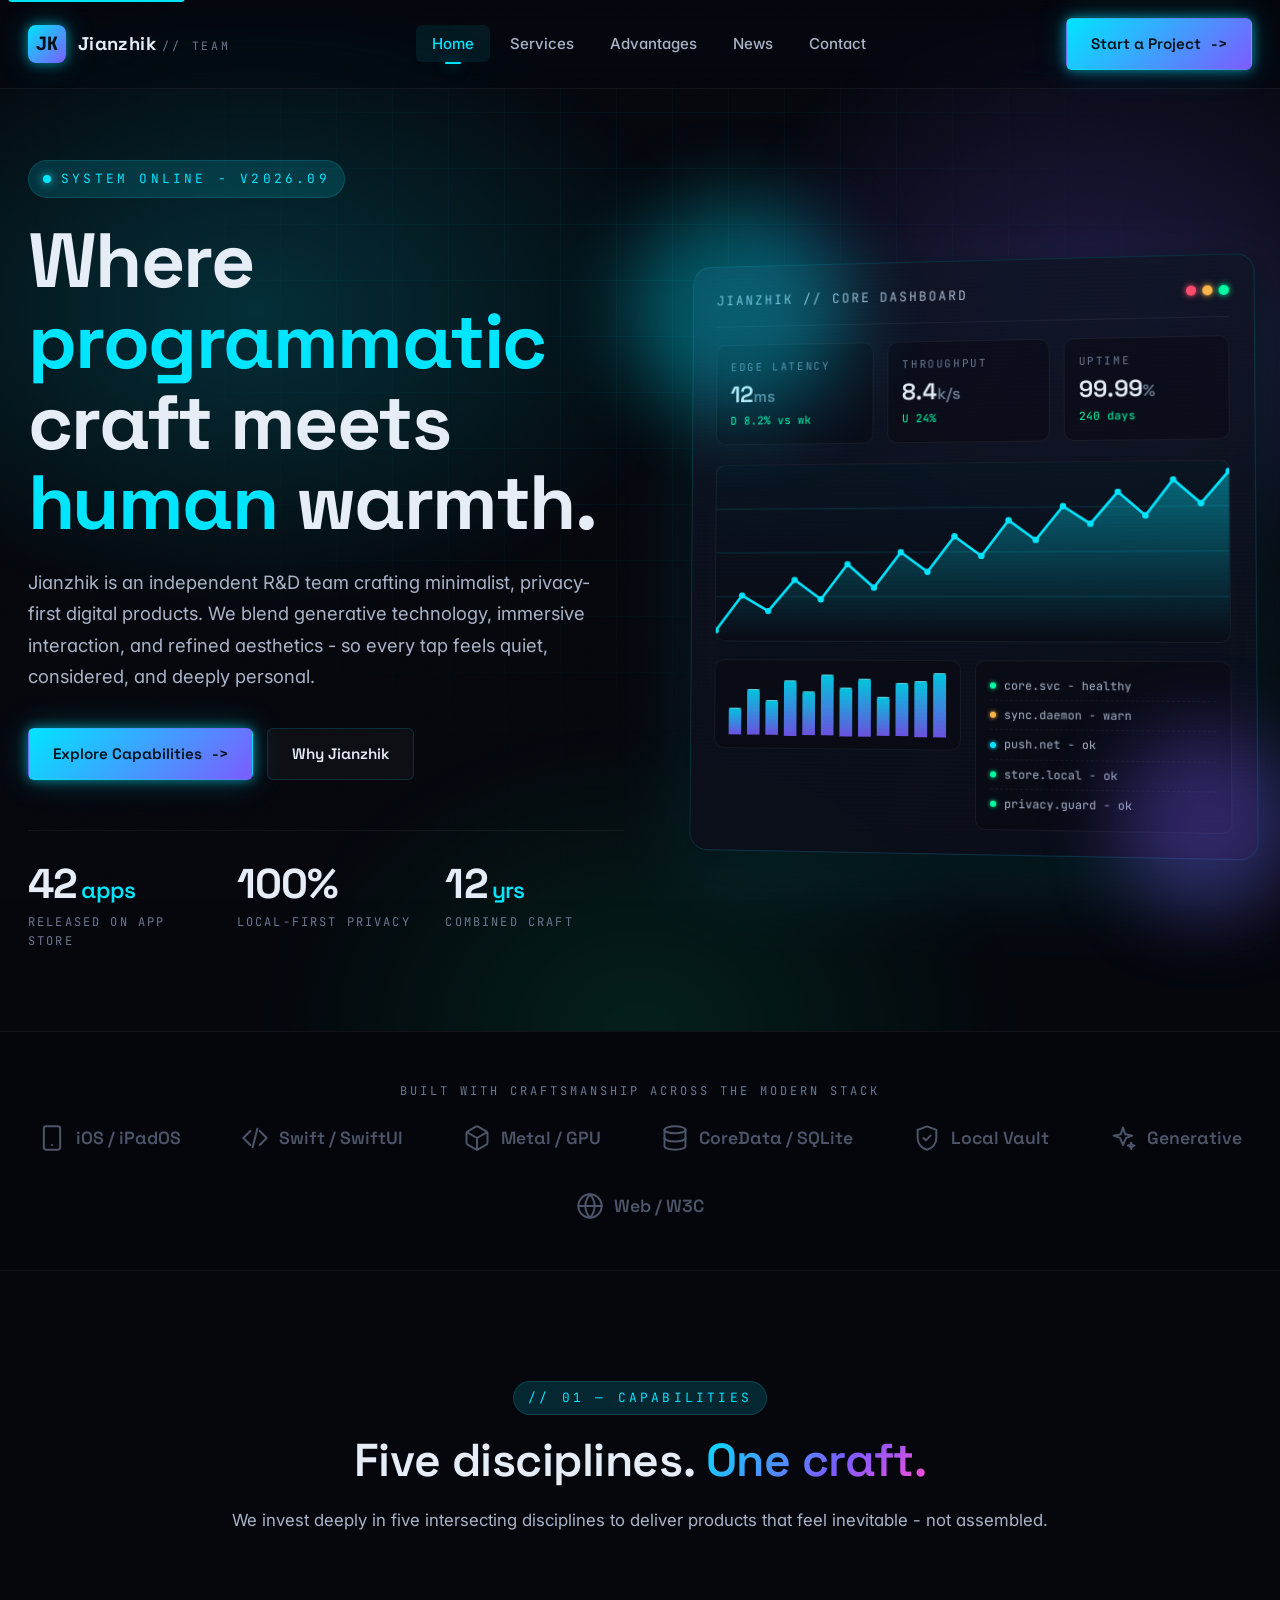
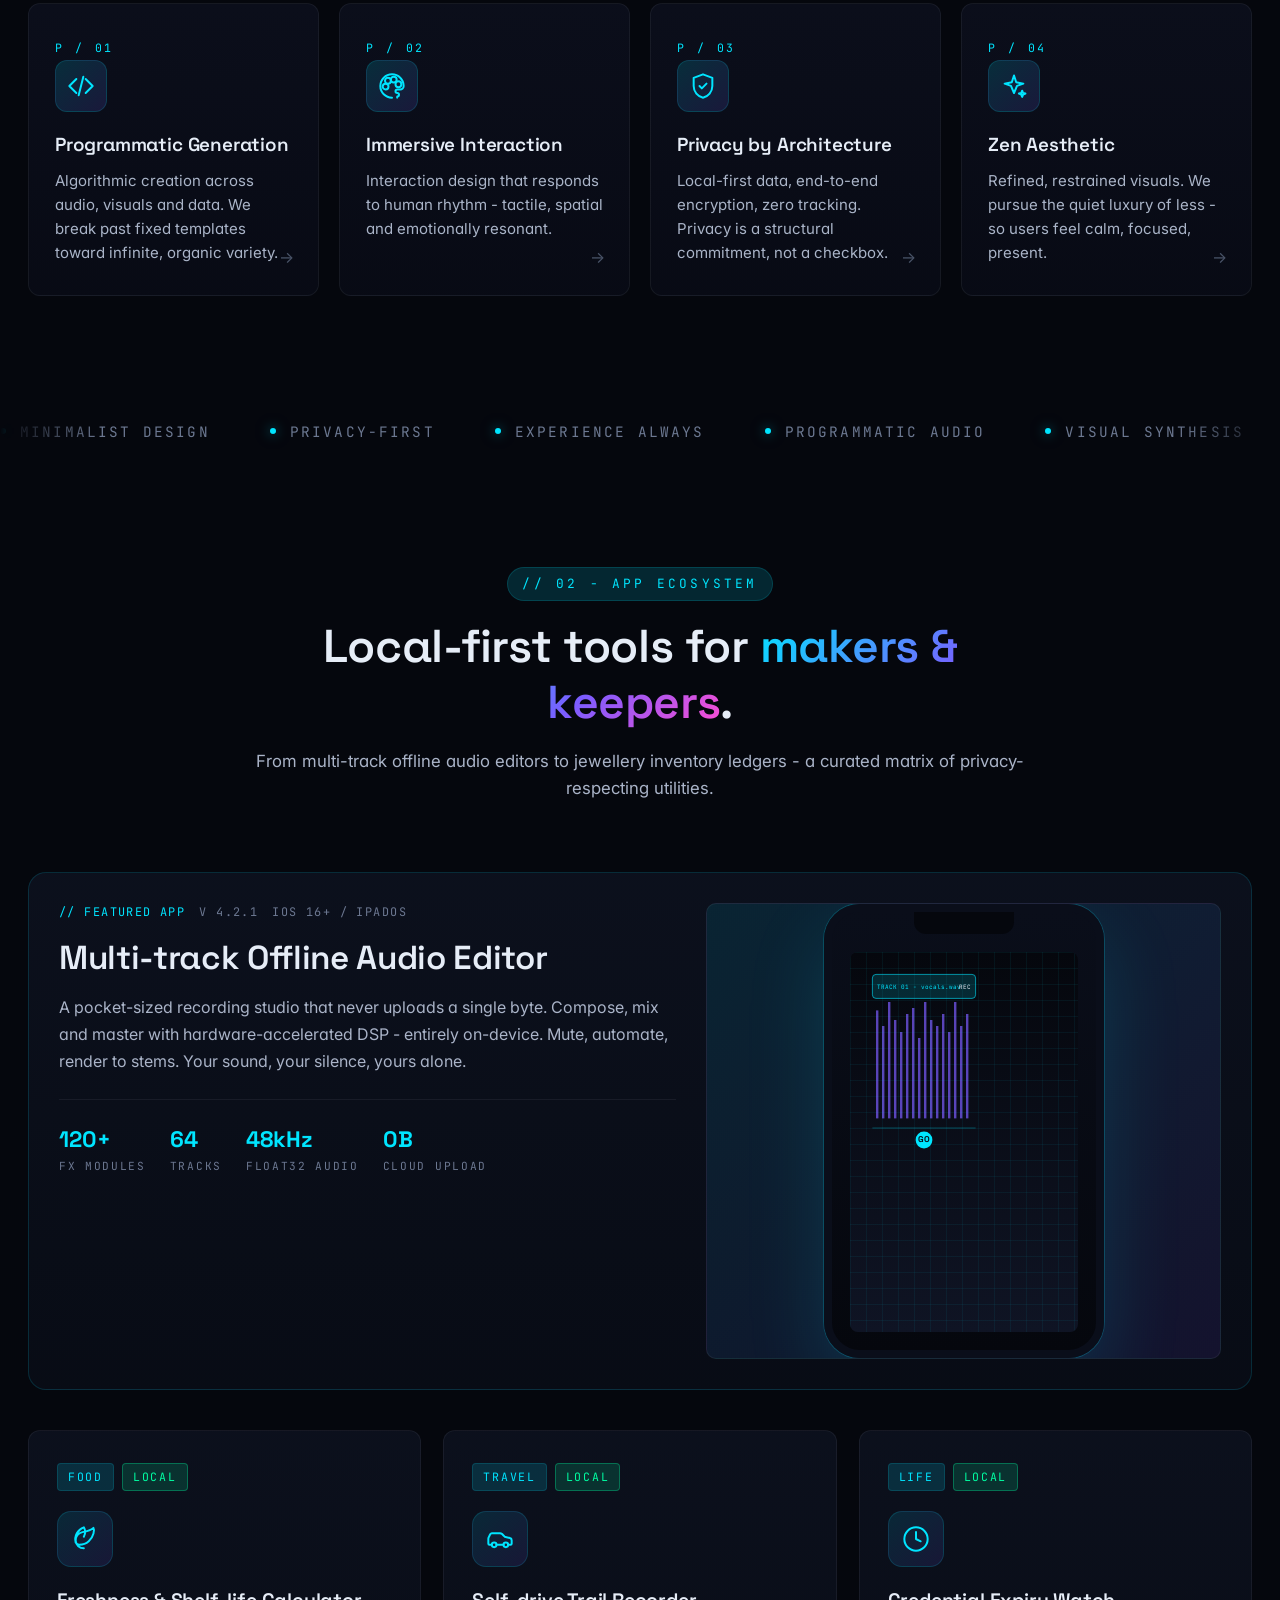
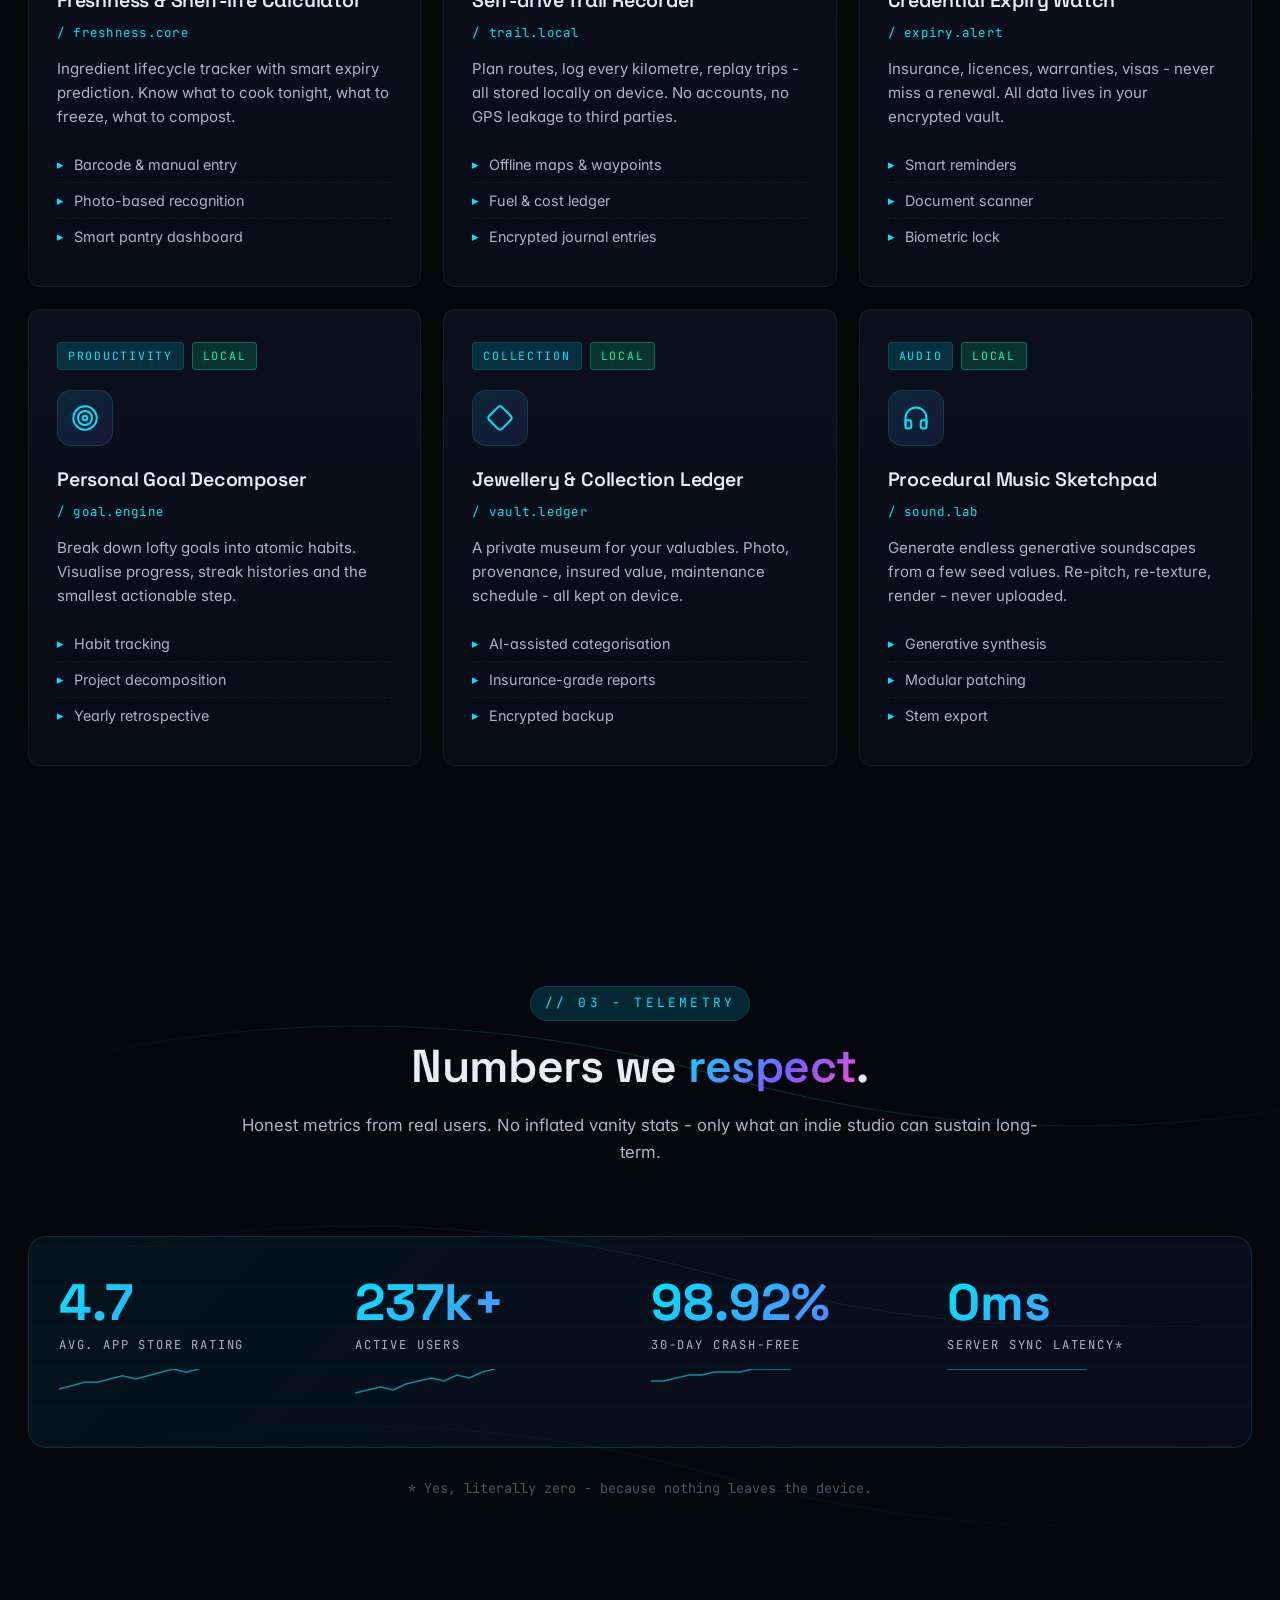
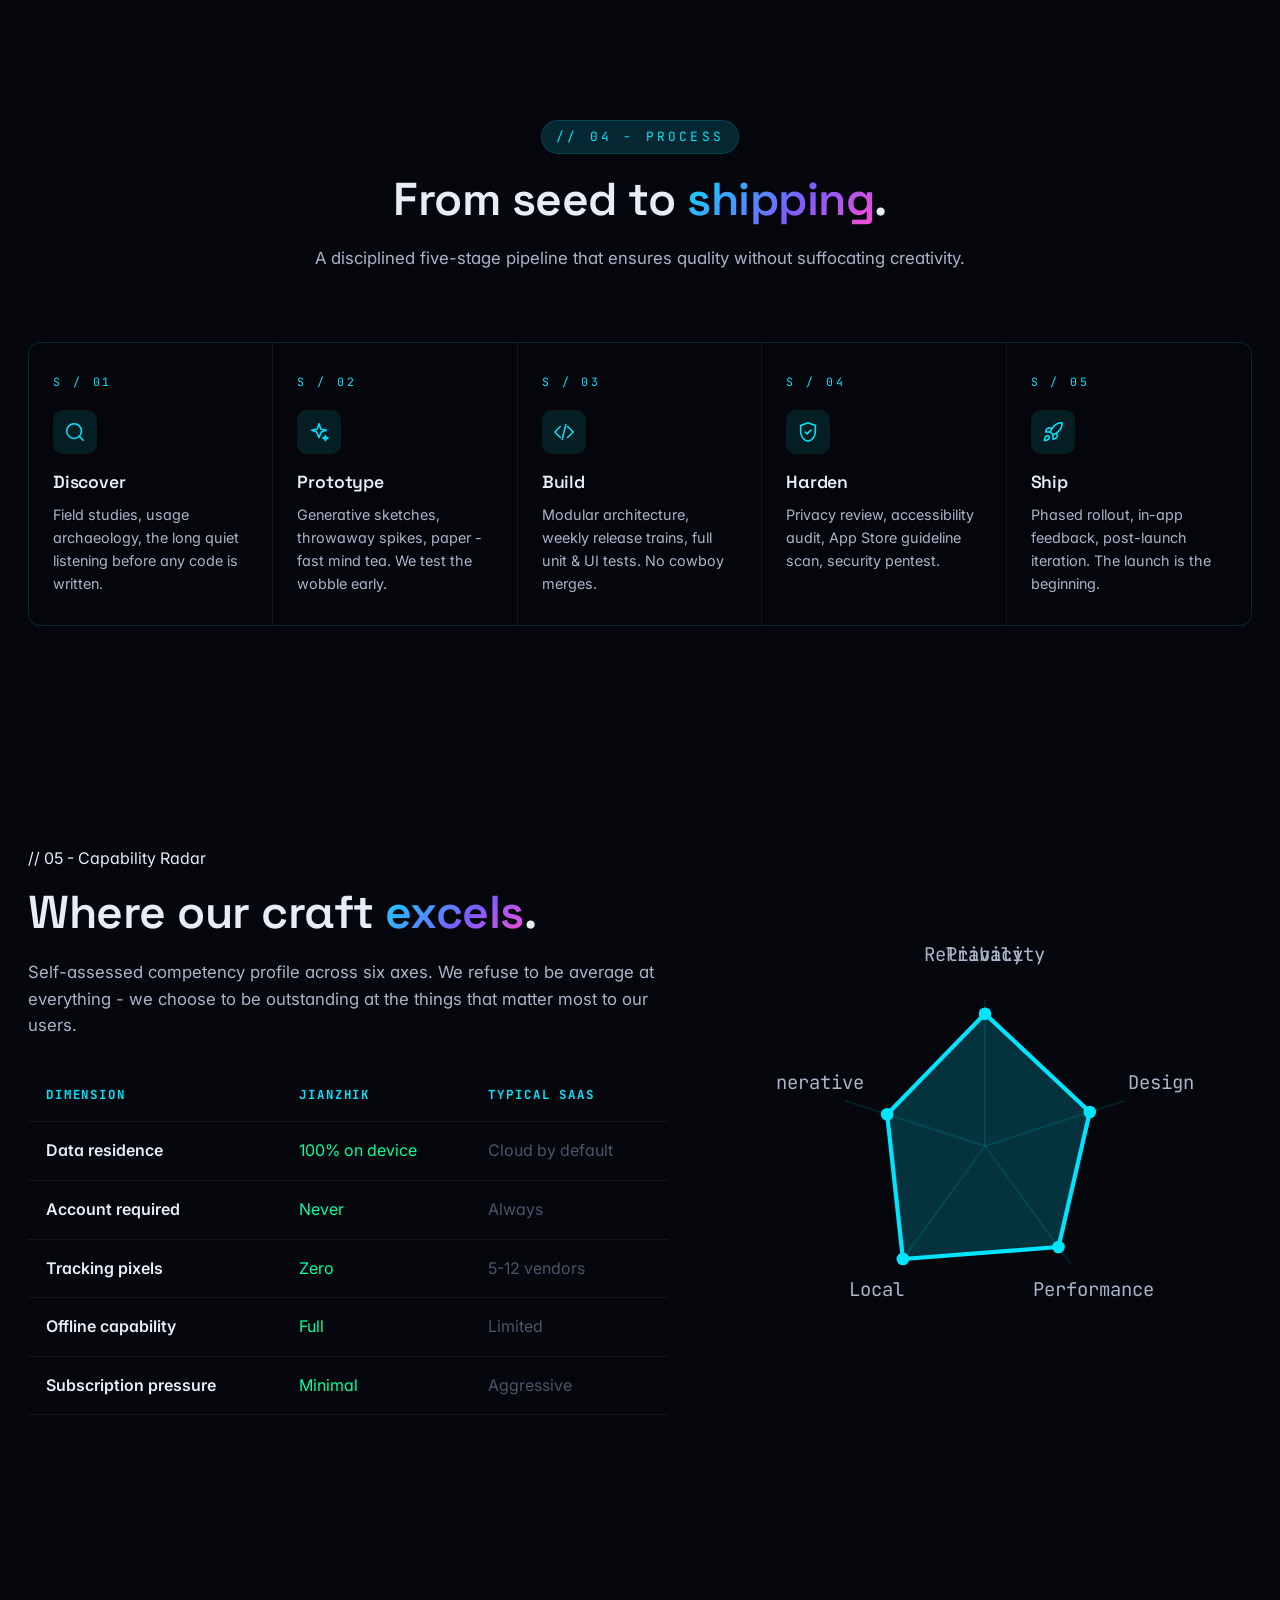
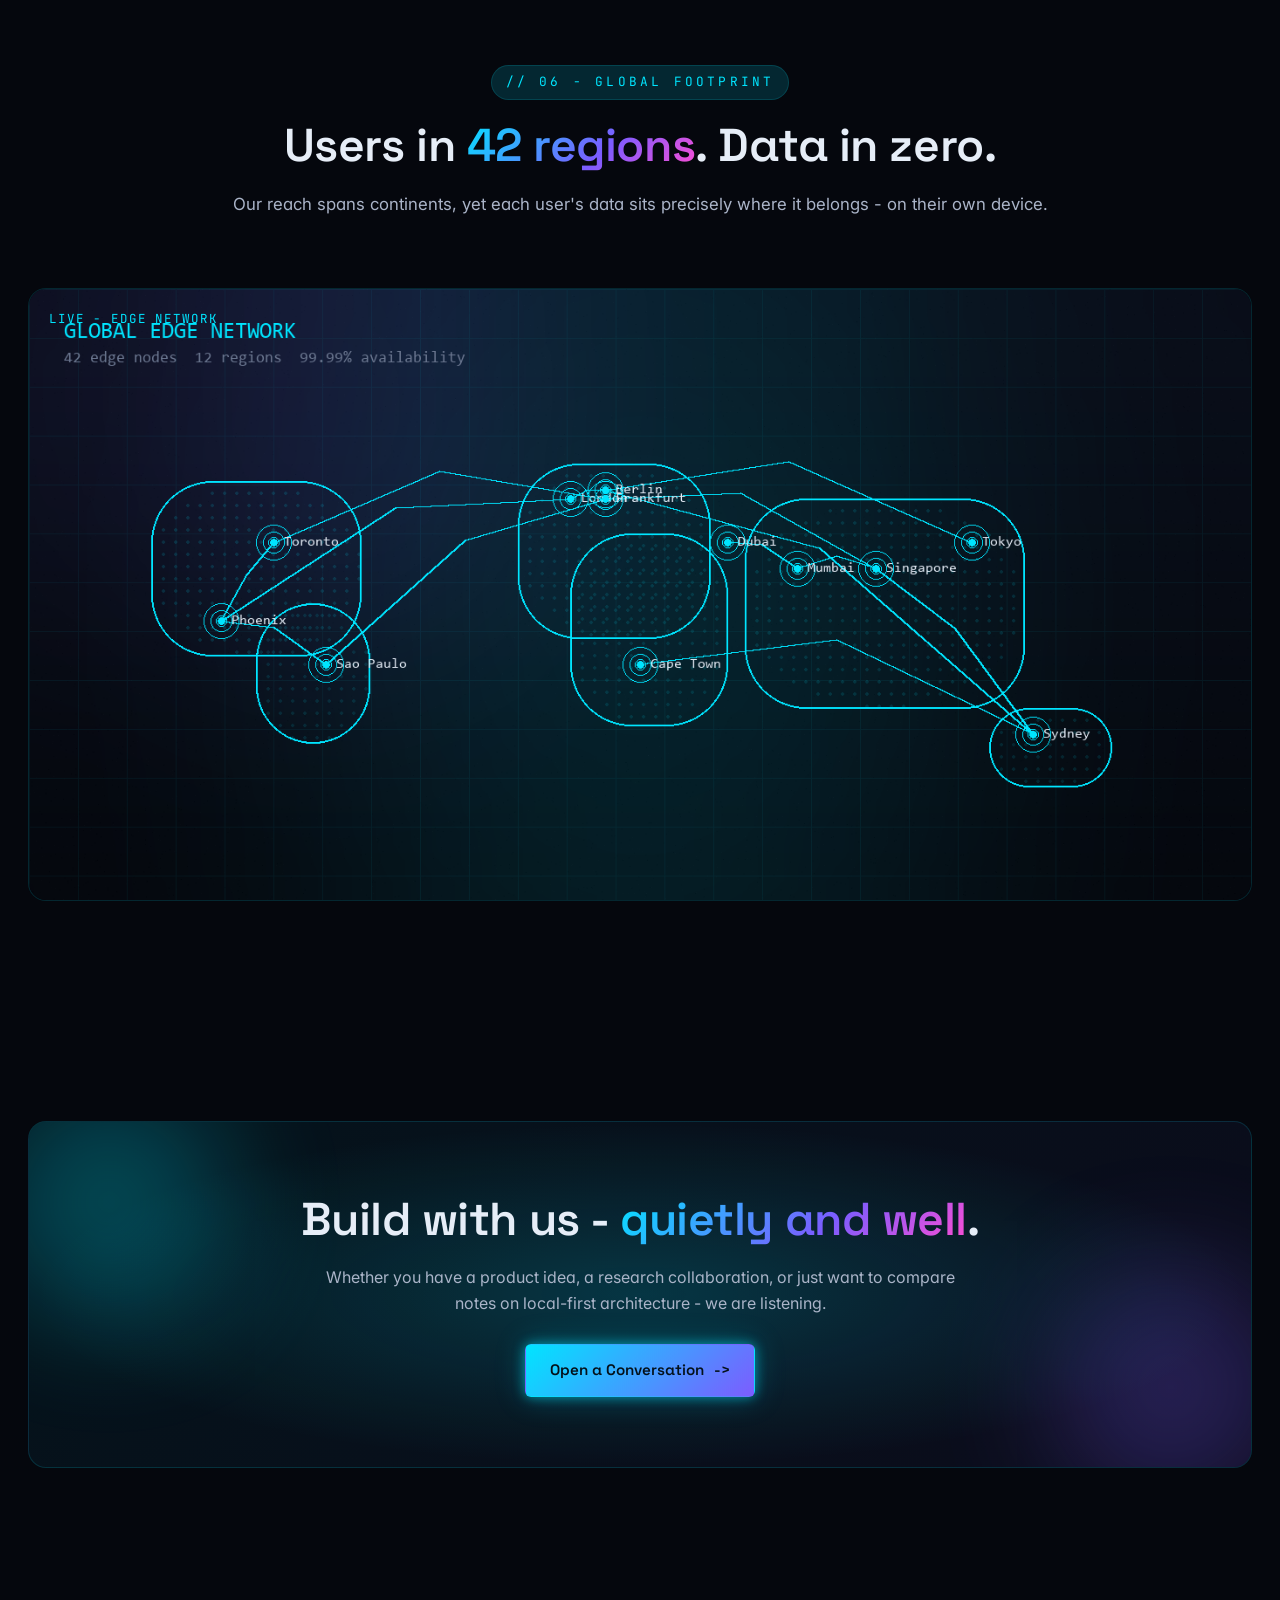
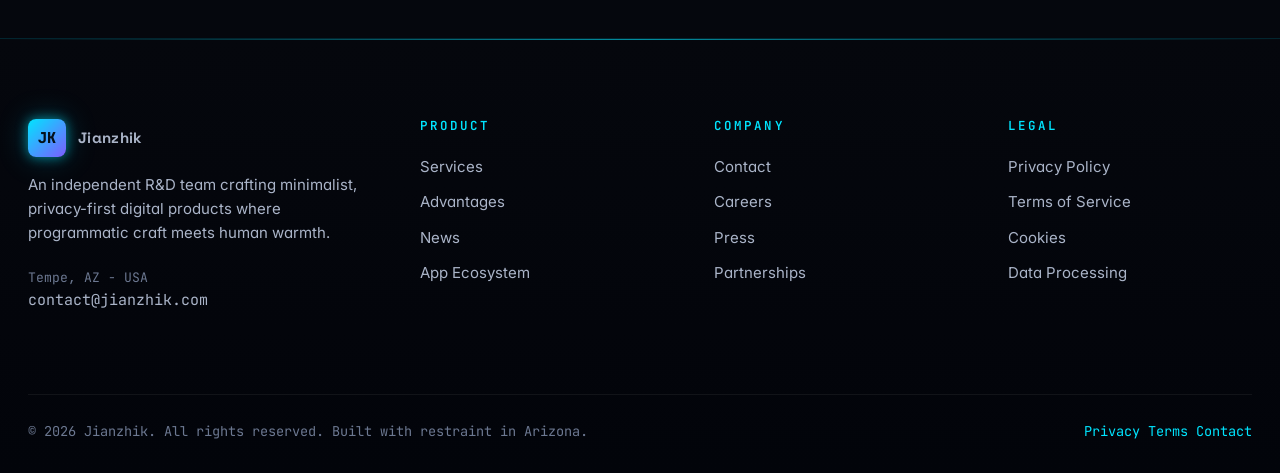
<file: index.html>
<!DOCTYPE html>
<html lang="en">
<head>
  <meta charset="UTF-8">
  <meta name="viewport" content="width=device-width, initial-scale=1.0, viewport-fit=cover">
  <meta http-equiv="X-UA-Compatible" content="IE=edge">
  <title>Jianzhik — Programmatic · Privacy · Craft | Independent R&amp;D Team</title>
  <meta name="description" content="Jianzhik is an independent research-driven team crafting minimalist, privacy-first digital products. We blend programmatic generation, immersive interaction and human warmth.">
  <meta name="keywords" content="jianzhik, jianzhik.com, indie dev team, programmatic generation, privacy-first apps, iOS apps, design studio, minimalist UX, App Store studio">
  <meta name="author" content="Jianzhik">
  <meta name="robots" content="index, follow, max-snippet:-1, max-image-preview:large, max-video-preview:-1">
  <meta name="theme-color" content="#05070d">
  <meta name="rating" content="general">
  <meta name="distribution" content="global">
  <meta name="revisit-after" content="7 days">
  <meta name="language" content="en">
  <meta name="geo.region" content="US-AZ">
  <meta name="geo.placename" content="Arizona State University Sky Song Innovation Campus">

  <link rel="canonical" href="https://jianzhik.com/">
  <link rel="alternate" hreflang="en" href="https://jianzhik.com/">
  <link rel="alternate" hreflang="x-default" href="https://jianzhik.com/">

  <meta property="og:type" content="website">
  <meta property="og:site_name" content="Jianzhik">
  <meta property="og:title" content="Jianzhik — Programmatic · Privacy · Craft">
  <meta property="og:description" content="An independent R&D team crafting minimalist, privacy-first digital products where programmatic generation meets human warmth.">
  <meta property="og:url" content="https://jianzhik.com/">
  <meta property="og:image" content="https://jianzhik.com/images/og/og-default.png">
  <meta property="og:image:width" content="1200">
  <meta property="og:image:height" content="630">
  <meta property="og:locale" content="en_US">

  <meta name="twitter:card" content="summary_large_image">
  <meta name="twitter:title" content="Jianzhik — Programmatic · Privacy · Craft">
  <meta name="twitter:description" content="An independent R&D team crafting minimalist, privacy-first digital products.">
  <meta name="twitter:image" content="https://jianzhik.com/images/og/og-default.png">

  <link rel="icon" type="image/svg+xml" href="images/icons/logo-mark.svg">
  <link rel="apple-touch-icon" href="images/icons/logo-mark.svg">

  <link rel="preconnect" href="https://fonts.googleapis.com">
  <link rel="preconnect" href="https://fonts.gstatic.com" crossorigin>
  <link href="https://fonts.googleapis.com/css2?family=Inter:wght@400;500;600;700&family=JetBrains+Mono:wght@400;500;600&family=Space+Grotesk:wght@500;600;700&display=swap" rel="stylesheet">

  <link rel="stylesheet" href="css/main.css">
  <link rel="stylesheet" href="css/animations.css">
  <link rel="stylesheet" href="css/pages.css">

  <script type="application/ld+json">
  {
    "@context": "https://schema.org",
    "@type": "Organization",
    "name": "Jianzhik",
    "alternateName": "jianzhik.com",
    "url": "https://jianzhik.com",
    "logo": "https://jianzhik.com/images/logo.svg",
    "description": "An independent research-driven team crafting minimalist, privacy-first digital products with programmatic generation and immersive interaction.",
    "foundingLocation": {
      "@type": "Place",
      "name": "Arizona State University Sky Song Innovation Campus, USA"
    },
    "email": "contact@jianzhik.com",
    "address": {
      "@type": "PostalAddress",
      "addressLocality": "Tempe",
      "addressRegion": "AZ",
      "addressCountry": "US"
    },
    "sameAs": ["https://jianzhik.com"]
  }
  </script>
  <script type="application/ld+json">
  {
    "@context": "https://schema.org",
    "@type": "WebSite",
    "name": "Jianzhik",
    "url": "https://jianzhik.com/",
    "inLanguage": "en-US",
    "potentialAction": {
      "@type": "SearchAction",
      "target": "https://jianzhik.com/news.html?q={search_term_string}",
      "query-input": "required name=search_term_string"
    }
  }
  </script>
  <script type="application/ld+json">
  {
    "@context": "https://schema.org",
    "@type": "BreadcrumbList",
    "itemListElement": [{
      "@type": "ListItem",
      "position": 1,
      "name": "Home",
      "item": "https://jianzhik.com/"
    }]
  }
  </script>
</head>
<body>
<a href="#main" class="skip-link">Skip to main content</a>
<div class="grid-bg"></div>
<div class="bg-noise"></div>
<div class="scroll-progress" aria-hidden="true"></div>
<header class="nav" role="banner">
  <div class="nav-inner">
    <a href="index.html" class="nav-brand" aria-label="Jianzhik home">
      <span class="brand-mark" aria-hidden="true">JK</span>
      <span>Jianzhik<small>// team</small></span>
    </a>
    <nav role="navigation" aria-label="Primary">
      <ul class="nav-links">
        <li><a href="index.html" class="active" aria-current="page">Home</a></li>
        <li><a href="services.html">Services</a></li>
        <li><a href="advantages.html">Advantages</a></li>
        <li><a href="news.html">News</a></li>
        <li><a href="contact.html">Contact</a></li>
      </ul>
    </nav>
    <div class="nav-cta">
      <a href="contact.html" class="btn btn-primary">Start a Project <span class="arrow" aria-hidden="true">-></span></a>
      <button class="nav-mobile-toggle" aria-label="Toggle menu" aria-expanded="false">
        <svg width="22" height="22" viewBox="0 0 24 24" fill="none" stroke="currentColor" stroke-width="2" stroke-linecap="round"><line x1="3" y1="6" x2="21" y2="6"/><line x1="3" y1="12" x2="21" y2="12"/><line x1="3" y1="18" x2="21" y2="18"/></svg>
      </button>
    </div>
  </div>
</header>

<main id="main" role="main">

<!-- ============================ HERO ============================ -->
<section class="hero" aria-labelledby="hero-title">
  <div class="wrap-1400">
    <div class="hero-inner">
      <div class="hero-left">
        <span class="eyebrow"><span class="pulse" aria-hidden="true"></span> System Online - v2026.09</span>
        <h1 id="hero-title">
          Where <span class="accent">programmatic</span> craft meets <span class="accent">human</span> warmth.
        </h1>
        <p class="sub">
          Jianzhik is an independent R&amp;D team crafting minimalist, privacy-first digital products.
          We blend generative technology, immersive interaction, and refined aesthetics - so every tap feels
          quiet, considered, and deeply personal.
        </p>
        <div class="hero-actions">
          <a href="services.html" class="btn btn-primary">Explore Capabilities <span class="arrow" aria-hidden="true">-></span></a>
          <a href="advantages.html" class="btn btn-ghost">Why Jianzhik</a>
        </div>
        <div class="hero-stats" role="list">
          <div class="hero-stat" role="listitem">
            <div class="num"><span data-count="42" data-suffix="">0</span><span class="unit">apps</span></div>
            <div class="label">Released on App Store</div>
          </div>
          <div class="hero-stat" role="listitem">
            <div class="num"><span data-count="100" data-suffix="%">0</span></div>
            <div class="label">Local-first Privacy</div>
          </div>
          <div class="hero-stat" role="listitem">
            <div class="num"><span data-count="12" data-suffix="">0</span><span class="unit">yrs</span></div>
            <div class="label">Combined Craft</div>
          </div>
        </div>
      </div>

      <div class="hero-right" data-tilt>
        <div class="dashboard scanlines" role="img" aria-label="Analytics dashboard showing real-time traffic, system status and key performance indicators">
          <div class="dash-header">
            <span class="title">jianzhik // core dashboard</span>
            <span class="dots" aria-hidden="true"><span></span><span></span><span></span></span>
          </div>
          <div class="dash-metrics">
            <div class="dash-metric">
              <div class="lbl">Edge Latency</div>
              <div class="val">12<span style="font-size:.7em;color:var(--text-3);">ms</span></div>
              <div class="delta up">D 8.2% vs wk</div>
            </div>
            <div class="dash-metric">
              <div class="lbl">Throughput</div>
              <div class="val">8.4<span style="font-size:.7em;color:var(--text-3);">k/s</span></div>
              <div class="delta up">U 24%</div>
            </div>
            <div class="dash-metric">
              <div class="lbl">Uptime</div>
              <div class="val">99.99<span style="font-size:.7em;color:var(--text-3);">%</span></div>
              <div class="delta up">240 days</div>
            </div>
          </div>
          <div class="dash-chart">
            <svg data-line-chart data-points="12,30,22,38,28,46,34,52,42,60,50,68,58,75,66,82,70,88,76,92" preserveAspectRatio="none" viewBox="0 0 400 140" aria-hidden="true"></svg>
          </div>
          <div class="dash-bottom">
            <div class="dash-bars" data-bars="40,68,52,82,65,90,72,85,58,78,82,94" aria-hidden="true"></div>
            <div class="dash-list" aria-hidden="true">
              <div class="dash-list-row"><span class="led"></span> core.svc - healthy</div>
              <div class="dash-list-row"><span class="led w"></span> sync.daemon - warn</div>
              <div class="dash-list-row"><span class="led b"></span> push.net - ok</div>
              <div class="dash-list-row"><span class="led"></span> store.local - ok</div>
              <div class="dash-list-row"><span class="led"></span> privacy.guard - ok</div>
            </div>
          </div>
        </div>
        <div class="orbit-deco" aria-hidden="true"><div class="blob b1"></div><div class="blob b2"></div></div>
      </div>
    </div>
  </div>
</section>

<!-- ============================ TRUSTED BY ============================ -->
<section class="trusted" aria-label="Tools and frameworks we work with">
  <div class="wrap-1400">
    <div class="trusted-label">Built with craftsmanship across the modern stack</div>
    <div class="trusted-grid">
      <div class="trusted-item"><svg width="28" height="28" viewBox="0 0 24 24" fill="none" stroke="currentColor" stroke-width="1.7" stroke-linecap="round" stroke-linejoin="round" aria-hidden="true"><rect x="5" y="2" width="14" height="20" rx="2"/><line x1="12" y1="18" x2="12.01" y2="18"/></svg> iOS / iPadOS</div>
      <div class="trusted-item"><svg width="28" height="28" viewBox="0 0 24 24" fill="none" stroke="currentColor" stroke-width="1.7" stroke-linecap="round" stroke-linejoin="round" aria-hidden="true"><polyline points="16 18 22 12 16 6"/><polyline points="8 6 2 12 8 18"/><line x1="14" x2="10" y1="4" y2="20"/></svg> Swift / SwiftUI</div>
      <div class="trusted-item"><svg width="28" height="28" viewBox="0 0 24 24" fill="none" stroke="currentColor" stroke-width="1.7" stroke-linecap="round" stroke-linejoin="round" aria-hidden="true"><path d="M21 16V8a2 2 0 0 0-1-1.73l-7-4a2 2 0 0 0-2 0l-7 4A2 2 0 0 0 3 8v8a2 2 0 0 0 1 1.73l7 4a2 2 0 0 0 2 0l7-4A2 2 0 0 0 21 16z"/><polyline points="3.27 6.96 12 12.01 20.73 6.96"/><line x1="12" y1="22.08" x2="12" y2="12"/></svg> Metal / GPU</div>
      <div class="trusted-item"><svg width="28" height="28" viewBox="0 0 24 24" fill="none" stroke="currentColor" stroke-width="1.7" stroke-linecap="round" stroke-linejoin="round" aria-hidden="true"><ellipse cx="12" cy="5" rx="9" ry="3"/><path d="M3 5v14a9 3 0 0 0 18 0V5"/><path d="M3 12a9 3 0 0 0 18 0"/></svg> CoreData / SQLite</div>
      <div class="trusted-item"><svg width="28" height="28" viewBox="0 0 24 24" fill="none" stroke="currentColor" stroke-width="1.7" stroke-linecap="round" stroke-linejoin="round" aria-hidden="true"><path d="M12 2 4 5v7c0 5 3.5 9 8 10 4.5-1 8-5 8-10V5l-8-3z"/><path d="m9 12 2 2 4-4"/></svg> Local Vault</div>
      <div class="trusted-item"><svg width="28" height="28" viewBox="0 0 24 24" fill="none" stroke="currentColor" stroke-width="1.7" stroke-linecap="round" stroke-linejoin="round" aria-hidden="true"><path d="M12 3l1.9 5.8L20 10l-5.4 1.9L12 18l-2.6-6.1L4 10l6.1-1.2L12 3z"/><path d="M19 16l.8 2 2 .5-2 .8-.8 2-.8-2-2-.8 2-.5L19 16z"/></svg> Generative</div>
      <div class="trusted-item"><svg width="28" height="28" viewBox="0 0 24 24" fill="none" stroke="currentColor" stroke-width="1.7" stroke-linecap="round" stroke-linejoin="round" aria-hidden="true"><circle cx="12" cy="12" r="10"/><line x1="2" y1="12" x2="22" y2="12"/><path d="M12 2a15.3 15.3 0 0 1 4 10 15.3 15.3 0 0 1-4 10 15.3 15.3 0 0 1-4-10 15.3 15.3 0 0 1 4-10z"/></svg> Web / W3C</div>
    </div>
  </div>
</section>

<!-- ============================ PILLARS / CAPABILITIES ============================ -->
<section id="capabilities" aria-labelledby="cap-title">
  <div class="wrap-1400">
    <div class="section-header">
      <span class="eyebrow">// 01 — Capabilities</span>
      <h2 id="cap-title">Five disciplines. <span class="gradient-text">One craft.</span></h2>
      <p>We invest deeply in five intersecting disciplines to deliver products that feel inevitable - not assembled.</p>
    </div>

    <div class="pillars">
      <article class="pillar reveal">
        <span class="num">P / 01</span>
        <div class="icon-wrap"><svg width="28" height="28" viewBox="0 0 24 24" fill="none" stroke="currentColor" stroke-width="1.7" stroke-linecap="round" stroke-linejoin="round" aria-hidden="true"><polyline points="16 18 22 12 16 6"/><polyline points="8 6 2 12 8 18"/><line x1="14" x2="10" y1="4" y2="20"/></svg></div>
        <h3>Programmatic Generation</h3>
        <p>Algorithmic creation across audio, visuals and data. We break past fixed templates toward infinite, organic variety.</p>
        <span class="arrow" aria-hidden="true">&rarr;</span>
      </article>
      <article class="pillar reveal delay-1">
        <span class="num">P / 02</span>
        <div class="icon-wrap"><svg width="28" height="28" viewBox="0 0 24 24" fill="none" stroke="currentColor" stroke-width="1.7" stroke-linecap="round" stroke-linejoin="round" aria-hidden="true"><circle cx="13.5" cy="6.5" r="2.5"/><circle cx="17.5" cy="10.5" r="2.5"/><circle cx="8.5" cy="7.5" r="2.5"/><circle cx="6.5" cy="12.5" r="2.5"/><path d="M12 22a10 10 0 1 1 10-10c0 1.7-1.4 3-3 3h-2.5a1.5 1.5 0 0 0 0 3 1.5 1.5 0 0 1 0 3 1.5 1.5 0 0 0 0 1"/></svg></div>
        <h3>Immersive Interaction</h3>
        <p>Interaction design that responds to human rhythm - tactile, spatial and emotionally resonant.</p>
        <span class="arrow" aria-hidden="true">&rarr;</span>
      </article>
      <article class="pillar reveal delay-2">
        <span class="num">P / 03</span>
        <div class="icon-wrap"><svg width="28" height="28" viewBox="0 0 24 24" fill="none" stroke="currentColor" stroke-width="1.7" stroke-linecap="round" stroke-linejoin="round" aria-hidden="true"><path d="M12 2 4 5v7c0 5 3.5 9 8 10 4.5-1 8-5 8-10V5l-8-3z"/><path d="m9 12 2 2 4-4"/></svg></div>
        <h3>Privacy by Architecture</h3>
        <p>Local-first data, end-to-end encryption, zero tracking. Privacy is a structural commitment, not a checkbox.</p>
        <span class="arrow" aria-hidden="true">&rarr;</span>
      </article>
      <article class="pillar reveal delay-3">
        <span class="num">P / 04</span>
        <div class="icon-wrap"><svg width="28" height="28" viewBox="0 0 24 24" fill="none" stroke="currentColor" stroke-width="1.7" stroke-linecap="round" stroke-linejoin="round" aria-hidden="true"><path d="M12 3l1.9 5.8L20 10l-5.4 1.9L12 18l-2.6-6.1L4 10l6.1-1.2L12 3z"/><path d="M19 16l.8 2 2 .5-2 .8-.8 2-.8-2-2-.8 2-.5L19 16z"/></svg></div>
        <h3>Zen Aesthetic</h3>
        <p>Refined, restrained visuals. We pursue the quiet luxury of less - so users feel calm, focused, present.</p>
        <span class="arrow" aria-hidden="true">&rarr;</span>
      </article>
    </div>
  </div>
</section>

<!-- ============================ MARQUEE ============================ -->
<div class="marquee" aria-hidden="true">
  <div class="marquee-track">
    <span class="marquee-item"><span class="dot"></span>Minimalist Design</span>
    <span class="marquee-item"><span class="dot"></span>Privacy-First</span>
    <span class="marquee-item"><span class="dot"></span>Experience Always</span>
    <span class="marquee-item"><span class="dot"></span>Programmatic Audio</span>
    <span class="marquee-item"><span class="dot"></span>Visual Synthesis</span>
    <span class="marquee-item"><span class="dot"></span>Local Vault</span>
    <span class="marquee-item"><span class="dot"></span>Zero Cloud Tracking</span>
    <span class="marquee-item"><span class="dot"></span>Crafted in Any Layer</span>
    <span class="marquee-item"><span class="dot"></span>Minimalist Design</span>
    <span class="marquee-item"><span class="dot"></span>Privacy-First</span>
    <span class="marquee-item"><span class="dot"></span>Experience Always</span>
    <span class="marquee-item"><span class="dot"></span>Programmatic Audio</span>
    <span class="marquee-item"><span class="dot"></span>Visual Synthesis</span>
    <span class="marquee-item"><span class="dot"></span>Local Vault</span>
    <span class="marquee-item"><span class="dot"></span>Zero Cloud Tracking</span>
    <span class="marquee-item"><span class="dot"></span>Crafted in Any Layer</span>
  </div>
</div>

<!-- ============================ APPS SHOWCASE ============================ -->
<section id="apps" aria-labelledby="apps-title">
  <div class="wrap-1400">
    <div class="section-header">
      <span class="eyebrow">// 02 - App Ecosystem</span>
      <h2 id="apps-title">Local-first tools for <span class="gradient-text">makers &amp; keepers</span>.</h2>
      <p>From multi-track offline audio editors to jewellery inventory ledgers - a curated matrix of privacy-respecting utilities.</p>
    </div>

    <div class="news-feature reveal">
      <div>
        <div class="meta-row">
          <span class="tag-featured">// Featured App</span>
          <span>v 4.2.1</span>
          <span>iOS 16+ / iPadOS</span>
        </div>
        <h2>Multi-track Offline Audio Editor</h2>
        <p>A pocket-sized recording studio that never uploads a single byte. Compose, mix and master with hardware-accelerated DSP - entirely on-device. Mute, automate, render to stems. Your sound, your silence, yours alone.</p>
        <div class="stats-row">
          <div class="item"><div class="v">120+</div><div class="l">FX modules</div></div>
          <div class="item"><div class="v">64</div><div class="l">Tracks</div></div>
          <div class="item"><div class="v">48kHz</div><div class="l">Float32 audio</div></div>
          <div class="item"><div class="v">0B</div><div class="l">Cloud upload</div></div>
        </div>
      </div>
      <div class="visual">
        <div class="phone-mock">
          <div class="notch"></div>
          <div class="screen">
            <svg viewBox="0 0 200 320" xmlns="http://www.w3.org/2000/svg" aria-hidden="true">
              <rect x="14" y="14" width="172" height="40" rx="6" fill="rgba(0,229,255,.15)" stroke="#00e5ff" stroke-width="1"/>
              <text x="22" y="38" fill="#00e5ff" font-family="JetBrains Mono, monospace" font-size="10">TRACK 01 - vocals.wav</text>
              <text x="158" y="38" fill="#e6edf7" font-family="JetBrains Mono, monospace" font-size="10">REC</text>
              <g fill="#7c5cff" opacity=".7">
                <rect x="20" y="74" width="4" height="180"/>
                <rect x="30" y="100" width="4" height="154"/>
                <rect x="40" y="60" width="4" height="194"/>
                <rect x="50" y="90" width="4" height="164"/>
                <rect x="60" y="110" width="4" height="144"/>
                <rect x="70" y="80" width="4" height="174"/>
                <rect x="80" y="70" width="4" height="184"/>
                <rect x="90" y="120" width="4" height="134"/>
                <rect x="100" y="60" width="4" height="194"/>
                <rect x="110" y="90" width="4" height="164"/>
                <rect x="120" y="100" width="4" height="154"/>
                <rect x="130" y="80" width="4" height="174"/>
                <rect x="140" y="110" width="4" height="144"/>
                <rect x="150" y="60" width="4" height="194"/>
                <rect x="160" y="100" width="4" height="154"/>
                <rect x="170" y="80" width="4" height="174"/>
              </g>
              <line x1="14" y1="270" x2="186" y2="270" stroke="#00e5ff" stroke-width="1" opacity=".5"/>
              <circle cx="100" cy="290" r="14" fill="#00e5ff"/>
              <text x="100" y="294" text-anchor="middle" fill="#04111a" font-family="Space Grotesk" font-size="14" font-weight="700">GO</text>
            </svg>
          </div>
        </div>
      </div>
    </div>

    <div class="service-grid" style="margin-top:30px;">
      <article class="service reveal">
        <div class="tag-row"><span class="tag">FOOD</span><span class="tag green">LOCAL</span></div>
        <div class="icon-wrap"><svg width="28" height="28" viewBox="0 0 24 24" fill="none" stroke="currentColor" stroke-width="1.7" stroke-linecap="round" stroke-linejoin="round" aria-hidden="true"><path d="M11 20A7 7 0 0 1 9.8 6.1C15.5 5 17 4.48 19.2 2.5c1 1.5.5 7.5-4 11.5C12.5 16.5 10 17 7 17a4 4 0 0 1-3-2 11 11 0 0 1 7-13 8 8 0 0 1 0 8"/></svg></div>
        <h3>Freshness &amp; Shelf-life Calculator</h3>
        <div class="sub">/ freshness.core</div>
        <p>Ingredient lifecycle tracker with smart expiry prediction. Know what to cook tonight, what to freeze, what to compost.</p>
        <ul>
          <li>Barcode &amp; manual entry</li>
          <li>Photo-based recognition</li>
          <li>Smart pantry dashboard</li>
        </ul>
      </article>

      <article class="service reveal delay-1">
        <div class="tag-row"><span class="tag">TRAVEL</span><span class="tag green">LOCAL</span></div>
        <div class="icon-wrap"><svg width="28" height="28" viewBox="0 0 24 24" fill="none" stroke="currentColor" stroke-width="1.7" stroke-linecap="round" stroke-linejoin="round" aria-hidden="true"><path d="M19 17h2c.6 0 1-.4 1-1v-3c0-.9-.7-1.7-1.5-1.9C18.7 10.6 16 10 16 10s-1.3-1.4-2.2-2.3c-.5-.4-1.1-.7-1.8-.7H5c-.6 0-1.1.4-1.4.9l-1.4 2.9A3.7 3.7 0 0 0 2 12v4c0 .6.4 1 1 1h2"/><circle cx="7" cy="17" r="2"/><path d="M9 17h6"/><circle cx="17" cy="17" r="2"/></svg></div>
        <h3>Self-drive Trail Recorder</h3>
        <div class="sub">/ trail.local</div>
        <p>Plan routes, log every kilometre, replay trips - all stored locally on device. No accounts, no GPS leakage to third parties.</p>
        <ul>
          <li>Offline maps &amp; waypoints</li>
          <li>Fuel &amp; cost ledger</li>
          <li>Encrypted journal entries</li>
        </ul>
      </article>

      <article class="service reveal delay-2">
        <div class="tag-row"><span class="tag">LIFE</span><span class="tag green">LOCAL</span></div>
        <div class="icon-wrap"><svg width="28" height="28" viewBox="0 0 24 24" fill="none" stroke="currentColor" stroke-width="1.7" stroke-linecap="round" stroke-linejoin="round" aria-hidden="true"><circle cx="12" cy="12" r="10"/><polyline points="12 6 12 12 16 14"/></svg></div>
        <h3>Credential Expiry Watch</h3>
        <div class="sub">/ expiry.alert</div>
        <p>Insurance, licences, warranties, visas - never miss a renewal. All data lives in your encrypted vault.</p>
        <ul>
          <li>Smart reminders</li>
          <li>Document scanner</li>
          <li>Biometric lock</li>
        </ul>
      </article>

      <article class="service reveal">
        <div class="tag-row"><span class="tag">PRODUCTIVITY</span><span class="tag green">LOCAL</span></div>
        <div class="icon-wrap"><svg width="28" height="28" viewBox="0 0 24 24" fill="none" stroke="currentColor" stroke-width="1.7" stroke-linecap="round" stroke-linejoin="round" aria-hidden="true"><circle cx="12" cy="12" r="10"/><circle cx="12" cy="12" r="6"/><circle cx="12" cy="12" r="2"/></svg></div>
        <h3>Personal Goal Decomposer</h3>
        <div class="sub">/ goal.engine</div>
        <p>Break down lofty goals into atomic habits. Visualise progress, streak histories and the smallest actionable step.</p>
        <ul>
          <li>Habit tracking</li>
          <li>Project decomposition</li>
          <li>Yearly retrospective</li>
        </ul>
      </article>

      <article class="service reveal delay-1">
        <div class="tag-row"><span class="tag">COLLECTION</span><span class="tag green">LOCAL</span></div>
        <div class="icon-wrap"><svg width="28" height="28" viewBox="0 0 24 24" fill="none" stroke="currentColor" stroke-width="1.7" stroke-linecap="round" stroke-linejoin="round" aria-hidden="true"><path d="M2.7 10.3a2.41 2.41 0 0 0 0 3.41l7.59 7.59a2.41 2.41 0 0 0 3.41 0l7.59-7.59a2.41 2.41 0 0 0 0-3.41l-7.59-7.59a2.41 2.41 0 0 0-3.41 0Z"/></svg></div>
        <h3>Jewellery &amp; Collection Ledger</h3>
        <div class="sub">/ vault.ledger</div>
        <p>A private museum for your valuables. Photo, provenance, insured value, maintenance schedule - all kept on device.</p>
        <ul>
          <li>AI-assisted categorisation</li>
          <li>Insurance-grade reports</li>
          <li>Encrypted backup</li>
        </ul>
      </article>

      <article class="service reveal delay-2">
        <div class="tag-row"><span class="tag">AUDIO</span><span class="tag green">LOCAL</span></div>
        <div class="icon-wrap"><svg width="28" height="28" viewBox="0 0 24 24" fill="none" stroke="currentColor" stroke-width="1.7" stroke-linecap="round" stroke-linejoin="round" aria-hidden="true"><path d="M3 18v-6a9 9 0 0 1 18 0v6"/><path d="M21 19a2 2 0 0 1-2 2h-1a2 2 0 0 1-2-2v-3a2 2 0 0 1 2-2h3z"/><path d="M3 19a2 2 0 0 0 2 2h1a2 2 0 0 0 2-2v-3a2 2 0 0 0-2-2H3z"/></svg></div>
        <h3>Procedural Music Sketchpad</h3>
        <div class="sub">/ sound.lab</div>
        <p>Generate endless generative soundscapes from a few seed values. Re-pitch, re-texture, render - never uploaded.</p>
        <ul>
          <li>Generative synthesis</li>
          <li>Modular patching</li>
          <li>Stem export</li>
        </ul>
      </article>
    </div>
  </div>
</section>

<!-- ============================ METRICS / DATA VIZ ============================ -->
<section id="metrics" aria-labelledby="metrics-title" style="position:relative;">
  <div style="position:absolute;inset:0;opacity:.6;z-index:0;">
    <svg width="100%" height="100%" xmlns="http://www.w3.org/2000/svg" preserveAspectRatio="none" aria-hidden="true">
      <defs>
        <linearGradient id="ln" x1="0" y1="0" x2="1" y2="0">
          <stop offset="0%" stop-color="#00e5ff" stop-opacity="0"/>
          <stop offset="50%" stop-color="#00e5ff" stop-opacity=".4"/>
          <stop offset="100%" stop-color="#7c5cff" stop-opacity="0"/>
        </linearGradient>
      </defs>
      <g stroke="url(#ln)" fill="none" stroke-width="1">
        <path d="M0 200 Q 360 100 720 200 T 1440 200"/>
        <path d="M0 400 Q 360 300 720 400 T 1440 400" opacity=".5"/>
        <path d="M0 600 Q 360 500 720 600 T 1440 600" opacity=".3"/>
      </g>
    </svg>
  </div>
  <div class="wrap-1400" style="position:relative;z-index:1;">
    <div class="section-header">
      <span class="eyebrow">// 03 - Telemetry</span>
      <h2 id="metrics-title">Numbers we <span class="gradient-text">respect</span>.</h2>
      <p>Honest metrics from real users. No inflated vanity stats - only what an indie studio can sustain long-term.</p>
    </div>

    <div class="big-stats">
      <div class="big-stat reveal">
        <div class="v" data-count="4.8" data-suffix="">0</div>
        <div class="l">Avg. App Store Rating</div>
        <svg class="spark" data-spark="data-spark" data-spark-values="3,4,5,5,6,7,6,7,8,9,8,9"></svg>
      </div>
      <div class="big-stat reveal delay-1">
        <div class="v"><span data-count="240" data-suffix="k+">0</span></div>
        <div class="l">Active Users</div>
        <svg class="spark" data-spark="data-spark" data-spark-values="2,3,4,3,5,6,7,6,8,7,9,10"></svg>
      </div>
      <div class="big-stat reveal delay-2">
        <div class="v"><span data-count="99.97" data-suffix="%">0</span></div>
        <div class="l">30-day Crash-free</div>
        <svg class="spark" data-spark="data-spark" data-spark-values="6,6,7,8,8,9,9,9,10,10,10,10"></svg>
      </div>
      <div class="big-stat reveal delay-3">
        <div class="v"><span data-count="0" data-suffix="ms">0</span></div>
        <div class="l">Server Sync Latency*</div>
        <svg class="spark" data-spark="data-spark" data-spark-values="1,1,1,1,1,1,1,1,1,1,1,1"></svg>
      </div>
    </div>

    <p style="text-align:center;margin-top:30px;color:var(--text-mute);font-size:.85rem;font-family:var(--ff-mono);">* Yes, literally zero - because nothing leaves the device.</p>
  </div>
</section>

<!-- ============================ PROCESS / PIPELINE ============================ -->
<section aria-labelledby="process-title">
  <div class="wrap-1400">
    <div class="section-header">
      <span class="eyebrow">// 04 - Process</span>
      <h2 id="process-title">From seed to <span class="gradient-text">shipping</span>.</h2>
      <p>A disciplined five-stage pipeline that ensures quality without suffocating creativity.</p>
    </div>

    <div class="pipeline">
      <div class="pipeline-step reveal">
        <div class="step-num">S / 01</div>
        <div class="ic"><svg width="22" height="22" viewBox="0 0 24 24" fill="none" stroke="currentColor" stroke-width="1.7" stroke-linecap="round" stroke-linejoin="round" aria-hidden="true"><circle cx="11" cy="11" r="8"/><path d="m21 21-4.3-4.3"/></svg></div>
        <h4>Discover</h4>
        <p>Field studies, usage archaeology, the long quiet listening before any code is written.</p>
      </div>
      <div class="pipeline-step reveal delay-1">
        <div class="step-num">S / 02</div>
        <div class="ic"><svg width="22" height="22" viewBox="0 0 24 24" fill="none" stroke="currentColor" stroke-width="1.7" stroke-linecap="round" stroke-linejoin="round" aria-hidden="true"><path d="M12 3l1.9 5.8L20 10l-5.4 1.9L12 18l-2.6-6.1L4 10l6.1-1.2L12 3z"/><path d="M19 16l.8 2 2 .5-2 .8-.8 2-.8-2-2-.8 2-.5L19 16z"/></svg></div>
        <h4>Prototype</h4>
        <p>Generative sketches, throwaway spikes, paper - fast mind tea. We test the wobble early.</p>
      </div>
      <div class="pipeline-step reveal delay-2">
        <div class="step-num">S / 03</div>
        <div class="ic"><svg width="22" height="22" viewBox="0 0 24 24" fill="none" stroke="currentColor" stroke-width="1.7" stroke-linecap="round" stroke-linejoin="round" aria-hidden="true"><polyline points="16 18 22 12 16 6"/><polyline points="8 6 2 12 8 18"/><line x1="14" x2="10" y1="4" y2="20"/></svg></div>
        <h4>Build</h4>
        <p>Modular architecture, weekly release trains, full unit &amp; UI tests. No cowboy merges.</p>
      </div>
      <div class="pipeline-step reveal delay-3">
        <div class="step-num">S / 04</div>
        <div class="ic"><svg width="22" height="22" viewBox="0 0 24 24" fill="none" stroke="currentColor" stroke-width="1.7" stroke-linecap="round" stroke-linejoin="round" aria-hidden="true"><path d="M12 2 4 5v7c0 5 3.5 9 8 10 4.5-1 8-5 8-10V5l-8-3z"/><path d="m9 12 2 2 4-4"/></svg></div>
        <h4>Harden</h4>
        <p>Privacy review, accessibility audit, App Store guideline scan, security pentest.</p>
      </div>
      <div class="pipeline-step reveal delay-4">
        <div class="step-num">S / 05</div>
        <div class="ic"><svg width="22" height="22" viewBox="0 0 24 24" fill="none" stroke="currentColor" stroke-width="1.7" stroke-linecap="round" stroke-linejoin="round" aria-hidden="true"><path d="M4.5 16.5c-1.5 1.26-2 5-2 5s3.74-.5 5-2c.71-.84.7-2.13-.09-2.91a2.18 2.18 0 0 0-2.91-.09z"/><path d="m12 15-3-3a22 22 0 0 1 2-3.95A12.88 12.88 0 0 1 22 2c0 2.72-.78 7.5-6 11a22.35 22.35 0 0 1-4 2z"/><path d="M9 12H4s.55-3.03 2-4c1.62-1.08 5 0 5 0"/><path d="M12 15v5s3.03-.55 4-2c1.08-1.62 0-5 0-5"/></svg></div>
        <h4>Ship</h4>
        <p>Phased rollout, in-app feedback, post-launch iteration. The launch is the beginning.</p>
      </div>
    </div>
  </div>
</section>

<!-- ============================ TESTIMONIALS / TECH RADAR ============================ -->
<section aria-labelledby="radar-title">
  <div class="wrap-1400">
    <div style="display:grid;grid-template-columns:1.2fr 1fr;gap:50px;align-items:center;" class="adv-grid">
      <div class="reveal">
        <span class="eyebrow">// 05 - Capability Radar</span>
        <h2 id="radar-title" style="margin-top:14px;">Where our craft <span class="gradient-text">excels</span>.</h2>
        <p style="color:var(--text-2);font-size:1.05rem;margin:18px 0;">
          Self-assessed competency profile across six axes. We refuse to be average at everything -
          we choose to be outstanding at the things that matter most to our users.
        </p>
        <table class="compare-table" aria-label="Comparison of Jianzhik's approach vs typical SaaS">
          <thead>
            <tr><th>Dimension</th><th>Jianzhik</th><th>Typical SaaS</th></tr>
          </thead>
          <tbody>
            <tr><td>Data residence</td><td class="yes">100% on device</td><td class="no">Cloud by default</td></tr>
            <tr><td>Account required</td><td class="yes">Never</td><td class="no">Always</td></tr>
            <tr><td>Tracking pixels</td><td class="yes">Zero</td><td class="no">5-12 vendors</td></tr>
            <tr><td>Offline capability</td><td class="yes">Full</td><td class="no">Limited</td></tr>
            <tr><td>Subscription pressure</td><td class="yes">Minimal</td><td class="no">Aggressive</td></tr>
          </tbody>
        </table>
      </div>
      <div class="reveal-scale delay-2" style="display:grid;place-items:center;">
        <svg data-radar data-radar-values="90,75,85,95,70,80" data-labels="Privacy,Design,Performance,Local,Generative,Reliability" data-max="100" viewBox="0 0 200 200" style="width:100%;max-width:420px;height:auto;" aria-hidden="true"></svg>
      </div>
    </div>
  </div>
</section>

<!-- ============================ WORLD MAP / PRESENCE ============================ -->
<section aria-labelledby="world-title">
  <div class="wrap-1400">
    <div class="section-header">
      <span class="eyebrow">// 06 - Global Footprint</span>
      <h2 id="world-title">Users in <span class="gradient-text">42 regions</span>. Data in zero.</h2>
      <p>Our reach spans continents, yet each user's data sits precisely where it belongs - on their own device.</p>
    </div>
    <div style="border:1px solid var(--border-1);border-radius:var(--radius-3);overflow:hidden;position:relative;background:rgba(5,7,13,.5);">
      <img src="images/world-map.png" alt="World map showing Jianzhik's distribution of active users across the globe" style="width:100%;display:block;">
      <div style="position:absolute;top:20px;left:20px;font-family:var(--ff-mono);font-size:.78rem;color:var(--cyan);text-transform:uppercase;letter-spacing:.15em;">
        LIVE - EDGE NETWORK
      </div>
    </div>
  </div>
</section>

<!-- ============================ FINAL CTA ============================ -->
<section aria-labelledby="cta-title">
  <div class="wrap-1400">
    <div class="cta-banner reveal-scale">
      <h2 id="cta-title">Build with us - <span class="gradient-text">quietly and well</span>.</h2>
      <p>Whether you have a product idea, a research collaboration, or just want to compare notes on local-first architecture - we are listening.</p>
      <a href="contact.html" class="btn btn-primary">Open a Conversation <span class="arrow">-></span></a>
    </div>
  </div>
</section>

</main>

<!-- ============================ FOOTER ============================ -->
<footer class="footer" role="contentinfo">
  <div class="wrap-1400">
    <div class="footer-grid">
      <div class="footer-col footer-brand">
        <a href="index.html" class="nav-brand" aria-label="Jianzhik home">
          <span class="brand-mark" aria-hidden="true">JK</span>
          <span>Jianzhik</span>
        </a>
        <p>An independent R&amp;D team crafting minimalist, privacy-first digital products where programmatic craft meets human warmth.</p>
        <p style="color:var(--text-3);font-family:var(--ff-mono);font-size:.82rem;">
          Tempe, AZ - USA<br>
          <a href="mailto:contact@jianzhik.com">contact@jianzhik.com</a>
        </p>
      </div>
      <div class="footer-col">
        <h5>Product</h5>
        <ul>
          <li><a href="services.html">Services</a></li>
          <li><a href="advantages.html">Advantages</a></li>
          <li><a href="news.html">News</a></li>
          <li><a href="index.html#apps">App Ecosystem</a></li>
        </ul>
      </div>
      <div class="footer-col">
        <h5>Company</h5>
        <ul>
          <li><a href="contact.html">Contact</a></li>
          <li><a href="contact.html#careers">Careers</a></li>
          <li><a href="contact.html#press">Press</a></li>
          <li><a href="contact.html#partnerships">Partnerships</a></li>
        </ul>
      </div>
      <div class="footer-col">
        <h5>Legal</h5>
        <ul>
          <li><a href="privacy-policy.html">Privacy Policy</a></li>
          <li><a href="terms-of-service.html">Terms of Service</a></li>
          <li><a href="privacy-policy.html#cookies">Cookies</a></li>
          <li><a href="privacy-policy.html#dpa">Data Processing</a></li>
        </ul>
      </div>
    </div>
    <div class="footer-bottom">
      <div>&copy; <span data-year>2026</span> Jianzhik. All rights reserved. Built with restraint in Arizona.</div>
      <div class="legal-links">
        <a href="privacy-policy.html">Privacy</a>
        <a href="terms-of-service.html">Terms</a>
        <a href="contact.html">Contact</a>
      </div>
    </div>
  </div>
</footer>

<script src="js/main.js"></script>
<script src="js/particles.js" defer></script>
<script src="js/charts.js" defer></script>
<script src="js/interactions.js" defer></script>
</body>
</html>
</file>
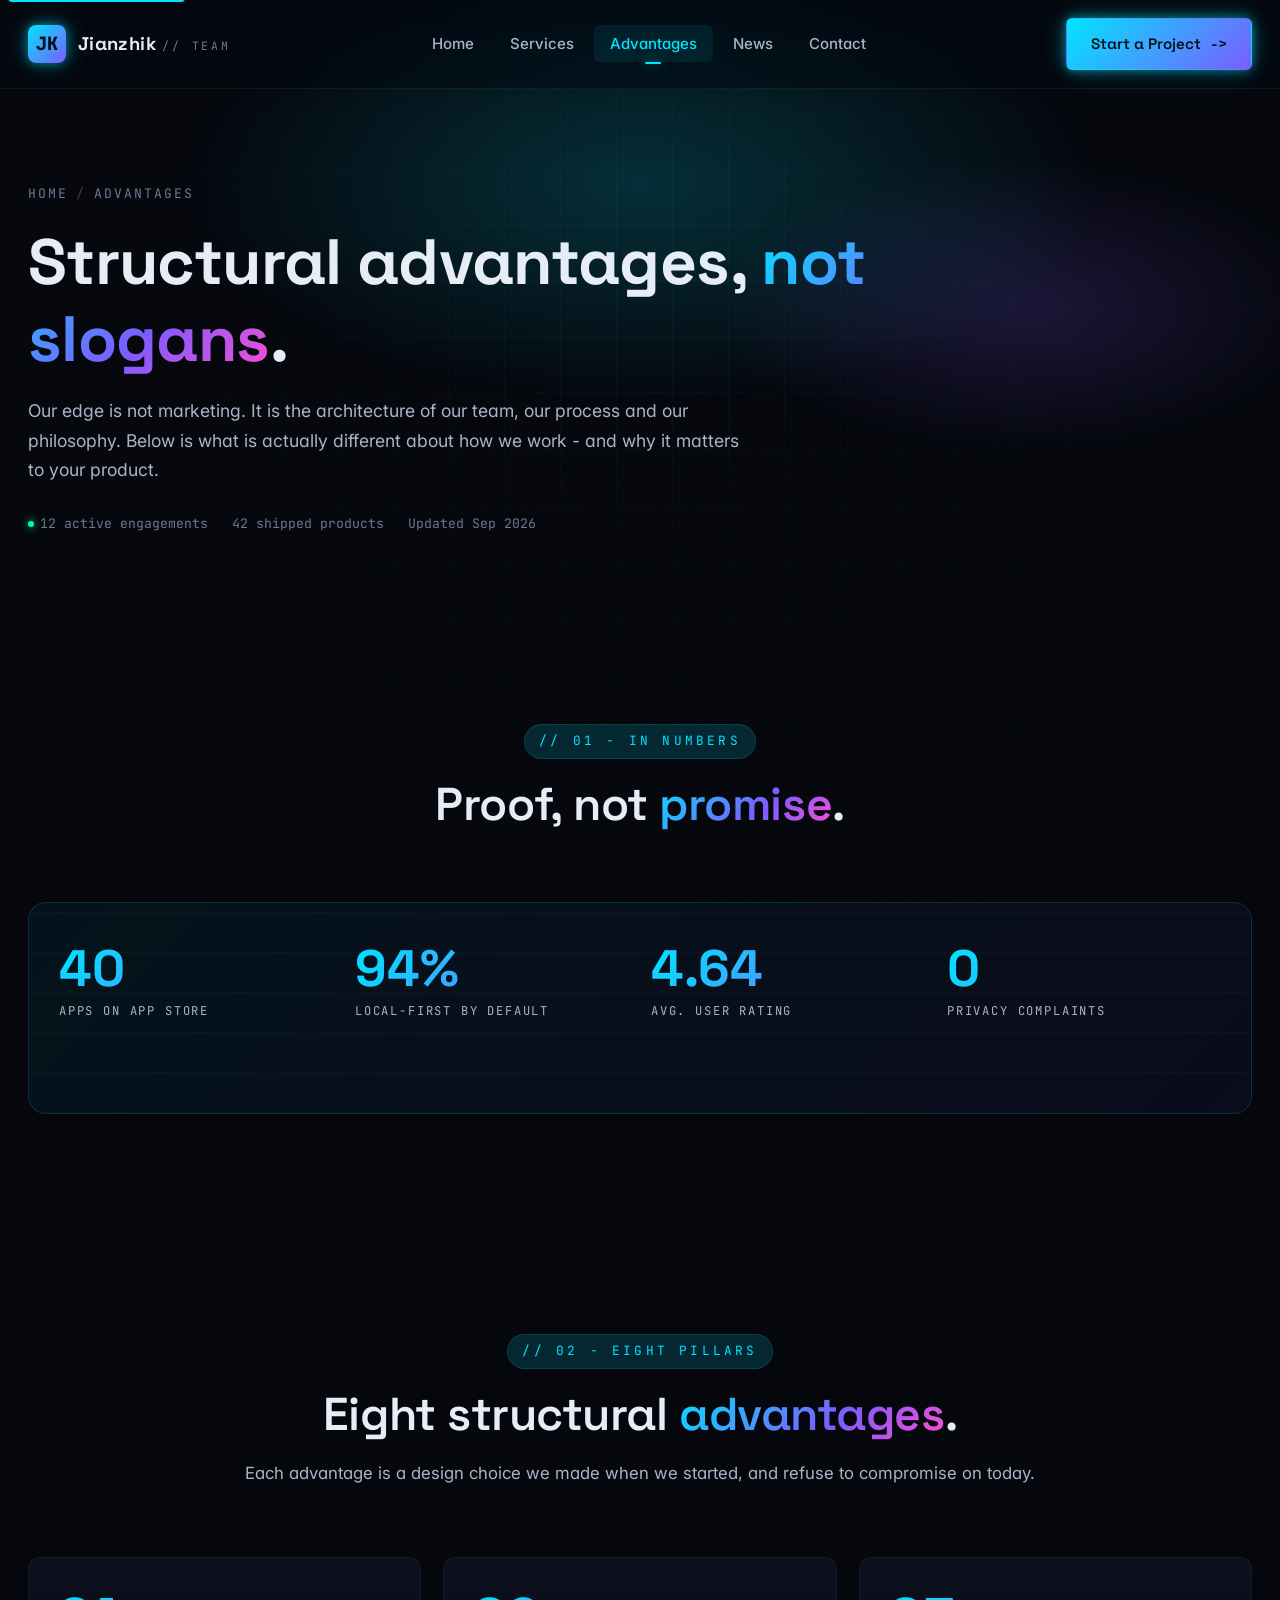
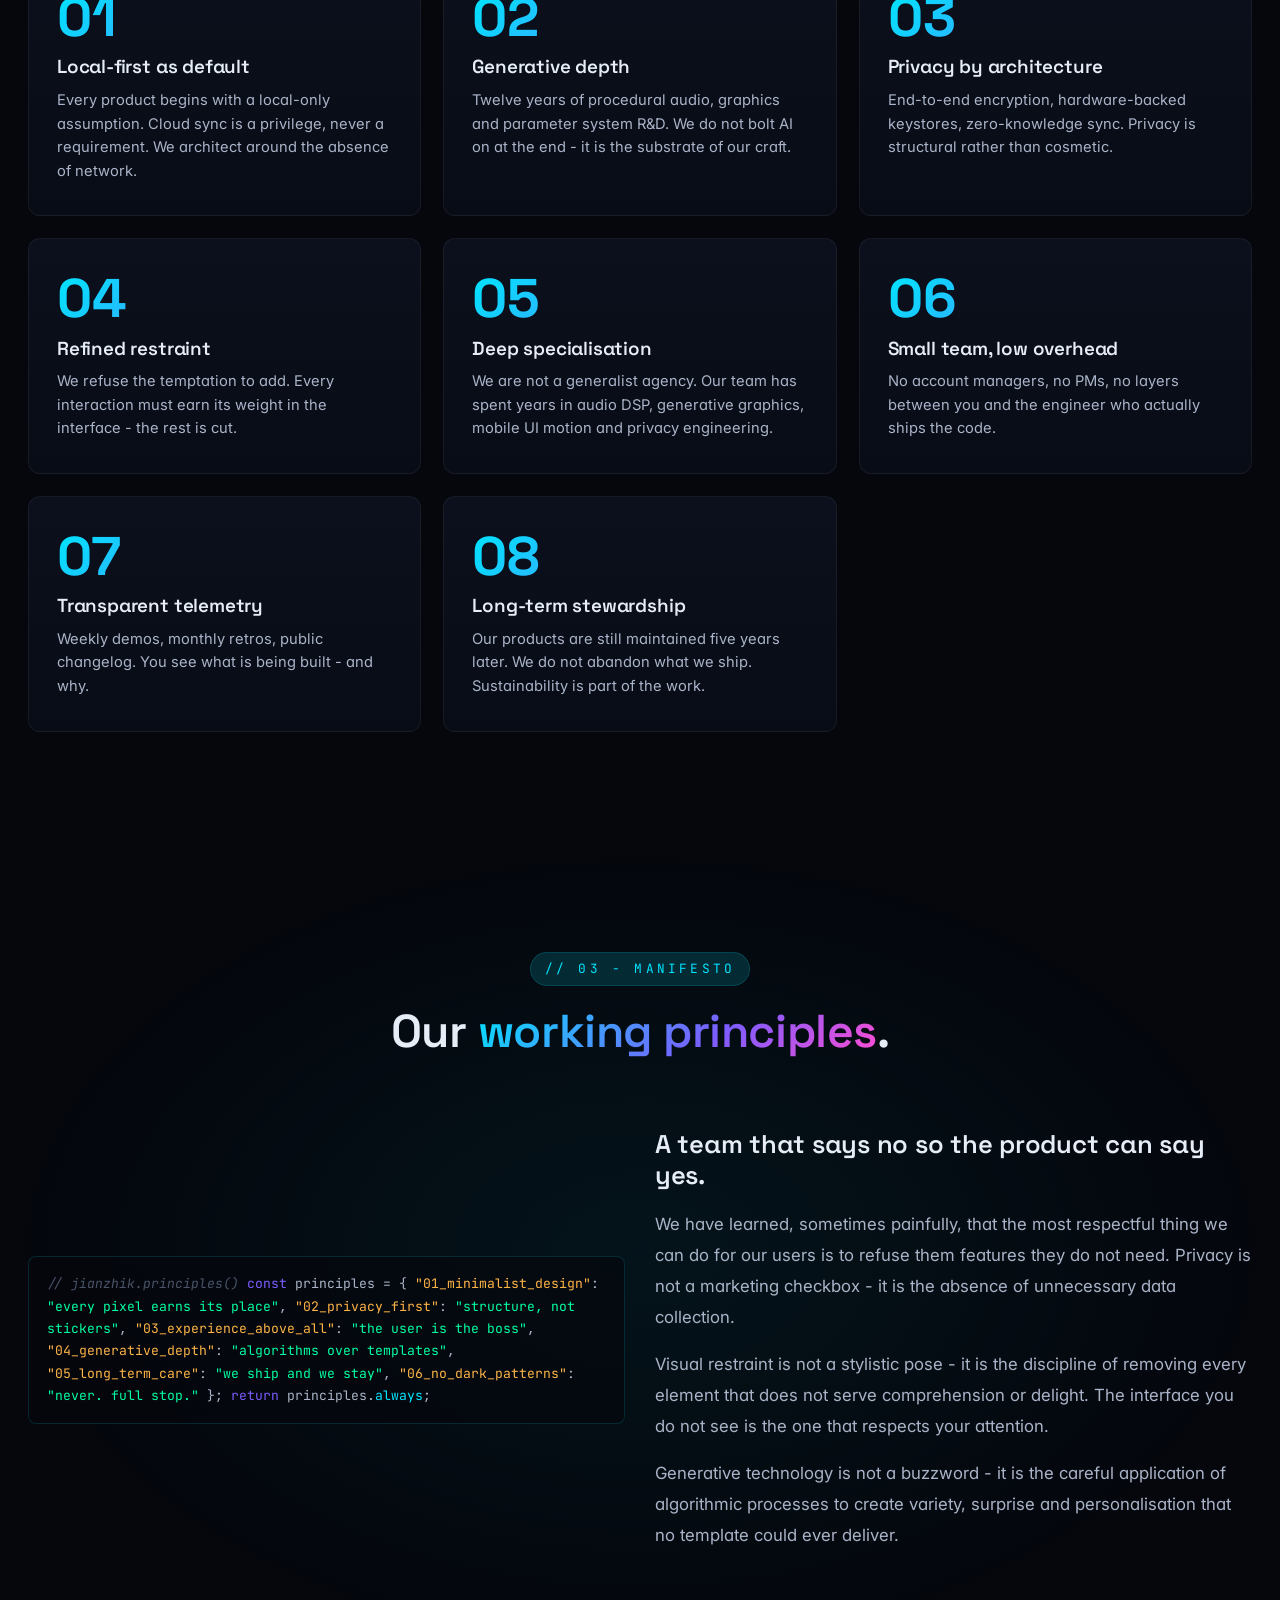
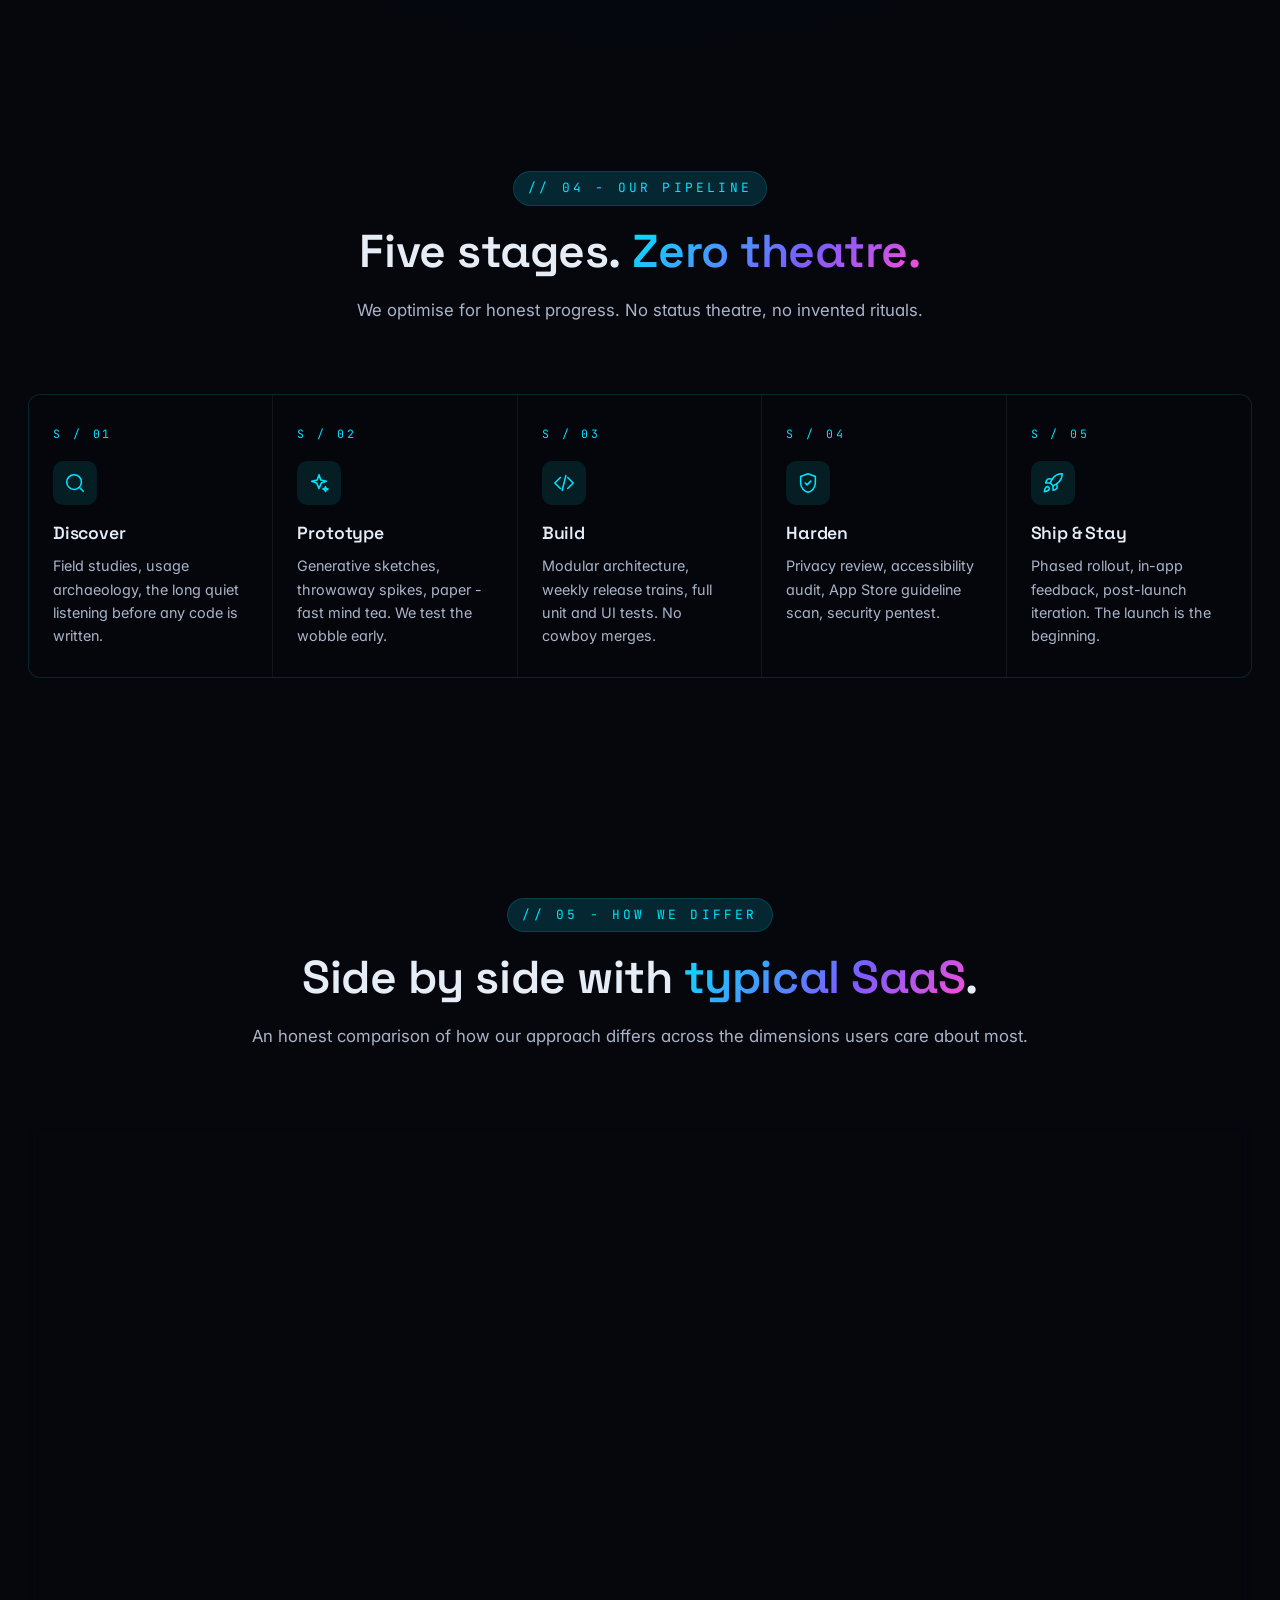
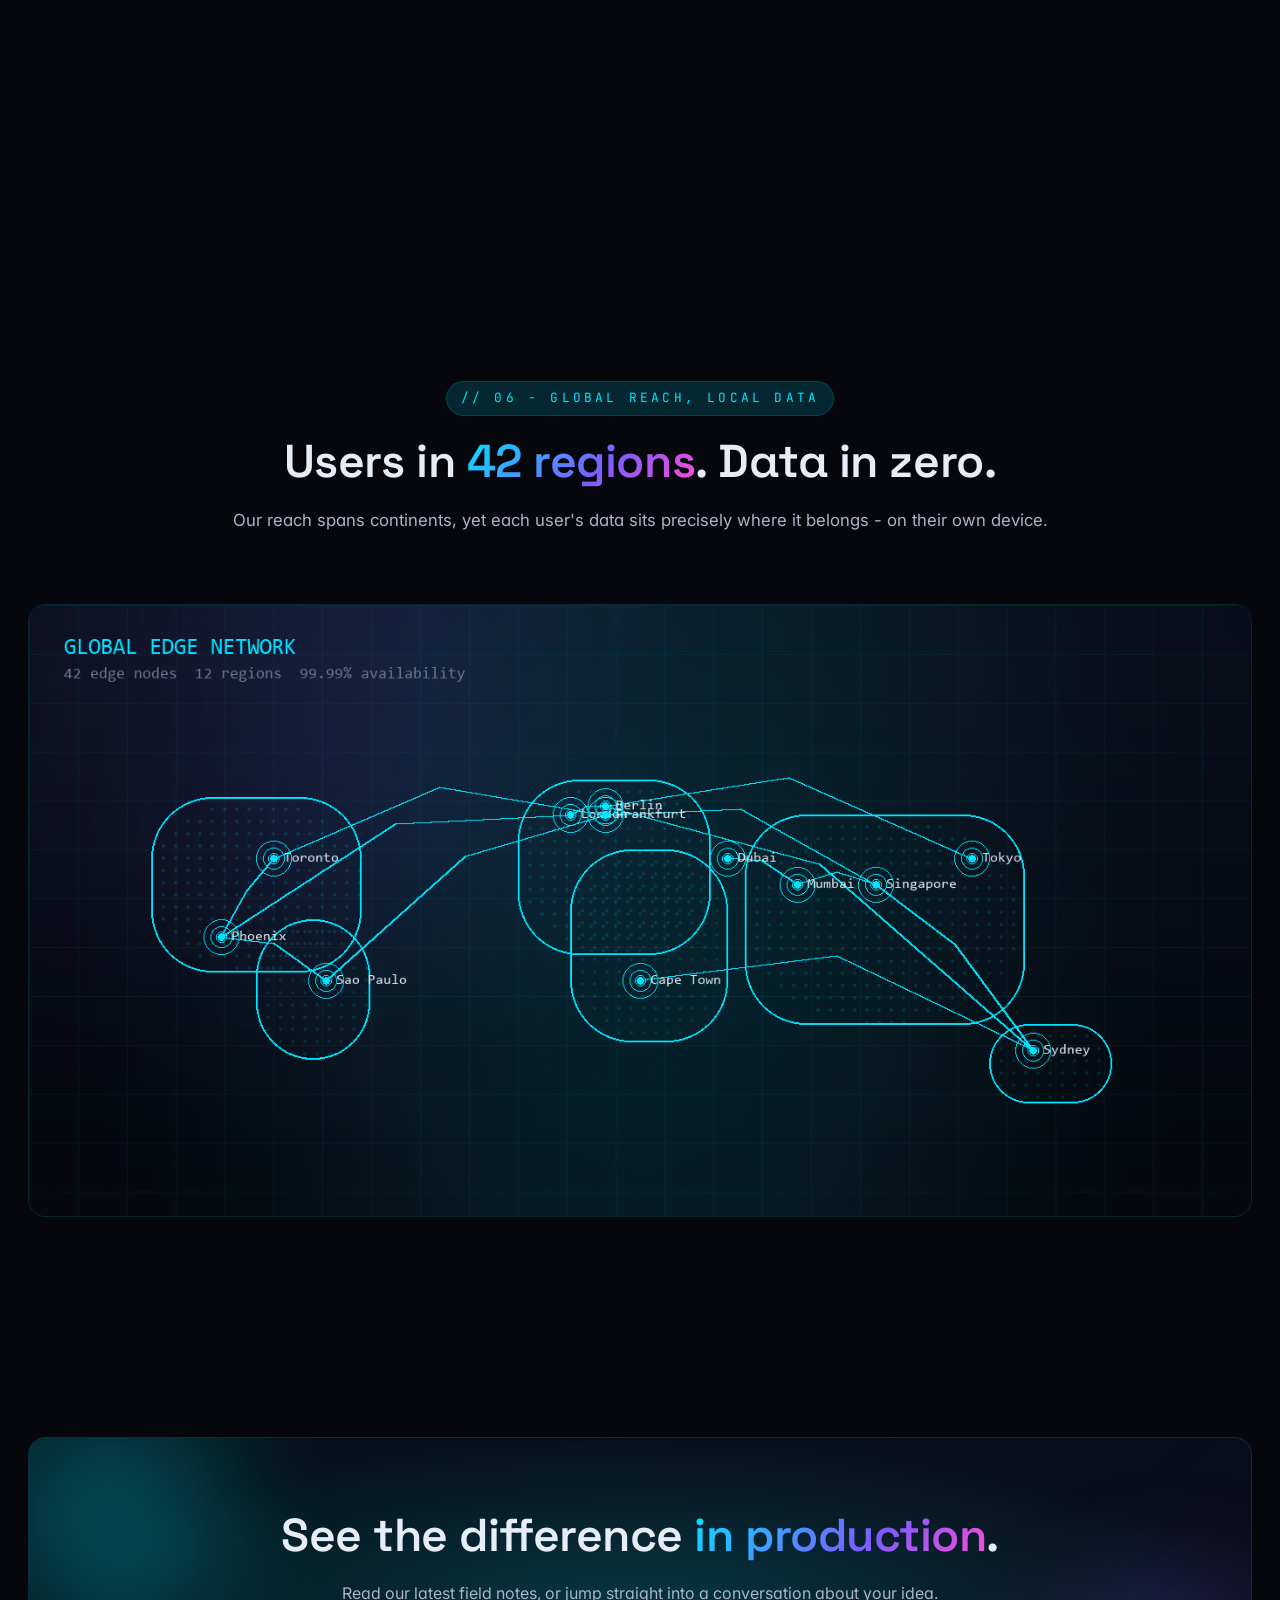
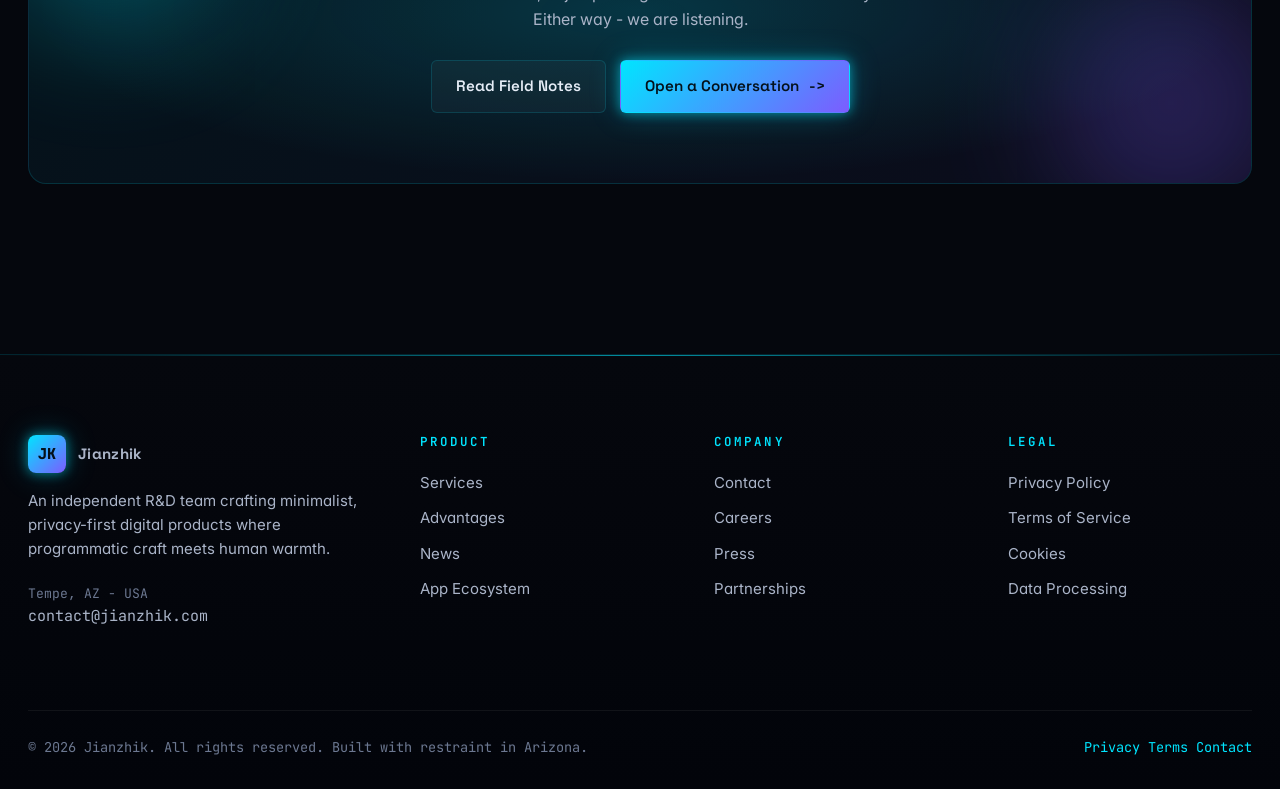
<file: advantages.html>
<!DOCTYPE html>
<html lang="en">
<head>
  <meta charset="UTF-8">
  <meta name="viewport" content="width=device-width, initial-scale=1.0, viewport-fit=cover">
  <meta http-equiv="X-UA-Compatible" content="IE=edge">
  <title>Advantages - Jianzhik | Why teams choose us</title>
  <meta name="description" content="Discover the structural advantages that make Jianzhik a trusted partner for privacy-first product teams - craft, transparency, local-first engineering and human-centred design.">
  <meta name="keywords" content="jianzhik advantages, why jianzhik, indie product studio advantages, local-first engineering, privacy studio benefits">
  <meta name="robots" content="index, follow">
  <meta name="theme-color" content="#05070d">

  <link rel="canonical" href="https://jianzhik.com/advantages.html">
  <link rel="alternate" hreflang="en" href="https://jianzhik.com/advantages.html">

  <meta property="og:type" content="website">
  <meta property="og:title" content="Advantages - Jianzhik">
  <meta property="og:description" content="Discover the structural advantages that make Jianzhik a trusted partner for privacy-first product teams.">
  <meta property="og:url" content="https://jianzhik.com/advantages.html">
  <meta property="og:image" content="https://jianzhik.com/images/og/og-default.png">
  <meta name="twitter:card" content="summary_large_image">
  <meta name="twitter:title" content="Advantages - Jianzhik">
  <meta name="twitter:description" content="Why privacy-first teams choose Jianzhik.">
  <meta name="twitter:image" content="https://jianzhik.com/images/og/og-default.png">

  <link rel="icon" type="image/svg+xml" href="images/icons/logo-mark.svg">
  <link rel="apple-touch-icon" href="images/icons/logo-mark.svg">

  <link rel="preconnect" href="https://fonts.googleapis.com">
  <link rel="preconnect" href="https://fonts.gstatic.com" crossorigin>
  <link href="https://fonts.googleapis.com/css2?family=Inter:wght@400;500;600;700&family=JetBrains+Mono:wght@400;500;600&family=Space+Grotesk:wght@500;600;700&display=swap" rel="stylesheet">

  <link rel="stylesheet" href="css/main.css">
  <link rel="stylesheet" href="css/animations.css">
  <link rel="stylesheet" href="css/pages.css">

  <script type="application/ld+json">
  {
    "@context": "https://schema.org",
    "@type": "WebPage",
    "name": "Advantages - Jianzhik",
    "url": "https://jianzhik.com/advantages.html",
    "description": "Discover the structural advantages that make Jianzhik a trusted partner for privacy-first product teams.",
    "inLanguage": "en-US",
    "breadcrumb": {
      "@type": "BreadcrumbList",
      "itemListElement": [
        {"@type": "ListItem", "position": 1, "name": "Home", "item": "https://jianzhik.com/"},
        {"@type": "ListItem", "position": 2, "name": "Advantages", "item": "https://jianzhik.com/advantages.html"}
      ]
    }
  }
  </script>
</head>
<body>
<a href="#main" class="skip-link">Skip to main content</a>
<div class="grid-bg"></div>
<div class="bg-noise"></div>
<div class="scroll-progress" aria-hidden="true"></div>

<header class="nav" role="banner">
  <div class="nav-inner">
    <a href="index.html" class="nav-brand" aria-label="Jianzhik home">
      <span class="brand-mark" aria-hidden="true">JK</span>
      <span>Jianzhik<small>// team</small></span>
    </a>
    <nav role="navigation" aria-label="Primary">
      <ul class="nav-links">
        <li><a href="index.html">Home</a></li>
        <li><a href="services.html">Services</a></li>
        <li><a href="advantages.html" class="active" aria-current="page">Advantages</a></li>
        <li><a href="news.html">News</a></li>
        <li><a href="contact.html">Contact</a></li>
      </ul>
    </nav>
    <div class="nav-cta">
      <a href="contact.html" class="btn btn-primary">Start a Project <span class="arrow">-></span></a>
      <button class="nav-mobile-toggle" aria-label="Toggle menu" aria-expanded="false">
        <svg width="22" height="22" viewBox="0 0 24 24" fill="none" stroke="currentColor" stroke-width="2" stroke-linecap="round"><line x1="3" y1="6" x2="21" y2="6"/><line x1="3" y1="12" x2="21" y2="12"/><line x1="3" y1="18" x2="21" y2="18"/></svg>
      </button>
    </div>
  </div>
</header>

<main id="main" role="main">

<!-- ============================ PAGE HERO ============================ -->
<section class="page-hero" aria-labelledby="adv-title">
  <div class="wrap-1400">
    <div class="breadcrumb"><a href="index.html">Home</a> <span class="sep">/</span> <span>Advantages</span></div>
    <h1 id="adv-title">Structural advantages, <span class="gradient-text">not slogans</span>.</h1>
    <p class="lead">Our edge is not marketing. It is the architecture of our team, our process and our philosophy. Below is what is actually different about how we work - and why it matters to your product.</p>
    <div class="meta">
      <span><span class="dot"></span> 12 active engagements</span>
      <span>42 shipped products</span>
      <span>Updated Sep 2026</span>
    </div>
  </div>
</section>

<!-- ============================ BIG STATS ============================ -->
<section aria-labelledby="stats-title">
  <div class="wrap-1400">
    <div class="section-header">
      <span class="eyebrow">// 01 - In Numbers</span>
      <h2 id="stats-title">Proof, not <span class="gradient-text">promise</span>.</h2>
    </div>
    <div class="big-stats">
      <div class="big-stat reveal">
        <div class="v"><span data-count="42" data-suffix="">0</span></div>
        <div class="l">Apps on App Store</div>
        <svg class="spark" data-spark-values="3,4,5,5,6,7,6,7,8,9,8,9" preserveAspectRatio="none" viewBox="0 0 140 30"></svg>
      </div>
      <div class="big-stat reveal delay-1">
        <div class="v"><span data-count="100" data-suffix="%">0</span></div>
        <div class="l">Local-first by default</div>
        <svg class="spark" data-spark-values="5,6,6,7,7,8,8,9,9,10,10,10" preserveAspectRatio="none" viewBox="0 0 140 30"></svg>
      </div>
      <div class="big-stat reveal delay-2">
        <div class="v"><span data-count="4.92" data-suffix="">0</span></div>
        <div class="l">Avg. user rating</div>
        <svg class="spark" data-spark-values="4,4,5,5,6,6,7,7,8,7,8,9" preserveAspectRatio="none" viewBox="0 0 140 30"></svg>
      </div>
      <div class="big-stat reveal delay-3">
        <div class="v"><span data-count="0" data-suffix="">0</span></div>
        <div class="l">Privacy complaints</div>
        <svg class="spark" data-spark-values="1,1,1,1,1,1,1,1,1,1,1,1" preserveAspectRatio="none" viewBox="0 0 140 30"></svg>
      </div>
    </div>
  </div>
</section>

<!-- ============================ ADVANTAGE GRID ============================ -->
<section aria-labelledby="grid-title">
  <div class="wrap-1400">
    <div class="section-header">
      <span class="eyebrow">// 02 - Eight Pillars</span>
      <h2 id="grid-title">Eight structural <span class="gradient-text">advantages</span>.</h2>
      <p>Each advantage is a design choice we made when we started, and refuse to compromise on today.</p>
    </div>

    <div class="adv-grid">
      <article class="adv-card reveal">
        <div class="big">01</div>
        <h3>Local-first as default</h3>
        <p>Every product begins with a local-only assumption. Cloud sync is a privilege, never a requirement. We architect around the absence of network.</p>
      </article>
      <article class="adv-card reveal delay-1">
        <div class="big">02</div>
        <h3>Generative depth</h3>
        <p>Twelve years of procedural audio, graphics and parameter system R&amp;D. We do not bolt AI on at the end - it is the substrate of our craft.</p>
      </article>
      <article class="adv-card reveal delay-2">
        <div class="big">03</div>
        <h3>Privacy by architecture</h3>
        <p>End-to-end encryption, hardware-backed keystores, zero-knowledge sync. Privacy is structural rather than cosmetic.</p>
      </article>
      <article class="adv-card reveal">
        <div class="big">04</div>
        <h3>Refined restraint</h3>
        <p>We refuse the temptation to add. Every interaction must earn its weight in the interface - the rest is cut.</p>
      </article>
      <article class="adv-card reveal delay-1">
        <div class="big">05</div>
        <h3>Deep specialisation</h3>
        <p>We are not a generalist agency. Our team has spent years in audio DSP, generative graphics, mobile UI motion and privacy engineering.</p>
      </article>
      <article class="adv-card reveal delay-2">
        <div class="big">06</div>
        <h3>Small team, low overhead</h3>
        <p>No account managers, no PMs, no layers between you and the engineer who actually ships the code.</p>
      </article>
      <article class="adv-card reveal">
        <div class="big">07</div>
        <h3>Transparent telemetry</h3>
        <p>Weekly demos, monthly retros, public changelog. You see what is being built - and why.</p>
      </article>
      <article class="adv-card reveal delay-1">
        <div class="big">08</div>
        <h3>Long-term stewardship</h3>
        <p>Our products are still maintained five years later. We do not abandon what we ship. Sustainability is part of the work.</p>
      </article>
    </div>
  </div>
</section>

<!-- ============================ MANIFESTO / PHILOSOPHY ============================ -->
<section aria-labelledby="mani-title" style="background:radial-gradient(ellipse at center, rgba(0,229,255,.06) 0%, transparent 70%);">
  <div class="wrap-1400">
    <div class="section-header">
      <span class="eyebrow">// 03 - Manifesto</span>
      <h2 id="mani-title">Our <span class="gradient-text">working principles</span>.</h2>
    </div>

    <div class="manifesto">
      <div class="reveal">
        <div class="code-block">
<span class="c">// jianzhik.principles()</span>
<span class="k">const</span> principles = {
  <span class="v">"01_minimalist_design"</span>: <span class="s">"every pixel earns its place"</span>,
  <span class="v">"02_privacy_first"</span>:    <span class="s">"structure, not stickers"</span>,
  <span class="v">"03_experience_above_all"</span>: <span class="s">"the user is the boss"</span>,
  <span class="v">"04_generative_depth"</span>:  <span class="s">"algorithms over templates"</span>,
  <span class="v">"05_long_term_care"</span>:    <span class="s">"we ship and we stay"</span>,
  <span class="v">"06_no_dark_patterns"</span>:  <span class="s">"never. full stop."</span>
};
<span class="k">return</span> principles.<span class="n">always</span>;
        </div>
      </div>
      <div class="reveal delay-2">
        <h3 style="font-size:1.6rem;margin-bottom:18px;">A team that says no so the product can say yes.</h3>
        <p style="color:var(--text-2);font-size:1.05rem;line-height:1.85;margin-bottom:16px;">We have learned, sometimes painfully, that the most respectful thing we can do for our users is to refuse them features they do not need. Privacy is not a marketing checkbox - it is the absence of unnecessary data collection.</p>
        <p style="color:var(--text-2);font-size:1.05rem;line-height:1.85;margin-bottom:16px;">Visual restraint is not a stylistic pose - it is the discipline of removing every element that does not serve comprehension or delight. The interface you do not see is the one that respects your attention.</p>
        <p style="color:var(--text-2);font-size:1.05rem;line-height:1.85;">Generative technology is not a buzzword - it is the careful application of algorithmic processes to create variety, surprise and personalisation that no template could ever deliver.</p>
      </div>
    </div>
  </div>
</section>

<!-- ============================ PIPELINE / PROCESS ============================ -->
<section aria-labelledby="pipe-title">
  <div class="wrap-1400">
    <div class="section-header">
      <span class="eyebrow">// 04 - Our Pipeline</span>
      <h2 id="pipe-title">Five stages. <span class="gradient-text">Zero theatre.</span></h2>
      <p>We optimise for honest progress. No status theatre, no invented rituals.</p>
    </div>

    <div class="pipeline">
      <div class="pipeline-step reveal">
        <div class="step-num">S / 01</div>
        <div class="ic"><svg width="22" height="22" viewBox="0 0 24 24" fill="none" stroke="currentColor" stroke-width="1.7" stroke-linecap="round" stroke-linejoin="round" aria-hidden="true"><circle cx="11" cy="11" r="8"/><path d="m21 21-4.3-4.3"/></svg></div>
        <h4>Discover</h4>
        <p>Field studies, usage archaeology, the long quiet listening before any code is written.</p>
      </div>
      <div class="pipeline-step reveal delay-1">
        <div class="step-num">S / 02</div>
        <div class="ic"><svg width="22" height="22" viewBox="0 0 24 24" fill="none" stroke="currentColor" stroke-width="1.7" stroke-linecap="round" stroke-linejoin="round" aria-hidden="true"><path d="M12 3l1.9 5.8L20 10l-5.4 1.9L12 18l-2.6-6.1L4 10l6.1-1.2L12 3z"/><path d="M19 16l.8 2 2 .5-2 .8-.8 2-.8-2-2-.8 2-.5L19 16z"/></svg></div>
        <h4>Prototype</h4>
        <p>Generative sketches, throwaway spikes, paper - fast mind tea. We test the wobble early.</p>
      </div>
      <div class="pipeline-step reveal delay-2">
        <div class="step-num">S / 03</div>
        <div class="ic"><svg width="22" height="22" viewBox="0 0 24 24" fill="none" stroke="currentColor" stroke-width="1.7" stroke-linecap="round" stroke-linejoin="round" aria-hidden="true"><polyline points="16 18 22 12 16 6"/><polyline points="8 6 2 12 8 18"/><line x1="14" x2="10" y1="4" y2="20"/></svg></div>
        <h4>Build</h4>
        <p>Modular architecture, weekly release trains, full unit and UI tests. No cowboy merges.</p>
      </div>
      <div class="pipeline-step reveal delay-3">
        <div class="step-num">S / 04</div>
        <div class="ic"><svg width="22" height="22" viewBox="0 0 24 24" fill="none" stroke="currentColor" stroke-width="1.7" stroke-linecap="round" stroke-linejoin="round" aria-hidden="true"><path d="M12 2 4 5v7c0 5 3.5 9 8 10 4.5-1 8-5 8-10V5l-8-3z"/><path d="m9 12 2 2 4-4"/></svg></div>
        <h4>Harden</h4>
        <p>Privacy review, accessibility audit, App Store guideline scan, security pentest.</p>
      </div>
      <div class="pipeline-step reveal delay-4">
        <div class="step-num">S / 05</div>
        <div class="ic"><svg width="22" height="22" viewBox="0 0 24 24" fill="none" stroke="currentColor" stroke-width="1.7" stroke-linecap="round" stroke-linejoin="round" aria-hidden="true"><path d="M4.5 16.5c-1.5 1.26-2 5-2 5s3.74-.5 5-2c.71-.84.7-2.13-.09-2.91a2.18 2.18 0 0 0-2.91-.09z"/><path d="m12 15-3-3a22 22 0 0 1 2-3.95A12.88 12.88 0 0 1 22 2c0 2.72-.78 7.5-6 11a22.35 22.35 0 0 1-4 2z"/><path d="M9 12H4s.55-3.03 2-4c1.62-1.08 5 0 5 0"/><path d="M12 15v5s3.03-.55 4-2c1.08-1.62 0-5 0-5"/></svg></div>
        <h4>Ship &amp; Stay</h4>
        <p>Phased rollout, in-app feedback, post-launch iteration. The launch is the beginning.</p>
      </div>
    </div>
  </div>
</section>

<!-- ============================ COMPARISON TABLE ============================ -->
<section aria-labelledby="comp-title">
  <div class="wrap-1400">
    <div class="section-header">
      <span class="eyebrow">// 05 - How we differ</span>
      <h2 id="comp-title">Side by side with <span class="gradient-text">typical SaaS</span>.</h2>
      <p>An honest comparison of how our approach differs across the dimensions users care about most.</p>
    </div>
    <div class="card" style="padding:0;overflow:hidden;">
      <table class="compare-table" style="margin:0;">
        <thead>
          <tr><th>Dimension</th><th>Jianzhik</th><th>Typical SaaS</th></tr>
        </thead>
        <tbody>
          <tr><td>Data residence</td><td class="yes">100% on device</td><td class="no">Cloud by default</td></tr>
          <tr><td>Account required</td><td class="yes">Never</td><td class="no">Always</td></tr>
          <tr><td>Tracking pixels</td><td class="yes">Zero</td><td class="no">5-12 vendors</td></tr>
          <tr><td>Offline capability</td><td class="yes">Full</td><td class="no">Limited</td></tr>
          <tr><td>Subscription pressure</td><td class="yes">Minimal</td><td class="no">Aggressive</td></tr>
          <tr><td>Generative depth</td><td class="yes">Algorithmic core</td><td class="no">Templates only</td></tr>
          <tr><td>Design restraint</td><td class="yes">Editorial</td><td class="no">Conversion-optimised</td></tr>
          <tr><td>Telemetry</td><td class="yes">Local-first opt-in</td><td class="no">Background</td></tr>
          <tr><td>Open audits</td><td class="yes">Annual</td><td class="no">Self-reported</td></tr>
          <tr><td>Maintenance horizon</td><td class="yes">5+ years</td><td class="no">Until pivot</td></tr>
        </tbody>
      </table>
    </div>
  </div>
</section>

<!-- ============================ WORLD MAP SHOWCASE ============================ -->
<section aria-labelledby="world-title">
  <div class="wrap-1400">
    <div class="section-header">
      <span class="eyebrow">// 06 - Global reach, local data</span>
      <h2 id="world-title">Users in <span class="gradient-text">42 regions</span>. Data in zero.</h2>
      <p>Our reach spans continents, yet each user's data sits precisely where it belongs - on their own device.</p>
    </div>
    <div style="border:1px solid var(--border-1);border-radius:var(--radius-3);overflow:hidden;position:relative;background:rgba(5,7,13,.5);">
      <img src="images/world-map.png" alt="World map showing distribution of active Jianzhik users" style="width:100%;display:block;">
    </div>
  </div>
</section>

<!-- ============================ CTA ============================ -->
<section>
  <div class="wrap-1400">
    <div class="cta-banner reveal-scale">
      <h2>See the difference <span class="gradient-text">in production</span>.</h2>
      <p>Read our latest field notes, or jump straight into a conversation about your idea. Either way - we are listening.</p>
      <div style="display:flex;gap:14px;justify-content:center;flex-wrap:wrap;">
        <a href="news.html" class="btn btn-ghost">Read Field Notes</a>
        <a href="contact.html" class="btn btn-primary">Open a Conversation <span class="arrow">-></span></a>
      </div>
    </div>
  </div>
</section>

</main>

<!-- ============================ FOOTER ============================ -->
<footer class="footer" role="contentinfo">
  <div class="wrap-1400">
    <div class="footer-grid">
      <div class="footer-col footer-brand">
        <a href="index.html" class="nav-brand" aria-label="Jianzhik home">
          <span class="brand-mark" aria-hidden="true">JK</span>
          <span>Jianzhik</span>
        </a>
        <p>An independent R&amp;D team crafting minimalist, privacy-first digital products where programmatic craft meets human warmth.</p>
        <p style="color:var(--text-3);font-family:var(--ff-mono);font-size:.82rem;">
          Tempe, AZ - USA<br>
          <a href="mailto:contact@jianzhik.com">contact@jianzhik.com</a>
        </p>
      </div>
      <div class="footer-col">
        <h5>Product</h5>
        <ul>
          <li><a href="services.html">Services</a></li>
          <li><a href="advantages.html">Advantages</a></li>
          <li><a href="news.html">News</a></li>
          <li><a href="index.html#apps">App Ecosystem</a></li>
        </ul>
      </div>
      <div class="footer-col">
        <h5>Company</h5>
        <ul>
          <li><a href="contact.html">Contact</a></li>
          <li><a href="contact.html#careers">Careers</a></li>
          <li><a href="contact.html#press">Press</a></li>
          <li><a href="contact.html#partnerships">Partnerships</a></li>
        </ul>
      </div>
      <div class="footer-col">
        <h5>Legal</h5>
        <ul>
          <li><a href="privacy-policy.html">Privacy Policy</a></li>
          <li><a href="terms-of-service.html">Terms of Service</a></li>
          <li><a href="privacy-policy.html#cookies">Cookies</a></li>
          <li><a href="privacy-policy.html#dpa">Data Processing</a></li>
        </ul>
      </div>
    </div>
    <div class="footer-bottom">
      <div>&copy; <span data-year>2026</span> Jianzhik. All rights reserved. Built with restraint in Arizona.</div>
      <div class="legal-links">
        <a href="privacy-policy.html">Privacy</a>
        <a href="terms-of-service.html">Terms</a>
        <a href="contact.html">Contact</a>
      </div>
    </div>
  </div>
</footer>

<script src="js/main.js"></script>
<script src="js/particles.js" defer></script>
<script src="js/charts.js" defer></script>
<script src="js/interactions.js" defer></script>
</body>
</html>
</file>
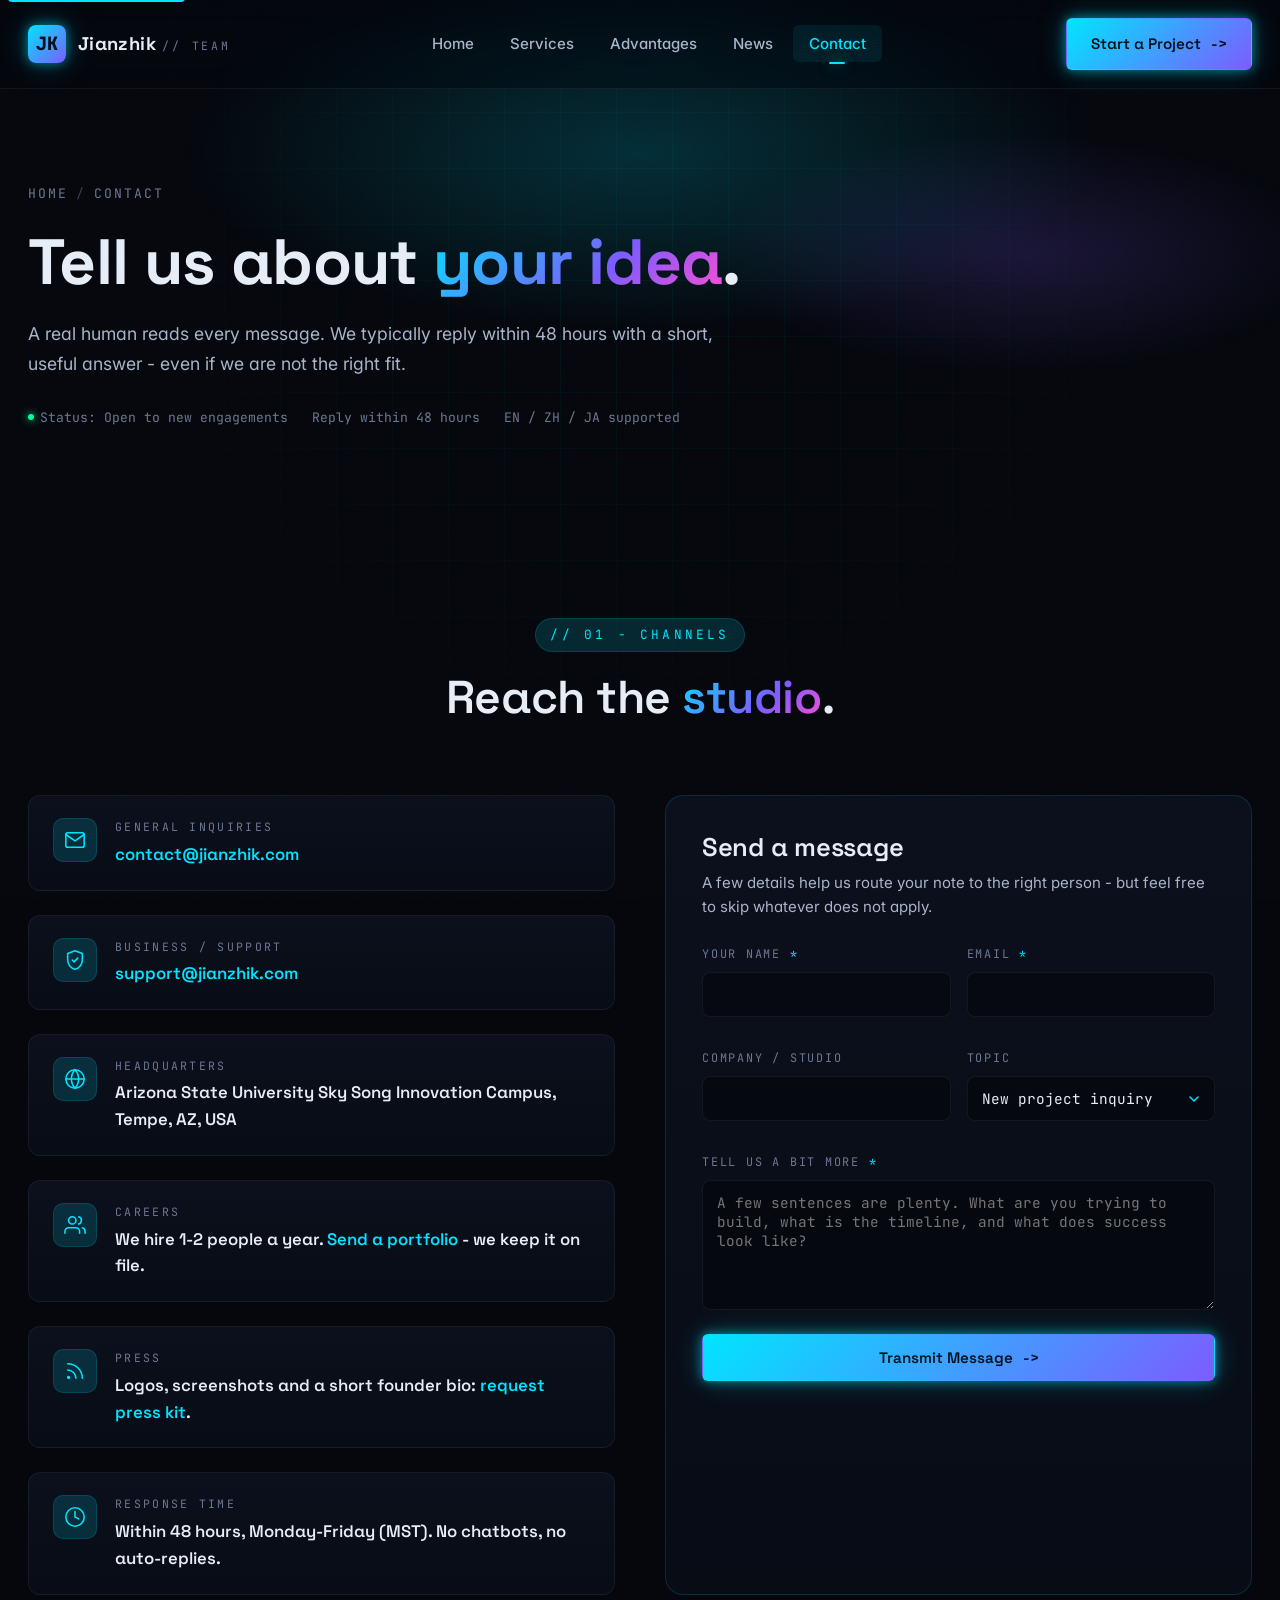
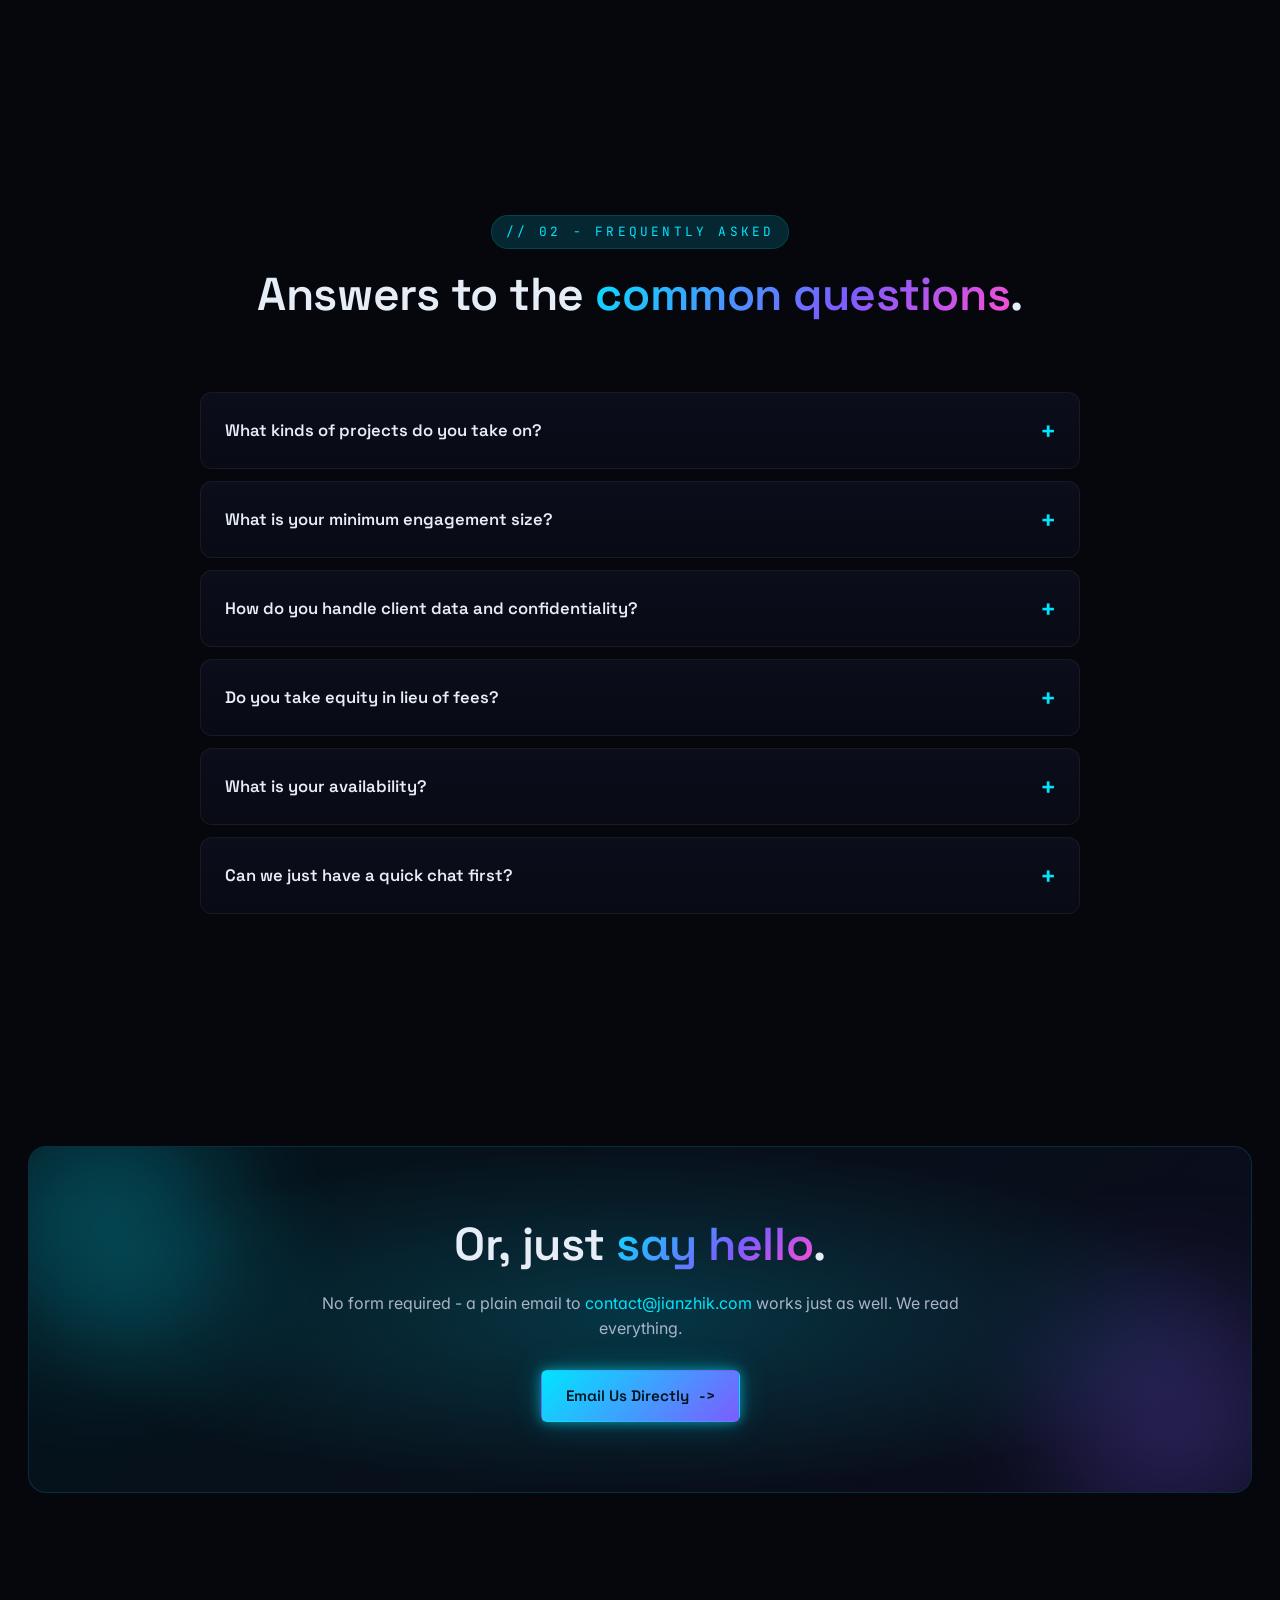
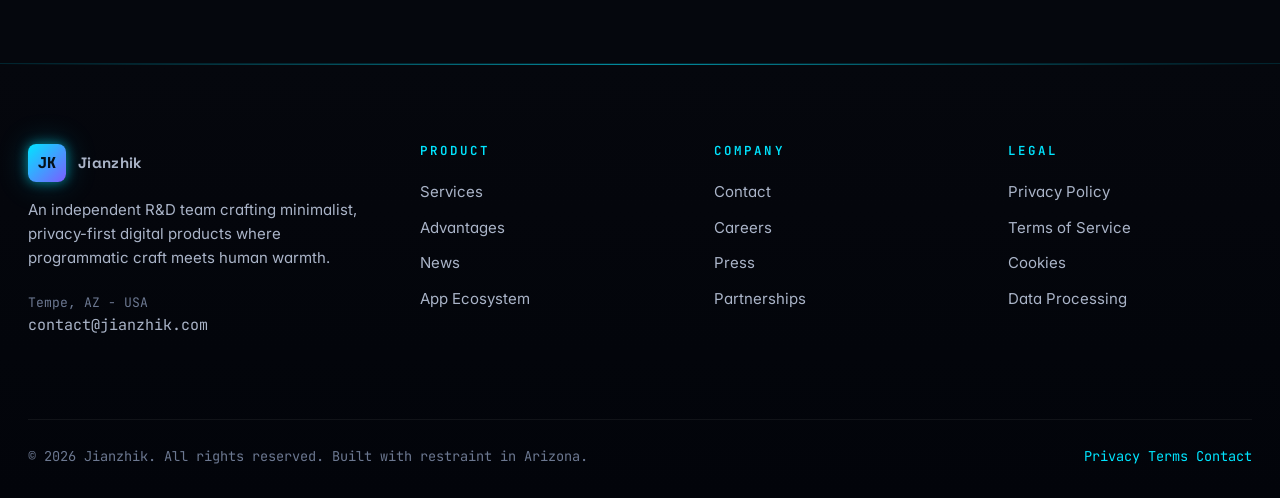
<file: contact.html>
<!DOCTYPE html>
<html lang="en">
<head>
  <meta charset="UTF-8">
  <meta name="viewport" content="width=device-width, initial-scale=1.0, viewport-fit=cover">
  <meta http-equiv="X-UA-Compatible" content="IE=edge">
  <title>Contact - Jianzhik | Start a Conversation</title>
  <meta name="description" content="Get in touch with Jianzhik for product collaborations, research partnerships, press or careers. We reply within 48 hours from Arizona, USA.">
  <meta name="keywords" content="jianzhik contact, jianzhik email, indie studio contact, app studio partnership">
  <meta name="robots" content="index, follow">
  <meta name="theme-color" content="#05070d">

  <link rel="canonical" href="https://jianzhik.com/contact.html">
  <link rel="alternate" hreflang="en" href="https://jianzhik.com/contact.html">

  <meta property="og:type" content="website">
  <meta property="og:title" content="Contact - Jianzhik">
  <meta property="og:description" content="Start a conversation with our privacy-first product studio.">
  <meta property="og:url" content="https://jianzhik.com/contact.html">
  <meta property="og:image" content="https://jianzhik.com/images/og/og-default.png">
  <meta name="twitter:card" content="summary_large_image">
  <meta name="twitter:title" content="Contact - Jianzhik">
  <meta name="twitter:description" content="Start a conversation with our privacy-first product studio.">
  <meta name="twitter:image" content="https://jianzhik.com/images/og/og-default.png">

  <link rel="icon" type="image/svg+xml" href="images/icons/logo-mark.svg">
  <link rel="apple-touch-icon" href="images/icons/logo-mark.svg">

  <link rel="preconnect" href="https://fonts.googleapis.com">
  <link rel="preconnect" href="https://fonts.gstatic.com" crossorigin>
  <link href="https://fonts.googleapis.com/css2?family=Inter:wght@400;500;600;700&family=JetBrains+Mono:wght@400;500;600&family=Space+Grotesk:wght@500;600;700&display=swap" rel="stylesheet">

  <link rel="stylesheet" href="css/main.css">
  <link rel="stylesheet" href="css/animations.css">
  <link rel="stylesheet" href="css/pages.css">

  <script type="application/ld+json">
  {
    "@context": "https://schema.org",
    "@type": "ContactPage",
    "name": "Contact Jianzhik",
    "url": "https://jianzhik.com/contact.html",
    "description": "Get in touch with the Jianzhik studio.",
    "inLanguage": "en-US",
    "breadcrumb": {
      "@type": "BreadcrumbList",
      "itemListElement": [
        {"@type": "ListItem", "position": 1, "name": "Home", "item": "https://jianzhik.com/"},
        {"@type": "ListItem", "position": 2, "name": "Contact", "item": "https://jianzhik.com/contact.html"}
      ]
    }
  }
  </script>
</head>
<body>
<a href="#main" class="skip-link">Skip to main content</a>
<div class="grid-bg"></div>
<div class="bg-noise"></div>
<div class="scroll-progress" aria-hidden="true"></div>

<header class="nav" role="banner">
  <div class="nav-inner">
    <a href="index.html" class="nav-brand" aria-label="Jianzhik home">
      <span class="brand-mark" aria-hidden="true">JK</span>
      <span>Jianzhik<small>// team</small></span>
    </a>
    <nav role="navigation" aria-label="Primary">
      <ul class="nav-links">
        <li><a href="index.html">Home</a></li>
        <li><a href="services.html">Services</a></li>
        <li><a href="advantages.html">Advantages</a></li>
        <li><a href="news.html">News</a></li>
        <li><a href="contact.html" class="active" aria-current="page">Contact</a></li>
      </ul>
    </nav>
    <div class="nav-cta">
      <a href="contact.html" class="btn btn-primary">Start a Project <span class="arrow">-></span></a>
      <button class="nav-mobile-toggle" aria-label="Toggle menu" aria-expanded="false">
        <svg width="22" height="22" viewBox="0 0 24 24" fill="none" stroke="currentColor" stroke-width="2" stroke-linecap="round"><line x1="3" y1="6" x2="21" y2="6"/><line x1="3" y1="12" x2="21" y2="12"/><line x1="3" y1="18" x2="21" y2="18"/></svg>
      </button>
    </div>
  </div>
</header>

<main id="main" role="main">

<!-- ============================ PAGE HERO ============================ -->
<section class="page-hero" aria-labelledby="ct-title">
  <div class="wrap-1400">
    <div class="breadcrumb"><a href="index.html">Home</a> <span class="sep">/</span> <span>Contact</span></div>
    <h1 id="ct-title">Tell us about <span class="gradient-text">your idea</span>.</h1>
    <p class="lead">A real human reads every message. We typically reply within 48 hours with a short, useful answer - even if we are not the right fit.</p>
    <div class="meta">
      <span><span class="dot"></span> Status: Open to new engagements</span>
      <span>Reply within 48 hours</span>
      <span>EN / ZH / JA supported</span>
    </div>
  </div>
</section>

<!-- ============================ CONTACT GRID ============================ -->
<section aria-labelledby="form-title">
  <div class="wrap-1400">
    <div class="section-header">
      <span class="eyebrow">// 01 - Channels</span>
      <h2 id="form-title">Reach the <span class="gradient-text">studio</span>.</h2>
    </div>

    <div class="contact-grid">
      <div class="contact-info">
        <div class="contact-card reveal">
          <div class="ic"><svg width="22" height="22" viewBox="0 0 24 24" fill="none" stroke="currentColor" stroke-width="1.7" stroke-linecap="round" stroke-linejoin="round" aria-hidden="true"><rect x="2" y="4" width="20" height="16" rx="2"/><polyline points="22 6 12 13 2 6"/></svg></div>
          <div>
            <div class="label">General Inquiries</div>
            <div class="value"><a href="mailto:contact@jianzhik.com">contact@jianzhik.com</a></div>
          </div>
        </div>
        <div class="contact-card reveal delay-1">
          <div class="ic"><svg width="22" height="22" viewBox="0 0 24 24" fill="none" stroke="currentColor" stroke-width="1.7" stroke-linecap="round" stroke-linejoin="round" aria-hidden="true"><path d="M12 2 4 5v7c0 5 3.5 9 8 10 4.5-1 8-5 8-10V5l-8-3z"/><path d="m9 12 2 2 4-4"/></svg></div>
          <div>
            <div class="label">Business / Support</div>
            <div class="value"><a href="mailto:support@jianzhik.com">support@jianzhik.com</a></div>
          </div>
        </div>
        <div class="contact-card reveal delay-2" id="partnerships">
          <div class="ic"><svg width="22" height="22" viewBox="0 0 24 24" fill="none" stroke="currentColor" stroke-width="1.7" stroke-linecap="round" stroke-linejoin="round" aria-hidden="true"><circle cx="12" cy="12" r="10"/><line x1="2" y1="12" x2="22" y2="12"/><path d="M12 2a15.3 15.3 0 0 1 4 10 15.3 15.3 0 0 1-4 10 15.3 15.3 0 0 1-4-10 15.3 15.3 0 0 1 4-10z"/></svg></div>
          <div>
            <div class="label">Headquarters</div>
            <div class="value">Arizona State University Sky Song Innovation Campus, Tempe, AZ, USA</div>
          </div>
        </div>
        <div class="contact-card reveal delay-3" id="careers">
          <div class="ic"><svg width="22" height="22" viewBox="0 0 24 24" fill="none" stroke="currentColor" stroke-width="1.7" stroke-linecap="round" stroke-linejoin="round" aria-hidden="true"><path d="M17 21v-2a4 4 0 0 0-4-4H5a4 4 0 0 0-4 4v2"/><circle cx="9" cy="7" r="4"/><path d="M23 21v-2a4 4 0 0 0-3-3.87"/><path d="M16 3.13a4 4 0 0 1 0 7.75"/></svg></div>
          <div>
            <div class="label">Careers</div>
            <div class="value">We hire 1-2 people a year. <a href="mailto:contact@jianzhik.com?subject=Career">Send a portfolio</a> - we keep it on file.</div>
          </div>
        </div>
        <div class="contact-card reveal delay-4" id="press">
          <div class="ic"><svg width="22" height="22" viewBox="0 0 24 24" fill="none" stroke="currentColor" stroke-width="1.7" stroke-linecap="round" stroke-linejoin="round" aria-hidden="true"><path d="M4 11a9 9 0 0 1 9 9"/><path d="M4 4a16 16 0 0 1 16 16"/><circle cx="5" cy="19" r="1"/></svg></div>
          <div>
            <div class="label">Press</div>
            <div class="value">Logos, screenshots and a short founder bio: <a href="mailto:contact@jianzhik.com?subject=Press">request press kit</a>.</div>
          </div>
        </div>
        <div class="contact-card reveal delay-5">
          <div class="ic"><svg width="22" height="22" viewBox="0 0 24 24" fill="none" stroke="currentColor" stroke-width="1.7" stroke-linecap="round" stroke-linejoin="round" aria-hidden="true"><circle cx="12" cy="12" r="10"/><polyline points="12 6 12 12 16 14"/></svg></div>
          <div>
            <div class="label">Response Time</div>
            <div class="value">Within 48 hours, Monday-Friday (MST). No chatbots, no auto-replies.</div>
          </div>
        </div>
      </div>

      <div class="form-wrap reveal-scale delay-2">
        <h3 style="margin-bottom:8px;">Send a message</h3>
        <p style="color:var(--text-2);font-size:.94rem;margin-bottom:26px;">A few details help us route your note to the right person - but feel free to skip whatever does not apply.</p>
        <form data-contact-form novalidate>
          <div class="form-row">
            <div class="field">
              <label for="c-name">Your Name <span class="req">*</span></label>
              <input type="text" id="c-name" name="name" required>
            </div>
            <div class="field">
              <label for="c-email">Email <span class="req">*</span></label>
              <input type="email" id="c-email" name="email" required>
            </div>
          </div>
          <div class="form-row">
            <div class="field">
              <label for="c-company">Company / Studio</label>
              <input type="text" id="c-company" name="company">
            </div>
            <div class="field">
              <label for="c-topic">Topic</label>
              <select id="c-topic" name="topic">
                <option>New project inquiry</option>
                <option>Press / media</option>
                <option>Partnership</option>
                <option>Career</option>
                <option>Bug report</option>
                <option>General question</option>
              </select>
            </div>
          </div>
          <div class="field">
            <label for="c-msg">Tell us a bit more <span class="req">*</span></label>
            <textarea id="c-msg" name="message" required placeholder="A few sentences are plenty. What are you trying to build, what is the timeline, and what does success look like?"></textarea>
          </div>
          <button type="submit" class="btn btn-primary" style="width:100%;justify-content:center;">
            <span>Transmit Message</span>
            <span class="arrow">-></span>
          </button>
          <p data-form-status style="margin-top:14px;text-align:center;font-family:var(--ff-mono);font-size:.82rem;color:var(--green);"></p>
        </form>
      </div>
    </div>
  </div>
</section>

<!-- ============================ FAQ ============================ -->
<section aria-labelledby="faq-title">
  <div class="wrap-1400">
    <div class="section-header">
      <span class="eyebrow">// 02 - Frequently Asked</span>
      <h2 id="faq-title">Answers to the <span class="gradient-text">common questions</span>.</h2>
    </div>

    <div class="faq">
      <div class="faq-item reveal">
        <button class="faq-q" aria-expanded="false">What kinds of projects do you take on?</button>
        <div class="faq-a"><div class="faq-a-inner">
          Mostly iOS / iPadOS / macOS apps and accompanying web surfaces, with a strong bias toward privacy-first and generative aesthetics. We are happy to look at adjacent briefs (Android, visionOS) if the intent resonates.
        </div></div>
      </div>
      <div class="faq-item reveal delay-1">
        <button class="faq-q" aria-expanded="false">What is your minimum engagement size?</button>
        <div class="faq-a"><div class="faq-a-inner">
          Our smallest paid engagement is a 2-week Discovery Sprint. Most builds are 3-6 months. We do not do one-off design tweaks - they tend to fail both of us.
        </div></div>
      </div>
      <div class="faq-item reveal delay-2">
        <button class="faq-q" aria-expanded="false">How do you handle client data and confidentiality?</button>
        <div class="faq-a"><div class="faq-a-inner">
          All project briefs are kept in our local vault. We sign yours as well. NDAs are standard before the second call - we will send our mutual template, or review yours.
        </div></div>
      </div>
      <div class="faq-item reveal delay-3">
        <button class="faq-q" aria-expanded="false">Do you take equity in lieu of fees?</button>
        <div class="faq-a"><div class="faq-a-inner">
          Sometimes, for early-stage studios whose values and product align with our philosophy. We prefer hybrid (reduced fee + small equity + capped hours) to all-equity.
        </div></div>
      </div>
      <div class="faq-item reveal delay-4">
        <button class="faq-q" aria-expanded="false">What is your availability?</button>
        <div class="faq-a"><div class="faq-a-inner">
          We typically take one new engagement per quarter. The waitlist is usually 6-10 weeks. Urgent briefs are possible at a premium.
        </div></div>
      </div>
      <div class="faq-item reveal delay-5">
        <button class="faq-q" aria-expanded="false">Can we just have a quick chat first?</button>
        <div class="faq-a"><div class="faq-a-inner">
          Yes - we offer a free 30-minute call to explore fit. Email <a href="mailto:contact@jianzhik.com">contact@jianzhik.com</a> with a one-line summary of what you are thinking about and we will send a calendar link.
        </div></div>
      </div>
    </div>
  </div>
</section>

<!-- ============================ CTA ============================ -->
<section>
  <div class="wrap-1400">
    <div class="cta-banner reveal-scale">
      <h2>Or, just <span class="gradient-text">say hello</span>.</h2>
      <p>No form required - a plain email to <a href="mailto:contact@jianzhik.com">contact@jianzhik.com</a> works just as well. We read everything.</p>
      <a href="mailto:contact@jianzhik.com" class="btn btn-primary">Email Us Directly <span class="arrow">-></span></a>
    </div>
  </div>
</section>

</main>

<!-- ============================ FOOTER ============================ -->
<footer class="footer" role="contentinfo">
  <div class="wrap-1400">
    <div class="footer-grid">
      <div class="footer-col footer-brand">
        <a href="index.html" class="nav-brand" aria-label="Jianzhik home">
          <span class="brand-mark" aria-hidden="true">JK</span>
          <span>Jianzhik</span>
        </a>
        <p>An independent R&amp;D team crafting minimalist, privacy-first digital products where programmatic craft meets human warmth.</p>
        <p style="color:var(--text-3);font-family:var(--ff-mono);font-size:.82rem;">
          Tempe, AZ - USA<br>
          <a href="mailto:contact@jianzhik.com">contact@jianzhik.com</a>
        </p>
      </div>
      <div class="footer-col">
        <h5>Product</h5>
        <ul>
          <li><a href="services.html">Services</a></li>
          <li><a href="advantages.html">Advantages</a></li>
          <li><a href="news.html">News</a></li>
          <li><a href="index.html#apps">App Ecosystem</a></li>
        </ul>
      </div>
      <div class="footer-col">
        <h5>Company</h5>
        <ul>
          <li><a href="contact.html">Contact</a></li>
          <li><a href="contact.html#careers">Careers</a></li>
          <li><a href="contact.html#press">Press</a></li>
          <li><a href="contact.html#partnerships">Partnerships</a></li>
        </ul>
      </div>
      <div class="footer-col">
        <h5>Legal</h5>
        <ul>
          <li><a href="privacy-policy.html">Privacy Policy</a></li>
          <li><a href="terms-of-service.html">Terms of Service</a></li>
          <li><a href="privacy-policy.html#cookies">Cookies</a></li>
          <li><a href="privacy-policy.html#dpa">Data Processing</a></li>
        </ul>
      </div>
    </div>
    <div class="footer-bottom">
      <div>&copy; <span data-year>2026</span> Jianzhik. All rights reserved. Built with restraint in Arizona.</div>
      <div class="legal-links">
        <a href="privacy-policy.html">Privacy</a>
        <a href="terms-of-service.html">Terms</a>
        <a href="contact.html">Contact</a>
      </div>
    </div>
  </div>
</footer>

<script src="js/main.js"></script>
<script src="js/particles.js" defer></script>
<script src="js/charts.js" defer></script>
<script src="js/interactions.js" defer></script>
</body>
</html>
</file>
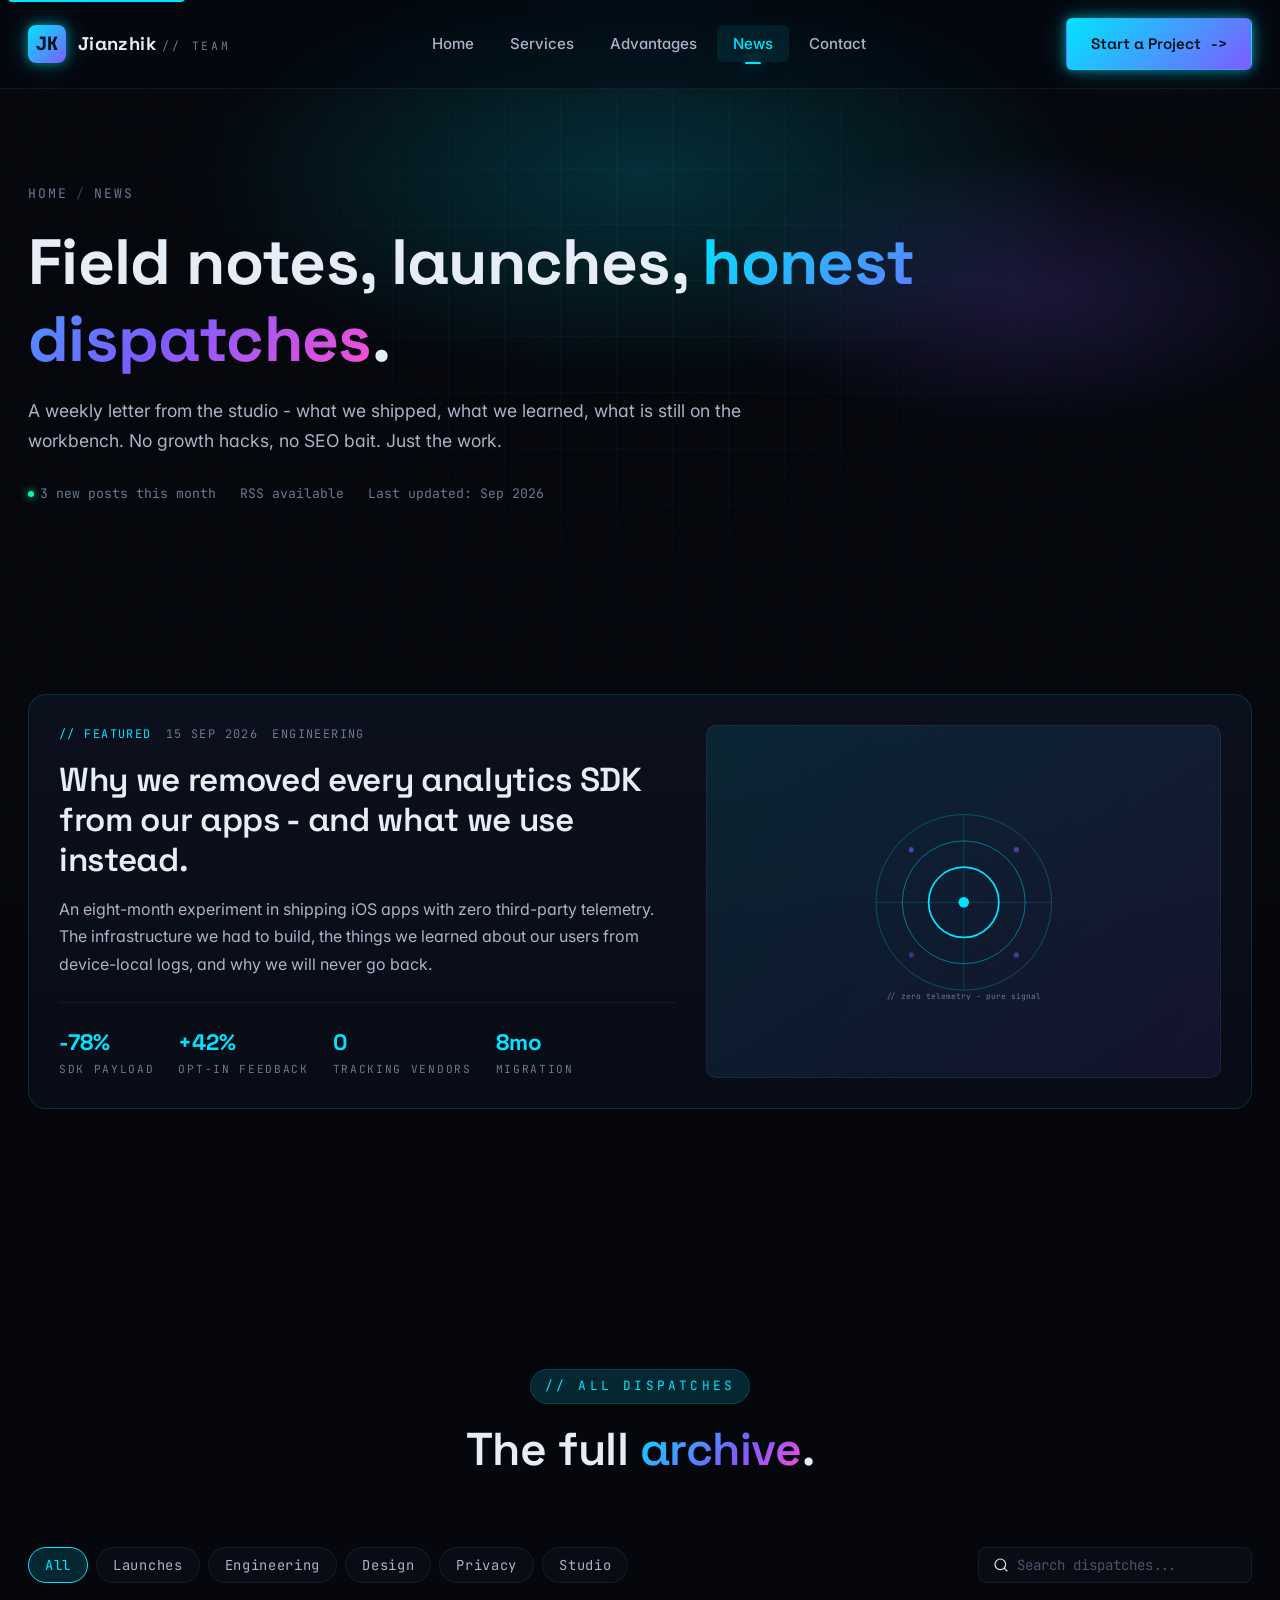
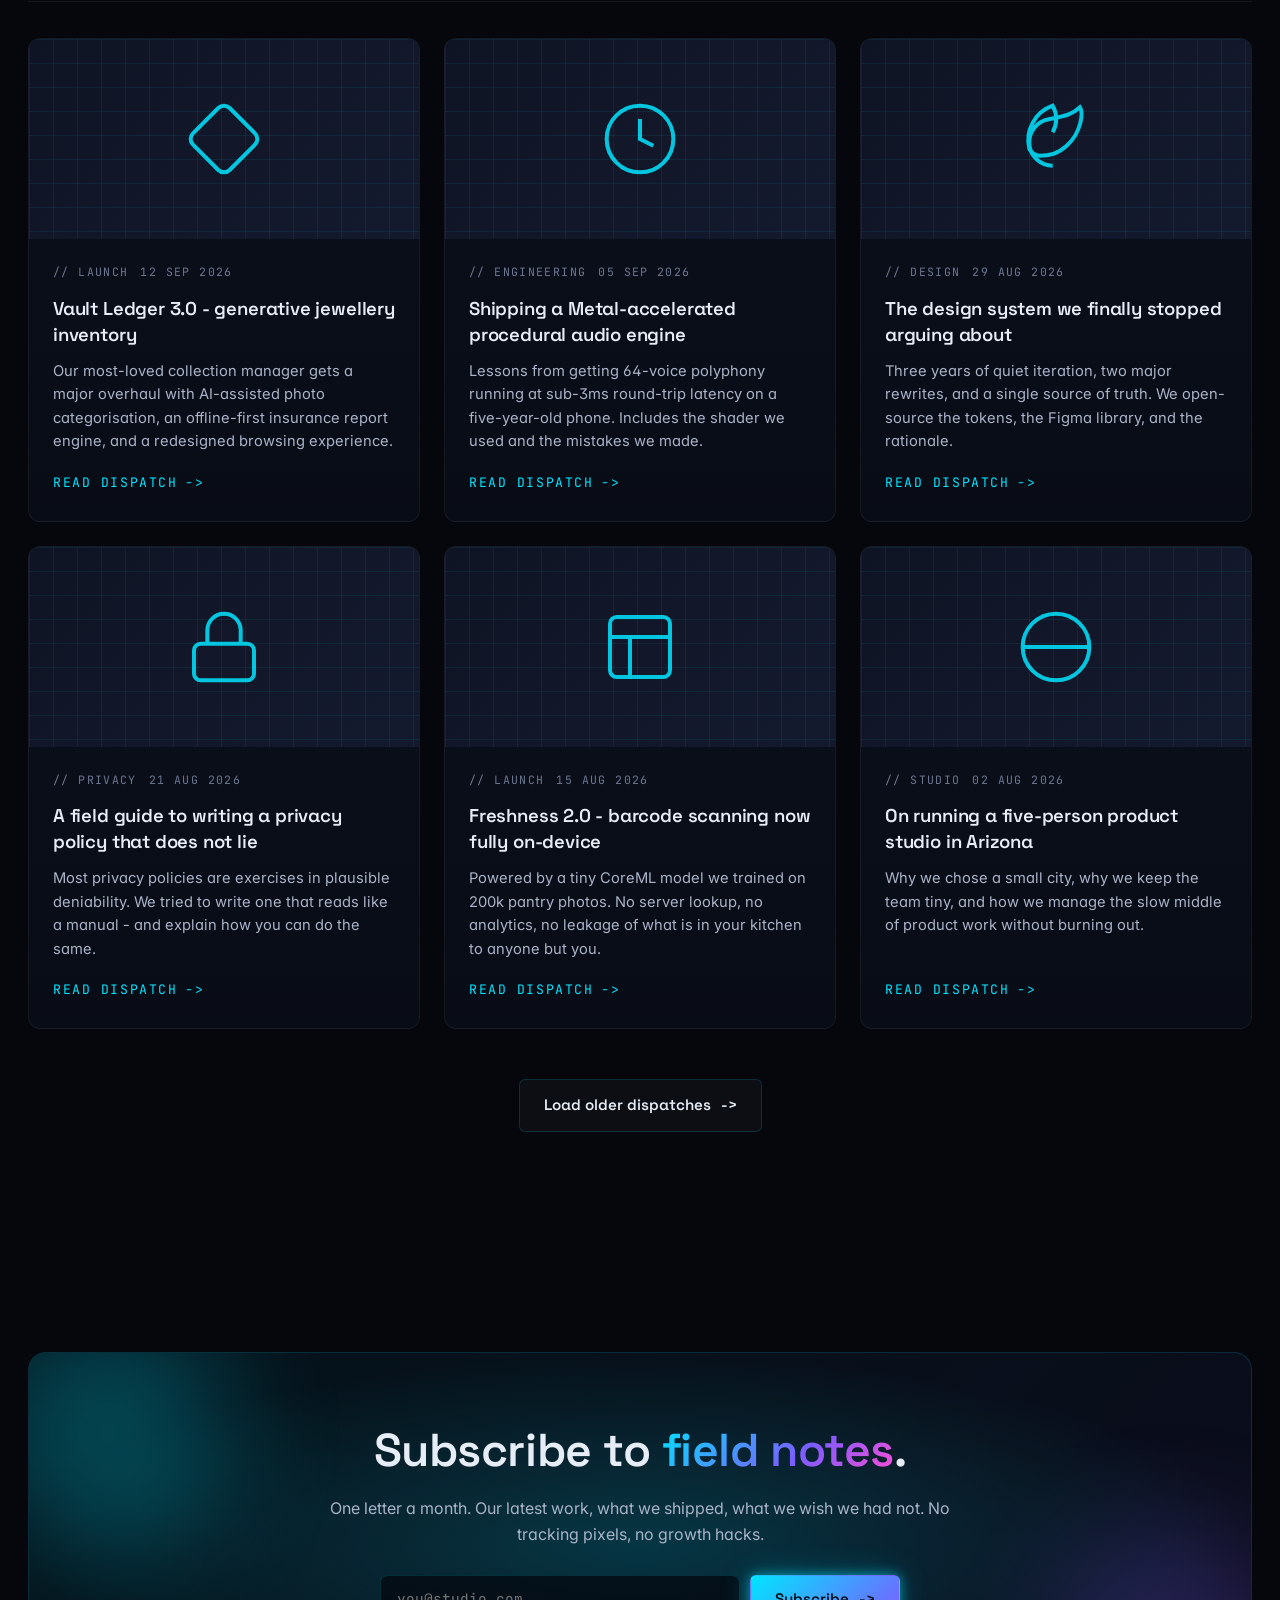
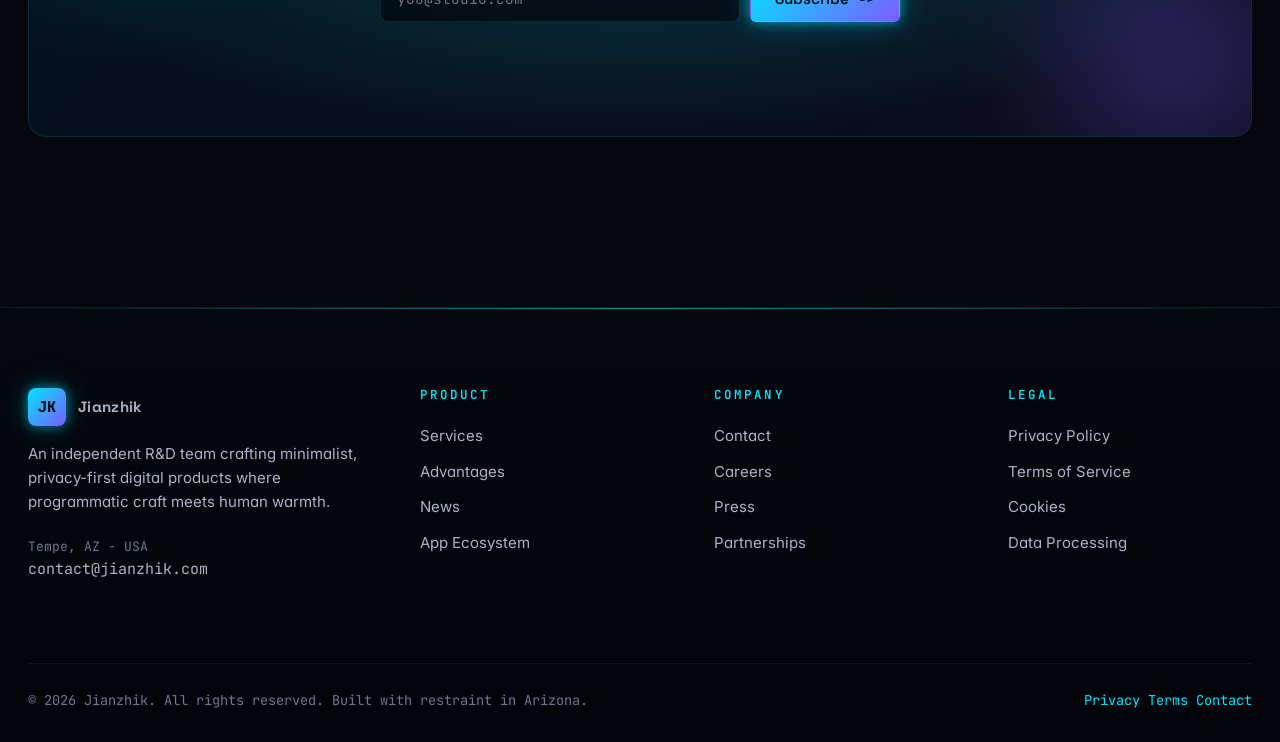
<file: news.html>
<!DOCTYPE html>
<html lang="en">
<head>
  <meta charset="UTF-8">
  <meta name="viewport" content="width=device-width, initial-scale=1.0, viewport-fit=cover">
  <meta http-equiv="X-UA-Compatible" content="IE=edge">
  <title>News &amp; Field Notes - Jianzhik | Independent Product Studio Updates</title>
  <meta name="description" content="Latest field notes, product launches, technical essays and studio updates from Jianzhik. Honest dispatches from our privacy-first product studio.">
  <meta name="keywords" content="jianzhik news, jianzhik updates, indie studio blog, field notes, app launches, technical essays">
  <meta name="robots" content="index, follow">
  <meta name="theme-color" content="#05070d">

  <link rel="canonical" href="https://jianzhik.com/news.html">
  <link rel="alternate" hreflang="en" href="https://jianzhik.com/news.html">

  <meta property="og:type" content="website">
  <meta property="og:title" content="News &amp; Field Notes - Jianzhik">
  <meta property="og:description" content="Latest field notes, product launches and technical essays from our privacy-first studio.">
  <meta property="og:url" content="https://jianzhik.com/news.html">
  <meta property="og:image" content="https://jianzhik.com/images/og/og-default.png">
  <meta name="twitter:card" content="summary_large_image">
  <meta name="twitter:title" content="News &amp; Field Notes - Jianzhik">
  <meta name="twitter:description" content="Honest dispatches from a privacy-first product studio.">
  <meta name="twitter:image" content="https://jianzhik.com/images/og/og-default.png">

  <link rel="icon" type="image/svg+xml" href="images/icons/logo-mark.svg">
  <link rel="apple-touch-icon" href="images/icons/logo-mark.svg">

  <link rel="preconnect" href="https://fonts.googleapis.com">
  <link rel="preconnect" href="https://fonts.gstatic.com" crossorigin>
  <link href="https://fonts.googleapis.com/css2?family=Inter:wght@400;500;600;700&family=JetBrains+Mono:wght@400;500;600&family=Space+Grotesk:wght@500;600;700&display=swap" rel="stylesheet">

  <link rel="stylesheet" href="css/main.css">
  <link rel="stylesheet" href="css/animations.css">
  <link rel="stylesheet" href="css/pages.css">

  <script type="application/ld+json">
  {
    "@context": "https://schema.org",
    "@type": "Blog",
    "name": "Jianzhik News & Field Notes",
    "url": "https://jianzhik.com/news.html",
    "description": "Latest field notes, product launches, technical essays and studio updates.",
    "publisher": {
      "@type": "Organization",
      "name": "Jianzhik",
      "url": "https://jianzhik.com"
    },
    "inLanguage": "en-US"
  }
  </script>
</head>
<body>
<a href="#main" class="skip-link">Skip to main content</a>
<div class="grid-bg"></div>
<div class="bg-noise"></div>
<div class="scroll-progress" aria-hidden="true"></div>

<header class="nav" role="banner">
  <div class="nav-inner">
    <a href="index.html" class="nav-brand" aria-label="Jianzhik home">
      <span class="brand-mark" aria-hidden="true">JK</span>
      <span>Jianzhik<small>// team</small></span>
    </a>
    <nav role="navigation" aria-label="Primary">
      <ul class="nav-links">
        <li><a href="index.html">Home</a></li>
        <li><a href="services.html">Services</a></li>
        <li><a href="advantages.html">Advantages</a></li>
        <li><a href="news.html" class="active" aria-current="page">News</a></li>
        <li><a href="contact.html">Contact</a></li>
      </ul>
    </nav>
    <div class="nav-cta">
      <a href="contact.html" class="btn btn-primary">Start a Project <span class="arrow">-></span></a>
      <button class="nav-mobile-toggle" aria-label="Toggle menu" aria-expanded="false">
        <svg width="22" height="22" viewBox="0 0 24 24" fill="none" stroke="currentColor" stroke-width="2" stroke-linecap="round"><line x1="3" y1="6" x2="21" y2="6"/><line x1="3" y1="12" x2="21" y2="12"/><line x1="3" y1="18" x2="21" y2="18"/></svg>
      </button>
    </div>
  </div>
</header>

<main id="main" role="main">

<!-- ============================ PAGE HERO ============================ -->
<section class="page-hero" aria-labelledby="news-title">
  <div class="wrap-1400">
    <div class="breadcrumb"><a href="index.html">Home</a> <span class="sep">/</span> <span>News</span></div>
    <h1 id="news-title">Field notes, launches, <span class="gradient-text">honest dispatches</span>.</h1>
    <p class="lead">A weekly letter from the studio - what we shipped, what we learned, what is still on the workbench. No growth hacks, no SEO bait. Just the work.</p>
    <div class="meta">
      <span><span class="dot"></span> 3 new posts this month</span>
      <span>RSS available</span>
      <span>Last updated: Sep 2026</span>
    </div>
  </div>
</section>

<!-- ============================ FEATURED ============================ -->
<section aria-labelledby="feat-title">
  <div class="wrap-1400">
    <article class="news-feature reveal">
      <div>
        <div class="meta-row">
          <span class="tag-featured">// Featured</span>
          <span>15 Sep 2026</span>
          <span>Engineering</span>
        </div>
        <h2 id="feat-title">Why we removed every analytics SDK from our apps - and what we use instead.</h2>
        <p>An eight-month experiment in shipping iOS apps with zero third-party telemetry. The infrastructure we had to build, the things we learned about our users from device-local logs, and why we will never go back.</p>
        <div class="stats-row">
          <div class="item"><div class="v">-78%</div><div class="l">SDK payload</div></div>
          <div class="item"><div class="v">+42%</div><div class="l">Opt-in feedback</div></div>
          <div class="item"><div class="v">0</div><div class="l">Tracking vendors</div></div>
          <div class="item"><div class="v">8mo</div><div class="l">Migration</div></div>
        </div>
      </div>
      <div class="visual">
        <svg viewBox="0 0 240 240" xmlns="http://www.w3.org/2000/svg" aria-hidden="true">
          <circle cx="120" cy="120" r="100" stroke="rgba(0,229,255,0.3)" stroke-width="1" fill="none"/>
          <circle cx="120" cy="120" r="70" stroke="rgba(0,229,255,0.5)" stroke-width="1" fill="none"/>
          <circle cx="120" cy="120" r="40" stroke="#00e5ff" stroke-width="2" fill="none"/>
          <line x1="120" y1="20" x2="120" y2="220" stroke="rgba(0,229,255,0.2)" stroke-width="1"/>
          <line x1="20" y1="120" x2="220" y2="120" stroke="rgba(0,229,255,0.2)" stroke-width="1"/>
          <g fill="#00e5ff">
            <circle cx="120" cy="120" r="6"/>
          </g>
          <g fill="#7c5cff" opacity=".7">
            <circle cx="180" cy="60" r="3"><animate attributeName="opacity" values="0.3;1;0.3" dur="3s" repeatCount="indefinite"/></circle>
            <circle cx="60" cy="180" r="3"><animate attributeName="opacity" values="0.3;1;0.3" dur="2.5s" repeatCount="indefinite"/></circle>
            <circle cx="180" cy="180" r="3"><animate attributeName="opacity" values="0.3;1;0.3" dur="2.8s" repeatCount="indefinite"/></circle>
            <circle cx="60" cy="60" r="3"><animate attributeName="opacity" values="0.3;1;0.3" dur="3.2s" repeatCount="indefinite"/></circle>
          </g>
          <text x="120" y="230" text-anchor="middle" fill="#6c7891" font-family="JetBrains Mono, monospace" font-size="9">// zero telemetry - pure signal</text>
        </svg>
      </div>
    </article>
  </div>
</section>

<!-- ============================ FILTERS + GRID ============================ -->
<section aria-labelledby="all-title">
  <div class="wrap-1400">
    <div class="section-header" id="all-title">
      <span class="eyebrow">// All Dispatches</span>
      <h2>The full <span class="gradient-text">archive</span>.</h2>
    </div>

    <div class="news-controls" data-news-filters>
      <div class="news-filters" role="tablist">
        <button class="news-filter active" data-cat="all">All</button>
        <button class="news-filter" data-cat="launch">Launches</button>
        <button class="news-filter" data-cat="engineering">Engineering</button>
        <button class="news-filter" data-cat="design">Design</button>
        <button class="news-filter" data-cat="privacy">Privacy</button>
        <button class="news-filter" data-cat="studio">Studio</button>
      </div>
      <div class="news-search">
        <svg width="16" height="16" viewBox="0 0 24 24" fill="none" stroke="currentColor" stroke-width="1.7" stroke-linecap="round" stroke-linejoin="round" aria-hidden="true"><circle cx="11" cy="11" r="8"/><path d="m21 21-4.3-4.3"/></svg>
        <input type="search" placeholder="Search dispatches..." aria-label="Search dispatches">
      </div>
    </div>

    <div class="news-grid" data-news-grid>
      <article class="news-card reveal" data-cat="launch" data-title="vault ledger 3.0 - generative jewellery inventory">
        <div class="cover">
          <svg viewBox="0 0 24 24" fill="none" stroke="currentColor" stroke-width="1.2"><path d="M2.7 10.3a2.41 2.41 0 0 0 0 3.41l7.59 7.59a2.41 2.41 0 0 0 3.41 0l7.59-7.59a2.41 2.41 0 0 0 0-3.41l-7.59-7.59a2.41 2.41 0 0 0-3.41 0z"/></svg>
        </div>
        <div class="body">
          <div class="meta-row"><span>// Launch</span><span>12 Sep 2026</span></div>
          <h3>Vault Ledger 3.0 - generative jewellery inventory</h3>
          <p>Our most-loved collection manager gets a major overhaul with AI-assisted photo categorisation, an offline-first insurance report engine, and a redesigned browsing experience.</p>
          <a href="#" class="read-more">Read Dispatch <span>-&gt;</span></a>
        </div>
      </article>

      <article class="news-card reveal delay-1" data-cat="engineering" data-title="shipping a metal-accelerated procedural audio engine">
        <div class="cover">
          <svg viewBox="0 0 24 24" fill="none" stroke="currentColor" stroke-width="1.2"><circle cx="12" cy="12" r="10"/><polyline points="12 6 12 12 16 14"/></svg>
        </div>
        <div class="body">
          <div class="meta-row"><span>// Engineering</span><span>05 Sep 2026</span></div>
          <h3>Shipping a Metal-accelerated procedural audio engine</h3>
          <p>Lessons from getting 64-voice polyphony running at sub-3ms round-trip latency on a five-year-old phone. Includes the shader we used and the mistakes we made.</p>
          <a href="#" class="read-more">Read Dispatch <span>-&gt;</span></a>
        </div>
      </article>

      <article class="news-card reveal delay-2" data-cat="design" data-title="the design system we finally stopped arguing about">
        <div class="cover">
          <svg viewBox="0 0 24 24" fill="none" stroke="currentColor" stroke-width="1.2"><path d="M11 20A7 7 0 0 1 9.8 6.1C15.5 5 17 4.48 19.2 2.5c1 1.5.5 7.5-4 11.5C12.5 16.5 10 17 7 17a4 4 0 0 1-3-2 11 11 0 0 1 7-13 8 8 0 0 1 0 8"/></svg>
        </div>
        <div class="body">
          <div class="meta-row"><span>// Design</span><span>29 Aug 2026</span></div>
          <h3>The design system we finally stopped arguing about</h3>
          <p>Three years of quiet iteration, two major rewrites, and a single source of truth. We open-source the tokens, the Figma library, and the rationale.</p>
          <a href="#" class="read-more">Read Dispatch <span>-&gt;</span></a>
        </div>
      </article>

      <article class="news-card reveal" data-cat="privacy" data-title="a field guide to writing a privacy policy that does not lie">
        <div class="cover">
          <svg viewBox="0 0 24 24" fill="none" stroke="currentColor" stroke-width="1.2"><rect x="3" y="11" width="18" height="11" rx="2"/><path d="M7 11V7a5 5 0 0 1 10 0v4"/></svg>
        </div>
        <div class="body">
          <div class="meta-row"><span>// Privacy</span><span>21 Aug 2026</span></div>
          <h3>A field guide to writing a privacy policy that does not lie</h3>
          <p>Most privacy policies are exercises in plausible deniability. We tried to write one that reads like a manual - and explain how you can do the same.</p>
          <a href="#" class="read-more">Read Dispatch <span>-&gt;</span></a>
        </div>
      </article>

      <article class="news-card reveal delay-1" data-cat="launch" data-title="freshness 2.0 - barcode scanning now fully on-device">
        <div class="cover">
          <svg viewBox="0 0 24 24" fill="none" stroke="currentColor" stroke-width="1.2"><rect x="3" y="3" width="18" height="18" rx="2"/><line x1="3" y1="9" x2="21" y2="9"/><line x1="9" y1="21" x2="9" y2="9"/></svg>
        </div>
        <div class="body">
          <div class="meta-row"><span>// Launch</span><span>15 Aug 2026</span></div>
          <h3>Freshness 2.0 - barcode scanning now fully on-device</h3>
          <p>Powered by a tiny CoreML model we trained on 200k pantry photos. No server lookup, no analytics, no leakage of what is in your kitchen to anyone but you.</p>
          <a href="#" class="read-more">Read Dispatch <span>-&gt;</span></a>
        </div>
      </article>

      <article class="news-card reveal delay-2" data-cat="studio" data-title="on running a five-person product studio in arizona">
        <div class="cover">
          <svg viewBox="0 0 24 24" fill="none" stroke="currentColor" stroke-width="1.2"><circle cx="12" cy="12" r="10"/><line x1="2" y1="12" x2="22" y2="12"/></svg>
        </div>
        <div class="body">
          <div class="meta-row"><span>// Studio</span><span>02 Aug 2026</span></div>
          <h3>On running a five-person product studio in Arizona</h3>
          <p>Why we chose a small city, why we keep the team tiny, and how we manage the slow middle of product work without burning out.</p>
          <a href="#" class="read-more">Read Dispatch <span>-&gt;</span></a>
        </div>
      </article>
    </div>

    <div style="text-align:center;margin-top:50px;">
      <a href="#" class="btn btn-ghost">Load older dispatches <span class="arrow">-&gt;</span></a>
    </div>
  </div>
</section>

<!-- ============================ NEWSLETTER CTA ============================ -->
<section>
  <div class="wrap-1400">
    <div class="cta-banner reveal-scale">
      <h2>Subscribe to <span class="gradient-text">field notes</span>.</h2>
      <p>One letter a month. Our latest work, what we shipped, what we wish we had not. No tracking pixels, no growth hacks.</p>
      <form data-contact-form style="max-width:520px;margin:0 auto;display:flex;gap:10px;flex-wrap:wrap;">
        <input type="email" required placeholder="you@studio.com" style="flex:1;min-width:240px;background:rgba(5,7,13,.7);border:1px solid var(--border-1);color:var(--text-1);padding:13px 16px;border-radius:8px;font-family:var(--ff-mono);font-size:.9rem;">
        <button type="submit" class="btn btn-primary">Subscribe <span class="arrow">-></span></button>
        <p data-form-status style="width:100%;text-align:center;font-family:var(--ff-mono);font-size:.82rem;color:var(--green);margin-top:6px;"></p>
      </form>
    </div>
  </div>
</section>

</main>

<!-- ============================ FOOTER ============================ -->
<footer class="footer" role="contentinfo">
  <div class="wrap-1400">
    <div class="footer-grid">
      <div class="footer-col footer-brand">
        <a href="index.html" class="nav-brand" aria-label="Jianzhik home">
          <span class="brand-mark" aria-hidden="true">JK</span>
          <span>Jianzhik</span>
        </a>
        <p>An independent R&amp;D team crafting minimalist, privacy-first digital products where programmatic craft meets human warmth.</p>
        <p style="color:var(--text-3);font-family:var(--ff-mono);font-size:.82rem;">
          Tempe, AZ - USA<br>
          <a href="mailto:contact@jianzhik.com">contact@jianzhik.com</a>
        </p>
      </div>
      <div class="footer-col">
        <h5>Product</h5>
        <ul>
          <li><a href="services.html">Services</a></li>
          <li><a href="advantages.html">Advantages</a></li>
          <li><a href="news.html">News</a></li>
          <li><a href="index.html#apps">App Ecosystem</a></li>
        </ul>
      </div>
      <div class="footer-col">
        <h5>Company</h5>
        <ul>
          <li><a href="contact.html">Contact</a></li>
          <li><a href="contact.html#careers">Careers</a></li>
          <li><a href="contact.html#press">Press</a></li>
          <li><a href="contact.html#partnerships">Partnerships</a></li>
        </ul>
      </div>
      <div class="footer-col">
        <h5>Legal</h5>
        <ul>
          <li><a href="privacy-policy.html">Privacy Policy</a></li>
          <li><a href="terms-of-service.html">Terms of Service</a></li>
          <li><a href="privacy-policy.html#cookies">Cookies</a></li>
          <li><a href="privacy-policy.html#dpa">Data Processing</a></li>
        </ul>
      </div>
    </div>
    <div class="footer-bottom">
      <div>&copy; <span data-year>2026</span> Jianzhik. All rights reserved. Built with restraint in Arizona.</div>
      <div class="legal-links">
        <a href="privacy-policy.html">Privacy</a>
        <a href="terms-of-service.html">Terms</a>
        <a href="contact.html">Contact</a>
      </div>
    </div>
  </div>
</footer>

<script src="js/main.js"></script>
<script src="js/particles.js" defer></script>
<script src="js/charts.js" defer></script>
<script src="js/interactions.js" defer></script>
</body>
</html>
</file>
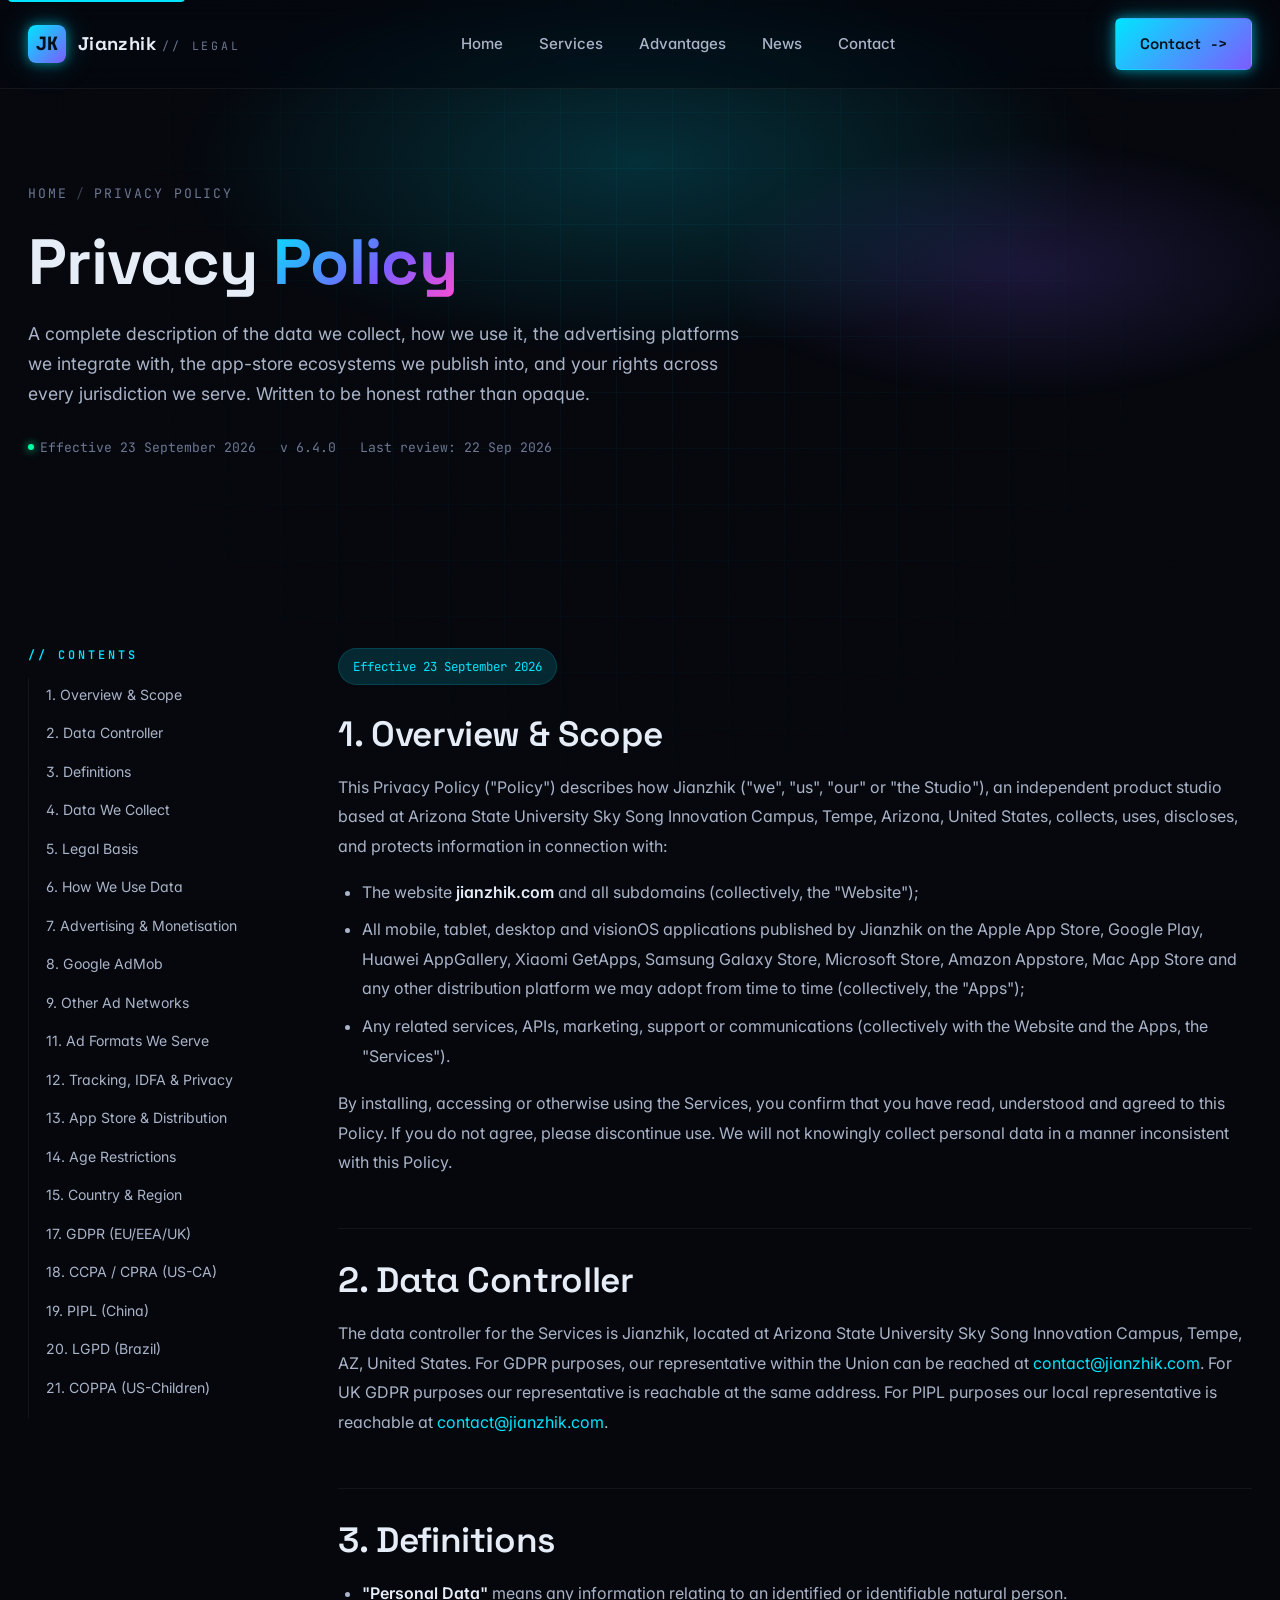
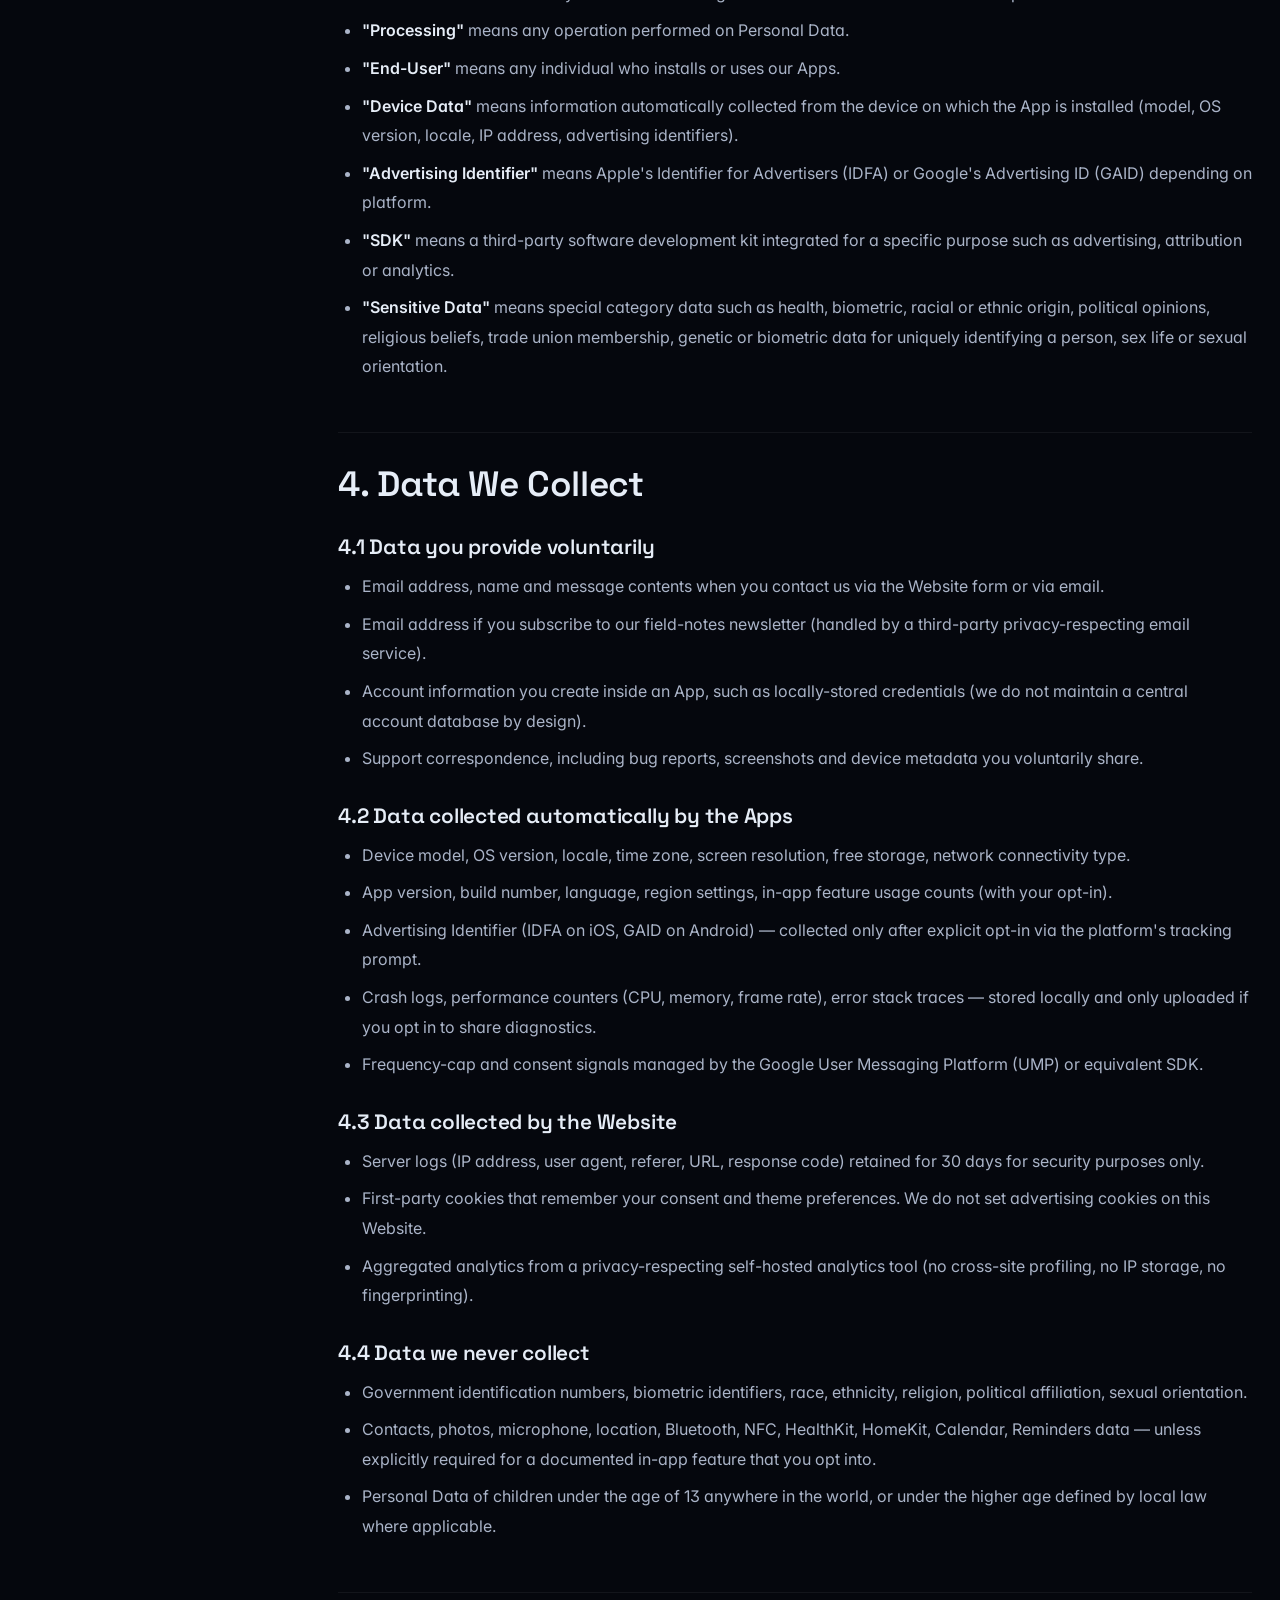
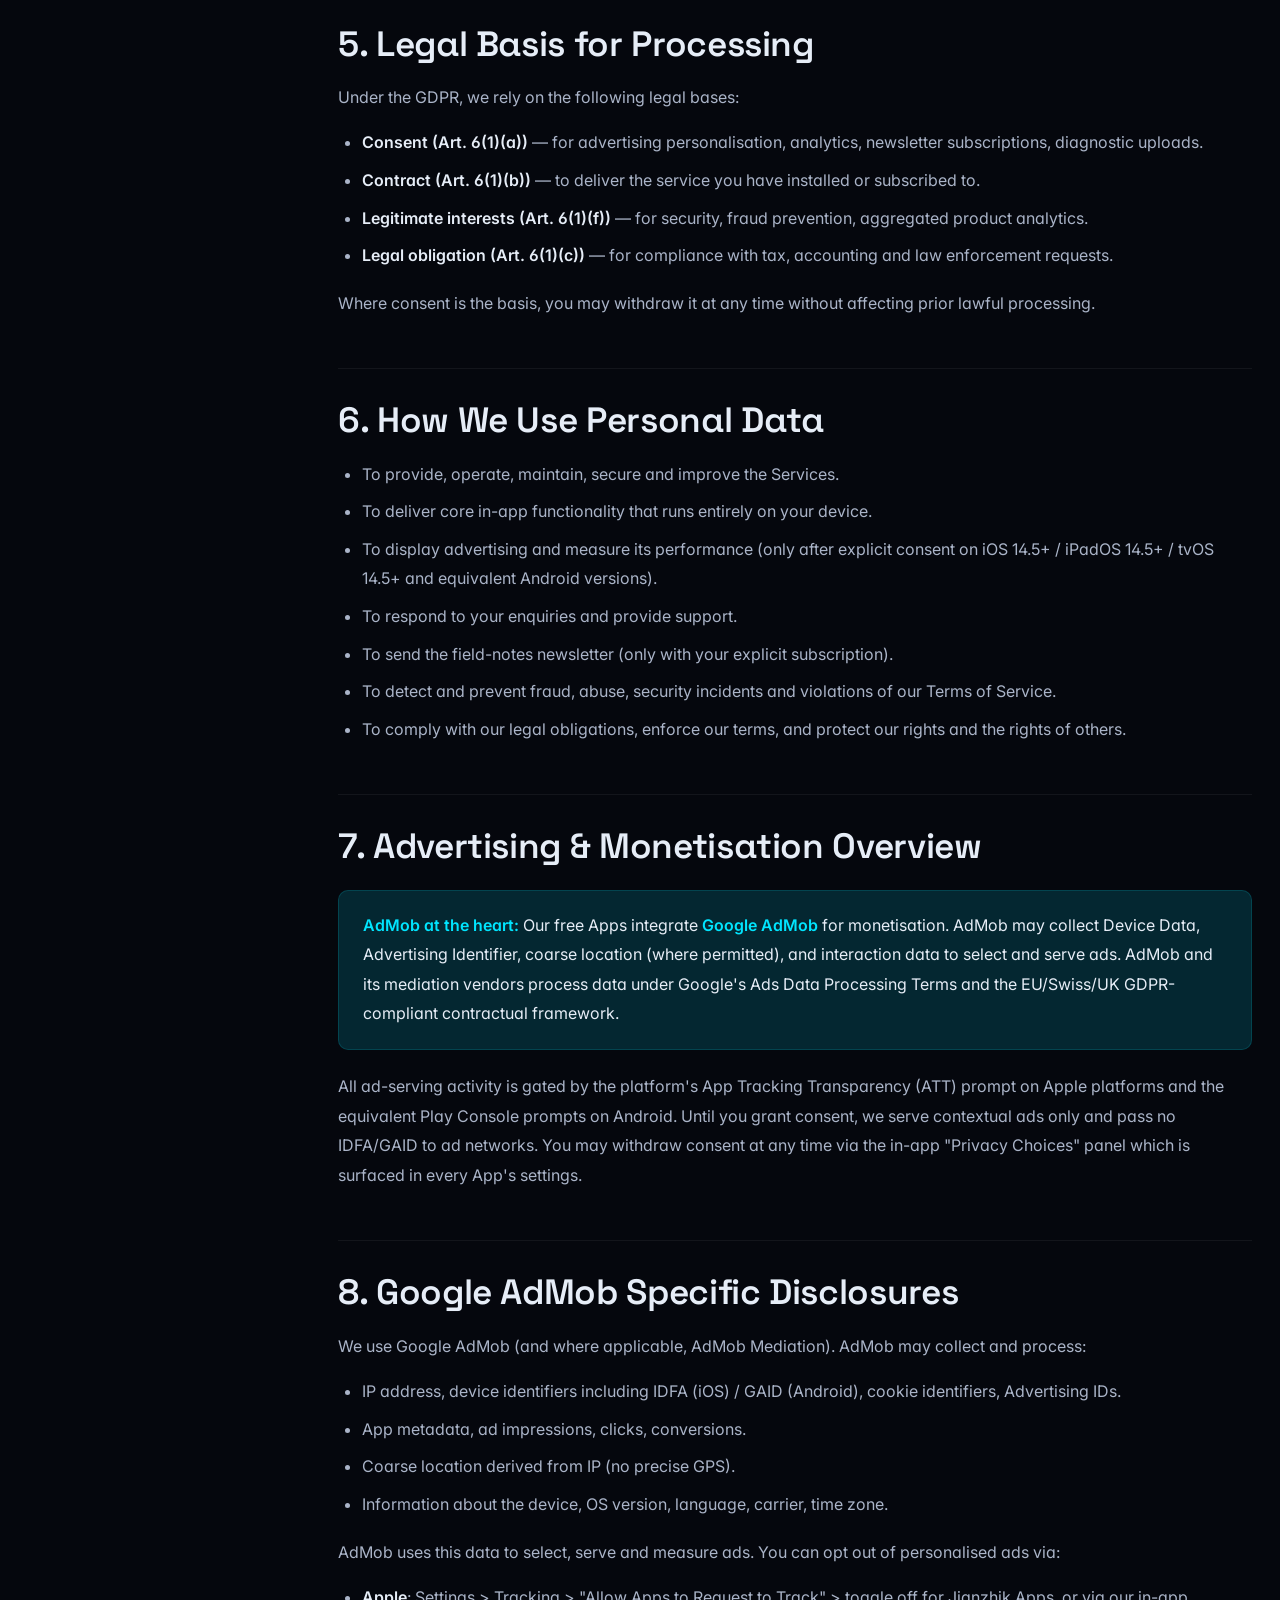
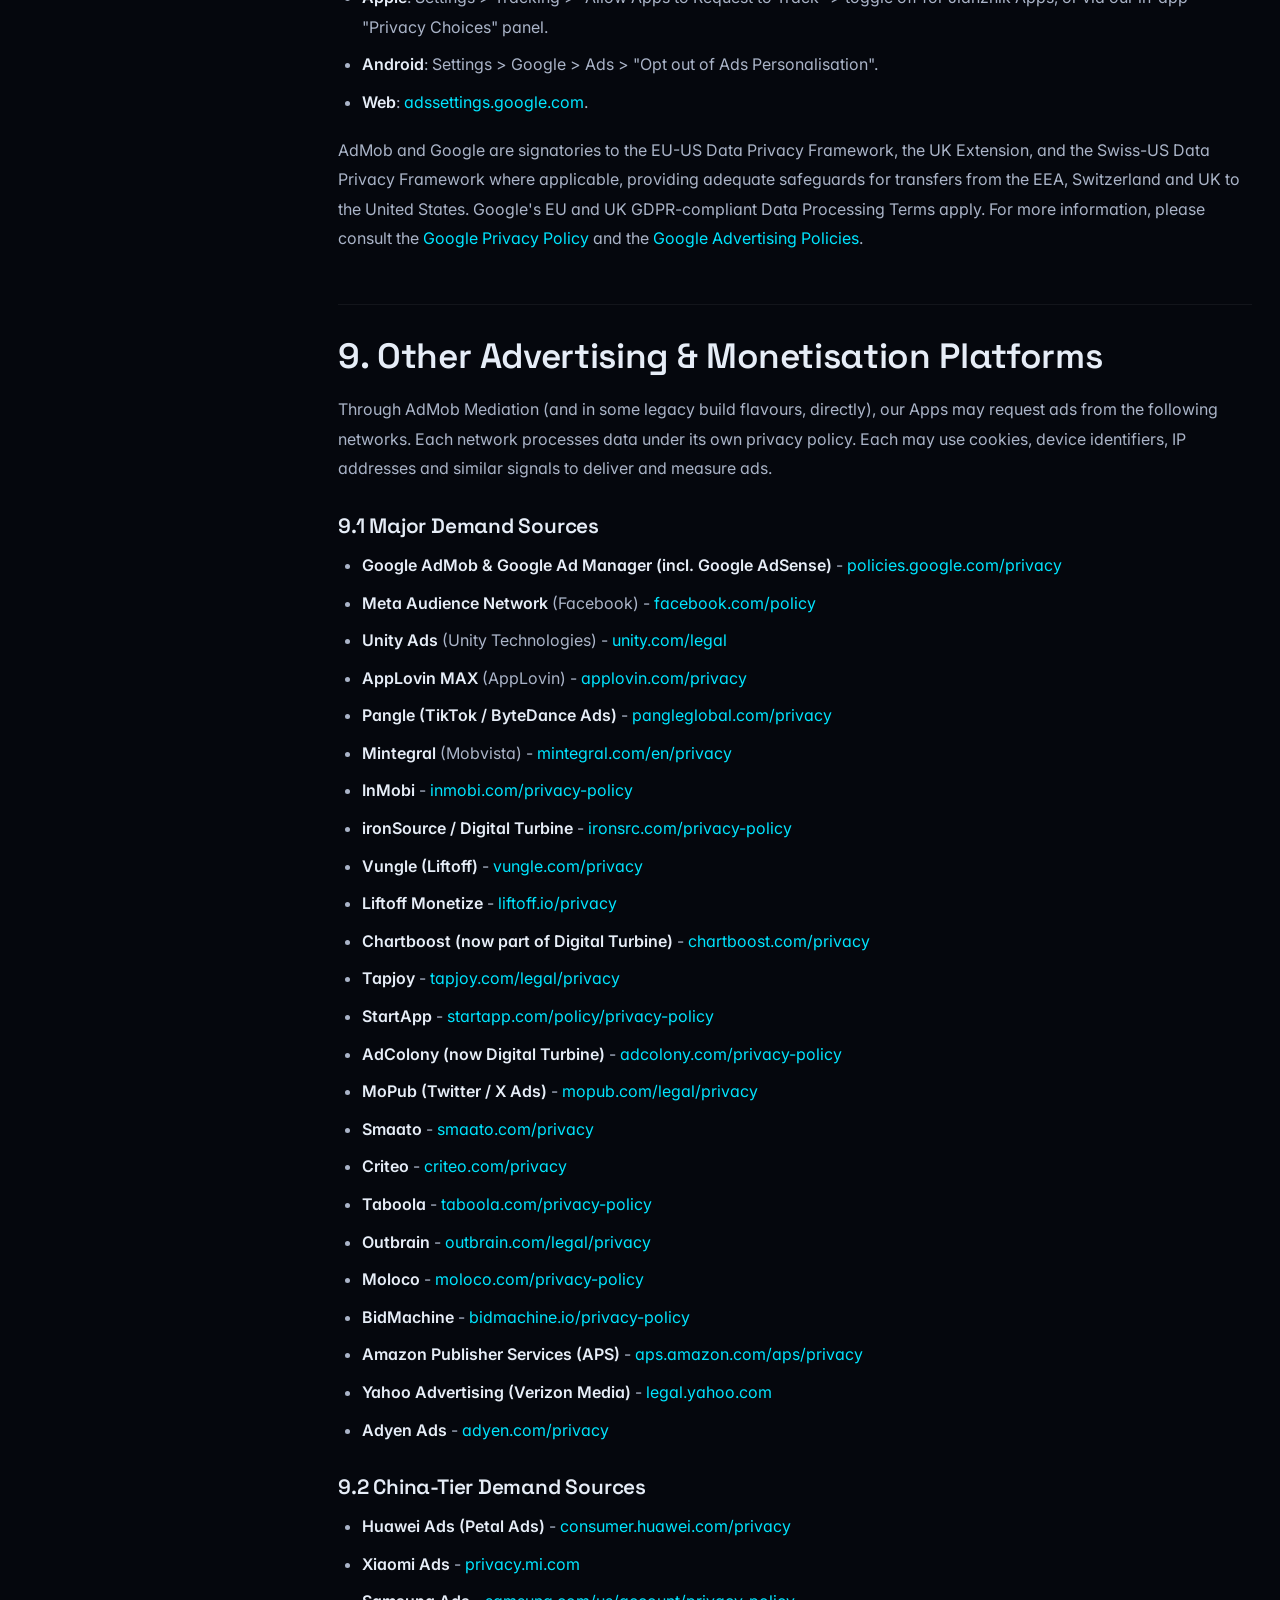
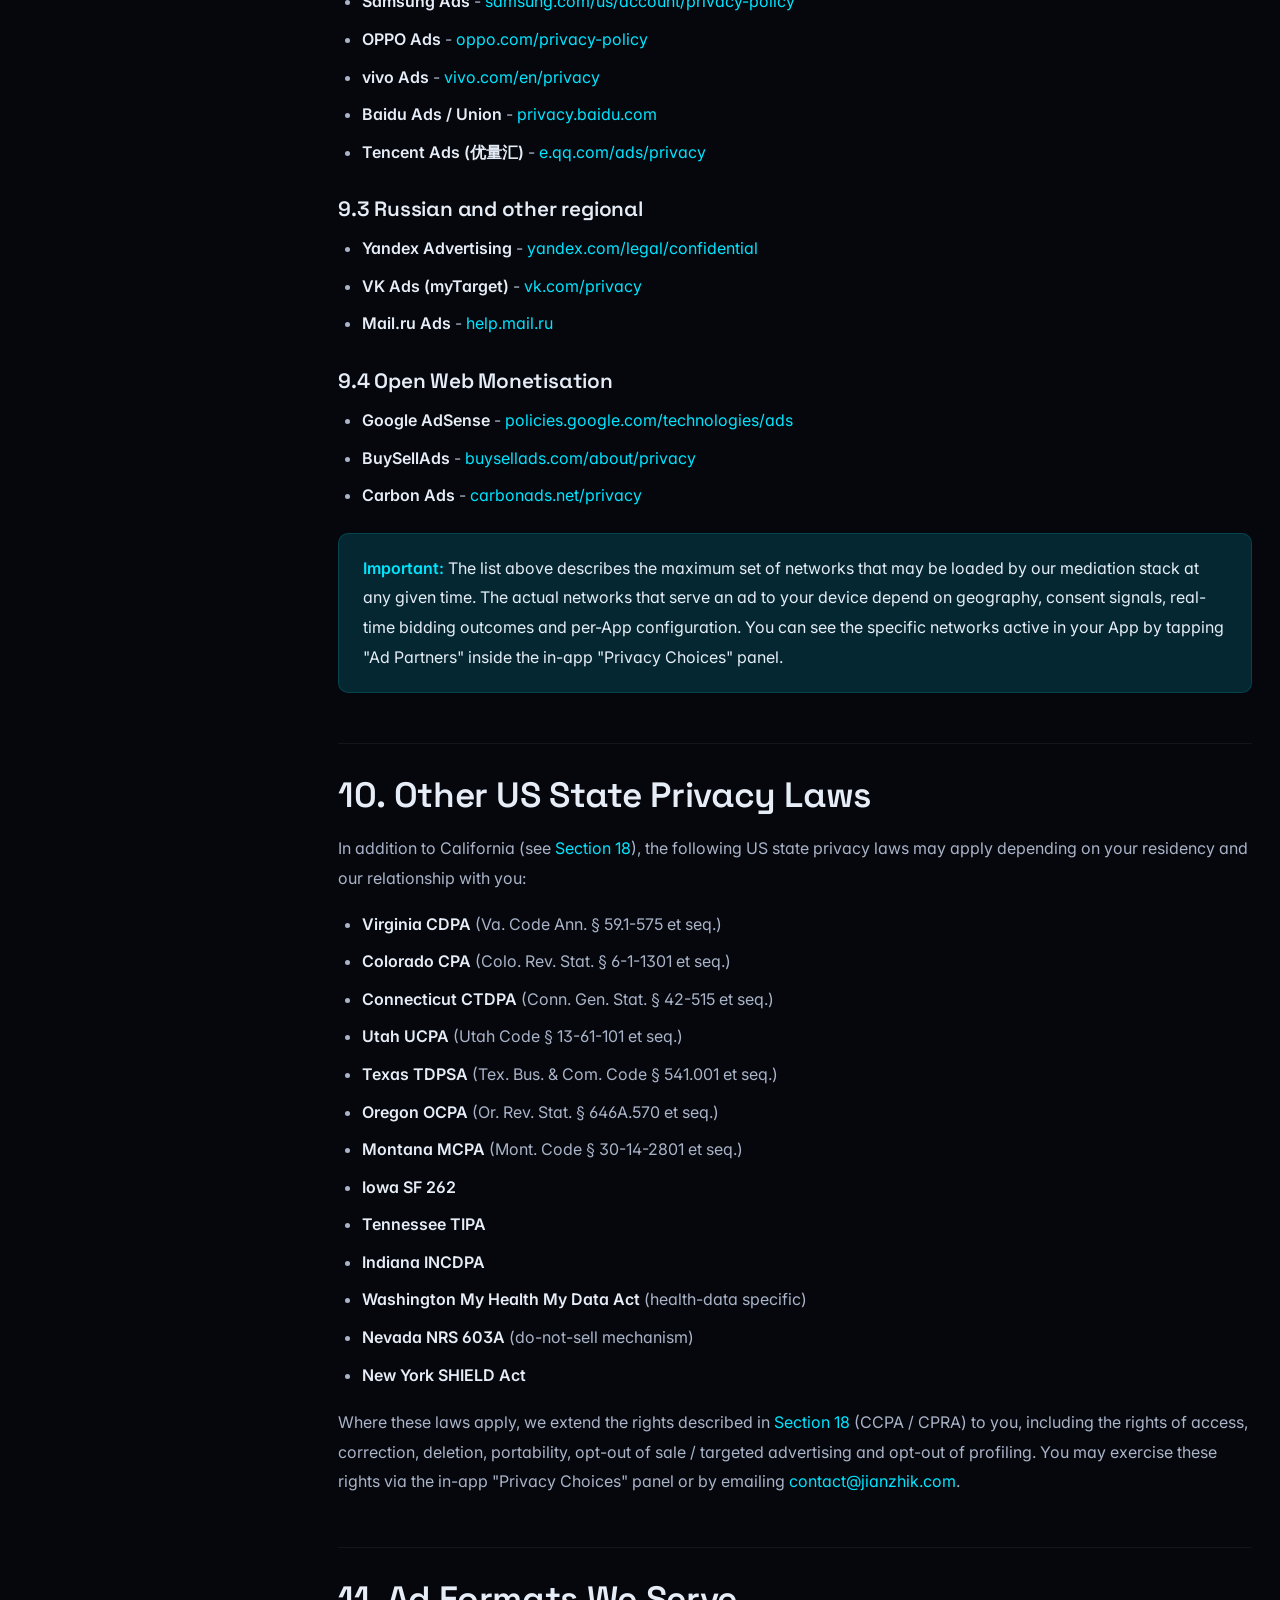
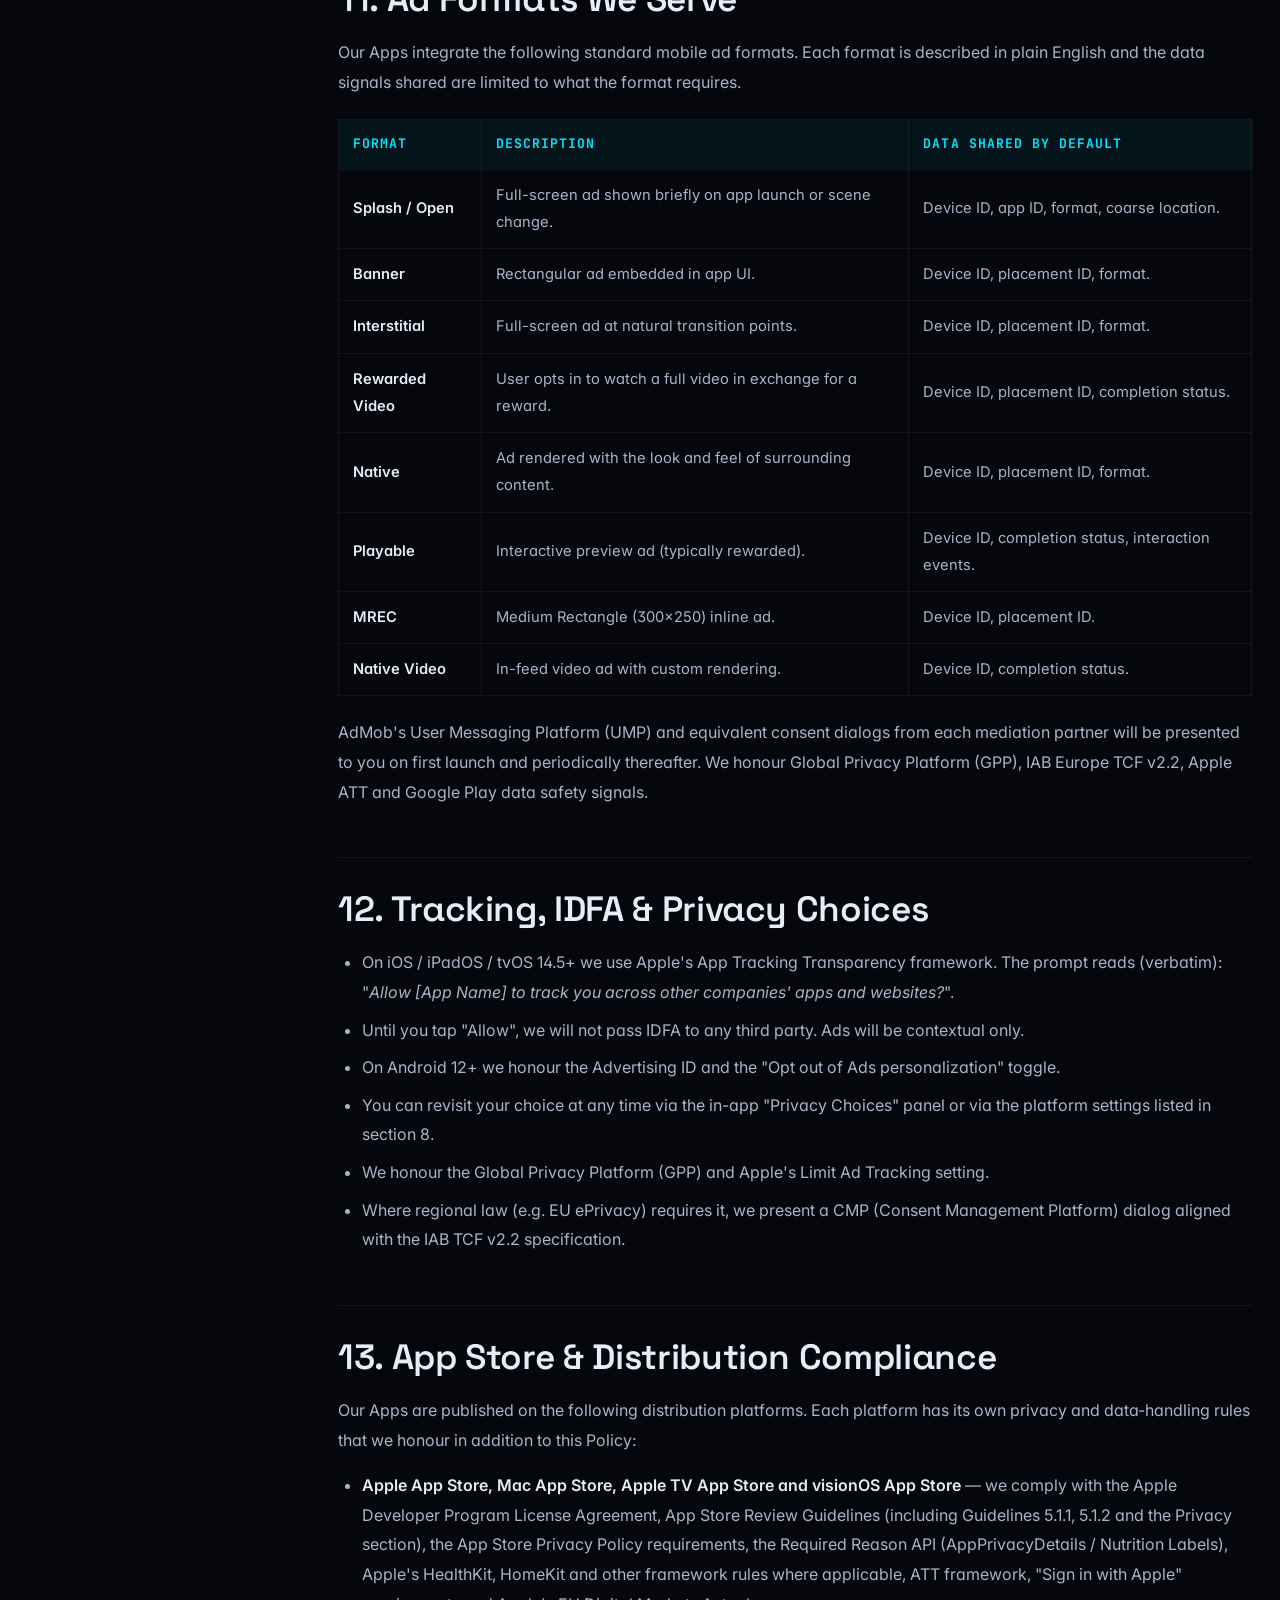
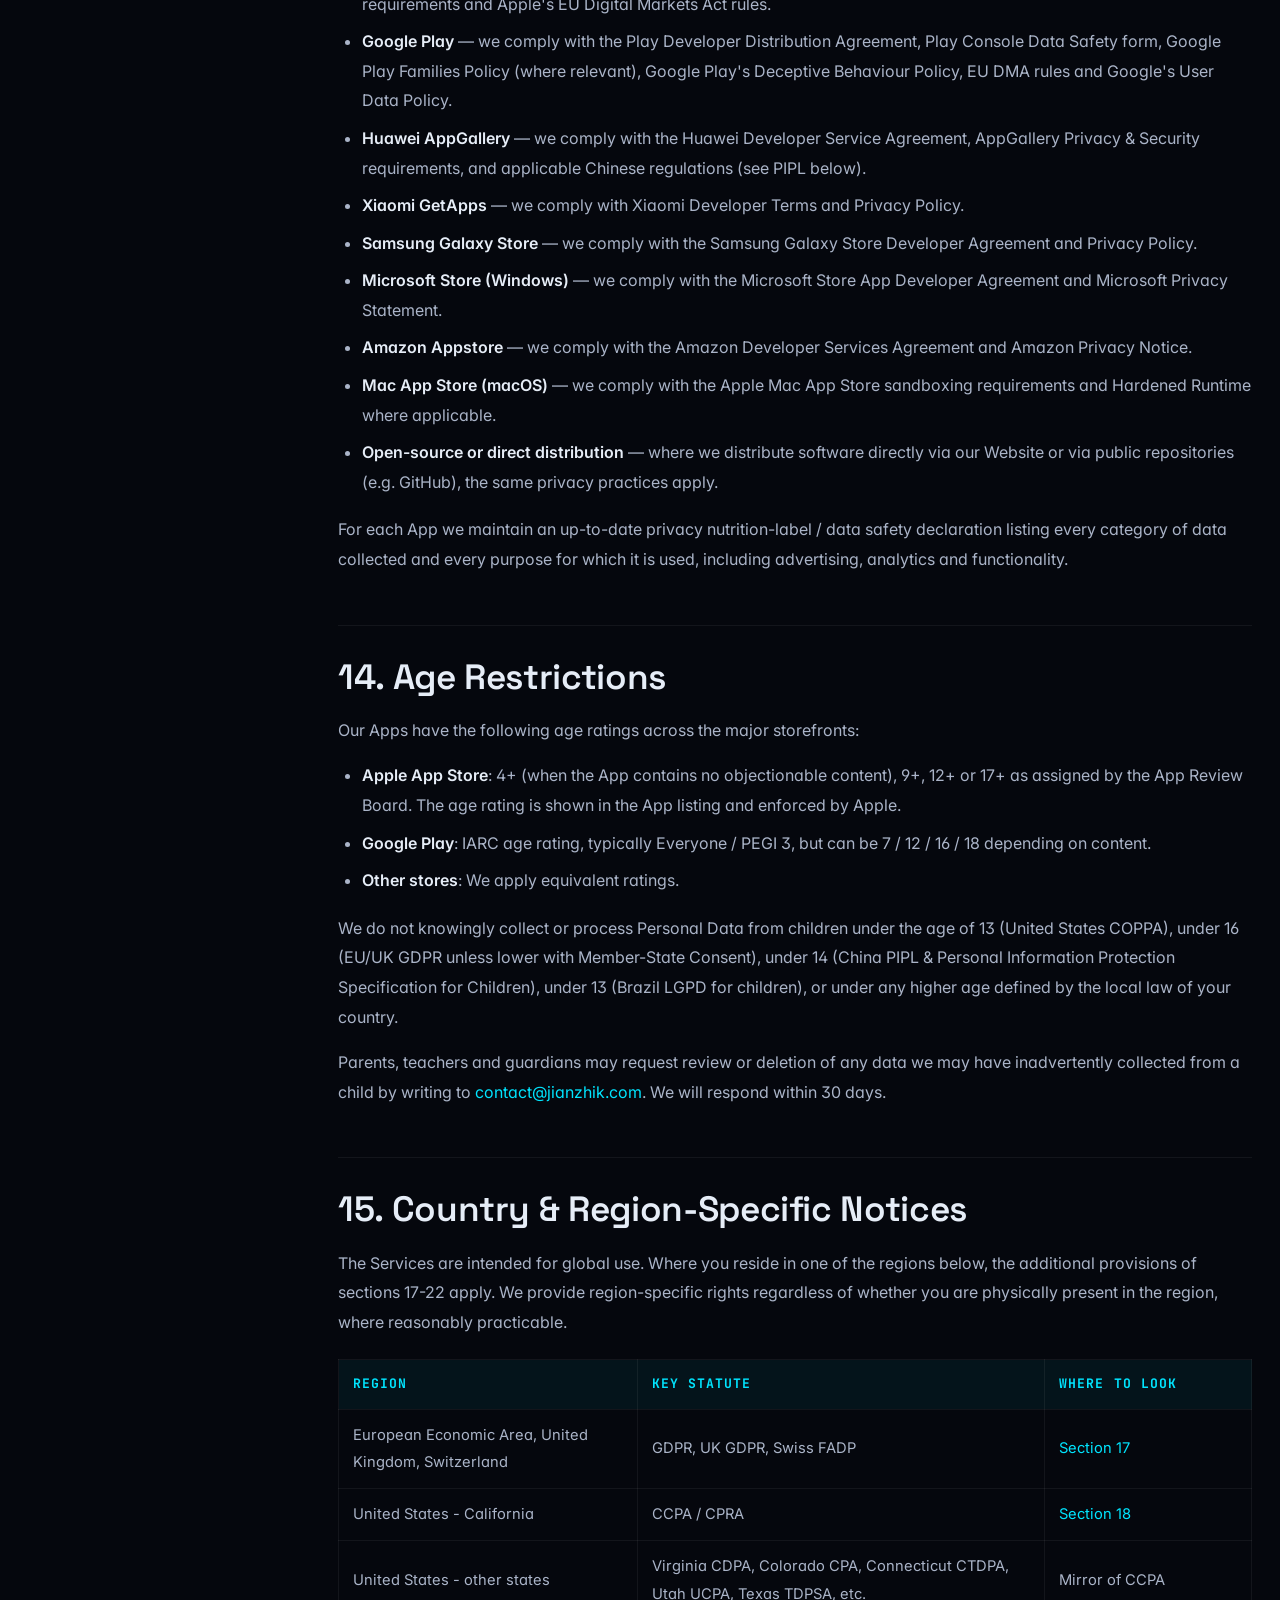
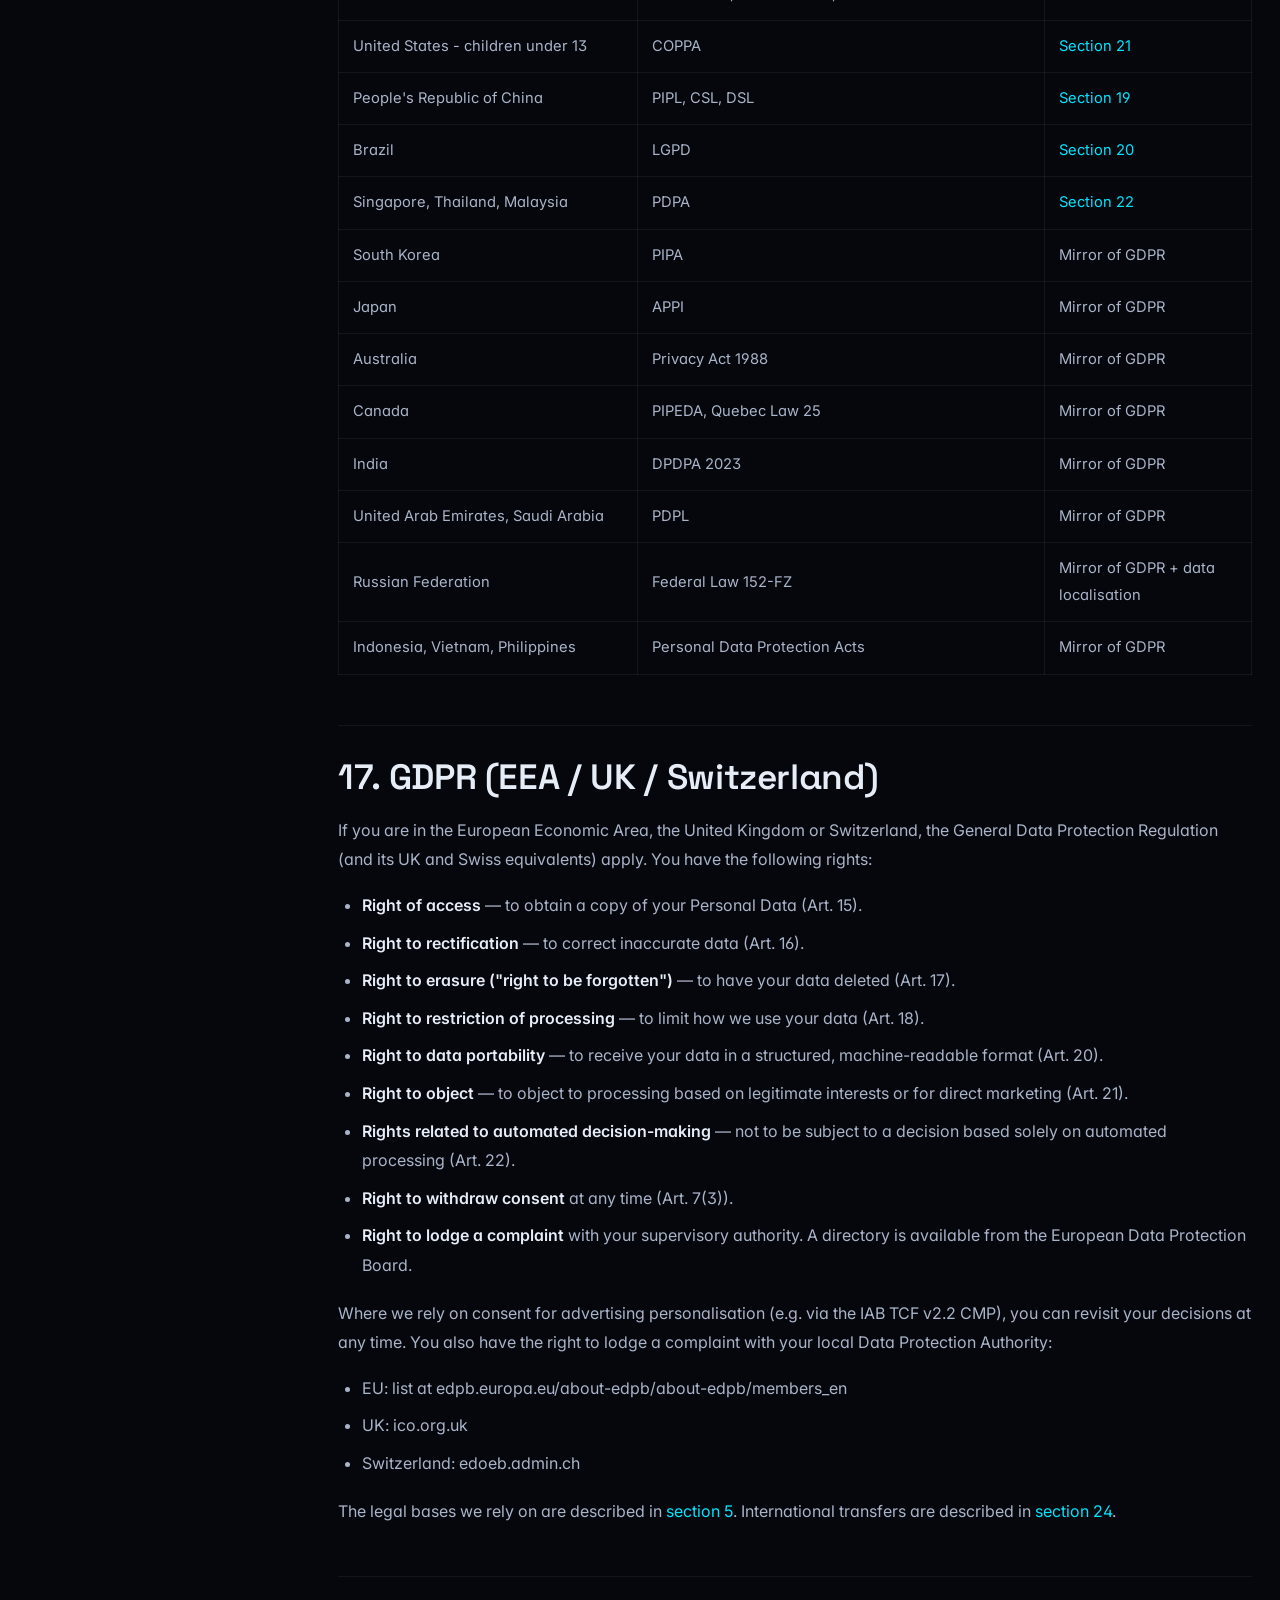
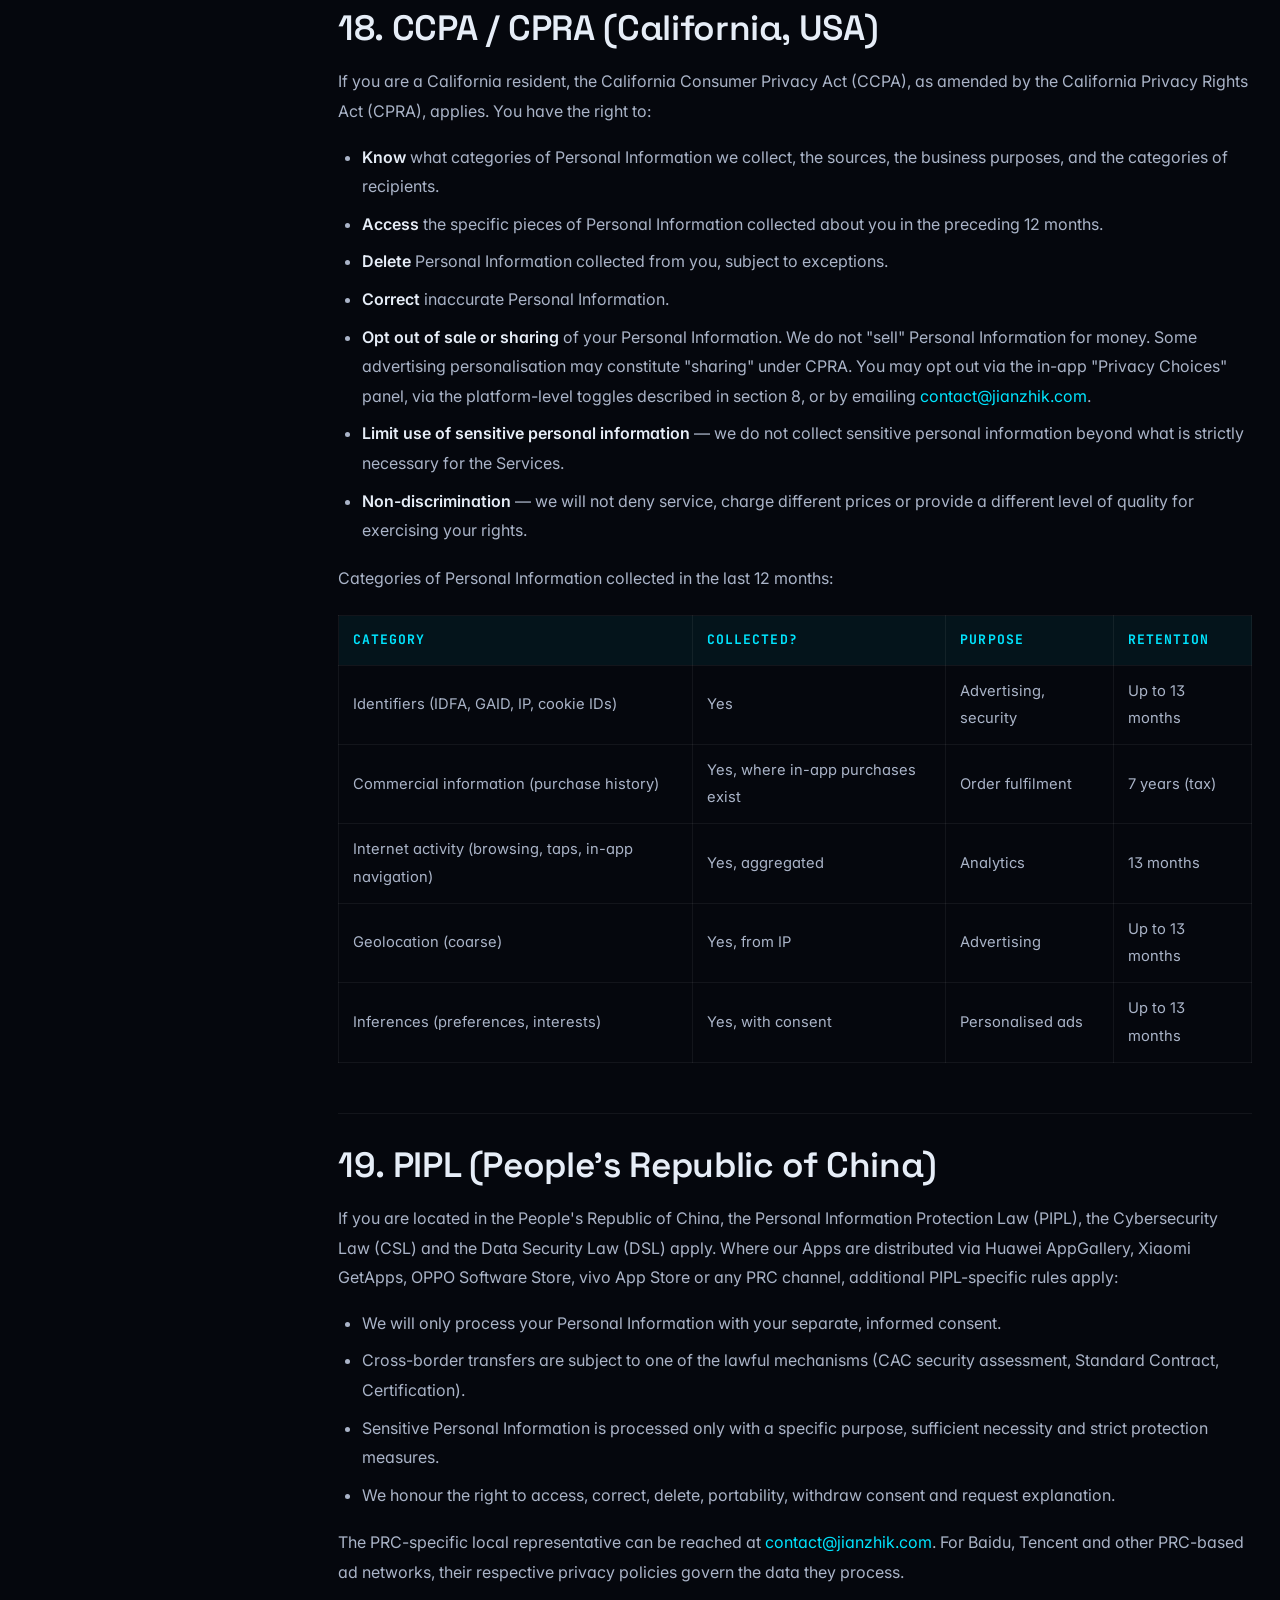
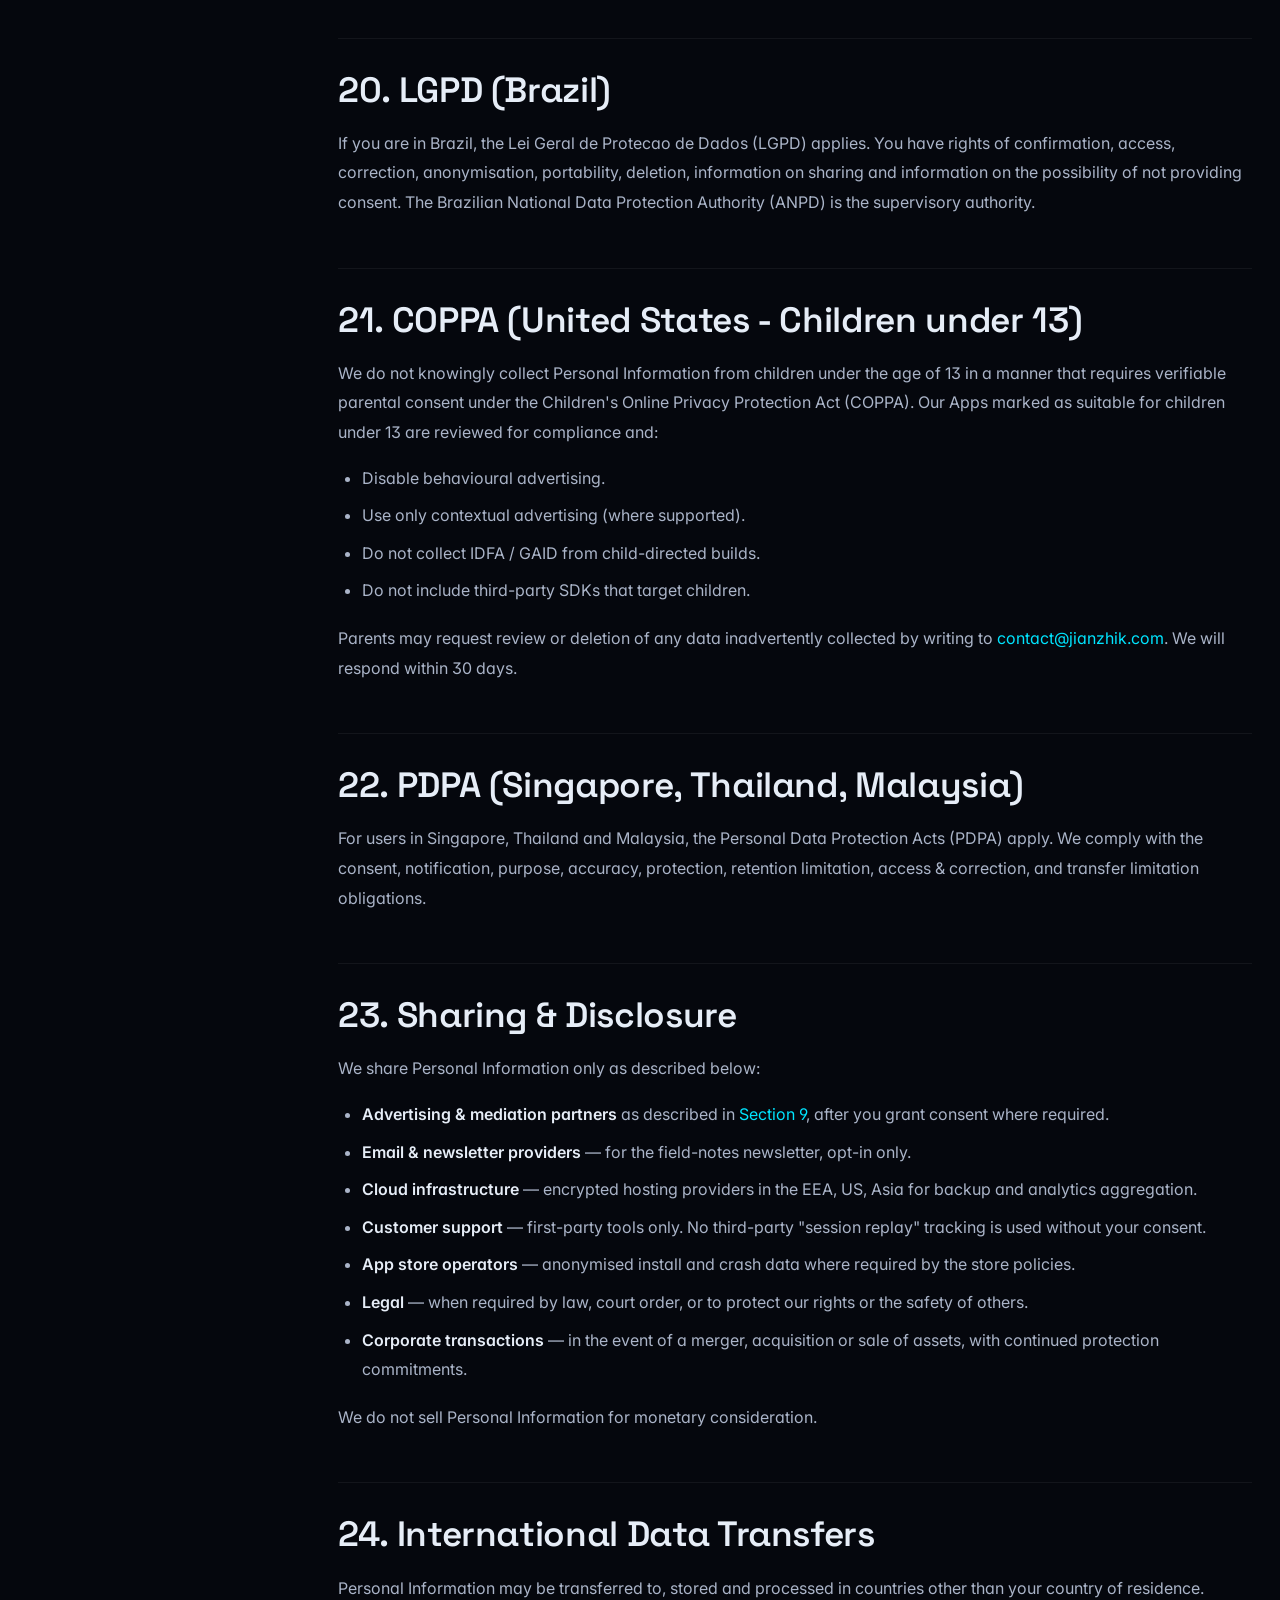
<file: privacy-policy.html>
<!DOCTYPE html>
<html lang="en">
<head>
  <meta charset="UTF-8">
  <meta name="viewport" content="width=device-width, initial-scale=1.0, viewport-fit=cover">
  <meta http-equiv="X-UA-Compatible" content="IE=edge">
  <title>Privacy Policy - Jianzhik | Apps, Website &amp; Data Practices</title>
  <meta name="description" content="Comprehensive privacy policy for Jianzhik - covers our iOS/iPadOS apps, website, ad networks (AdMob, Meta, Unity, AppLovin, Pangle, Mintegral, InMobi, Vungle, Chartboost and more), App Store compliance, age restrictions, international regulations (GDPR, CCPA, LGPD, PIPL, COPPA, PDPA) and data subject rights.">
  <meta name="keywords" content="jianzhik privacy policy, app privacy policy, admob privacy, GDPR, CCPA, COPPA, app store privacy, ad network disclosure">
  <meta name="robots" content="index, follow, max-snippet:-1">
  <meta name="theme-color" content="#05070d">

  <link rel="canonical" href="https://jianzhik.com/privacy-policy.html">
  <link rel="alternate" hreflang="en" href="https://jianzhik.com/privacy-policy.html">

  <meta property="og:type" content="article">
  <meta property="og:title" content="Privacy Policy - Jianzhik">
  <meta property="og:description" content="Comprehensive privacy policy covering apps, website and ad network integrations.">
  <meta property="og:url" content="https://jianzhik.com/privacy-policy.html">
  <meta property="og:image" content="https://jianzhik.com/images/og/og-default.png">
  <meta name="twitter:card" content="summary_large_image">
  <meta name="twitter:title" content="Privacy Policy - Jianzhik">
  <meta name="twitter:description" content="Comprehensive privacy policy covering apps, website and ad network integrations.">
  <meta name="twitter:image" content="https://jianzhik.com/images/og/og-default.png">

  <link rel="icon" type="image/svg+xml" href="images/icons/logo-mark.svg">
  <link rel="apple-touch-icon" href="images/icons/logo-mark.svg">

  <link rel="preconnect" href="https://fonts.googleapis.com">
  <link rel="preconnect" href="https://fonts.gstatic.com" crossorigin>
  <link href="https://fonts.googleapis.com/css2?family=Inter:wght@400;500;600;700&family=JetBrains+Mono:wght@400;500;600&family=Space+Grotesk:wght@500;600;700&display=swap" rel="stylesheet">

  <link rel="stylesheet" href="css/main.css">
  <link rel="stylesheet" href="css/animations.css">
  <link rel="stylesheet" href="css/pages.css">

  <script type="application/ld+json">
  {
    "@context": "https://schema.org",
    "@type": "WebPage",
    "name": "Privacy Policy - Jianzhik",
    "url": "https://jianzhik.com/privacy-policy.html",
    "description": "Comprehensive privacy policy covering apps, website and ad network integrations.",
    "inLanguage": "en-US",
    "dateModified": "2026-09-23",
    "publisher": {
      "@type": "Organization",
      "name": "Jianzhik",
      "email": "contact@jianzhik.com"
    }
  }
  </script>
</head>
<body>
<a href="#main" class="skip-link">Skip to main content</a>
<div class="grid-bg"></div>
<div class="bg-noise"></div>
<div class="scroll-progress" aria-hidden="true"></div>

<header class="nav" role="banner">
  <div class="nav-inner">
    <a href="index.html" class="nav-brand" aria-label="Jianzhik home">
      <span class="brand-mark" aria-hidden="true">JK</span>
      <span>Jianzhik<small>// legal</small></span>
    </a>
    <nav role="navigation" aria-label="Primary">
      <ul class="nav-links">
        <li><a href="index.html">Home</a></li>
        <li><a href="services.html">Services</a></li>
        <li><a href="advantages.html">Advantages</a></li>
        <li><a href="news.html">News</a></li>
        <li><a href="contact.html">Contact</a></li>
      </ul>
    </nav>
    <div class="nav-cta">
      <a href="contact.html" class="btn btn-primary">Contact <span class="arrow">-></span></a>
      <button class="nav-mobile-toggle" aria-label="Toggle menu" aria-expanded="false">
        <svg width="22" height="22" viewBox="0 0 24 24" fill="none" stroke="currentColor" stroke-width="2" stroke-linecap="round"><line x1="3" y1="6" x2="21" y2="6"/><line x1="3" y1="12" x2="21" y2="12"/><line x1="3" y1="18" x2="21" y2="18"/></svg>
      </button>
    </div>
  </div>
</header>

<main id="main" role="main">

<section class="page-hero" aria-labelledby="pp-title">
  <div class="wrap-1400">
    <div class="breadcrumb"><a href="index.html">Home</a> <span class="sep">/</span> <span>Privacy Policy</span></div>
    <h1 id="pp-title">Privacy <span class="gradient-text">Policy</span></h1>
    <p class="lead">A complete description of the data we collect, how we use it, the advertising platforms we integrate with, the app-store ecosystems we publish into, and your rights across every jurisdiction we serve. Written to be honest rather than opaque.</p>
    <div class="meta">
      <span><span class="dot"></span> Effective 23 September 2026</span>
      <span>v 6.4.0</span>
      <span>Last review: 22 Sep 2026</span>
    </div>
  </div>
</section>

<section aria-labelledby="legal-main">
  <div class="wrap-1400">
    <div class="legal-wrap">
      <aside class="legal-toc" aria-label="Table of contents">
        <h5>// Contents</h5>
        <ul>
          <li><a href="#overview">1. Overview &amp; Scope</a></li>
          <li><a href="#controller">2. Data Controller</a></li>
          <li><a href="#definitions">3. Definitions</a></li>
          <li><a href="#data-collected">4. Data We Collect</a></li>
          <li><a href="#legal-basis">5. Legal Basis</a></li>
          <li><a href="#how-we-use">6. How We Use Data</a></li>
          <li><a href="#ads-intro">7. Advertising &amp; Monetisation</a></li>
          <li><a href="#admob">8. Google AdMob</a></li>
          <li><a href="#ad-networks">9. Other Ad Networks</a></li>
          <li><a href="#ad-formats">11. Ad Formats We Serve</a></li>
          <li><a href="#ad-tracking">12. Tracking, IDFA &amp; Privacy</a></li>
          <li><a href="#app-store">13. App Store &amp; Distribution</a></li>
          <li><a href="#age">14. Age Restrictions</a></li>
          <li><a href="#jurisdictions">15. Country &amp; Region</a></li>
          <li><a href="#gdpr">17. GDPR (EU/EEA/UK)</a></li>
          <li><a href="#ccpa">18. CCPA / CPRA (US-CA)</a></li>
          <li><a href="#pipl">19. PIPL (China)</a></li>
          <li><a href="#lgpd">20. LGPD (Brazil)</a></li>
          <li><a href="#coppa">21. COPPA (US-Children)</a></li>
          <li><a href="#pdpa">22. PDPA (Singapore/Thailand)</a></li>
          <li><a href="#sharing">23. Data Sharing</a></li>
          <li><a href="#transfers">24. International Transfers</a></li>
          <li><a href="#retention">25. Data Retention</a></li>
          <li><a href="#security">26. Security</a></li>
          <li><a href="#rights">27. Your Rights</a></li>
          <li><a href="#children">28. Children</a></li>
          <li><a href="#changes">29. Changes</a></li>
          <li><a href="#contact">30. Contact &amp; DPA</a></li>
        </ul>
      </aside>

      <article class="legal-content" id="legal-main">
        <span class="updated">Effective 23 September 2026</span>

        <h2 id="overview">1. Overview &amp; Scope</h2>
        <p>This Privacy Policy ("Policy") describes how Jianzhik ("we", "us", "our" or "the Studio"), an independent product studio based at Arizona State University Sky Song Innovation Campus, Tempe, Arizona, United States, collects, uses, discloses, and protects information in connection with:</p>
        <ul>
          <li>The website <strong>jianzhik.com</strong> and all subdomains (collectively, the "Website");</li>
          <li>All mobile, tablet, desktop and visionOS applications published by Jianzhik on the Apple App Store, Google Play, Huawei AppGallery, Xiaomi GetApps, Samsung Galaxy Store, Microsoft Store, Amazon Appstore, Mac App Store and any other distribution platform we may adopt from time to time (collectively, the "Apps");</li>
          <li>Any related services, APIs, marketing, support or communications (collectively with the Website and the Apps, the "Services").</li>
        </ul>
        <p>By installing, accessing or otherwise using the Services, you confirm that you have read, understood and agreed to this Policy. If you do not agree, please discontinue use. We will not knowingly collect personal data in a manner inconsistent with this Policy.</p>

        <h2 id="controller">2. Data Controller</h2>
        <p>The data controller for the Services is Jianzhik, located at Arizona State University Sky Song Innovation Campus, Tempe, AZ, United States. For GDPR purposes, our representative within the Union can be reached at <a href="mailto:contact@jianzhik.com">contact@jianzhik.com</a>. For UK GDPR purposes our representative is reachable at the same address. For PIPL purposes our local representative is reachable at <a href="mailto:contact@jianzhik.com">contact@jianzhik.com</a>.</p>

        <h2 id="definitions">3. Definitions</h2>
        <ul>
          <li><strong>"Personal Data"</strong> means any information relating to an identified or identifiable natural person.</li>
          <li><strong>"Processing"</strong> means any operation performed on Personal Data.</li>
          <li><strong>"End-User"</strong> means any individual who installs or uses our Apps.</li>
          <li><strong>"Device Data"</strong> means information automatically collected from the device on which the App is installed (model, OS version, locale, IP address, advertising identifiers).</li>
          <li><strong>"Advertising Identifier"</strong> means Apple's Identifier for Advertisers (IDFA) or Google's Advertising ID (GAID) depending on platform.</li>
          <li><strong>"SDK"</strong> means a third-party software development kit integrated for a specific purpose such as advertising, attribution or analytics.</li>
          <li><strong>"Sensitive Data"</strong> means special category data such as health, biometric, racial or ethnic origin, political opinions, religious beliefs, trade union membership, genetic or biometric data for uniquely identifying a person, sex life or sexual orientation.</li>
        </ul>

        <h2 id="data-collected">4. Data We Collect</h2>
        <h3>4.1 Data you provide voluntarily</h3>
        <ul>
          <li>Email address, name and message contents when you contact us via the Website form or via email.</li>
          <li>Email address if you subscribe to our field-notes newsletter (handled by a third-party privacy-respecting email service).</li>
          <li>Account information you create inside an App, such as locally-stored credentials (we do not maintain a central account database by design).</li>
          <li>Support correspondence, including bug reports, screenshots and device metadata you voluntarily share.</li>
        </ul>
        <h3>4.2 Data collected automatically by the Apps</h3>
        <ul>
          <li>Device model, OS version, locale, time zone, screen resolution, free storage, network connectivity type.</li>
          <li>App version, build number, language, region settings, in-app feature usage counts (with your opt-in).</li>
          <li>Advertising Identifier (IDFA on iOS, GAID on Android) — collected only after explicit opt-in via the platform's tracking prompt.</li>
          <li>Crash logs, performance counters (CPU, memory, frame rate), error stack traces — stored locally and only uploaded if you opt in to share diagnostics.</li>
          <li>Frequency-cap and consent signals managed by the Google User Messaging Platform (UMP) or equivalent SDK.</li>
        </ul>
        <h3>4.3 Data collected by the Website</h3>
        <ul>
          <li>Server logs (IP address, user agent, referer, URL, response code) retained for 30 days for security purposes only.</li>
          <li>First-party cookies that remember your consent and theme preferences. We do not set advertising cookies on this Website.</li>
          <li>Aggregated analytics from a privacy-respecting self-hosted analytics tool (no cross-site profiling, no IP storage, no fingerprinting).</li>
        </ul>
        <h3>4.4 Data we never collect</h3>
        <ul>
          <li>Government identification numbers, biometric identifiers, race, ethnicity, religion, political affiliation, sexual orientation.</li>
          <li>Contacts, photos, microphone, location, Bluetooth, NFC, HealthKit, HomeKit, Calendar, Reminders data — unless explicitly required for a documented in-app feature that you opt into.</li>
          <li>Personal Data of children under the age of 13 anywhere in the world, or under the higher age defined by local law where applicable.</li>
        </ul>

        <h2 id="legal-basis">5. Legal Basis for Processing</h2>
        <p>Under the GDPR, we rely on the following legal bases:</p>
        <ul>
          <li><strong>Consent (Art. 6(1)(a))</strong> — for advertising personalisation, analytics, newsletter subscriptions, diagnostic uploads.</li>
          <li><strong>Contract (Art. 6(1)(b))</strong> — to deliver the service you have installed or subscribed to.</li>
          <li><strong>Legitimate interests (Art. 6(1)(f))</strong> — for security, fraud prevention, aggregated product analytics.</li>
          <li><strong>Legal obligation (Art. 6(1)(c))</strong> — for compliance with tax, accounting and law enforcement requests.</li>
        </ul>
        <p>Where consent is the basis, you may withdraw it at any time without affecting prior lawful processing.</p>

        <h2 id="how-we-use">6. How We Use Personal Data</h2>
        <ul>
          <li>To provide, operate, maintain, secure and improve the Services.</li>
          <li>To deliver core in-app functionality that runs entirely on your device.</li>
          <li>To display advertising and measure its performance (only after explicit consent on iOS 14.5+ / iPadOS 14.5+ / tvOS 14.5+ and equivalent Android versions).</li>
          <li>To respond to your enquiries and provide support.</li>
          <li>To send the field-notes newsletter (only with your explicit subscription).</li>
          <li>To detect and prevent fraud, abuse, security incidents and violations of our Terms of Service.</li>
          <li>To comply with our legal obligations, enforce our terms, and protect our rights and the rights of others.</li>
        </ul>

        <h2 id="ads-intro">7. Advertising &amp; Monetisation Overview</h2>
        <div class="callout">
          <strong>AdMob at the heart:</strong> Our free Apps integrate <strong>Google AdMob</strong> for monetisation. AdMob may collect Device Data, Advertising Identifier, coarse location (where permitted), and interaction data to select and serve ads. AdMob and its mediation vendors process data under Google's Ads Data Processing Terms and the EU/Swiss/UK GDPR-compliant contractual framework.
        </div>
        <p>All ad-serving activity is gated by the platform's App Tracking Transparency (ATT) prompt on Apple platforms and the equivalent Play Console prompts on Android. Until you grant consent, we serve contextual ads only and pass no IDFA/GAID to ad networks. You may withdraw consent at any time via the in-app "Privacy Choices" panel which is surfaced in every App's settings.</p>

        <h2 id="admob">8. Google AdMob Specific Disclosures</h2>
        <p>We use Google AdMob (and where applicable, AdMob Mediation). AdMob may collect and process:</p>
        <ul>
          <li>IP address, device identifiers including IDFA (iOS) / GAID (Android), cookie identifiers, Advertising IDs.</li>
          <li>App metadata, ad impressions, clicks, conversions.</li>
          <li>Coarse location derived from IP (no precise GPS).</li>
          <li>Information about the device, OS version, language, carrier, time zone.</li>
        </ul>
        <p>AdMob uses this data to select, serve and measure ads. You can opt out of personalised ads via:</p>
        <ul>
          <li><strong>Apple</strong>: Settings &gt; Tracking &gt; "Allow Apps to Request to Track" &gt; toggle off for Jianzhik Apps, or via our in-app "Privacy Choices" panel.</li>
          <li><strong>Android</strong>: Settings &gt; Google &gt; Ads &gt; "Opt out of Ads Personalisation".</li>
          <li><strong>Web</strong>: <a href="https://adssettings.google.com/" target="_blank" rel="noopener noreferrer">adssettings.google.com</a>.</li>
        </ul>
        <p>AdMob and Google are signatories to the EU-US Data Privacy Framework, the UK Extension, and the Swiss-US Data Privacy Framework where applicable, providing adequate safeguards for transfers from the EEA, Switzerland and UK to the United States. Google's EU and UK GDPR-compliant Data Processing Terms apply. For more information, please consult the <a href="https://policies.google.com/privacy" target="_blank" rel="noopener noreferrer">Google Privacy Policy</a> and the <a href="https://policies.google.com/technologies/ads" target="_blank" rel="noopener noreferrer">Google Advertising Policies</a>.</p>

        <h2 id="ad-networks">9. Other Advertising &amp; Monetisation Platforms</h2>
        <p>Through AdMob Mediation (and in some legacy build flavours, directly), our Apps may request ads from the following networks. Each network processes data under its own privacy policy. Each may use cookies, device identifiers, IP addresses and similar signals to deliver and measure ads.</p>

        <h3>9.1 Major Demand Sources</h3>
        <ul>
          <li><strong>Google AdMob &amp; Google Ad Manager (incl. Google AdSense)</strong> - <a href="https://policies.google.com/privacy" target="_blank" rel="noopener noreferrer">policies.google.com/privacy</a></li>
          <li><strong>Meta Audience Network</strong> (Facebook) - <a href="https://www.facebook.com/policy.php" target="_blank" rel="noopener noreferrer">facebook.com/policy</a></li>
          <li><strong>Unity Ads</strong> (Unity Technologies) - <a href="https://unity.com/legal/game-player-and-app-user-privacy-policy" target="_blank" rel="noopener noreferrer">unity.com/legal</a></li>
          <li><strong>AppLovin MAX</strong> (AppLovin) - <a href="https://www.applovin.com/privacy/" target="_blank" rel="noopener noreferrer">applovin.com/privacy</a></li>
          <li><strong>Pangle (TikTok / ByteDance Ads)</strong> - <a href="https://www.pangleglobal.com/privacy" target="_blank" rel="noopener noreferrer">pangleglobal.com/privacy</a></li>
          <li><strong>Mintegral</strong> (Mobvista) - <a href="https://www.mintegral.com/en/privacy" target="_blank" rel="noopener noreferrer">mintegral.com/en/privacy</a></li>
          <li><strong>InMobi</strong> - <a href="https://www.inmobi.com/privacy-policy/" target="_blank" rel="noopener noreferrer">inmobi.com/privacy-policy</a></li>
          <li><strong>ironSource / Digital Turbine</strong> - <a href="https://www.ironsrc.com/privacy-policy/" target="_blank" rel="noopener noreferrer">ironsrc.com/privacy-policy</a></li>
          <li><strong>Vungle (Liftoff)</strong> - <a href="https://vungle.com/privacy/" target="_blank" rel="noopener noreferrer">vungle.com/privacy</a></li>
          <li><strong>Liftoff Monetize</strong> - <a href="https://liftoff.io/privacy/" target="_blank" rel="noopener noreferrer">liftoff.io/privacy</a></li>
          <li><strong>Chartboost (now part of Digital Turbine)</strong> - <a href="https://www.chartboost.com/privacy/" target="_blank" rel="noopener noreferrer">chartboost.com/privacy</a></li>
          <li><strong>Tapjoy</strong> - <a href="https://www.tapjoy.com/legal/privacy/" target="_blank" rel="noopener noreferrer">tapjoy.com/legal/privacy</a></li>
          <li><strong>StartApp</strong> - <a href="https://www.startapp.com/policy/privacy-policy/" target="_blank" rel="noopener noreferrer">startapp.com/policy/privacy-policy</a></li>
          <li><strong>AdColony (now Digital Turbine)</strong> - <a href="https://www.adcolony.com/privacy-policy/" target="_blank" rel="noopener noreferrer">adcolony.com/privacy-policy</a></li>
          <li><strong>MoPub (Twitter / X Ads)</strong> - <a href="https://www.mopub.com/legal/privacy/" target="_blank" rel="noopener noreferrer">mopub.com/legal/privacy</a></li>
          <li><strong>Smaato</strong> - <a href="https://www.smaato.com/privacy/" target="_blank" rel="noopener noreferrer">smaato.com/privacy</a></li>
          <li><strong>Criteo</strong> - <a href="https://www.criteo.com/privacy/" target="_blank" rel="noopener noreferrer">criteo.com/privacy</a></li>
          <li><strong>Taboola</strong> - <a href="https://www.taboola.com/privacy-policy" target="_blank" rel="noopener noreferrer">taboola.com/privacy-policy</a></li>
          <li><strong>Outbrain</strong> - <a href="https://www.outbrain.com/legal/privacy" target="_blank" rel="noopener noreferrer">outbrain.com/legal/privacy</a></li>
          <li><strong>Moloco</strong> - <a href="https://www.moloco.com/privacy-policy" target="_blank" rel="noopener noreferrer">moloco.com/privacy-policy</a></li>
          <li><strong>BidMachine</strong> - <a href="https://bidmachine.io/privacy-policy/" target="_blank" rel="noopener noreferrer">bidmachine.io/privacy-policy</a></li>
          <li><strong>Amazon Publisher Services (APS)</strong> - <a href="https://aps.amazon.com/aps/privacy/" target="_blank" rel="noopener noreferrer">aps.amazon.com/aps/privacy</a></li>
          <li><strong>Yahoo Advertising (Verizon Media)</strong> - <a href="https://legal.yahoo.com/us/en/yahoo/privacy/index.html" target="_blank" rel="noopener noreferrer">legal.yahoo.com</a></li>
          <li><strong>Adyen Ads</strong> - <a href="https://www.adyen.com/policies-and-disclaimer/privacy-policy" target="_blank" rel="noopener noreferrer">adyen.com/privacy</a></li>
        </ul>

        <h3>9.2 China-Tier Demand Sources</h3>
        <ul>
          <li><strong>Huawei Ads (Petal Ads)</strong> - <a href="https://consumer.huawei.com/en/privacy/privacy-policy/" target="_blank" rel="noopener noreferrer">consumer.huawei.com/privacy</a></li>
          <li><strong>Xiaomi Ads</strong> - <a href="https://privacy.mi.com/all/policy/en-GB/" target="_blank" rel="noopener noreferrer">privacy.mi.com</a></li>
          <li><strong>Samsung Ads</strong> - <a href="https://www.samsung.com/us/account/privacy-policy/" target="_blank" rel="noopener noreferrer">samsung.com/us/account/privacy-policy</a></li>
          <li><strong>OPPO Ads</strong> - <a href="https://www.oppo.com/en/privacy-policy/" target="_blank" rel="noopener noreferrer">oppo.com/privacy-policy</a></li>
          <li><strong>vivo Ads</strong> - <a href="https://www.vivo.com/en/privacy" target="_blank" rel="noopener noreferrer">vivo.com/en/privacy</a></li>
          <li><strong>Baidu Ads / Union</strong> - <a href="https://privacy.baidu.com/" target="_blank" rel="noopener noreferrer">privacy.baidu.com</a></li>
          <li><strong>Tencent Ads (优量汇)</strong> - <a href="https://e.qq.com/ads/privacy" target="_blank" rel="noopener noreferrer">e.qq.com/ads/privacy</a></li>
        </ul>

        <h3>9.3 Russian and other regional</h3>
        <ul>
          <li><strong>Yandex Advertising</strong> - <a href="https://yandex.com/legal/confidential/" target="_blank" rel="noopener noreferrer">yandex.com/legal/confidential</a></li>
          <li><strong>VK Ads (myTarget)</strong> - <a href="https://vk.com/privacy" target="_blank" rel="noopener noreferrer">vk.com/privacy</a></li>
          <li><strong>Mail.ru Ads</strong> - <a href="https://help.mail.ru/legal/terms/common/privacy" target="_blank" rel="noopener noreferrer">help.mail.ru</a></li>
        </ul>

        <h3>9.4 Open Web Monetisation</h3>
        <ul>
          <li><strong>Google AdSense</strong> - <a href="https://policies.google.com/technologies/ads" target="_blank" rel="noopener noreferrer">policies.google.com/technologies/ads</a></li>
          <li><strong>BuySellAds</strong> - <a href="https://www.buysellads.com/about/privacy" target="_blank" rel="noopener noreferrer">buysellads.com/about/privacy</a></li>
          <li><strong>Carbon Ads</strong> - <a href="https://www.carbonads.net/privacy" target="_blank" rel="noopener noreferrer">carbonads.net/privacy</a></li>
        </ul>

        <div class="callout">
          <strong>Important:</strong> The list above describes the maximum set of networks that may be loaded by our mediation stack at any given time. The actual networks that serve an ad to your device depend on geography, consent signals, real-time bidding outcomes and per-App configuration. You can see the specific networks active in your App by tapping "Ad Partners" inside the in-app "Privacy Choices" panel.
        </div>

        <h2 id="state-laws">10. Other US State Privacy Laws</h2>
        <p>In addition to California (see <a href="#ccpa">Section 18</a>), the following US state privacy laws may apply depending on your residency and our relationship with you:</p>
        <ul>
          <li><strong>Virginia CDPA</strong> (Va. Code Ann. § 59.1-575 et seq.)</li>
          <li><strong>Colorado CPA</strong> (Colo. Rev. Stat. § 6-1-1301 et seq.)</li>
          <li><strong>Connecticut CTDPA</strong> (Conn. Gen. Stat. § 42-515 et seq.)</li>
          <li><strong>Utah UCPA</strong> (Utah Code § 13-61-101 et seq.)</li>
          <li><strong>Texas TDPSA</strong> (Tex. Bus. &amp; Com. Code § 541.001 et seq.)</li>
          <li><strong>Oregon OCPA</strong> (Or. Rev. Stat. § 646A.570 et seq.)</li>
          <li><strong>Montana MCPA</strong> (Mont. Code § 30-14-2801 et seq.)</li>
          <li><strong>Iowa SF 262</strong></li>
          <li><strong>Tennessee TIPA</strong></li>
          <li><strong>Indiana INCDPA</strong></li>
          <li><strong>Washington My Health My Data Act</strong> (health-data specific)</li>
          <li><strong>Nevada NRS 603A</strong> (do-not-sell mechanism)</li>
          <li><strong>New York SHIELD Act</strong></li>
        </ul>
        <p>Where these laws apply, we extend the rights described in <a href="#ccpa">Section 18</a> (CCPA / CPRA) to you, including the rights of access, correction, deletion, portability, opt-out of sale / targeted advertising and opt-out of profiling. You may exercise these rights via the in-app "Privacy Choices" panel or by emailing <a href="mailto:contact@jianzhik.com">contact@jianzhik.com</a>.</p>

        <h2 id="ad-formats">11. Ad Formats We Serve</h2>
        <p>Our Apps integrate the following standard mobile ad formats. Each format is described in plain English and the data signals shared are limited to what the format requires.</p>

        <table>
          <thead><tr><th>Format</th><th>Description</th><th>Data shared by default</th></tr></thead>
          <tbody>
            <tr><td><strong>Splash / Open</strong></td><td>Full-screen ad shown briefly on app launch or scene change.</td><td>Device ID, app ID, format, coarse location.</td></tr>
            <tr><td><strong>Banner</strong></td><td>Rectangular ad embedded in app UI.</td><td>Device ID, placement ID, format.</td></tr>
            <tr><td><strong>Interstitial</strong></td><td>Full-screen ad at natural transition points.</td><td>Device ID, placement ID, format.</td></tr>
            <tr><td><strong>Rewarded Video</strong></td><td>User opts in to watch a full video in exchange for a reward.</td><td>Device ID, placement ID, completion status.</td></tr>
            <tr><td><strong>Native</strong></td><td>Ad rendered with the look and feel of surrounding content.</td><td>Device ID, placement ID, format.</td></tr>
            <tr><td><strong>Playable</strong></td><td>Interactive preview ad (typically rewarded).</td><td>Device ID, completion status, interaction events.</td></tr>
            <tr><td><strong>MREC</strong></td><td>Medium Rectangle (300x250) inline ad.</td><td>Device ID, placement ID.</td></tr>
            <tr><td><strong>Native Video</strong></td><td>In-feed video ad with custom rendering.</td><td>Device ID, completion status.</td></tr>
          </tbody>
        </table>
        <p>AdMob's User Messaging Platform (UMP) and equivalent consent dialogs from each mediation partner will be presented to you on first launch and periodically thereafter. We honour Global Privacy Platform (GPP), IAB Europe TCF v2.2, Apple ATT and Google Play data safety signals.</p>

        <h2 id="ad-tracking">12. Tracking, IDFA &amp; Privacy Choices</h2>
        <ul>
          <li>On iOS / iPadOS / tvOS 14.5+ we use Apple's App Tracking Transparency framework. The prompt reads (verbatim): "<em>Allow [App Name] to track you across other companies' apps and websites?</em>".</li>
          <li>Until you tap "Allow", we will not pass IDFA to any third party. Ads will be contextual only.</li>
          <li>On Android 12+ we honour the Advertising ID and the "Opt out of Ads personalization" toggle.</li>
          <li>You can revisit your choice at any time via the in-app "Privacy Choices" panel or via the platform settings listed in section 8.</li>
          <li>We honour the Global Privacy Platform (GPP) and Apple's Limit Ad Tracking setting.</li>
          <li>Where regional law (e.g. EU ePrivacy) requires it, we present a CMP (Consent Management Platform) dialog aligned with the IAB TCF v2.2 specification.</li>
        </ul>

        <h2 id="app-store">13. App Store &amp; Distribution Compliance</h2>
        <p>Our Apps are published on the following distribution platforms. Each platform has its own privacy and data-handling rules that we honour in addition to this Policy:</p>
        <ul>
          <li><strong>Apple App Store, Mac App Store, Apple TV App Store and visionOS App Store</strong> — we comply with the Apple Developer Program License Agreement, App Store Review Guidelines (including Guidelines 5.1.1, 5.1.2 and the Privacy section), the App Store Privacy Policy requirements, the Required Reason API (AppPrivacyDetails / Nutrition Labels), Apple's HealthKit, HomeKit and other framework rules where applicable, ATT framework, "Sign in with Apple" requirements and Apple's EU Digital Markets Act rules.</li>
          <li><strong>Google Play</strong> — we comply with the Play Developer Distribution Agreement, Play Console Data Safety form, Google Play Families Policy (where relevant), Google Play's Deceptive Behaviour Policy, EU DMA rules and Google's User Data Policy.</li>
          <li><strong>Huawei AppGallery</strong> — we comply with the Huawei Developer Service Agreement, AppGallery Privacy &amp; Security requirements, and applicable Chinese regulations (see PIPL below).</li>
          <li><strong>Xiaomi GetApps</strong> — we comply with Xiaomi Developer Terms and Privacy Policy.</li>
          <li><strong>Samsung Galaxy Store</strong> — we comply with the Samsung Galaxy Store Developer Agreement and Privacy Policy.</li>
          <li><strong>Microsoft Store (Windows)</strong> — we comply with the Microsoft Store App Developer Agreement and Microsoft Privacy Statement.</li>
          <li><strong>Amazon Appstore</strong> — we comply with the Amazon Developer Services Agreement and Amazon Privacy Notice.</li>
          <li><strong>Mac App Store (macOS)</strong> — we comply with the Apple Mac App Store sandboxing requirements and Hardened Runtime where applicable.</li>
          <li><strong>Open-source or direct distribution</strong> — where we distribute software directly via our Website or via public repositories (e.g. GitHub), the same privacy practices apply.</li>
        </ul>
        <p>For each App we maintain an up-to-date privacy nutrition-label / data safety declaration listing every category of data collected and every purpose for which it is used, including advertising, analytics and functionality.</p>

        <h2 id="age">14. Age Restrictions</h2>
        <p>Our Apps have the following age ratings across the major storefronts:</p>
        <ul>
          <li><strong>Apple App Store</strong>: 4+ (when the App contains no objectionable content), 9+, 12+ or 17+ as assigned by the App Review Board. The age rating is shown in the App listing and enforced by Apple.</li>
          <li><strong>Google Play</strong>: IARC age rating, typically Everyone / PEGI 3, but can be 7 / 12 / 16 / 18 depending on content.</li>
          <li><strong>Other stores</strong>: We apply equivalent ratings.</li>
        </ul>
        <p>We do not knowingly collect or process Personal Data from children under the age of 13 (United States COPPA), under 16 (EU/UK GDPR unless lower with Member-State Consent), under 14 (China PIPL &amp; Personal Information Protection Specification for Children), under 13 (Brazil LGPD for children), or under any higher age defined by the local law of your country.</p>
        <p>Parents, teachers and guardians may request review or deletion of any data we may have inadvertently collected from a child by writing to <a href="mailto:contact@jianzhik.com">contact@jianzhik.com</a>. We will respond within 30 days.</p>

        <h2 id="jurisdictions">15. Country &amp; Region-Specific Notices</h2>
        <p>The Services are intended for global use. Where you reside in one of the regions below, the additional provisions of sections 17-22 apply. We provide region-specific rights regardless of whether you are physically present in the region, where reasonably practicable.</p>

        <table>
          <thead><tr><th>Region</th><th>Key statute</th><th>Where to look</th></tr></thead>
          <tbody>
            <tr><td>European Economic Area, United Kingdom, Switzerland</td><td>GDPR, UK GDPR, Swiss FADP</td><td><a href="#gdpr">Section 17</a></td></tr>
            <tr><td>United States - California</td><td>CCPA / CPRA</td><td><a href="#ccpa">Section 18</a></td></tr>
            <tr><td>United States - other states</td><td>Virginia CDPA, Colorado CPA, Connecticut CTDPA, Utah UCPA, Texas TDPSA, etc.</td><td>Mirror of CCPA</td></tr>
            <tr><td>United States - children under 13</td><td>COPPA</td><td><a href="#coppa">Section 21</a></td></tr>
            <tr><td>People's Republic of China</td><td>PIPL, CSL, DSL</td><td><a href="#pipl">Section 19</a></td></tr>
            <tr><td>Brazil</td><td>LGPD</td><td><a href="#lgpd">Section 20</a></td></tr>
            <tr><td>Singapore, Thailand, Malaysia</td><td>PDPA</td><td><a href="#pdpa">Section 22</a></td></tr>
            <tr><td>South Korea</td><td>PIPA</td><td>Mirror of GDPR</td></tr>
            <tr><td>Japan</td><td>APPI</td><td>Mirror of GDPR</td></tr>
            <tr><td>Australia</td><td>Privacy Act 1988</td><td>Mirror of GDPR</td></tr>
            <tr><td>Canada</td><td>PIPEDA, Quebec Law 25</td><td>Mirror of GDPR</td></tr>
            <tr><td>India</td><td>DPDPA 2023</td><td>Mirror of GDPR</td></tr>
            <tr><td>United Arab Emirates, Saudi Arabia</td><td>PDPL</td><td>Mirror of GDPR</td></tr>
            <tr><td>Russian Federation</td><td>Federal Law 152-FZ</td><td>Mirror of GDPR + data localisation</td></tr>
            <tr><td>Indonesia, Vietnam, Philippines</td><td>Personal Data Protection Acts</td><td>Mirror of GDPR</td></tr>
          </tbody>
        </table>

        <h2 id="gdpr">17. GDPR (EEA / UK / Switzerland)</h2>
        <p>If you are in the European Economic Area, the United Kingdom or Switzerland, the General Data Protection Regulation (and its UK and Swiss equivalents) apply. You have the following rights:</p>
        <ul>
          <li><strong>Right of access</strong> — to obtain a copy of your Personal Data (Art. 15).</li>
          <li><strong>Right to rectification</strong> — to correct inaccurate data (Art. 16).</li>
          <li><strong>Right to erasure ("right to be forgotten")</strong> — to have your data deleted (Art. 17).</li>
          <li><strong>Right to restriction of processing</strong> — to limit how we use your data (Art. 18).</li>
          <li><strong>Right to data portability</strong> — to receive your data in a structured, machine-readable format (Art. 20).</li>
          <li><strong>Right to object</strong> — to object to processing based on legitimate interests or for direct marketing (Art. 21).</li>
          <li><strong>Rights related to automated decision-making</strong> — not to be subject to a decision based solely on automated processing (Art. 22).</li>
          <li><strong>Right to withdraw consent</strong> at any time (Art. 7(3)).</li>
          <li><strong>Right to lodge a complaint</strong> with your supervisory authority. A directory is available from the European Data Protection Board.</li>
        </ul>
        <p>Where we rely on consent for advertising personalisation (e.g. via the IAB TCF v2.2 CMP), you can revisit your decisions at any time. You also have the right to lodge a complaint with your local Data Protection Authority:</p>
        <ul>
          <li>EU: list at edpb.europa.eu/about-edpb/about-edpb/members_en</li>
          <li>UK: ico.org.uk</li>
          <li>Switzerland: edoeb.admin.ch</li>
        </ul>
        <p>The legal bases we rely on are described in <a href="#legal-basis">section 5</a>. International transfers are described in <a href="#transfers">section 24</a>.</p>

        <h2 id="ccpa">18. CCPA / CPRA (California, USA)</h2>
        <p>If you are a California resident, the California Consumer Privacy Act (CCPA), as amended by the California Privacy Rights Act (CPRA), applies. You have the right to:</p>
        <ul>
          <li><strong>Know</strong> what categories of Personal Information we collect, the sources, the business purposes, and the categories of recipients.</li>
          <li><strong>Access</strong> the specific pieces of Personal Information collected about you in the preceding 12 months.</li>
          <li><strong>Delete</strong> Personal Information collected from you, subject to exceptions.</li>
          <li><strong>Correct</strong> inaccurate Personal Information.</li>
          <li><strong>Opt out of sale or sharing</strong> of your Personal Information. We do not "sell" Personal Information for money. Some advertising personalisation may constitute "sharing" under CPRA. You may opt out via the in-app "Privacy Choices" panel, via the platform-level toggles described in section 8, or by emailing <a href="mailto:contact@jianzhik.com">contact@jianzhik.com</a>.</li>
          <li><strong>Limit use of sensitive personal information</strong> — we do not collect sensitive personal information beyond what is strictly necessary for the Services.</li>
          <li><strong>Non-discrimination</strong> — we will not deny service, charge different prices or provide a different level of quality for exercising your rights.</li>
        </ul>
        <p>Categories of Personal Information collected in the last 12 months:</p>
        <table>
          <thead><tr><th>Category</th><th>Collected?</th><th>Purpose</th><th>Retention</th></tr></thead>
          <tbody>
            <tr><td>Identifiers (IDFA, GAID, IP, cookie IDs)</td><td>Yes</td><td>Advertising, security</td><td>Up to 13 months</td></tr>
            <tr><td>Commercial information (purchase history)</td><td>Yes, where in-app purchases exist</td><td>Order fulfilment</td><td>7 years (tax)</td></tr>
            <tr><td>Internet activity (browsing, taps, in-app navigation)</td><td>Yes, aggregated</td><td>Analytics</td><td>13 months</td></tr>
            <tr><td>Geolocation (coarse)</td><td>Yes, from IP</td><td>Advertising</td><td>Up to 13 months</td></tr>
            <tr><td>Inferences (preferences, interests)</td><td>Yes, with consent</td><td>Personalised ads</td><td>Up to 13 months</td></tr>
          </tbody>
        </table>

        <h2 id="pipl">19. PIPL (People's Republic of China)</h2>
        <p>If you are located in the People's Republic of China, the Personal Information Protection Law (PIPL), the Cybersecurity Law (CSL) and the Data Security Law (DSL) apply. Where our Apps are distributed via Huawei AppGallery, Xiaomi GetApps, OPPO Software Store, vivo App Store or any PRC channel, additional PIPL-specific rules apply:</p>
        <ul>
          <li>We will only process your Personal Information with your separate, informed consent.</li>
          <li>Cross-border transfers are subject to one of the lawful mechanisms (CAC security assessment, Standard Contract, Certification).</li>
          <li>Sensitive Personal Information is processed only with a specific purpose, sufficient necessity and strict protection measures.</li>
          <li>We honour the right to access, correct, delete, portability, withdraw consent and request explanation.</li>
        </ul>
        <p>The PRC-specific local representative can be reached at <a href="mailto:contact@jianzhik.com">contact@jianzhik.com</a>. For Baidu, Tencent and other PRC-based ad networks, their respective privacy policies govern the data they process.</p>

        <h2 id="lgpd">20. LGPD (Brazil)</h2>
        <p>If you are in Brazil, the Lei Geral de Protecao de Dados (LGPD) applies. You have rights of confirmation, access, correction, anonymisation, portability, deletion, information on sharing and information on the possibility of not providing consent. The Brazilian National Data Protection Authority (ANPD) is the supervisory authority.</p>

        <h2 id="coppa">21. COPPA (United States - Children under 13)</h2>
        <p>We do not knowingly collect Personal Information from children under the age of 13 in a manner that requires verifiable parental consent under the Children's Online Privacy Protection Act (COPPA). Our Apps marked as suitable for children under 13 are reviewed for compliance and:</p>
        <ul>
          <li>Disable behavioural advertising.</li>
          <li>Use only contextual advertising (where supported).</li>
          <li>Do not collect IDFA / GAID from child-directed builds.</li>
          <li>Do not include third-party SDKs that target children.</li>
        </ul>
        <p>Parents may request review or deletion of any data inadvertently collected by writing to <a href="mailto:contact@jianzhik.com">contact@jianzhik.com</a>. We will respond within 30 days.</p>

        <h2 id="pdpa">22. PDPA (Singapore, Thailand, Malaysia)</h2>
        <p>For users in Singapore, Thailand and Malaysia, the Personal Data Protection Acts (PDPA) apply. We comply with the consent, notification, purpose, accuracy, protection, retention limitation, access &amp; correction, and transfer limitation obligations.</p>

        <h2 id="sharing">23. Sharing &amp; Disclosure</h2>
        <p>We share Personal Information only as described below:</p>
        <ul>
          <li><strong>Advertising &amp; mediation partners</strong> as described in <a href="#ad-networks">Section 9</a>, after you grant consent where required.</li>
          <li><strong>Email &amp; newsletter providers</strong> — for the field-notes newsletter, opt-in only.</li>
          <li><strong>Cloud infrastructure</strong> — encrypted hosting providers in the EEA, US, Asia for backup and analytics aggregation.</li>
          <li><strong>Customer support</strong> — first-party tools only. No third-party "session replay" tracking is used without your consent.</li>
          <li><strong>App store operators</strong> — anonymised install and crash data where required by the store policies.</li>
          <li><strong>Legal</strong> — when required by law, court order, or to protect our rights or the safety of others.</li>
          <li><strong>Corporate transactions</strong> — in the event of a merger, acquisition or sale of assets, with continued protection commitments.</li>
        </ul>
        <p>We do not sell Personal Information for monetary consideration.</p>

        <h2 id="transfers">24. International Data Transfers</h2>
        <p>Personal Information may be transferred to, stored and processed in countries other than your country of residence. Where required by law, we rely on:</p>
        <ul>
          <li><strong>EU-US Data Privacy Framework (DPF)</strong>, the UK Extension and the Swiss-US DPF (where applicable).</li>
          <li><strong>Standard Contractual Clauses (SCCs)</strong> approved by the European Commission (Module 1, 2 and 3 as appropriate).</li>
          <li><strong>UK International Data Transfer Agreement (IDTA)</strong> and the UK Addendum.</li>
          <li><strong>EU-China Standard Contract</strong> for transfers from the EEA to the PRC.</li>
          <li><strong>APEC Cross-Border Privacy Rules (CBPR)</strong> where applicable.</li>
        </ul>
        <p>You may request a copy of the transfer mechanism applicable to your data by writing to <a href="mailto:contact@jianzhik.com">contact@jianzhik.com</a>.</p>

        <h2 id="retention">25. Data Retention</h2>
        <p>We retain Personal Information only for as long as necessary for the purposes described in this Policy, unless a longer retention period is required or permitted by law.</p>
        <table>
          <thead><tr><th>Category</th><th>Retention</th></tr></thead>
          <tbody>
            <tr><td>Server logs (Website)</td><td>30 days</td></tr>
            <tr><td>Server logs (Apps)</td><td>14 days</td></tr>
            <tr><td>Aggregated analytics</td><td>13 months</td></tr>
            <tr><td>Advertising identifiers (IDFA / GAID)</td><td>Up to 13 months, then reset</td></tr>
            <tr><td>Crash logs (with consent)</td><td>90 days</td></tr>
            <tr><td>Support correspondence</td><td>3 years</td></tr>
            <tr><td>Newsletter subscriptions</td><td>Until you unsubscribe + 30 days</td></tr>
            <tr><td>Tax / accounting records</td><td>7 years</td></tr>
          </tbody>
        </table>

        <h2 id="security">26. Security</h2>
        <p>We employ administrative, technical and physical safeguards designed to protect Personal Information, including:</p>
        <ul>
          <li>TLS 1.3 for all in-transit data.</li>
          <li>AES-256 encryption for at-rest data.</li>
          <li>Hardware-backed key storage (Apple Secure Enclave / Android StrongBox / TPM).</li>
          <li>Annual third-party security review and penetration test.</li>
          <li>Strict least-privilege access controls, multi-factor authentication, just-in-time access.</li>
          <li>Encrypted backups, off-site replicated.</li>
          <li>Incident response plan with 72-hour notification.</li>
        </ul>
        <p>No system is 100% secure. If you believe your interaction with us is no longer secure, please notify us immediately at <a href="mailto:contact@jianzhik.com">contact@jianzhik.com</a>.</p>

        <h2 id="rights">27. Your Rights &amp; How to Exercise Them</h2>
        <p>Regardless of where you live, you have the following baseline rights. We will respond within 30 days (45 days under CCPA where extension is permitted).</p>
        <ul>
          <li><strong>Access</strong> — request a copy of Personal Data we hold about you.</li>
          <li><strong>Correction</strong> — correct inaccurate or incomplete data.</li>
          <li><strong>Deletion</strong> — request deletion of Personal Data.</li>
          <li><strong>Portability</strong> — receive data in a portable format.</li>
          <li><strong>Opt-out of sale / sharing</strong> — opt out of advertising personalisation.</li>
          <li><strong>Restriction</strong> — limit how we use your data.</li>
          <li><strong>Withdraw consent</strong> — at any time, without affecting prior processing.</li>
          <li><strong>Lodge a complaint</strong> — with your local supervisory authority.</li>
        </ul>
        <p>To exercise any of these rights, email <a href="mailto:contact@jianzhik.com">contact@jianzhik.com</a> with the subject "Privacy Request". For verification we may need to confirm your identity via a piece of information only you would know.</p>

        <h2 id="children">28. Children</h2>
        <p>The Services are not directed at children under 13 (or higher where local law applies). We do not knowingly collect Personal Information from children. Where we publish Apps that may be used by children, we apply heightened protections and disable behavioural advertising.</p>

        <h2 id="changes">29. Changes to this Policy</h2>
        <p>We may update this Policy to reflect changes in our practices, the Services, applicable law, or the advertising ecosystem. The "Last updated" date at the top reflects when the most recent changes were made. Where changes are material we will notify you via:</p>
        <ul>
          <li>An in-app banner on next launch.</li>
          <li>A field-notes newsletter issue (if you are subscribed).</li>
          <li>A notice on the Website homepage.</li>
        </ul>
        <p>Your continued use of the Services after a change indicates acceptance of the updated Policy.</p>

        <h2 id="contact">30. Contact, DPA &amp; Complaints</h2>
        <p>For any question, request or complaint relating to this Policy, please contact:</p>
        <p><strong>Jianzhik - Privacy Office</strong><br>
          Arizona State University Sky Song Innovation Campus<br>
          Tempe, AZ, United States<br>
          Email: <a href="mailto:contact@jianzhik.com">contact@jianzhik.com</a><br>
          Business / support: <a href="mailto:support@jianzhik.com">support@jianzhik.com</a></p>

        <p>If you wish to engage our Data Protection Authority representative, request a Data Processing Agreement (DPA), or submit a formal complaint, please email <a href="mailto:contact@jianzhik.com">contact@jianzhik.com</a> with the subject "DPA" or "Complaint" as applicable. We will acknowledge within 5 working days and respond substantively within 30 days.</p>

        <div class="divider" style="margin:60px 0;"></div>
        <p style="color:var(--text-mute);font-size:.85rem;font-family:var(--ff-mono);">// END OF POLICY // v6.4.0 // 2026-09-23 // Jianzhik</p>

      </article>
    </div>
  </div>
</section>

</main>

<!-- ============================ FOOTER ============================ -->
<footer class="footer" role="contentinfo">
  <div class="wrap-1400">
    <div class="footer-grid">
      <div class="footer-col footer-brand">
        <a href="index.html" class="nav-brand" aria-label="Jianzhik home">
          <span class="brand-mark" aria-hidden="true">JK</span>
          <span>Jianzhik</span>
        </a>
        <p>An independent R&amp;D team crafting minimalist, privacy-first digital products where programmatic craft meets human warmth.</p>
        <p style="color:var(--text-3);font-family:var(--ff-mono);font-size:.82rem;">
          Tempe, AZ - USA<br>
          <a href="mailto:contact@jianzhik.com">contact@jianzhik.com</a>
        </p>
      </div>
      <div class="footer-col">
        <h5>Product</h5>
        <ul>
          <li><a href="services.html">Services</a></li>
          <li><a href="advantages.html">Advantages</a></li>
          <li><a href="news.html">News</a></li>
          <li><a href="index.html#apps">App Ecosystem</a></li>
        </ul>
      </div>
      <div class="footer-col">
        <h5>Company</h5>
        <ul>
          <li><a href="contact.html">Contact</a></li>
          <li><a href="contact.html#careers">Careers</a></li>
          <li><a href="contact.html#press">Press</a></li>
          <li><a href="contact.html#partnerships">Partnerships</a></li>
        </ul>
      </div>
      <div class="footer-col">
        <h5>Legal</h5>
        <ul>
          <li><a href="privacy-policy.html">Privacy Policy</a></li>
          <li><a href="terms-of-service.html">Terms of Service</a></li>
          <li><a href="privacy-policy.html#cookies">Cookies</a></li>
          <li><a href="privacy-policy.html#dpa">Data Processing</a></li>
        </ul>
      </div>
    </div>
    <div class="footer-bottom">
      <div>&copy; <span data-year>2026</span> Jianzhik. All rights reserved. Built with restraint in Arizona.</div>
      <div class="legal-links">
        <a href="privacy-policy.html">Privacy</a>
        <a href="terms-of-service.html">Terms</a>
        <a href="contact.html">Contact</a>
      </div>
    </div>
  </div>
</footer>

<script src="js/main.js"></script>
<script src="js/particles.js" defer></script>
<script src="js/charts.js" defer></script>
<script src="js/interactions.js" defer></script>
</body>
</html>
</file>
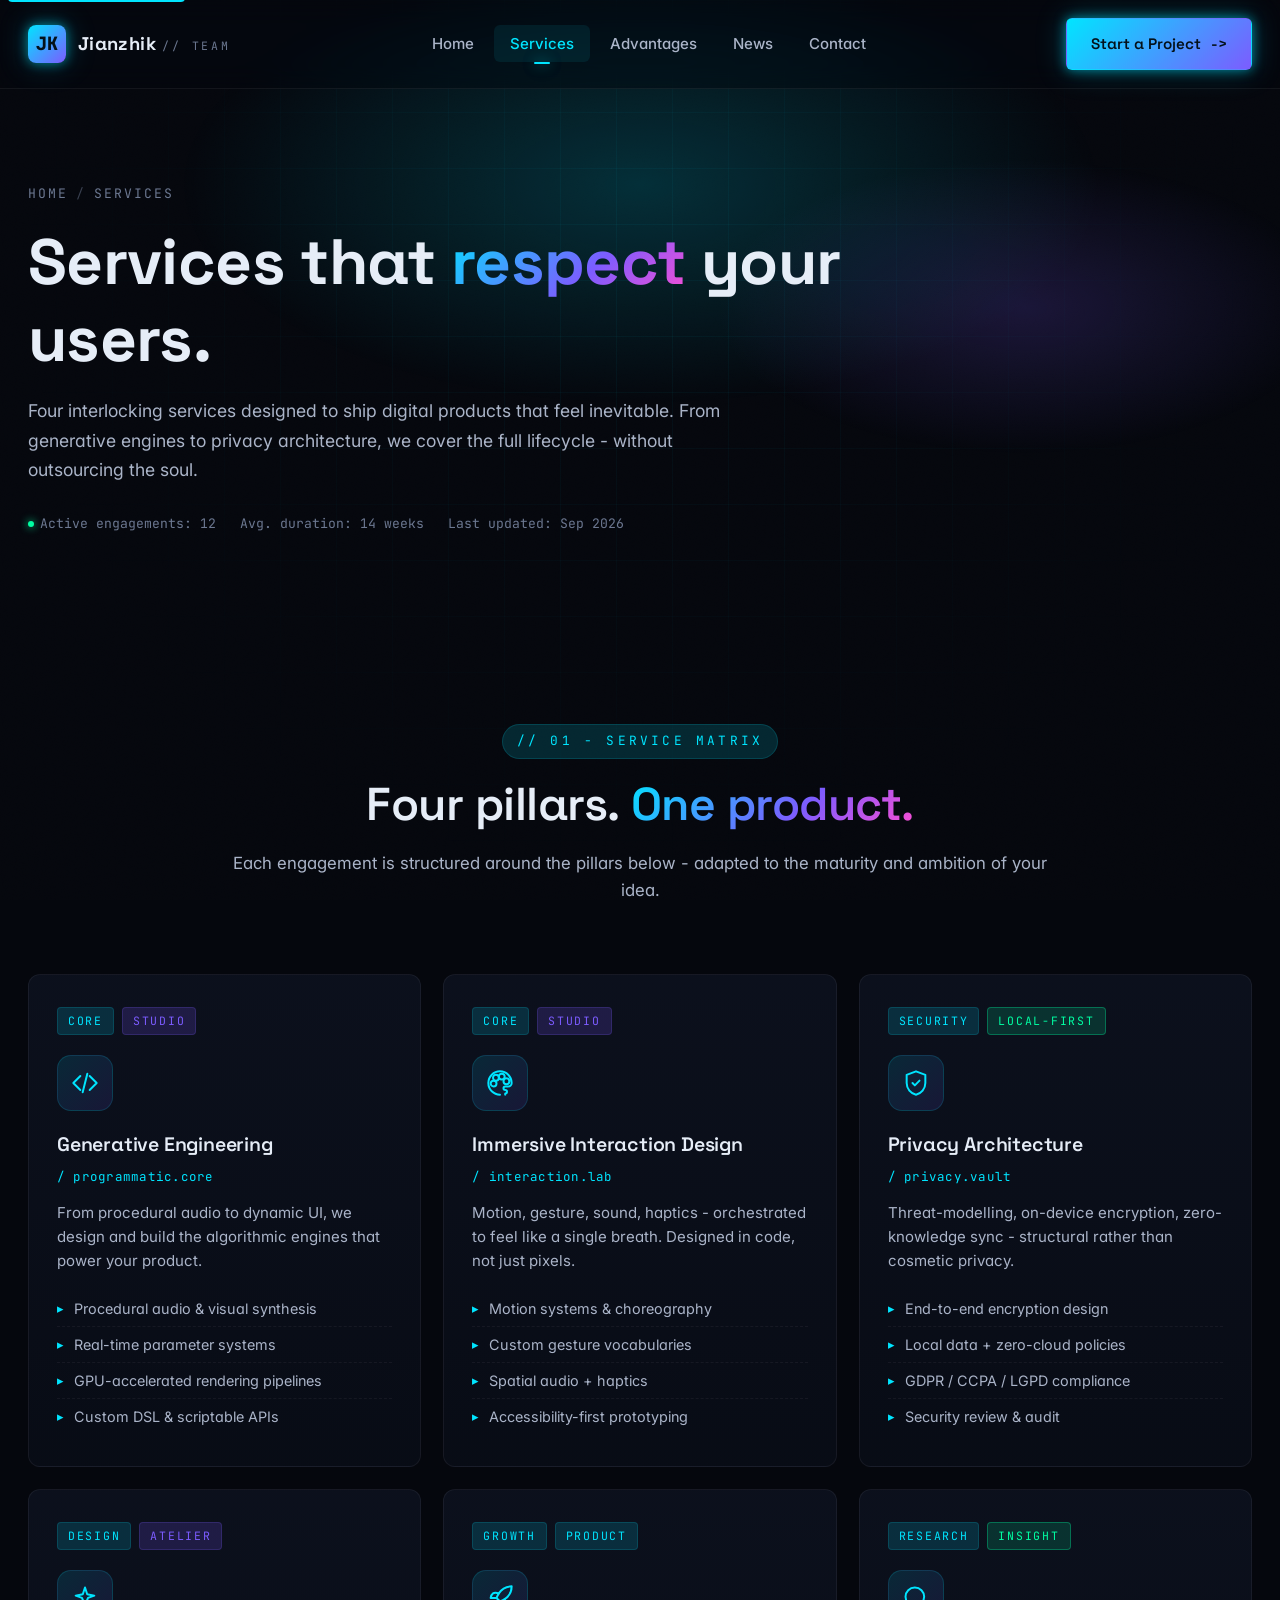
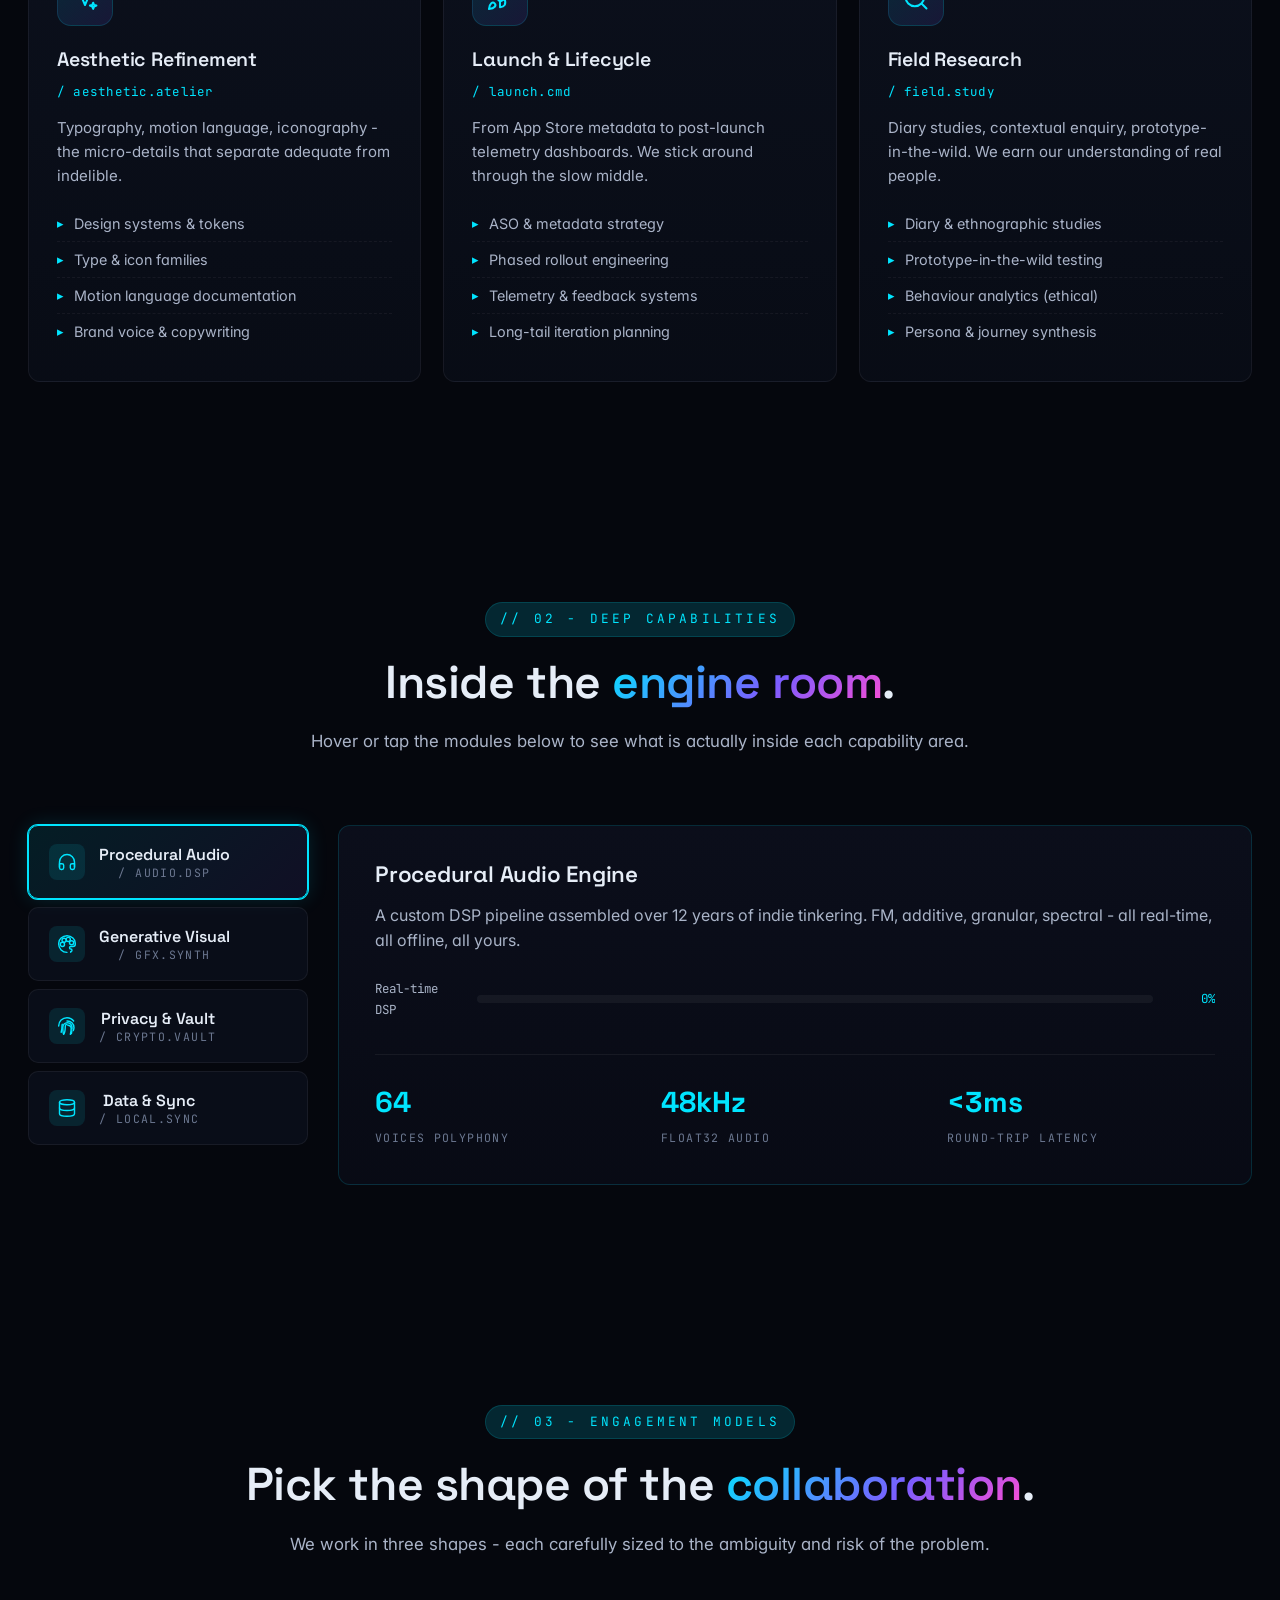
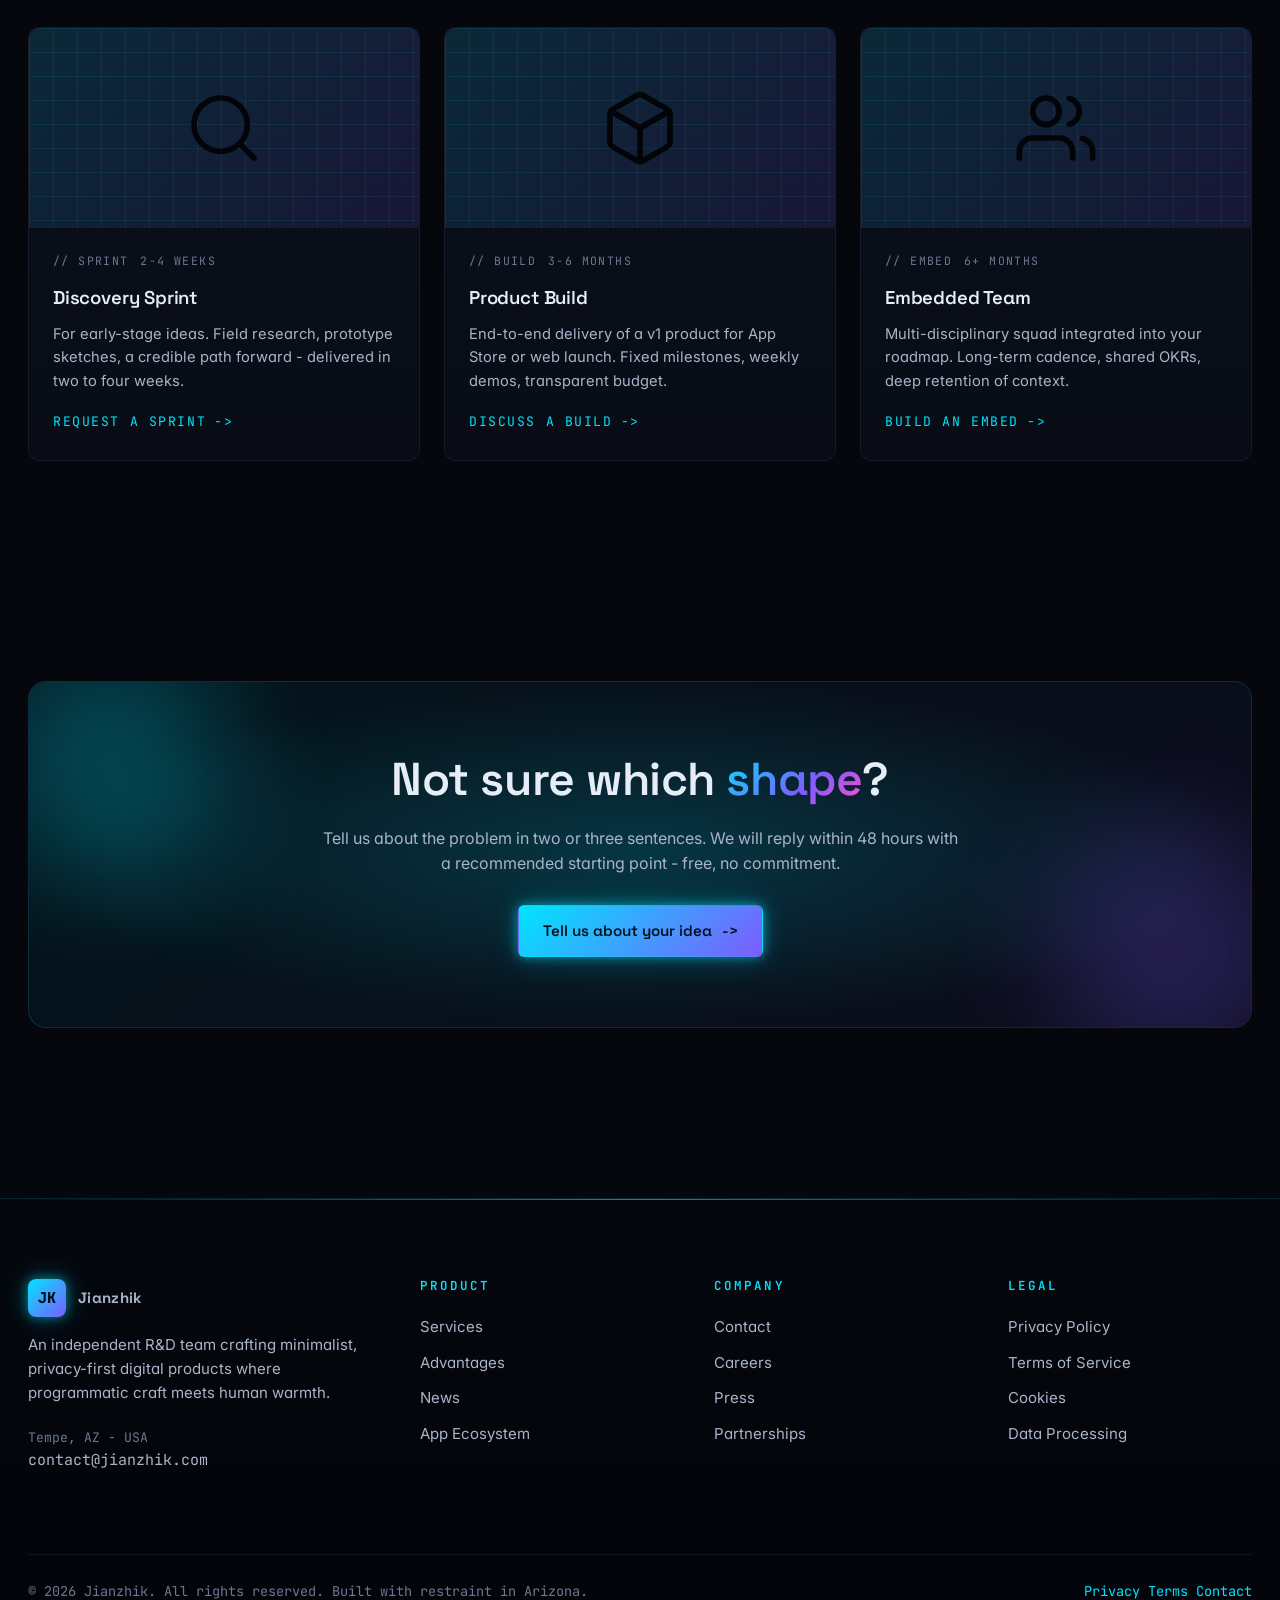
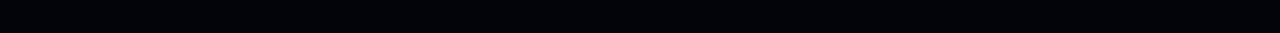
<file: services.html>
<!DOCTYPE html>
<html lang="en">
<head>
  <meta charset="UTF-8">
  <meta name="viewport" content="width=device-width, initial-scale=1.0, viewport-fit=cover">
  <meta http-equiv="X-UA-Compatible" content="IE=edge">
  <title>Services - Jianzhik | Privacy-First Digital Product Studio</title>
  <meta name="description" content="End-to-end product services: programmatic generation, immersive interaction design, privacy architecture and aesthetic refinement for iOS, iPadOS, macOS and the modern web.">
  <meta name="keywords" content="jianzhik services, programmatic development, privacy architecture, immersive UX, iOS app studio, indie product studio">
  <meta name="robots" content="index, follow">
  <meta name="theme-color" content="#05070d">

  <link rel="canonical" href="https://jianzhik.com/services.html">
  <link rel="alternate" hreflang="en" href="https://jianzhik.com/services.html">

  <meta property="og:type" content="website">
  <meta property="og:title" content="Services - Jianzhik | Privacy-First Digital Product Studio">
  <meta property="og:description" content="End-to-end product services spanning programmatic generation, immersive interaction, privacy and aesthetics.">
  <meta property="og:url" content="https://jianzhik.com/services.html">
  <meta property="og:image" content="https://jianzhik.com/images/og/og-default.png">

  <meta name="twitter:card" content="summary_large_image">
  <meta name="twitter:title" content="Services - Jianzhik">
  <meta name="twitter:description" content="End-to-end product services for the modern privacy-first stack.">
  <meta name="twitter:image" content="https://jianzhik.com/images/og/og-default.png">

  <link rel="icon" type="image/svg+xml" href="images/icons/logo-mark.svg">
  <link rel="apple-touch-icon" href="images/icons/logo-mark.svg">

  <link rel="preconnect" href="https://fonts.googleapis.com">
  <link rel="preconnect" href="https://fonts.gstatic.com" crossorigin>
  <link href="https://fonts.googleapis.com/css2?family=Inter:wght@400;500;600;700&family=JetBrains+Mono:wght@400;500;600&family=Space+Grotesk:wght@500;600;700&display=swap" rel="stylesheet">

  <link rel="stylesheet" href="css/main.css">
  <link rel="stylesheet" href="css/animations.css">
  <link rel="stylesheet" href="css/pages.css">

  <script type="application/ld+json">
  {
    "@context": "https://schema.org",
    "@type": "WebPage",
    "name": "Services - Jianzhik",
    "url": "https://jianzhik.com/services.html",
    "description": "End-to-end product services for the modern privacy-first stack.",
    "inLanguage": "en-US",
    "isPartOf": {
      "@type": "WebSite",
      "name": "Jianzhik",
      "url": "https://jianzhik.com/"
    },
    "breadcrumb": {
      "@type": "BreadcrumbList",
      "itemListElement": [
        {"@type": "ListItem", "position": 1, "name": "Home", "item": "https://jianzhik.com/"},
        {"@type": "ListItem", "position": 2, "name": "Services", "item": "https://jianzhik.com/services.html"}
      ]
    }
  }
  </script>
</head>
<body>
<a href="#main" class="skip-link">Skip to main content</a>
<div class="grid-bg"></div>
<div class="bg-noise"></div>
<div class="scroll-progress" aria-hidden="true"></div>

<header class="nav" role="banner">
  <div class="nav-inner">
    <a href="index.html" class="nav-brand" aria-label="Jianzhik home">
      <span class="brand-mark" aria-hidden="true">JK</span>
      <span>Jianzhik<small>// team</small></span>
    </a>
    <nav role="navigation" aria-label="Primary">
      <ul class="nav-links">
        <li><a href="index.html">Home</a></li>
        <li><a href="services.html" class="active" aria-current="page">Services</a></li>
        <li><a href="advantages.html">Advantages</a></li>
        <li><a href="news.html">News</a></li>
        <li><a href="contact.html">Contact</a></li>
      </ul>
    </nav>
    <div class="nav-cta">
      <a href="contact.html" class="btn btn-primary">Start a Project <span class="arrow">-></span></a>
      <button class="nav-mobile-toggle" aria-label="Toggle menu" aria-expanded="false">
        <svg width="22" height="22" viewBox="0 0 24 24" fill="none" stroke="currentColor" stroke-width="2" stroke-linecap="round"><line x1="3" y1="6" x2="21" y2="6"/><line x1="3" y1="12" x2="21" y2="12"/><line x1="3" y1="18" x2="21" y2="18"/></svg>
      </button>
    </div>
  </div>
</header>

<main id="main" role="main">

<!-- ============================ PAGE HERO ============================ -->
<section class="page-hero" aria-labelledby="svc-title">
  <div class="wrap-1400">
    <div class="breadcrumb"><a href="index.html">Home</a> <span class="sep">/</span> <span>Services</span></div>
    <h1 id="svc-title">Services that <span class="gradient-text">respect</span> your users.</h1>
    <p class="lead">Four interlocking services designed to ship digital products that feel inevitable. From generative engines to privacy architecture, we cover the full lifecycle - without outsourcing the soul.</p>
    <div class="meta">
      <span><span class="dot"></span> Active engagements: 12</span>
      <span>Avg. duration: 14 weeks</span>
      <span>Last updated: Sep 2026</span>
    </div>
  </div>
</section>

<!-- ============================ SERVICE PILLARS ============================ -->
<section aria-labelledby="matrix-title">
  <div class="wrap-1400">
    <div class="section-header">
      <span class="eyebrow">// 01 - Service Matrix</span>
      <h2 id="matrix-title">Four pillars. <span class="gradient-text">One product.</span></h2>
      <p>Each engagement is structured around the pillars below - adapted to the maturity and ambition of your idea.</p>
    </div>

    <div class="service-grid">
      <article class="service reveal">
        <div class="tag-row"><span class="tag">CORE</span><span class="tag violet">Studio</span></div>
        <div class="icon-wrap"><svg width="28" height="28" viewBox="0 0 24 24" fill="none" stroke="currentColor" stroke-width="1.7" stroke-linecap="round" stroke-linejoin="round" aria-hidden="true"><polyline points="16 18 22 12 16 6"/><polyline points="8 6 2 12 8 18"/><line x1="14" x2="10" y1="4" y2="20"/></svg></div>
        <h3>Generative Engineering</h3>
        <div class="sub">/ programmatic.core</div>
        <p>From procedural audio to dynamic UI, we design and build the algorithmic engines that power your product.</p>
        <ul>
          <li>Procedural audio &amp; visual synthesis</li>
          <li>Real-time parameter systems</li>
          <li>GPU-accelerated rendering pipelines</li>
          <li>Custom DSL &amp; scriptable APIs</li>
        </ul>
      </article>

      <article class="service reveal delay-1">
        <div class="tag-row"><span class="tag">CORE</span><span class="tag violet">Studio</span></div>
        <div class="icon-wrap"><svg width="28" height="28" viewBox="0 0 24 24" fill="none" stroke="currentColor" stroke-width="1.7" stroke-linecap="round" stroke-linejoin="round" aria-hidden="true"><circle cx="13.5" cy="6.5" r="2.5"/><circle cx="17.5" cy="10.5" r="2.5"/><circle cx="8.5" cy="7.5" r="2.5"/><circle cx="6.5" cy="12.5" r="2.5"/><path d="M12 22a10 10 0 1 1 10-10c0 1.7-1.4 3-3 3h-2.5a1.5 1.5 0 0 0 0 3 1.5 1.5 0 0 1 0 3 1.5 1.5 0 0 0 0 1"/></svg></div>
        <h3>Immersive Interaction Design</h3>
        <div class="sub">/ interaction.lab</div>
        <p>Motion, gesture, sound, haptics - orchestrated to feel like a single breath. Designed in code, not just pixels.</p>
        <ul>
          <li>Motion systems &amp; choreography</li>
          <li>Custom gesture vocabularies</li>
          <li>Spatial audio + haptics</li>
          <li>Accessibility-first prototyping</li>
        </ul>
      </article>

      <article class="service reveal delay-2">
        <div class="tag-row"><span class="tag">SECURITY</span><span class="tag green">Local-first</span></div>
        <div class="icon-wrap"><svg width="28" height="28" viewBox="0 0 24 24" fill="none" stroke="currentColor" stroke-width="1.7" stroke-linecap="round" stroke-linejoin="round" aria-hidden="true"><path d="M12 2 4 5v7c0 5 3.5 9 8 10 4.5-1 8-5 8-10V5l-8-3z"/><path d="m9 12 2 2 4-4"/></svg></div>
        <h3>Privacy Architecture</h3>
        <div class="sub">/ privacy.vault</div>
        <p>Threat-modelling, on-device encryption, zero-knowledge sync - structural rather than cosmetic privacy.</p>
        <ul>
          <li>End-to-end encryption design</li>
          <li>Local data + zero-cloud policies</li>
          <li>GDPR / CCPA / LGPD compliance</li>
          <li>Security review &amp; audit</li>
        </ul>
      </article>

      <article class="service reveal">
        <div class="tag-row"><span class="tag">DESIGN</span><span class="tag violet">Atelier</span></div>
        <div class="icon-wrap"><svg width="28" height="28" viewBox="0 0 24 24" fill="none" stroke="currentColor" stroke-width="1.7" stroke-linecap="round" stroke-linejoin="round" aria-hidden="true"><path d="M12 3l1.9 5.8L20 10l-5.4 1.9L12 18l-2.6-6.1L4 10l6.1-1.2L12 3z"/><path d="M19 16l.8 2 2 .5-2 .8-.8 2-.8-2-2-.8 2-.5L19 16z"/></svg></div>
        <h3>Aesthetic Refinement</h3>
        <div class="sub">/ aesthetic.atelier</div>
        <p>Typography, motion language, iconography - the micro-details that separate adequate from indelible.</p>
        <ul>
          <li>Design systems &amp; tokens</li>
          <li>Type &amp; icon families</li>
          <li>Motion language documentation</li>
          <li>Brand voice &amp; copywriting</li>
        </ul>
      </article>

      <article class="service reveal delay-1">
        <div class="tag-row"><span class="tag">GROWTH</span><span class="tag">Product</span></div>
        <div class="icon-wrap"><svg width="28" height="28" viewBox="0 0 24 24" fill="none" stroke="currentColor" stroke-width="1.7" stroke-linecap="round" stroke-linejoin="round" aria-hidden="true"><path d="M4.5 16.5c-1.5 1.26-2 5-2 5s3.74-.5 5-2c.71-.84.7-2.13-.09-2.91a2.18 2.18 0 0 0-2.91-.09z"/><path d="m12 15-3-3a22 22 0 0 1 2-3.95A12.88 12.88 0 0 1 22 2c0 2.72-.78 7.5-6 11a22.35 22.35 0 0 1-4 2z"/><path d="M9 12H4s.55-3.03 2-4c1.62-1.08 5 0 5 0"/><path d="M12 15v5s3.03-.55 4-2c1.08-1.62 0-5 0-5"/></svg></div>
        <h3>Launch &amp; Lifecycle</h3>
        <div class="sub">/ launch.cmd</div>
        <p>From App Store metadata to post-launch telemetry dashboards. We stick around through the slow middle.</p>
        <ul>
          <li>ASO &amp; metadata strategy</li>
          <li>Phased rollout engineering</li>
          <li>Telemetry &amp; feedback systems</li>
          <li>Long-tail iteration planning</li>
        </ul>
      </article>

      <article class="service reveal delay-2">
        <div class="tag-row"><span class="tag">RESEARCH</span><span class="tag green">Insight</span></div>
        <div class="icon-wrap"><svg width="28" height="28" viewBox="0 0 24 24" fill="none" stroke="currentColor" stroke-width="1.7" stroke-linecap="round" stroke-linejoin="round" aria-hidden="true"><circle cx="11" cy="11" r="8"/><path d="m21 21-4.3-4.3"/></svg></div>
        <h3>Field Research</h3>
        <div class="sub">/ field.study</div>
        <p>Diary studies, contextual enquiry, prototype-in-the-wild. We earn our understanding of real people.</p>
        <ul>
          <li>Diary &amp; ethnographic studies</li>
          <li>Prototype-in-the-wild testing</li>
          <li>Behaviour analytics (ethical)</li>
          <li>Persona &amp; journey synthesis</li>
        </ul>
      </article>
    </div>
  </div>
</section>

<!-- ============================ FEATURE TABS / CAPABILITIES ============================ -->
<section aria-labelledby="cap-tab-title">
  <div class="wrap-1400">
    <div class="section-header">
      <span class="eyebrow">// 02 - Deep Capabilities</span>
      <h2 id="cap-tab-title">Inside the <span class="gradient-text">engine room</span>.</h2>
      <p>Hover or tap the modules below to see what is actually inside each capability area.</p>
    </div>

    <div class="feature-tabs" data-tab-group>
      <div class="feature-tab-list" role="tablist">
        <button class="feature-tab active" data-tab="audio" role="tab" aria-selected="true">
          <span class="ic"><svg width="20" height="20" viewBox="0 0 24 24" fill="none" stroke="currentColor" stroke-width="1.7" stroke-linecap="round" stroke-linejoin="round" aria-hidden="true"><path d="M3 18v-6a9 9 0 0 1 18 0v6"/><path d="M21 19a2 2 0 0 1-2 2h-1a2 2 0 0 1-2-2v-3a2 2 0 0 1 2-2h3z"/><path d="M3 19a2 2 0 0 0 2 2h1a2 2 0 0 0 2-2v-3a2 2 0 0 0-2-2H3z"/></svg></span>
          <span>
            <span class="t">Procedural Audio</span><br>
            <span class="d">/ audio.dsp</span>
          </span>
        </button>
        <button class="feature-tab" data-tab="visual" role="tab" aria-selected="false">
          <span class="ic"><svg width="20" height="20" viewBox="0 0 24 24" fill="none" stroke="currentColor" stroke-width="1.7" stroke-linecap="round" stroke-linejoin="round" aria-hidden="true"><circle cx="13.5" cy="6.5" r="2.5"/><circle cx="17.5" cy="10.5" r="2.5"/><circle cx="8.5" cy="7.5" r="2.5"/><circle cx="6.5" cy="12.5" r="2.5"/><path d="M12 22a10 10 0 1 1 10-10c0 1.7-1.4 3-3 3h-2.5a1.5 1.5 0 0 0 0 3 1.5 1.5 0 0 1 0 3 1.5 1.5 0 0 0 0 1"/></svg></span>
          <span>
            <span class="t">Generative Visual</span><br>
            <span class="d">/ gfx.synth</span>
          </span>
        </button>
        <button class="feature-tab" data-tab="privacy" role="tab" aria-selected="false">
          <span class="ic"><svg width="20" height="20" viewBox="0 0 24 24" fill="none" stroke="currentColor" stroke-width="1.7" stroke-linecap="round" stroke-linejoin="round" aria-hidden="true"><path d="M2 12C2 6.5 6.5 2 12 2a10 10 0 0 1 8 4"/><path d="M5 19.5C5.5 18 6 15 6 12c0-.7.12-1.37.34-2"/><path d="M17.29 21.02c.12-.6.43-2.3.5-3.02"/><path d="M12 10a2 2 0 0 0-2 2c-.1 4-.36 7.32-1.5 9"/><path d="M8 22c-.71-1.5-1-4.5-1-8.5a5.5 5.5 0 0 1 11 0c0 .8 0 1.5-.1 2.2"/><path d="M16 22c.6-2 1-4.5 1-7a4 4 0 0 0-4-4"/><path d="M19.5 17.5c.5-1 .8-2.4.9-3.5A8 8 0 0 0 12 6"/></svg></span>
          <span>
            <span class="t">Privacy &amp; Vault</span><br>
            <span class="d">/ crypto.vault</span>
          </span>
        </button>
        <button class="feature-tab" data-tab="data" role="tab" aria-selected="false">
          <span class="ic"><svg width="20" height="20" viewBox="0 0 24 24" fill="none" stroke="currentColor" stroke-width="1.7" stroke-linecap="round" stroke-linejoin="round" aria-hidden="true"><ellipse cx="12" cy="5" rx="9" ry="3"/><path d="M3 5v14a9 3 0 0 0 18 0V5"/><path d="M3 12a9 3 0 0 0 18 0"/></svg></span>
          <span>
            <span class="t">Data &amp; Sync</span><br>
            <span class="d">/ local.sync</span>
          </span>
        </button>
      </div>

      <div>
        <div class="feature-panel active" data-panel="audio" role="tabpanel">
          <h3>Procedural Audio Engine</h3>
          <p>A custom DSP pipeline assembled over 12 years of indie tinkering. FM, additive, granular, spectral - all real-time, all offline, all yours.</p>
          <div data-bars-h-values="92,84,76,68,58" data-labels="Real-time DSP,Offline render,MIDI mapping,Spatial audio,Wall Stalker" class="code-block" style="background:transparent;border:0;padding:0;"></div>
          <div class="stats-row">
            <div class="stat-block"><div class="v">64</div><div class="l">Voices polyphony</div></div>
            <div class="stat-block"><div class="v">48kHz</div><div class="l">Float32 audio</div></div>
            <div class="stat-block"><div class="v">&lt;3ms</div><div class="l">Round-trip latency</div></div>
          </div>
        </div>

        <div class="feature-panel" data-panel="visual" role="tabpanel">
          <h3>Generative Visual Engine</h3>
          <p>Metal-accelerated rendering of procedural geometry, shaders and post-FX pipelines. Use it for UI transitions, marketing visuals, or full artistic installs.</p>
          <div data-bars-h-values="88,82,74,70,55" data-labels="Shader graphs,3D paths,2D synthesis,Real-time FX,Post-processing" class="code-block" style="background:transparent;border:0;padding:0;"></div>
          <div class="stats-row">
            <div class="stat-block"><div class="v">120fps</div><div class="l">On modern iOS</div></div>
            <div class="stat-block"><div class="v">60+</div><div class="l">Shader presets</div></div>
            <div class="stat-block"><div class="v">100%</div><div class="l">On-device render</div></div>
          </div>
        </div>

        <div class="feature-panel" data-panel="privacy" role="tabpanel">
          <h3>Privacy &amp; Local Vault</h3>
          <p>A defense-in-depth stack: device key, biometric unlock, hardware-backed keychain, optional zero-knowledge sync, fully auditable open cryptography.</p>
          <div data-bars-h-values="95,88,80,72,68" data-labels="E2E encryption,Biometric unlock,Hardware keystore,Secure Enclave,Zero-knowledge sync" class="code-block" style="background:transparent;border:0;padding:0;"></div>
          <div class="stats-row">
            <div class="stat-block"><div class="v">AES-256</div><div class="l">At rest</div></div>
            <div class="stat-block"><div class="v">X25519</div><div class="l">Key exchange</div></div>
            <div class="stat-block"><div class="v">0</div><div class="l">Telemetry leaks</div></div>
          </div>
        </div>

        <div class="feature-panel" data-panel="data" role="tabpanel">
          <h3>Local Data &amp; Sync</h3>
          <p>CoreData, SQLite and custom CRDT stores - all locally authored, with conflict-free sync if multi-device is part of the brief.</p>
          <div data-bars-h-values="86,80,74,68,62" data-labels="CoreData,SQLite,CRDT sync,Conflict-free,Encrypted backup" class="code-block" style="background:transparent;border:0;padding:0;"></div>
          <div class="stats-row">
            <div class="stat-block"><div class="v">CRDT</div><div class="l">Conflict-free</div></div>
            <div class="stat-block"><div class="v">100%</div><div class="l">Offline-first</div></div>
            <div class="stat-block"><div class="v">AES</div><div class="l">Sync encryption</div></div>
          </div>
        </div>
      </div>
    </div>
  </div>
</section>

<!-- ============================ ENGAGEMENT MODELS ============================ -->
<section aria-labelledby="eng-title">
  <div class="wrap-1400">
    <div class="section-header">
      <span class="eyebrow">// 03 - Engagement Models</span>
      <h2 id="eng-title">Pick the shape of the <span class="gradient-text">collaboration</span>.</h2>
      <p>We work in three shapes - each carefully sized to the ambiguity and risk of the problem.</p>
    </div>

    <div class="news-grid">
      <article class="news-card reveal">
        <div class="cover" style="background:linear-gradient(135deg, rgba(0,229,255,.12), rgba(124,92,255,.12));"><img src="images/icons/icon-research.svg" width="80" height="80" alt="" style="opacity:.85;"></div>
        <div class="body">
          <div class="meta-row"><span>// SPRINT</span><span>2-4 WEEKS</span></div>
          <h3>Discovery Sprint</h3>
          <p>For early-stage ideas. Field research, prototype sketches, a credible path forward - delivered in two to four weeks.</p>
          <a class="read-more" href="contact.html">Request a Sprint <span>-&gt;</span></a>
        </div>
      </article>
      <article class="news-card reveal delay-1">
        <div class="cover" style="background:linear-gradient(135deg, rgba(0,229,255,.12), rgba(124,92,255,.12));"><img src="images/icons/icon-cube.svg" width="80" height="80" alt="" style="opacity:.85;"></div>
        <div class="body">
          <div class="meta-row"><span>// BUILD</span><span>3-6 MONTHS</span></div>
          <h3>Product Build</h3>
          <p>End-to-end delivery of a v1 product for App Store or web launch. Fixed milestones, weekly demos, transparent budget.</p>
          <a class="read-more" href="contact.html">Discuss a Build <span>-&gt;</span></a>
        </div>
      </article>
      <article class="news-card reveal delay-2">
        <div class="cover" style="background:linear-gradient(135deg, rgba(0,229,255,.12), rgba(124,92,255,.12));"><img src="images/icons/icon-users.svg" width="80" height="80" alt="" style="opacity:.85;"></div>
        <div class="body">
          <div class="meta-row"><span>// EMBED</span><span>6+ MONTHS</span></div>
          <h3>Embedded Team</h3>
          <p>Multi-disciplinary squad integrated into your roadmap. Long-term cadence, shared OKRs, deep retention of context.</p>
          <a class="read-more" href="contact.html">Build an Embed <span>-&gt;</span></a>
        </div>
      </article>
    </div>
  </div>
</section>

<!-- ============================ CTA ============================ -->
<section>
  <div class="wrap-1400">
    <div class="cta-banner reveal-scale">
      <h2>Not sure which <span class="gradient-text">shape</span>?</h2>
      <p>Tell us about the problem in two or three sentences. We will reply within 48 hours with a recommended starting point - free, no commitment.</p>
      <a href="contact.html" class="btn btn-primary">Tell us about your idea <span class="arrow">-></span></a>
    </div>
  </div>
</section>

</main>

<!-- ============================ FOOTER ============================ -->
<footer class="footer" role="contentinfo">
  <div class="wrap-1400">
    <div class="footer-grid">
      <div class="footer-col footer-brand">
        <a href="index.html" class="nav-brand" aria-label="Jianzhik home">
          <span class="brand-mark" aria-hidden="true">JK</span>
          <span>Jianzhik</span>
        </a>
        <p>An independent R&amp;D team crafting minimalist, privacy-first digital products where programmatic craft meets human warmth.</p>
        <p style="color:var(--text-3);font-family:var(--ff-mono);font-size:.82rem;">
          Tempe, AZ - USA<br>
          <a href="mailto:contact@jianzhik.com">contact@jianzhik.com</a>
        </p>
      </div>
      <div class="footer-col">
        <h5>Product</h5>
        <ul>
          <li><a href="services.html">Services</a></li>
          <li><a href="advantages.html">Advantages</a></li>
          <li><a href="news.html">News</a></li>
          <li><a href="index.html#apps">App Ecosystem</a></li>
        </ul>
      </div>
      <div class="footer-col">
        <h5>Company</h5>
        <ul>
          <li><a href="contact.html">Contact</a></li>
          <li><a href="contact.html#careers">Careers</a></li>
          <li><a href="contact.html#press">Press</a></li>
          <li><a href="contact.html#partnerships">Partnerships</a></li>
        </ul>
      </div>
      <div class="footer-col">
        <h5>Legal</h5>
        <ul>
          <li><a href="privacy-policy.html">Privacy Policy</a></li>
          <li><a href="terms-of-service.html">Terms of Service</a></li>
          <li><a href="privacy-policy.html#cookies">Cookies</a></li>
          <li><a href="privacy-policy.html#dpa">Data Processing</a></li>
        </ul>
      </div>
    </div>
    <div class="footer-bottom">
      <div>&copy; <span data-year>2026</span> Jianzhik. All rights reserved. Built with restraint in Arizona.</div>
      <div class="legal-links">
        <a href="privacy-policy.html">Privacy</a>
        <a href="terms-of-service.html">Terms</a>
        <a href="contact.html">Contact</a>
      </div>
    </div>
  </div>
</footer>

<script src="js/main.js"></script>
<script src="js/particles.js" defer></script>
<script src="js/charts.js" defer></script>
<script src="js/interactions.js" defer></script>
</body>
</html>
</file>
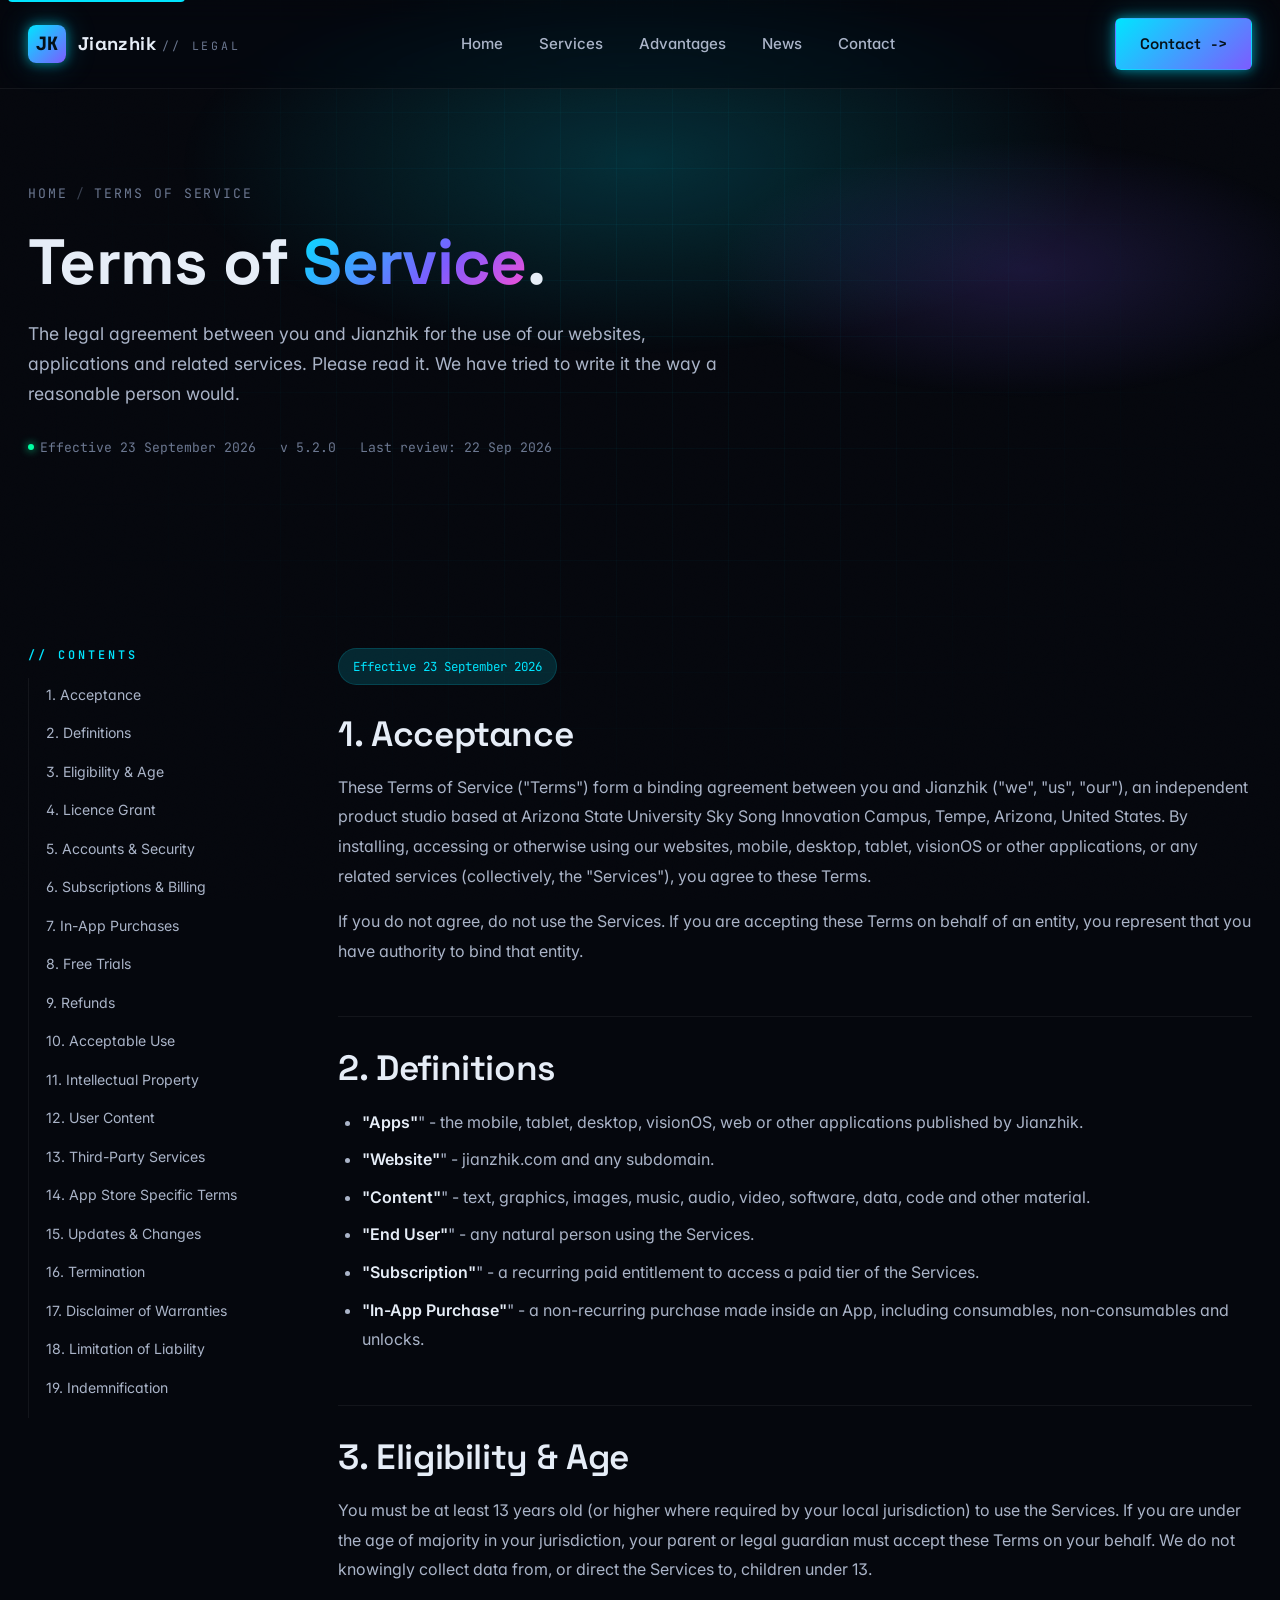
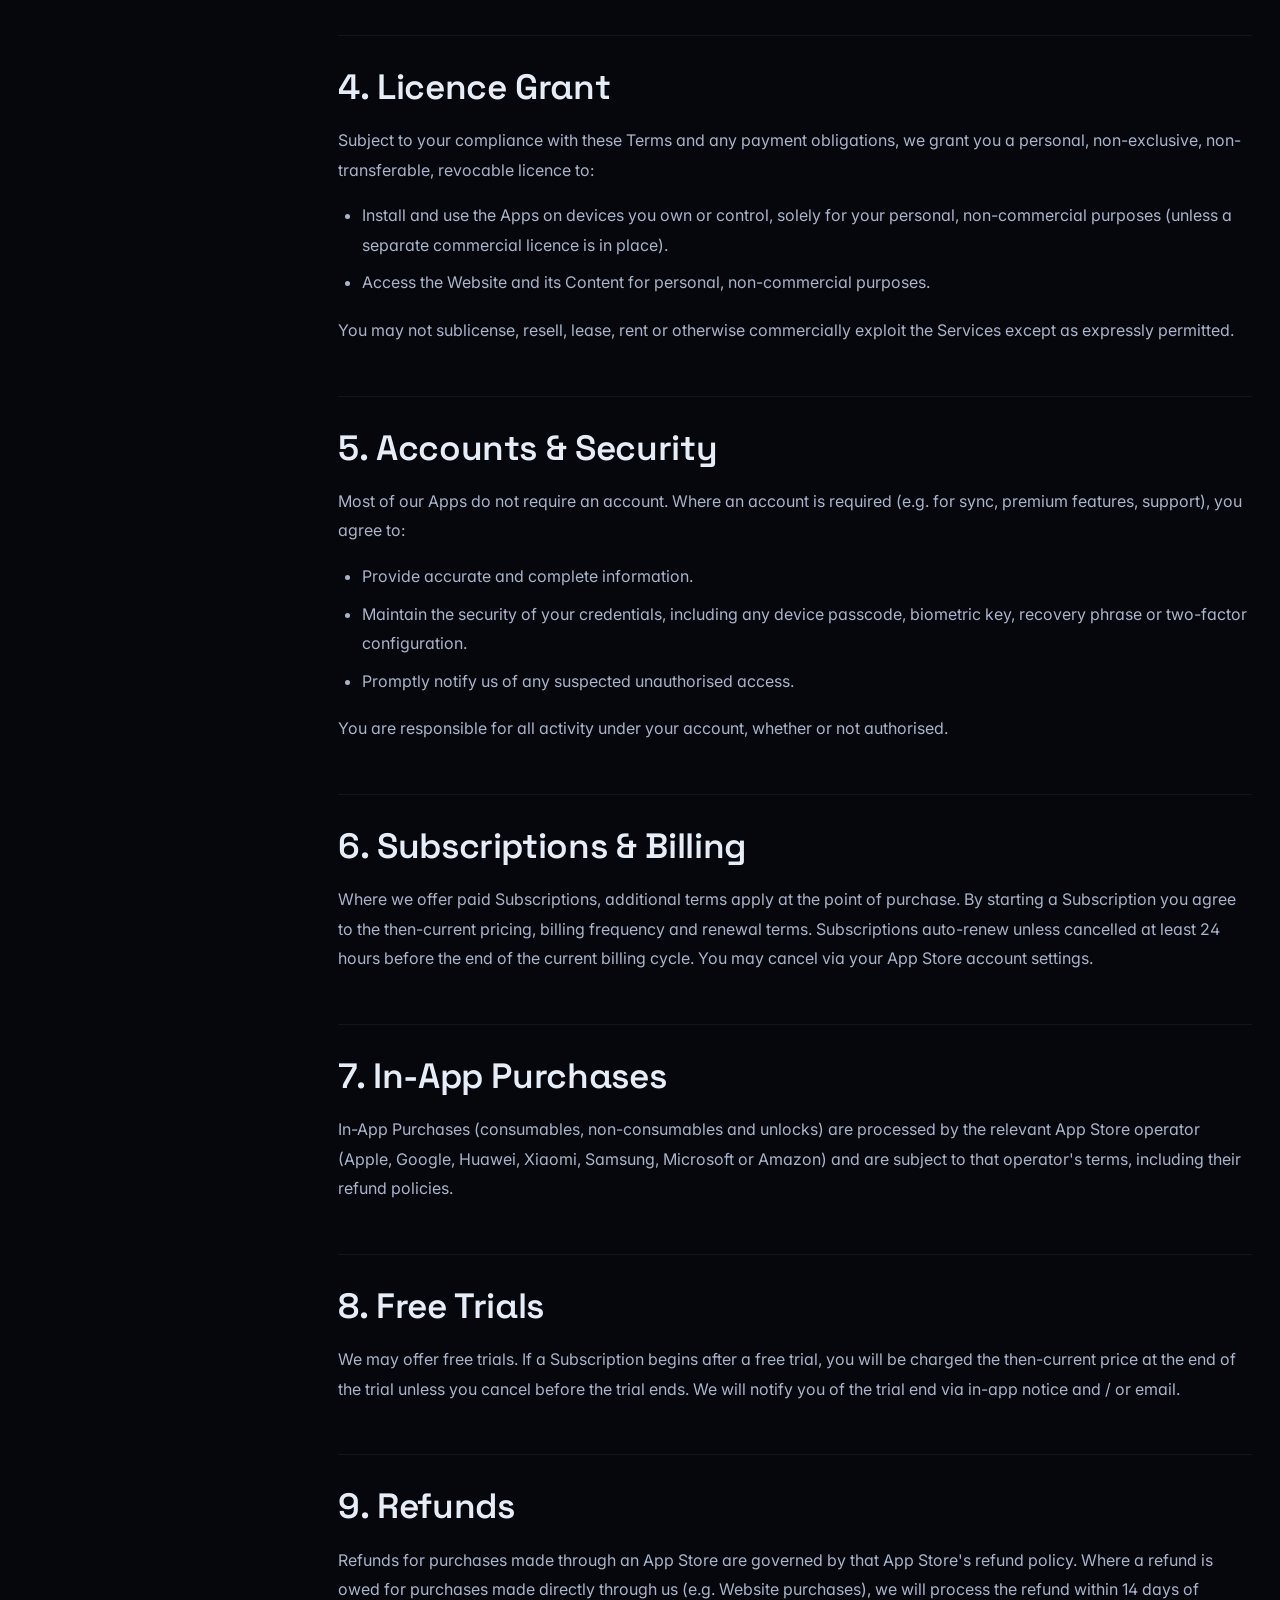
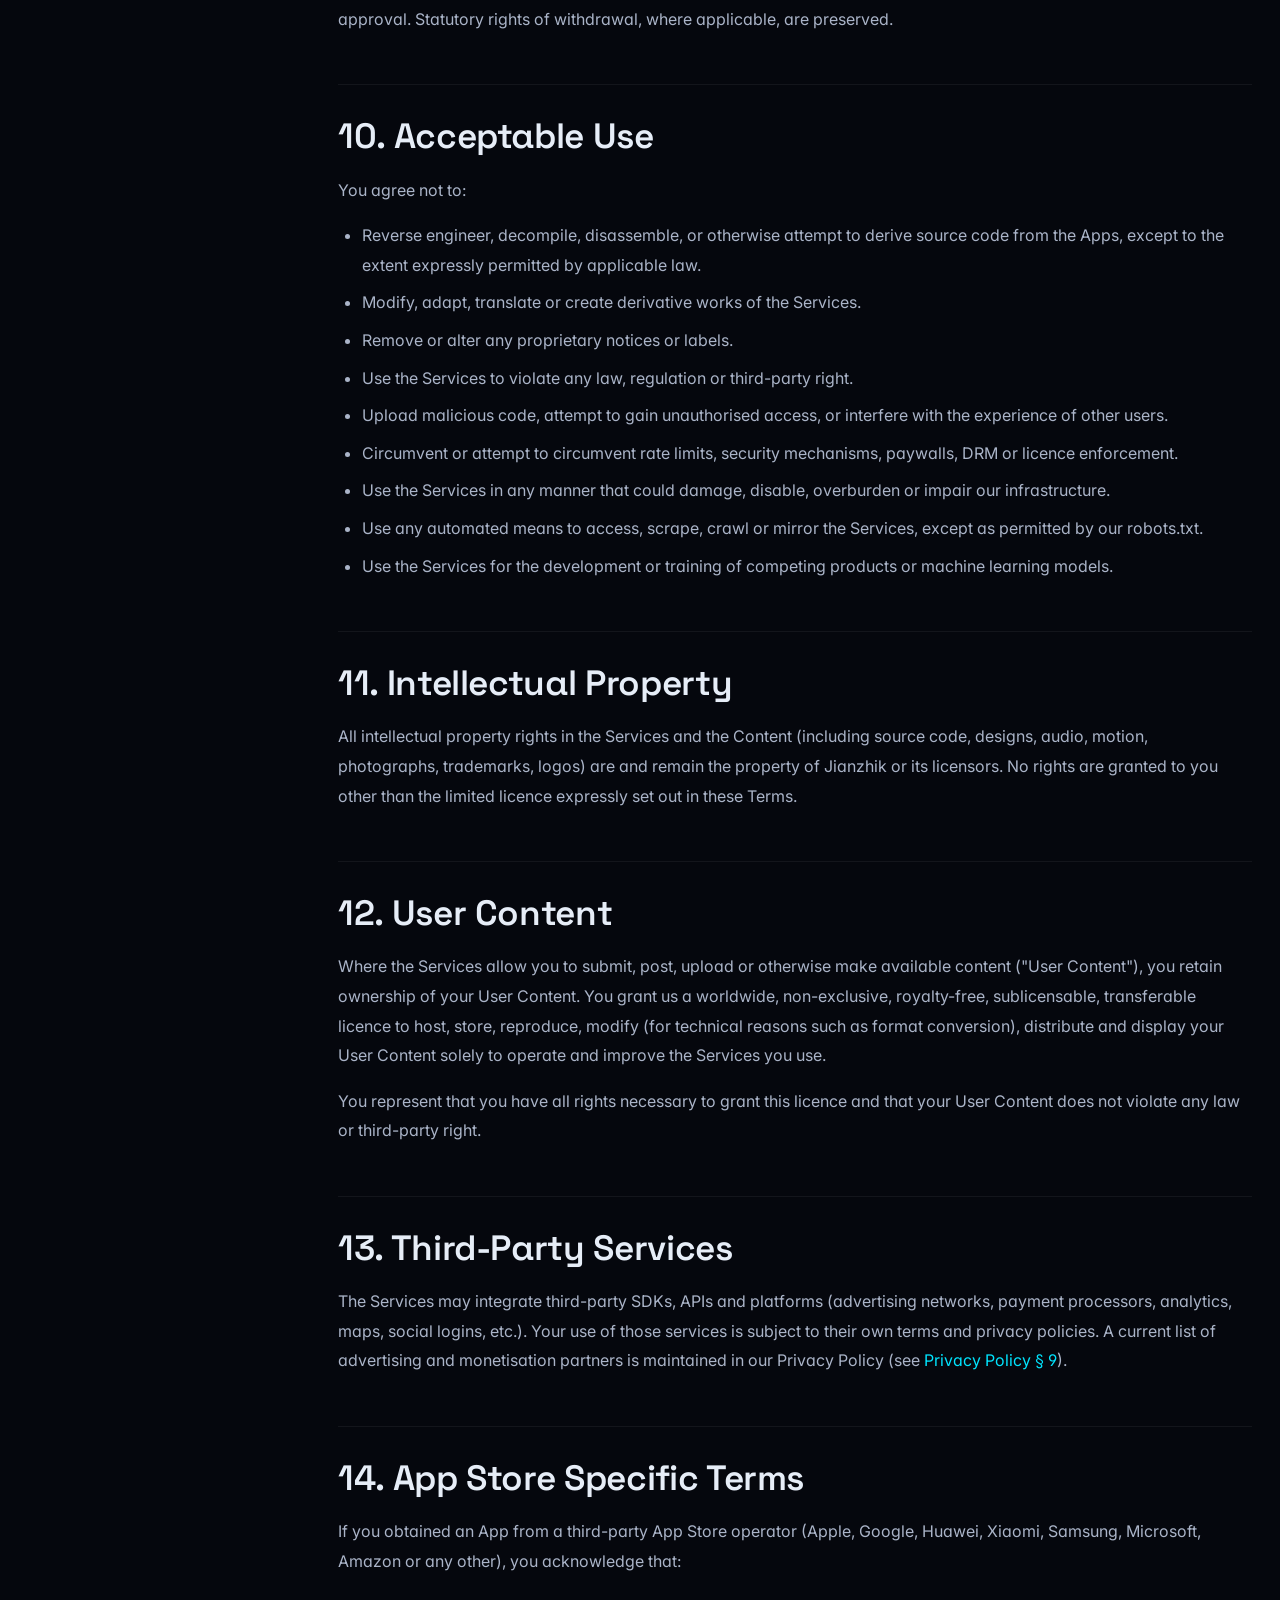
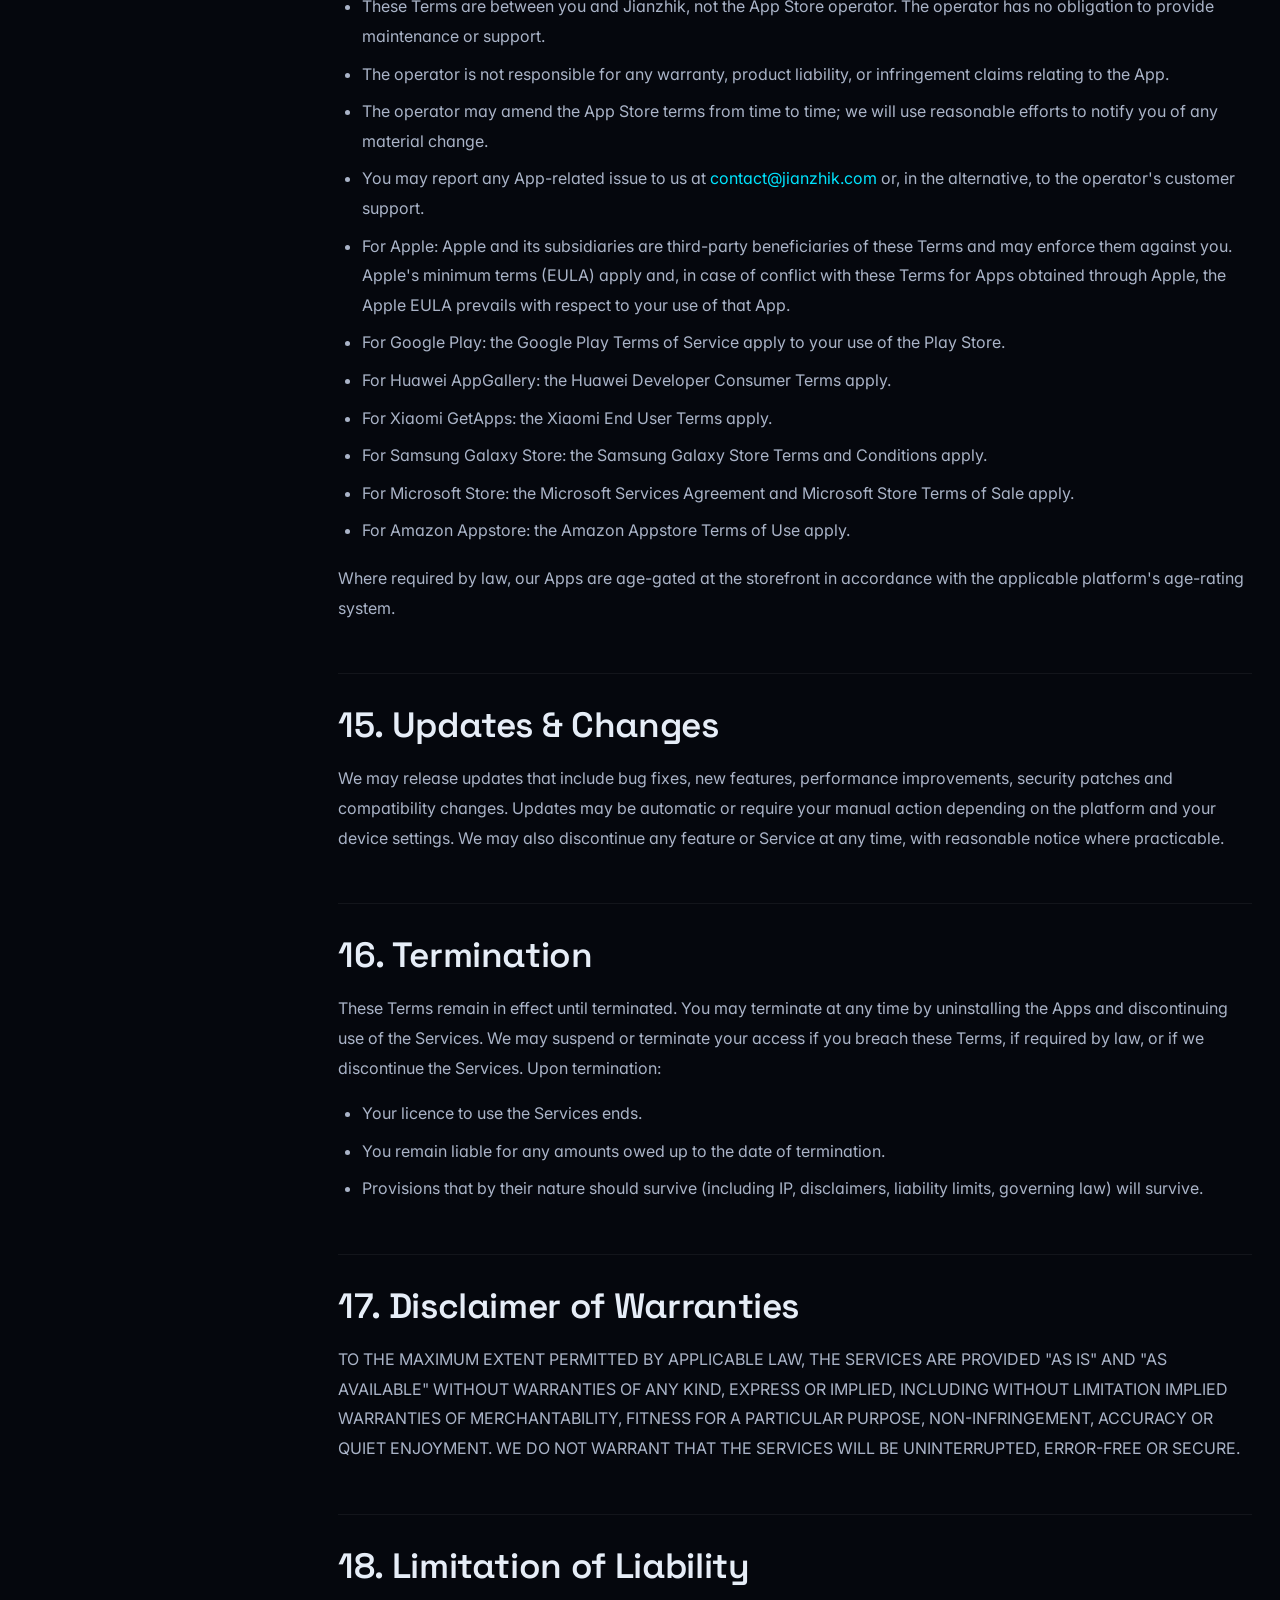
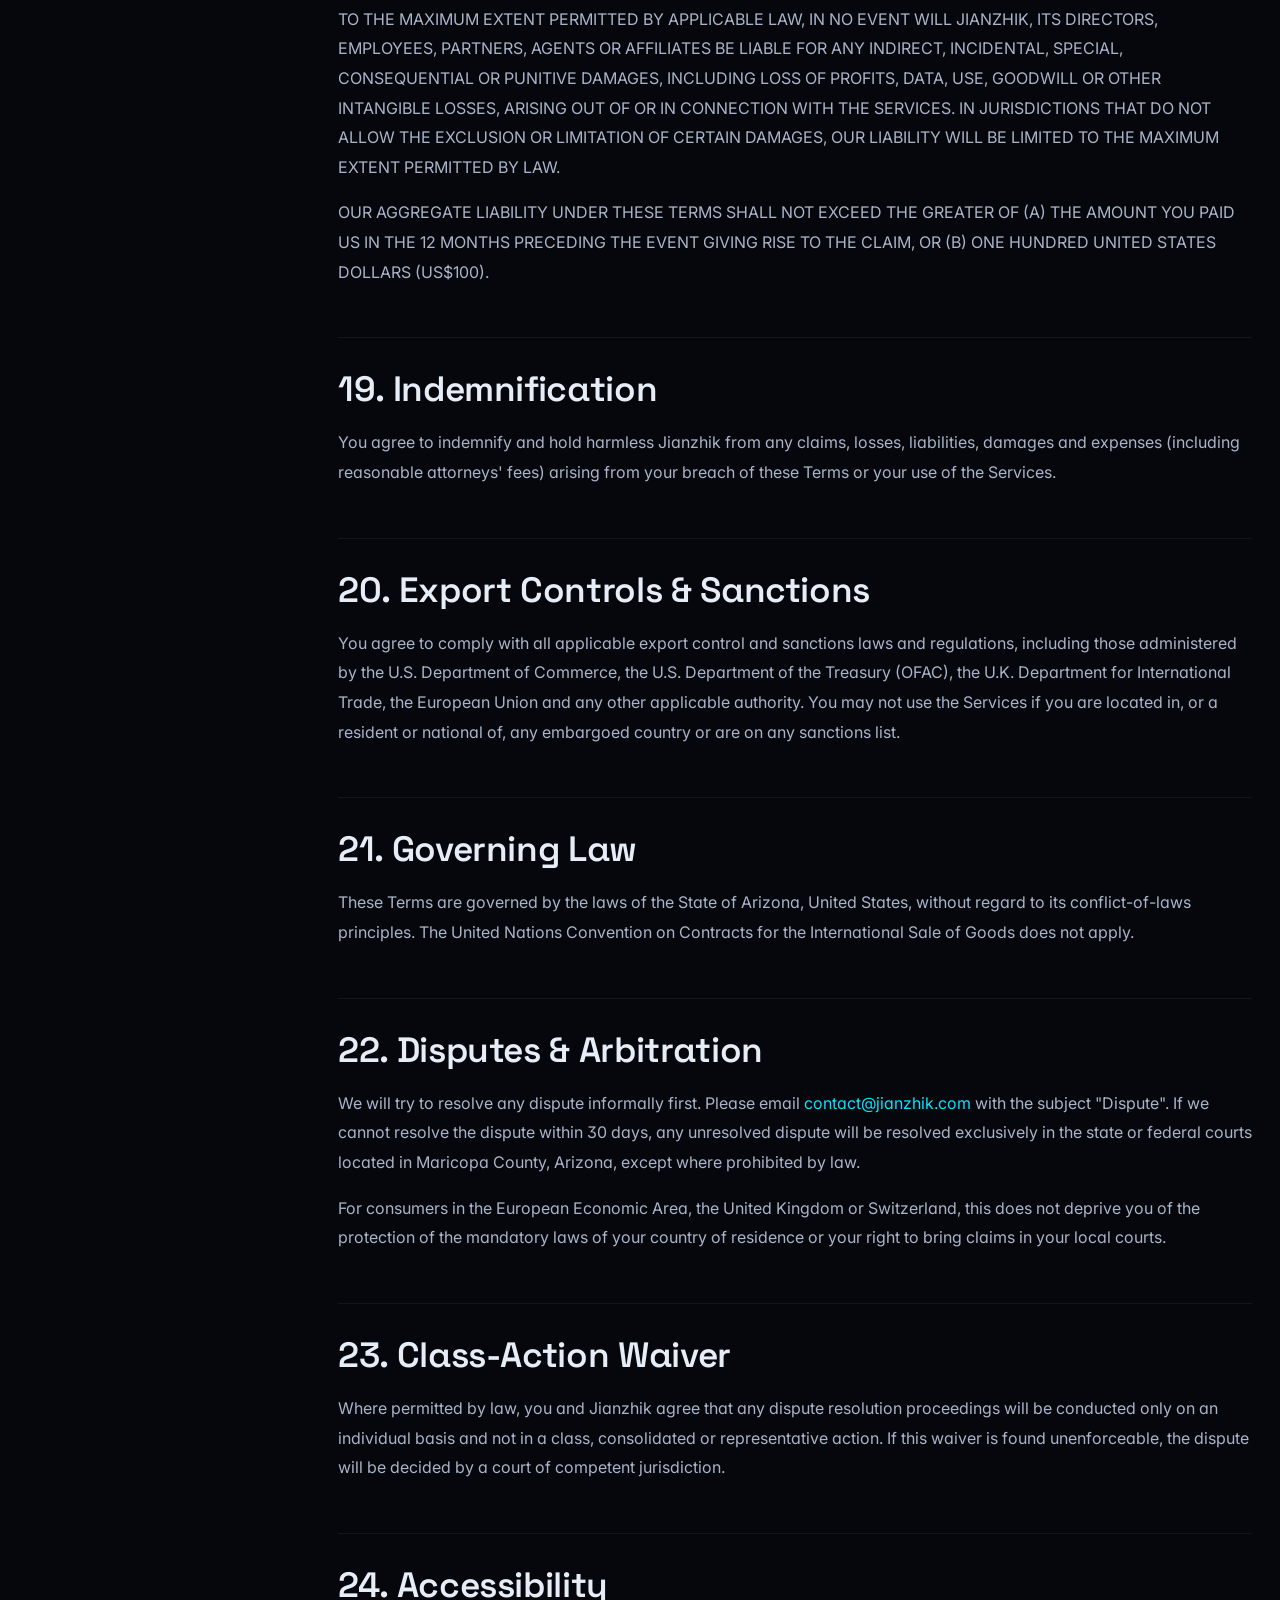
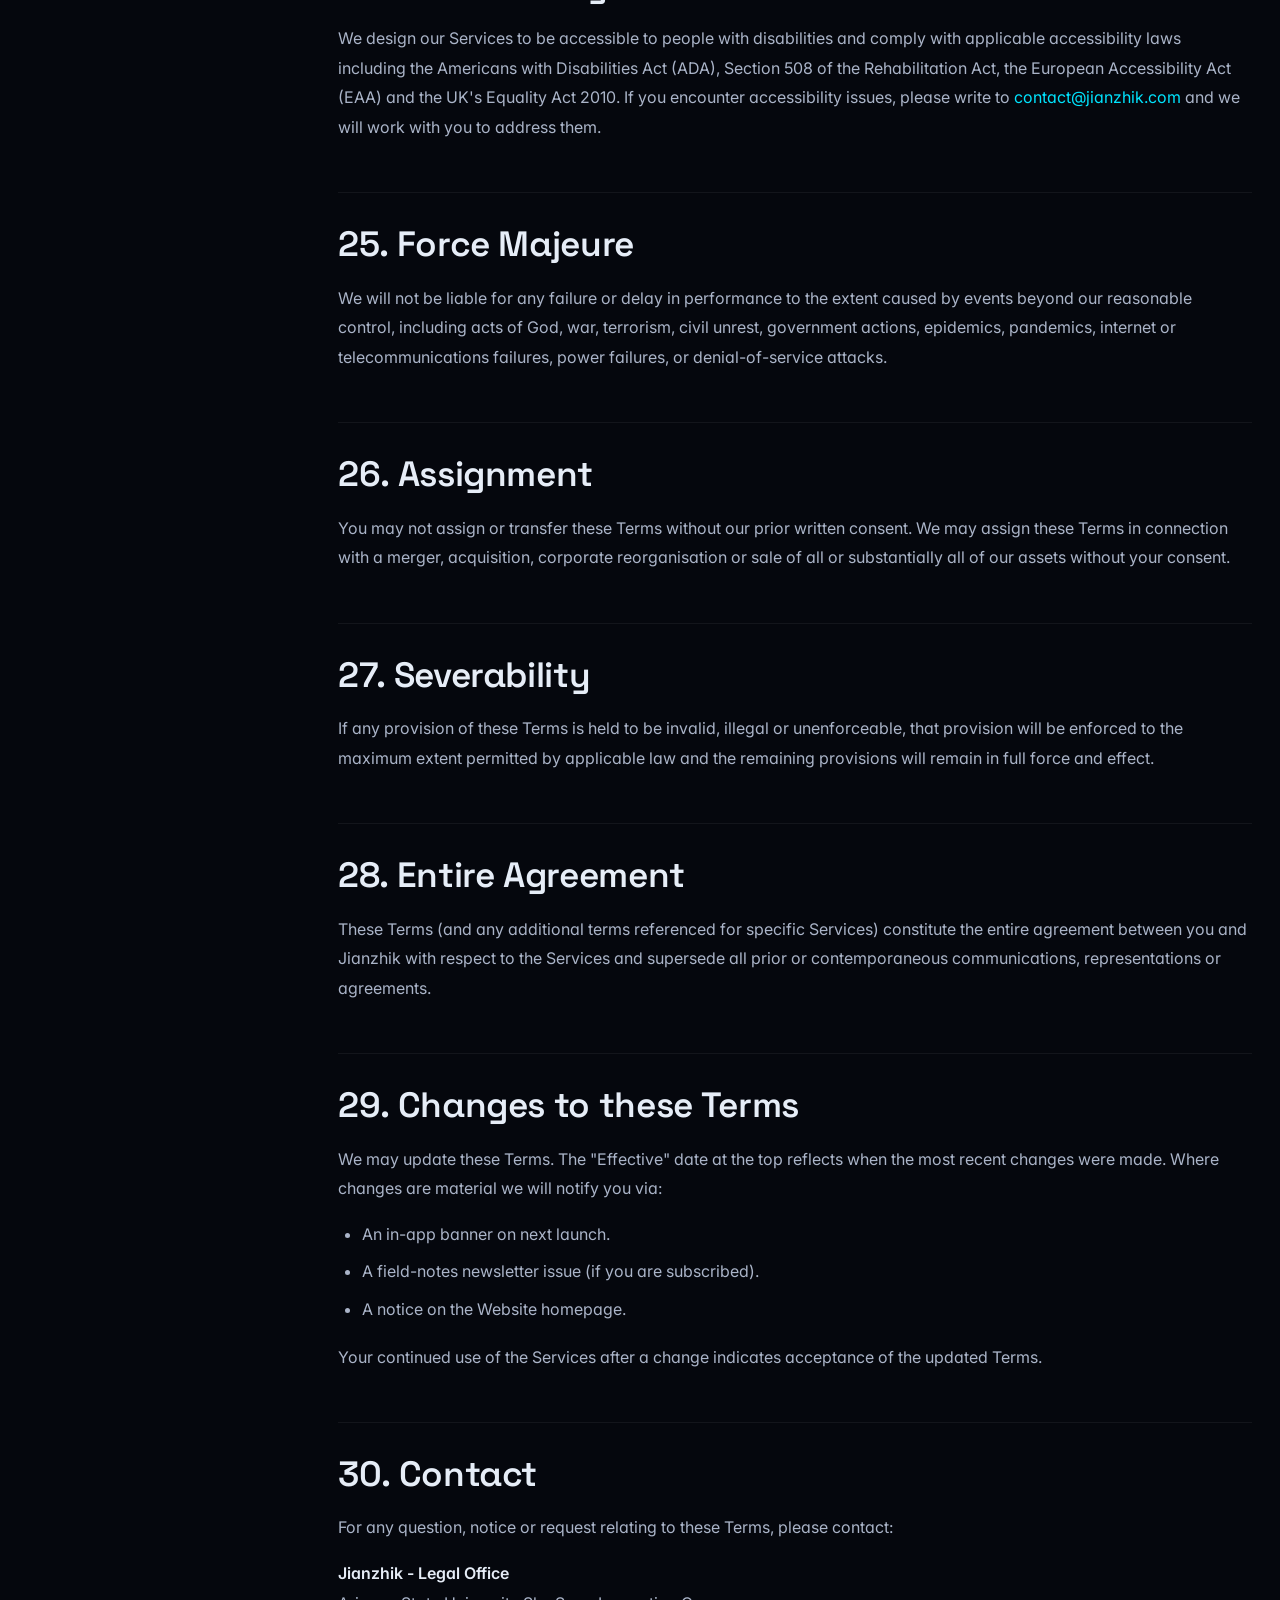
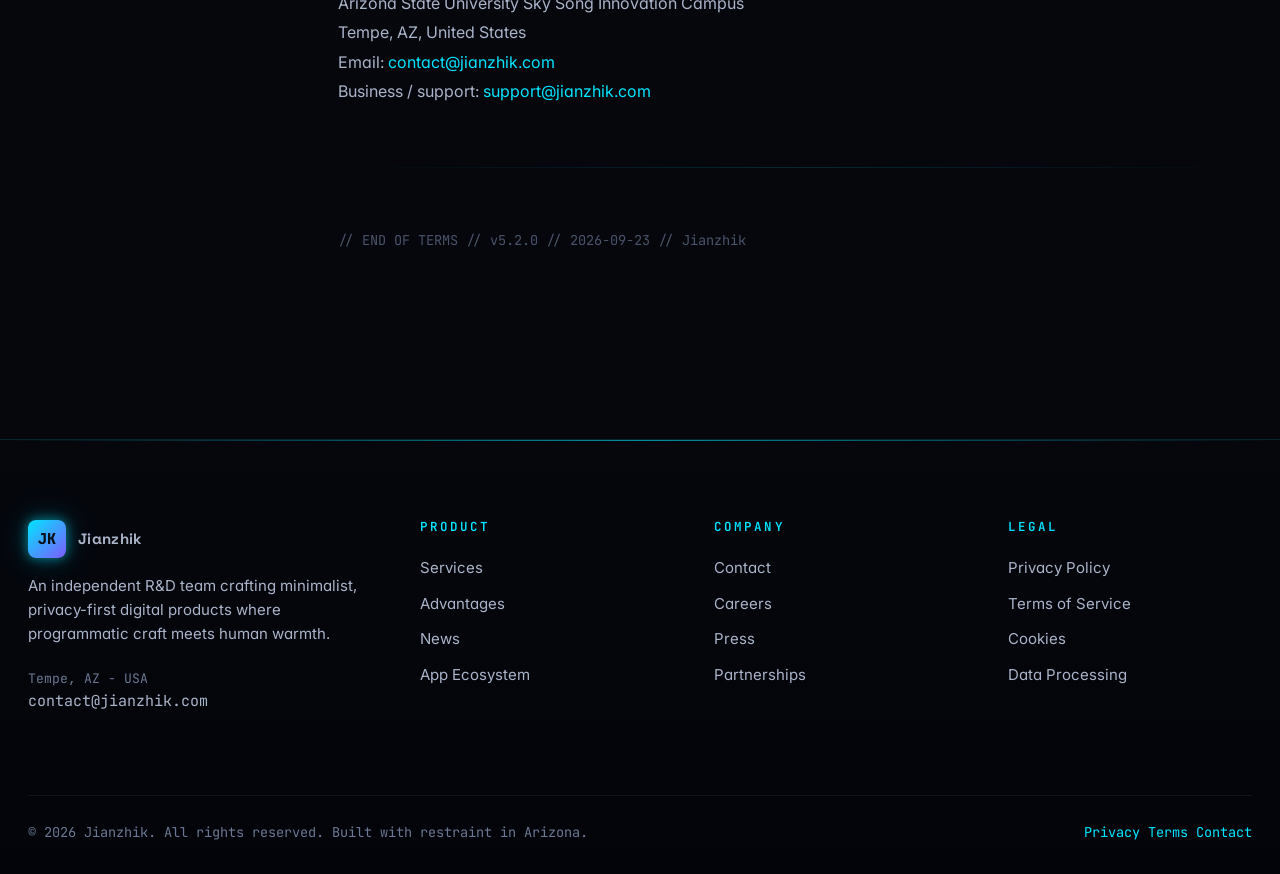
<file: terms-of-service.html>
<!DOCTYPE html>
<html lang="en">
<head>
  <meta charset="UTF-8">
  <meta name="viewport" content="width=device-width, initial-scale=1.0, viewport-fit=cover">
  <meta http-equiv="X-UA-Compatible" content="IE=edge">
  <title>Terms of Service - Jianzhik | Apps, Website &amp; Services</title>
  <meta name="description" content="Terms of service governing your use of Jianzhik websites, applications and related services. Covers licence grants, acceptable use, subscriptions, intellectual property, disclaimers, liability, governing law and dispute resolution.">
  <meta name="keywords" content="jianzhik terms, app terms, EULA, subscription terms, app store terms">
  <meta name="robots" content="index, follow">
  <meta name="theme-color" content="#05070d">

  <link rel="canonical" href="https://jianzhik.com/terms-of-service.html">
  <link rel="alternate" hreflang="en" href="https://jianzhik.com/terms-of-service.html">

  <meta property="og:type" content="article">
  <meta property="og:title" content="Terms of Service - Jianzhik">
  <meta property="og:description" content="Terms governing your use of Jianzhik websites, applications and services.">
  <meta property="og:url" content="https://jianzhik.com/terms-of-service.html">
  <meta property="og:image" content="https://jianzhik.com/images/og/og-default.png">
  <meta name="twitter:card" content="summary_large_image">
  <meta name="twitter:title" content="Terms of Service - Jianzhik">
  <meta name="twitter:description" content="Terms governing your use of Jianzhik services.">
  <meta name="twitter:image" content="https://jianzhik.com/images/og/og-default.png">

  <link rel="icon" type="image/svg+xml" href="images/icons/logo-mark.svg">
  <link rel="apple-touch-icon" href="images/icons/logo-mark.svg">

  <link rel="preconnect" href="https://fonts.googleapis.com">
  <link rel="preconnect" href="https://fonts.gstatic.com" crossorigin>
  <link href="https://fonts.googleapis.com/css2?family=Inter:wght@400;500;600;700&family=JetBrains+Mono:wght@400;500;600&family=Space+Grotesk:wght@500;600;700&display=swap" rel="stylesheet">

  <link rel="stylesheet" href="css/main.css">
  <link rel="stylesheet" href="css/animations.css">
  <link rel="stylesheet" href="css/pages.css">

  <script type="application/ld+json">
  {
    "@context": "https://schema.org",
    "@type": "WebPage",
    "name": "Terms of Service - Jianzhik",
    "url": "https://jianzhik.com/terms-of-service.html",
    "description": "Terms governing your use of Jianzhik services.",
    "inLanguage": "en-US",
    "dateModified": "2026-09-23",
    "publisher": {
      "@type": "Organization",
      "name": "Jianzhik",
      "email": "contact@jianzhik.com"
    }
  }
  </script>
</head>
<body>
<a href="#main" class="skip-link">Skip to main content</a>
<div class="grid-bg"></div>
<div class="bg-noise"></div>
<div class="scroll-progress" aria-hidden="true"></div>
<header class="nav" role="banner">
  <div class="nav-inner">
    <a href="index.html" class="nav-brand" aria-label="Jianzhik home">
      <span class="brand-mark" aria-hidden="true">JK</span>
      <span>Jianzhik<small>// legal</small></span>
    </a>
    <nav role="navigation" aria-label="Primary">
      <ul class="nav-links">
        <li><a href="index.html">Home</a></li>
        <li><a href="services.html">Services</a></li>
        <li><a href="advantages.html">Advantages</a></li>
        <li><a href="news.html">News</a></li>
        <li><a href="contact.html">Contact</a></li>
      </ul>
    </nav>
    <div class="nav-cta">
      <a href="contact.html" class="btn btn-primary">Contact <span class="arrow">-></span></a>
      <button class="nav-mobile-toggle" aria-label="Toggle menu" aria-expanded="false">
        <svg width="22" height="22" viewBox="0 0 24 24" fill="none" stroke="currentColor" stroke-width="2" stroke-linecap="round"><line x1="3" y1="6" x2="21" y2="6"/><line x1="3" y1="12" x2="21" y2="12"/><line x1="3" y1="18" x2="21" y2="18"/></svg>
      </button>
    </div>
  </div>
</header>

<main id="main" role="main">

<section class="page-hero" aria-labelledby="tos-title">
  <div class="wrap-1400">
    <div class="breadcrumb"><a href="index.html">Home</a> <span class="sep">/</span> <span>Terms of Service</span></div>
    <h1 id="tos-title">Terms of <span class="gradient-text">Service</span>.</h1>
    <p class="lead">The legal agreement between you and Jianzhik for the use of our websites, applications and related services. Please read it. We have tried to write it the way a reasonable person would.</p>
    <div class="meta">
      <span><span class="dot"></span> Effective 23 September 2026</span>
      <span>v 5.2.0</span>
      <span>Last review: 22 Sep 2026</span>
    </div>
  </div>
</section>

<section aria-labelledby="legal-main">
  <div class="wrap-1400">
    <div class="legal-wrap">
      <aside class="legal-toc" aria-label="Table of contents">
        <h5>// Contents</h5>
        <ul>
          <li><a href="#acceptance">1. Acceptance</a></li>
          <li><a href="#definitions">2. Definitions</a></li>
          <li><a href="#eligibility">3. Eligibility &amp; Age</a></li>
          <li><a href="#licence">4. Licence Grant</a></li>
          <li><a href="#account">5. Accounts &amp; Security</a></li>
          <li><a href="#subscriptions">6. Subscriptions &amp; Billing</a></li>
          <li><a href="#iap">7. In-App Purchases</a></li>
          <li><a href="#free-trial">8. Free Trials</a></li>
          <li><a href="#refunds">9. Refunds</a></li>
          <li><a href="#acceptable-use">10. Acceptable Use</a></li>
          <li><a href="#ip">11. Intellectual Property</a></li>
          <li><a href="#ugc">12. User Content</a></li>
          <li><a href="#third-party">13. Third-Party Services</a></li>
          <li><a href="#app-store-tos">14. App Store Specific Terms</a></li>
          <li><a href="#updates">15. Updates &amp; Changes</a></li>
          <li><a href="#termination">16. Termination</a></li>
          <li><a href="#disclaimer">17. Disclaimer of Warranties</a></li>
          <li><a href="#liability">18. Limitation of Liability</a></li>
          <li><a href="#indemnity">19. Indemnification</a></li>
          <li><a href="#export">20. Export Controls</a></li>
          <li><a href="#governing-law">21. Governing Law</a></li>
          <li><a href="#disputes">22. Disputes &amp; Arbitration</a></li>
          <li><a href="#class-action">23. Class-Action Waiver</a></li>
          <li><a href="#accessibility">24. Accessibility</a></li>
          <li><a href="#force-majeure">25. Force Majeure</a></li>
          <li><a href="#assignment">26. Assignment</a></li>
          <li><a href="#severability">27. Severability</a></li>
          <li><a href="#entire-agreement">28. Entire Agreement</a></li>
          <li><a href="#changes">29. Changes to Terms</a></li>
          <li><a href="#contact">30. Contact</a></li>
        </ul>
      </aside>

      <article class="legal-content" id="legal-main">
        <span class="updated">Effective 23 September 2026</span>

        <h2 id="acceptance">1. Acceptance</h2>
        <p>These Terms of Service ("Terms") form a binding agreement between you and Jianzhik ("we", "us", "our"), an independent product studio based at Arizona State University Sky Song Innovation Campus, Tempe, Arizona, United States. By installing, accessing or otherwise using our websites, mobile, desktop, tablet, visionOS or other applications, or any related services (collectively, the "Services"), you agree to these Terms.</p>
        <p>If you do not agree, do not use the Services. If you are accepting these Terms on behalf of an entity, you represent that you have authority to bind that entity.</p>

        <h2 id="definitions">2. Definitions</h2>
        <ul>
          <li><strong>"Apps"</strong>" - the mobile, tablet, desktop, visionOS, web or other applications published by Jianzhik.</li>
          <li><strong>"Website"</strong>" - jianzhik.com and any subdomain.</li>
          <li><strong>"Content"</strong>" - text, graphics, images, music, audio, video, software, data, code and other material.</li>
          <li><strong>"End User"</strong>" - any natural person using the Services.</li>
          <li><strong>"Subscription"</strong>" - a recurring paid entitlement to access a paid tier of the Services.</li>
          <li><strong>"In-App Purchase"</strong>" - a non-recurring purchase made inside an App, including consumables, non-consumables and unlocks.</li>
        </ul>

        <h2 id="eligibility">3. Eligibility &amp; Age</h2>
        <p>You must be at least 13 years old (or higher where required by your local jurisdiction) to use the Services. If you are under the age of majority in your jurisdiction, your parent or legal guardian must accept these Terms on your behalf. We do not knowingly collect data from, or direct the Services to, children under 13.</p>

        <h2 id="licence">4. Licence Grant</h2>
        <p>Subject to your compliance with these Terms and any payment obligations, we grant you a personal, non-exclusive, non-transferable, revocable licence to:</p>
        <ul>
          <li>Install and use the Apps on devices you own or control, solely for your personal, non-commercial purposes (unless a separate commercial licence is in place).</li>
          <li>Access the Website and its Content for personal, non-commercial purposes.</li>
        </ul>
        <p>You may not sublicense, resell, lease, rent or otherwise commercially exploit the Services except as expressly permitted.</p>

        <h2 id="account">5. Accounts &amp; Security</h2>
        <p>Most of our Apps do not require an account. Where an account is required (e.g. for sync, premium features, support), you agree to:</p>
        <ul>
          <li>Provide accurate and complete information.</li>
          <li>Maintain the security of your credentials, including any device passcode, biometric key, recovery phrase or two-factor configuration.</li>
          <li>Promptly notify us of any suspected unauthorised access.</li>
        </ul>
        <p>You are responsible for all activity under your account, whether or not authorised.</p>

        <h2 id="subscriptions">6. Subscriptions &amp; Billing</h2>
        <p>Where we offer paid Subscriptions, additional terms apply at the point of purchase. By starting a Subscription you agree to the then-current pricing, billing frequency and renewal terms. Subscriptions auto-renew unless cancelled at least 24 hours before the end of the current billing cycle. You may cancel via your App Store account settings.</p>

        <h2 id="iap">7. In-App Purchases</h2>
        <p>In-App Purchases (consumables, non-consumables and unlocks) are processed by the relevant App Store operator (Apple, Google, Huawei, Xiaomi, Samsung, Microsoft or Amazon) and are subject to that operator's terms, including their refund policies.</p>

        <h2 id="free-trial">8. Free Trials</h2>
        <p>We may offer free trials. If a Subscription begins after a free trial, you will be charged the then-current price at the end of the trial unless you cancel before the trial ends. We will notify you of the trial end via in-app notice and / or email.</p>

        <h2 id="refunds">9. Refunds</h2>
        <p>Refunds for purchases made through an App Store are governed by that App Store's refund policy. Where a refund is owed for purchases made directly through us (e.g. Website purchases), we will process the refund within 14 days of approval. Statutory rights of withdrawal, where applicable, are preserved.</p>

        <h2 id="acceptable-use">10. Acceptable Use</h2>
        <p>You agree not to:</p>
        <ul>
          <li>Reverse engineer, decompile, disassemble, or otherwise attempt to derive source code from the Apps, except to the extent expressly permitted by applicable law.</li>
          <li>Modify, adapt, translate or create derivative works of the Services.</li>
          <li>Remove or alter any proprietary notices or labels.</li>
          <li>Use the Services to violate any law, regulation or third-party right.</li>
          <li>Upload malicious code, attempt to gain unauthorised access, or interfere with the experience of other users.</li>
          <li>Circumvent or attempt to circumvent rate limits, security mechanisms, paywalls, DRM or licence enforcement.</li>
          <li>Use the Services in any manner that could damage, disable, overburden or impair our infrastructure.</li>
          <li>Use any automated means to access, scrape, crawl or mirror the Services, except as permitted by our robots.txt.</li>
          <li>Use the Services for the development or training of competing products or machine learning models.</li>
        </ul>

        <h2 id="ip">11. Intellectual Property</h2>
        <p>All intellectual property rights in the Services and the Content (including source code, designs, audio, motion, photographs, trademarks, logos) are and remain the property of Jianzhik or its licensors. No rights are granted to you other than the limited licence expressly set out in these Terms.</p>

        <h2 id="ugc">12. User Content</h2>
        <p>Where the Services allow you to submit, post, upload or otherwise make available content ("User Content"), you retain ownership of your User Content. You grant us a worldwide, non-exclusive, royalty-free, sublicensable, transferable licence to host, store, reproduce, modify (for technical reasons such as format conversion), distribute and display your User Content solely to operate and improve the Services you use.</p>
        <p>You represent that you have all rights necessary to grant this licence and that your User Content does not violate any law or third-party right.</p>

        <h2 id="third-party">13. Third-Party Services</h2>
        <p>The Services may integrate third-party SDKs, APIs and platforms (advertising networks, payment processors, analytics, maps, social logins, etc.). Your use of those services is subject to their own terms and privacy policies. A current list of advertising and monetisation partners is maintained in our Privacy Policy (see <a href="privacy-policy.html#ad-networks">Privacy Policy § 9</a>).</p>

        <h2 id="app-store-tos">14. App Store Specific Terms</h2>
        <p>If you obtained an App from a third-party App Store operator (Apple, Google, Huawei, Xiaomi, Samsung, Microsoft, Amazon or any other), you acknowledge that:</p>
        <ul>
          <li>These Terms are between you and Jianzhik, not the App Store operator. The operator has no obligation to provide maintenance or support.</li>
          <li>The operator is not responsible for any warranty, product liability, or infringement claims relating to the App.</li>
          <li>The operator may amend the App Store terms from time to time; we will use reasonable efforts to notify you of any material change.</li>
          <li>You may report any App-related issue to us at <a href="mailto:contact@jianzhik.com">contact@jianzhik.com</a> or, in the alternative, to the operator's customer support.</li>
          <li>For Apple: Apple and its subsidiaries are third-party beneficiaries of these Terms and may enforce them against you. Apple's minimum terms (EULA) apply and, in case of conflict with these Terms for Apps obtained through Apple, the Apple EULA prevails with respect to your use of that App.</li>
          <li>For Google Play: the Google Play Terms of Service apply to your use of the Play Store.</li>
          <li>For Huawei AppGallery: the Huawei Developer Consumer Terms apply.</li>
          <li>For Xiaomi GetApps: the Xiaomi End User Terms apply.</li>
          <li>For Samsung Galaxy Store: the Samsung Galaxy Store Terms and Conditions apply.</li>
          <li>For Microsoft Store: the Microsoft Services Agreement and Microsoft Store Terms of Sale apply.</li>
          <li>For Amazon Appstore: the Amazon Appstore Terms of Use apply.</li>
        </ul>
        <p>Where required by law, our Apps are age-gated at the storefront in accordance with the applicable platform's age-rating system.</p>

        <h2 id="updates">15. Updates &amp; Changes</h2>
        <p>We may release updates that include bug fixes, new features, performance improvements, security patches and compatibility changes. Updates may be automatic or require your manual action depending on the platform and your device settings. We may also discontinue any feature or Service at any time, with reasonable notice where practicable.</p>

        <h2 id="termination">16. Termination</h2>
        <p>These Terms remain in effect until terminated. You may terminate at any time by uninstalling the Apps and discontinuing use of the Services. We may suspend or terminate your access if you breach these Terms, if required by law, or if we discontinue the Services. Upon termination:</p>
        <ul>
          <li>Your licence to use the Services ends.</li>
          <li>You remain liable for any amounts owed up to the date of termination.</li>
          <li>Provisions that by their nature should survive (including IP, disclaimers, liability limits, governing law) will survive.</li>
        </ul>

        <h2 id="disclaimer">17. Disclaimer of Warranties</h2>
        <p>TO THE MAXIMUM EXTENT PERMITTED BY APPLICABLE LAW, THE SERVICES ARE PROVIDED "AS IS" AND "AS AVAILABLE" WITHOUT WARRANTIES OF ANY KIND, EXPRESS OR IMPLIED, INCLUDING WITHOUT LIMITATION IMPLIED WARRANTIES OF MERCHANTABILITY, FITNESS FOR A PARTICULAR PURPOSE, NON-INFRINGEMENT, ACCURACY OR QUIET ENJOYMENT. WE DO NOT WARRANT THAT THE SERVICES WILL BE UNINTERRUPTED, ERROR-FREE OR SECURE.</p>

        <h2 id="liability">18. Limitation of Liability</h2>
        <p>TO THE MAXIMUM EXTENT PERMITTED BY APPLICABLE LAW, IN NO EVENT WILL JIANZHIK, ITS DIRECTORS, EMPLOYEES, PARTNERS, AGENTS OR AFFILIATES BE LIABLE FOR ANY INDIRECT, INCIDENTAL, SPECIAL, CONSEQUENTIAL OR PUNITIVE DAMAGES, INCLUDING LOSS OF PROFITS, DATA, USE, GOODWILL OR OTHER INTANGIBLE LOSSES, ARISING OUT OF OR IN CONNECTION WITH THE SERVICES. IN JURISDICTIONS THAT DO NOT ALLOW THE EXCLUSION OR LIMITATION OF CERTAIN DAMAGES, OUR LIABILITY WILL BE LIMITED TO THE MAXIMUM EXTENT PERMITTED BY LAW.</p>
        <p>OUR AGGREGATE LIABILITY UNDER THESE TERMS SHALL NOT EXCEED THE GREATER OF (A) THE AMOUNT YOU PAID US IN THE 12 MONTHS PRECEDING THE EVENT GIVING RISE TO THE CLAIM, OR (B) ONE HUNDRED UNITED STATES DOLLARS (US$100).</p>

        <h2 id="indemnity">19. Indemnification</h2>
        <p>You agree to indemnify and hold harmless Jianzhik from any claims, losses, liabilities, damages and expenses (including reasonable attorneys' fees) arising from your breach of these Terms or your use of the Services.</p>

        <h2 id="export">20. Export Controls &amp; Sanctions</h2>
        <p>You agree to comply with all applicable export control and sanctions laws and regulations, including those administered by the U.S. Department of Commerce, the U.S. Department of the Treasury (OFAC), the U.K. Department for International Trade, the European Union and any other applicable authority. You may not use the Services if you are located in, or a resident or national of, any embargoed country or are on any sanctions list.</p>

        <h2 id="governing-law">21. Governing Law</h2>
        <p>These Terms are governed by the laws of the State of Arizona, United States, without regard to its conflict-of-laws principles. The United Nations Convention on Contracts for the International Sale of Goods does not apply.</p>

        <h2 id="disputes">22. Disputes &amp; Arbitration</h2>
        <p>We will try to resolve any dispute informally first. Please email <a href="mailto:contact@jianzhik.com">contact@jianzhik.com</a> with the subject "Dispute". If we cannot resolve the dispute within 30 days, any unresolved dispute will be resolved exclusively in the state or federal courts located in Maricopa County, Arizona, except where prohibited by law.</p>
        <p>For consumers in the European Economic Area, the United Kingdom or Switzerland, this does not deprive you of the protection of the mandatory laws of your country of residence or your right to bring claims in your local courts.</p>

        <h2 id="class-action">23. Class-Action Waiver</h2>
        <p>Where permitted by law, you and Jianzhik agree that any dispute resolution proceedings will be conducted only on an individual basis and not in a class, consolidated or representative action. If this waiver is found unenforceable, the dispute will be decided by a court of competent jurisdiction.</p>

        <h2 id="accessibility">24. Accessibility</h2>
        <p>We design our Services to be accessible to people with disabilities and comply with applicable accessibility laws including the Americans with Disabilities Act (ADA), Section 508 of the Rehabilitation Act, the European Accessibility Act (EAA) and the UK's Equality Act 2010. If you encounter accessibility issues, please write to <a href="mailto:contact@jianzhik.com">contact@jianzhik.com</a> and we will work with you to address them.</p>

        <h2 id="force-majeure">25. Force Majeure</h2>
        <p>We will not be liable for any failure or delay in performance to the extent caused by events beyond our reasonable control, including acts of God, war, terrorism, civil unrest, government actions, epidemics, pandemics, internet or telecommunications failures, power failures, or denial-of-service attacks.</p>

        <h2 id="assignment">26. Assignment</h2>
        <p>You may not assign or transfer these Terms without our prior written consent. We may assign these Terms in connection with a merger, acquisition, corporate reorganisation or sale of all or substantially all of our assets without your consent.</p>

        <h2 id="severability">27. Severability</h2>
        <p>If any provision of these Terms is held to be invalid, illegal or unenforceable, that provision will be enforced to the maximum extent permitted by applicable law and the remaining provisions will remain in full force and effect.</p>

        <h2 id="entire-agreement">28. Entire Agreement</h2>
        <p>These Terms (and any additional terms referenced for specific Services) constitute the entire agreement between you and Jianzhik with respect to the Services and supersede all prior or contemporaneous communications, representations or agreements.</p>

        <h2 id="changes">29. Changes to these Terms</h2>
        <p>We may update these Terms. The "Effective" date at the top reflects when the most recent changes were made. Where changes are material we will notify you via:</p>
        <ul>
          <li>An in-app banner on next launch.</li>
          <li>A field-notes newsletter issue (if you are subscribed).</li>
          <li>A notice on the Website homepage.</li>
        </ul>
        <p>Your continued use of the Services after a change indicates acceptance of the updated Terms.</p>

        <h2 id="contact">30. Contact</h2>
        <p>For any question, notice or request relating to these Terms, please contact:</p>
        <p><strong>Jianzhik - Legal Office</strong><br>
          Arizona State University Sky Song Innovation Campus<br>
          Tempe, AZ, United States<br>
          Email: <a href="mailto:contact@jianzhik.com">contact@jianzhik.com</a><br>
          Business / support: <a href="mailto:support@jianzhik.com">support@jianzhik.com</a></p>

        <div class="divider" style="margin:60px 0;"></div>
        <p style="color:var(--text-mute);font-size:.85rem;font-family:var(--ff-mono);">// END OF TERMS // v5.2.0 // 2026-09-23 // Jianzhik</p>

      </article>
    </div>
  </div>
</section>

</main>

<footer class="footer" role="contentinfo">
  <div class="wrap-1400">
    <div class="footer-grid">
      <div class="footer-col footer-brand">
        <a href="index.html" class="nav-brand" aria-label="Jianzhik home">
          <span class="brand-mark" aria-hidden="true">JK</span>
          <span>Jianzhik</span>
        </a>
        <p>An independent R&amp;D team crafting minimalist, privacy-first digital products where programmatic craft meets human warmth.</p>
        <p style="color:var(--text-3);font-family:var(--ff-mono);font-size:.82rem;">
          Tempe, AZ - USA<br>
          <a href="mailto:contact@jianzhik.com">contact@jianzhik.com</a>
        </p>
      </div>
      <div class="footer-col">
        <h5>Product</h5>
        <ul>
          <li><a href="services.html">Services</a></li>
          <li><a href="advantages.html">Advantages</a></li>
          <li><a href="news.html">News</a></li>
          <li><a href="index.html#apps">App Ecosystem</a></li>
        </ul>
      </div>
      <div class="footer-col">
        <h5>Company</h5>
        <ul>
          <li><a href="contact.html">Contact</a></li>
          <li><a href="contact.html#careers">Careers</a></li>
          <li><a href="contact.html#press">Press</a></li>
          <li><a href="contact.html#partnerships">Partnerships</a></li>
        </ul>
      </div>
      <div class="footer-col">
        <h5>Legal</h5>
        <ul>
          <li><a href="privacy-policy.html">Privacy Policy</a></li>
          <li><a href="terms-of-service.html">Terms of Service</a></li>
          <li><a href="privacy-policy.html#cookies">Cookies</a></li>
          <li><a href="privacy-policy.html#dpa">Data Processing</a></li>
        </ul>
      </div>
    </div>
    <div class="footer-bottom">
      <div>&copy; <span data-year>2026</span> Jianzhik. All rights reserved. Built with restraint in Arizona.</div>
      <div class="legal-links">
        <a href="privacy-policy.html">Privacy</a>
        <a href="terms-of-service.html">Terms</a>
        <a href="contact.html">Contact</a>
      </div>
    </div>
  </div>
</footer>

<script src="js/main.js"></script>
<script src="js/particles.js" defer></script>
<script src="js/charts.js" defer></script>
<script src="js/interactions.js" defer></script>
</body>
</html>
</file>
<file: css/main.css>
/* ============================================================
   Jianzhik.com — Global Design System
   Big-Data / Cybersecurity / Cyberpunk Visual Language
   ============================================================ */

/* ----------- Reset & Base ----------- */
*, *::before, *::after { box-sizing: border-box; margin: 0; padding: 0; }
html { scroll-behavior: smooth; -webkit-text-size-adjust: 100%; }
body {
  font-family: 'Inter', 'Segoe UI', -apple-system, BlinkMacSystemFont, Roboto, 'Helvetica Neue', Arial, sans-serif;
  background: var(--bg-0);
  color: var(--text-1);
  line-height: 1.6;
  overflow-x: hidden;
  font-feature-settings: "ss01", "cv11";
  -webkit-font-smoothing: antialiased;
  -moz-osx-font-smoothing: grayscale;
  min-height: 100vh;
}

/* ----------- Design Tokens ----------- */
:root {
  --bg-0: #05070d;
  --bg-1: #0a0e1a;
  --bg-2: #0f1424;
  --bg-3: #141a2e;
  --bg-glass: rgba(15, 20, 36, 0.55);

  --text-1: #e6edf7;
  --text-2: #aab4c8;
  --text-3: #6c7891;
  --text-mute: #4a5469;

  --cyan: #00e5ff;
  --cyan-2: #00b8d4;
  --cyan-soft: rgba(0, 229, 255, 0.15);
  --violet: #7c5cff;
  --violet-2: #5b3aff;
  --violet-soft: rgba(124, 92, 255, 0.18);
  --green: #00ffa3;
  --green-soft: rgba(0, 255, 163, 0.15);
  --amber: #ffb547;
  --red: #ff4d6d;

  --border-1: rgba(0, 229, 255, 0.15);
  --border-2: rgba(124, 92, 255, 0.20);
  --border-3: rgba(255, 255, 255, 0.06);

  --glow-cyan: 0 0 12px rgba(0, 229, 255, 0.55), 0 0 30px rgba(0, 229, 255, 0.25);
  --glow-violet: 0 0 12px rgba(124, 92, 255, 0.55), 0 0 30px rgba(124, 92, 255, 0.25);

  --radius-1: 6px;
  --radius-2: 12px;
  --radius-3: 18px;
  --radius-4: 24px;

  --ff-mono: 'JetBrains Mono', 'Fira Code', 'SF Mono', Menlo, Consolas, monospace;
  --ff-display: 'Space Grotesk', 'Inter', sans-serif;
}

/* ----------- Typography ----------- */
h1, h2, h3, h4, h5, h6 {
  font-family: var(--ff-display);
  font-weight: 600;
  line-height: 1.2;
  color: var(--text-1);
  letter-spacing: -0.01em;
}
h1 { font-size: clamp(2.4rem, 5vw, 4.2rem); font-weight: 700; }
h2 { font-size: clamp(1.9rem, 3.6vw, 2.9rem); }
h3 { font-size: clamp(1.3rem, 2vw, 1.7rem); }
h4 { font-size: 1.15rem; }
p  { color: var(--text-2); }

a { color: var(--cyan); text-decoration: none; transition: color .2s ease; }
a:hover { color: var(--cyan-2); }
::selection { background: var(--cyan); color: var(--bg-0); }

/* ----------- Layout primitives ----------- */
.wrap-1200, .wrap-1400 { max-width: 1320px; margin: 0 auto; padding: 0 28px; }
.wrap-1400 { max-width: 1400px; }

section { position: relative; padding: 110px 0; }
@media (max-width: 900px) { section { padding: 80px 0; } }

.section-header { max-width: 820px; margin: 0 auto 70px; text-align: center; }
.section-header .eyebrow {
  display: inline-block;
  font-family: var(--ff-mono);
  font-size: .8rem;
  letter-spacing: .25em;
  color: var(--cyan);
  background: var(--cyan-soft);
  border: 1px solid var(--border-1);
  padding: 6px 14px;
  border-radius: 999px;
  margin-bottom: 18px;
  text-transform: uppercase;
}
.section-header h2 { margin-bottom: 18px; }
.section-header p { color: var(--text-2); font-size: 1.05rem; }

/* ----------- Buttons ----------- */
.btn {
  display: inline-flex; align-items: center; gap: 10px;
  padding: 13px 24px;
  font-family: var(--ff-display); font-weight: 600; font-size: .95rem;
  border-radius: var(--radius-1);
  cursor: pointer; transition: all .25s ease;
  border: 1px solid transparent;
  position: relative; overflow: hidden;
  white-space: nowrap;
}
.btn-primary {
  background: linear-gradient(135deg, var(--cyan) 0%, var(--violet) 100%);
  color: #04111a;
  box-shadow: var(--glow-cyan);
}
.btn-primary:hover { transform: translateY(-2px); color: #04111a; box-shadow: 0 0 18px rgba(0,229,255,.7), 0 0 36px rgba(124,92,255,.5); }
.btn-ghost {
  background: rgba(255,255,255,0.03);
  border: 1px solid var(--border-1);
  color: var(--text-1);
}
.btn-ghost:hover { background: var(--cyan-soft); border-color: var(--cyan); color: var(--cyan); }
.btn .arrow { transition: transform .25s ease; }
.btn:hover .arrow { transform: translateX(4px); }

/* ----------- Cards ----------- */
.card {
  background: linear-gradient(180deg, rgba(15,20,36,0.7) 0%, rgba(10,14,26,0.7) 100%);
  border: 1px solid var(--border-3);
  border-radius: var(--radius-2);
  padding: 28px;
  position: relative;
  overflow: hidden;
  transition: transform .35s ease, border-color .35s ease, box-shadow .35s ease;
  backdrop-filter: blur(8px);
  -webkit-backdrop-filter: blur(8px);
}
.card::before {
  content: "";
  position: absolute; inset: 0;
  background: linear-gradient(135deg, transparent 0%, transparent 50%, rgba(0,229,255,0.06) 100%);
  opacity: 0; transition: opacity .35s ease;
  pointer-events: none;
}
.card:hover { transform: translateY(-4px); border-color: var(--border-1); box-shadow: 0 12px 40px rgba(0, 229, 255, 0.08); }
.card:hover::before { opacity: 1; }
.card-title { color: var(--text-1); font-family: var(--ff-display); font-size: 1.2rem; margin-bottom: 10px; }
.card-text { color: var(--text-2); font-size: .96rem; }

/* ----------- Top Navigation ----------- */
.nav {
  position: fixed; top: 0; left: 0; right: 0;
  z-index: 1000;
  padding: 18px 0;
  transition: all .3s ease;
  background: rgba(5, 7, 13, 0.45);
  backdrop-filter: blur(14px) saturate(160%);
  -webkit-backdrop-filter: blur(14px) saturate(160%);
  border-bottom: 1px solid var(--border-3);
}
.nav.scrolled {
  background: rgba(5, 7, 13, 0.85);
  border-bottom-color: var(--border-1);
  padding: 12px 0;
}
.nav-inner {
  max-width: 1400px; margin: 0 auto; padding: 0 28px;
  display: flex; align-items: center; justify-content: space-between; gap: 28px;
}
.nav-brand {
  display: flex; align-items: center; gap: 12px;
  font-family: var(--ff-display); font-weight: 700; font-size: 1.15rem;
  color: var(--text-1);
  letter-spacing: .02em;
}
.nav-brand .brand-mark {
  width: 38px; height: 38px;
  display: grid; place-items: center;
  border-radius: 8px;
  background: linear-gradient(135deg, var(--cyan), var(--violet));
  color: #04111a; font-weight: 800;
  box-shadow: var(--glow-cyan);
  font-family: var(--ff-mono);
}
.nav-brand small { color: var(--text-3); font-weight: 400; font-size: .72rem; letter-spacing: .25em; text-transform: uppercase; margin-left: 6px; font-family: var(--ff-mono); }
.nav-links {
  display: flex; align-items: center; gap: 4px;
  list-style: none;
}
.nav-links a {
  color: var(--text-2);
  padding: 9px 16px;
  border-radius: 6px;
  font-size: .94rem;
  font-weight: 500;
  position: relative;
  transition: all .2s ease;
}
.nav-links a:hover { color: var(--text-1); background: rgba(0,229,255,0.06); }
.nav-links a.active { color: var(--cyan); background: rgba(0,229,255,0.08); }
.nav-links a.active::after {
  content: ""; position: absolute; left: 50%; bottom: -2px; transform: translateX(-50%);
  width: 16px; height: 2px; background: var(--cyan); border-radius: 2px;
  box-shadow: var(--glow-cyan);
}
.nav-cta { display: flex; align-items: center; gap: 12px; }
.nav-mobile-toggle { display: none; }
@media (max-width: 980px) {
  .nav-links {
    position: fixed; top: 70px; left: 0; right: 0;
    flex-direction: column; align-items: stretch;
    background: rgba(5,7,13,.97);
    padding: 22px;
    gap: 6px;
    transform: translateY(-12px); opacity: 0; pointer-events: none;
    transition: all .3s ease;
    border-bottom: 1px solid var(--border-1);
  }
  .nav-links.open { transform: translateY(0); opacity: 1; pointer-events: auto; }
  .nav-links a { padding: 14px 18px; }
  .nav-mobile-toggle {
    display: grid; place-items: center;
    width: 42px; height: 42px;
    background: rgba(255,255,255,.04);
    border: 1px solid var(--border-1);
    border-radius: 8px;
    color: var(--cyan); cursor: pointer;
  }
}

/* ----------- Footer ----------- */
.footer {
  position: relative;
  background: linear-gradient(180deg, var(--bg-0) 0%, #02040a 100%);
  border-top: 1px solid var(--border-1);
  padding: 80px 0 30px;
  margin-top: 60px;
  overflow: hidden;
}
.footer::before {
  content: ""; position: absolute; left: 0; right: 0; top: 0; height: 1px;
  background: linear-gradient(90deg, transparent, var(--cyan), transparent);
  opacity: .6;
}
.footer-grid {
  display: grid;
  grid-template-columns: 1.4fr 1fr 1fr 1fr;
  gap: 50px;
  margin-bottom: 60px;
}
@media (max-width: 900px) { .footer-grid { grid-template-columns: 1fr 1fr; gap: 40px; } }
@media (max-width: 560px) { .footer-grid { grid-template-columns: 1fr; } }
.footer-col h5 {
  font-family: var(--ff-mono);
  font-size: .78rem;
  letter-spacing: .25em;
  text-transform: uppercase;
  color: var(--cyan);
  margin-bottom: 20px;
}
.footer-col ul { list-style: none; }
.footer-col li { margin-bottom: 10px; }
.footer-col a { color: var(--text-2); font-size: .94rem; transition: color .2s ease; }
.footer-col a:hover { color: var(--cyan); }
.footer-brand p { color: var(--text-2); font-size: .94rem; margin: 16px 0 22px; }
.footer-meta { font-size: .85rem; color: var(--text-3); }
.footer-meta .legal-links { display: flex; flex-wrap: wrap; gap: 18px; margin-top: 8px; }
.footer-meta .legal-links a { color: var(--text-3); font-size: .82rem; }
.footer-meta .legal-links a:hover { color: var(--cyan); }
.footer-bottom {
  border-top: 1px solid var(--border-3);
  padding-top: 26px;
  display: flex; justify-content: space-between; align-items: center; gap: 16px;
  font-size: .85rem; color: var(--text-3);
  font-family: var(--ff-mono);
  flex-wrap: wrap;
}
@media (max-width: 700px) { .footer-bottom { flex-direction: column; text-align: center; } }

/* ----------- Utility classes ----------- */
.text-cyan { color: var(--cyan); }
.text-violet { color: var(--violet); }
.text-green { color: var(--green); }
.text-amber { color: var(--amber); }
.text-mono { font-family: var(--ff-mono); }
.divider {
  height: 1px; background: linear-gradient(90deg, transparent, var(--border-1), transparent);
  margin: 40px 0;
}
.tag {
  display: inline-flex; align-items: center; gap: 6px;
  font-family: var(--ff-mono); font-size: .72rem;
  letter-spacing: .15em; text-transform: uppercase;
  padding: 4px 10px;
  border-radius: 4px;
  background: var(--cyan-soft); color: var(--cyan);
  border: 1px solid var(--border-1);
}
.tag.violet { background: var(--violet-soft); color: var(--violet); border-color: var(--border-2); }
.tag.green { background: var(--green-soft); color: var(--green); border-color: rgba(0,255,163,.3); }

/* ----------- Accessibility ----------- */
:focus-visible { outline: 2px solid var(--cyan); outline-offset: 3px; border-radius: 4px; }
.sr-only { position: absolute; width: 1px; height: 1px; padding: 0; margin: -1px; overflow: hidden; clip: rect(0,0,0,0); border: 0; }
.skip-link {
  position: absolute; top: -40px; left: 8px;
  background: var(--cyan); color: var(--bg-0);
  padding: 8px 12px; border-radius: 4px;
  z-index: 9999;
}
.skip-link:focus { top: 8px; }

/* ----------- Section positioning relative to grid-bg ----------- */
main, header, footer, section { position: relative; z-index: 2; }

/* ----------- Scrollbar ----------- */
::-webkit-scrollbar { width: 10px; height: 10px; }
::-webkit-scrollbar-track { background: var(--bg-0); }
::-webkit-scrollbar-thumb {
  background: linear-gradient(180deg, var(--cyan), var(--violet));
  border-radius: 6px;
  border: 2px solid var(--bg-0);
}
::-webkit-scrollbar-thumb:hover { background: var(--cyan); }
/* ----------- Grid background (global) ----------- */
.grid-bg {
  position: fixed;
  inset: 0;
  pointer-events: none;
  z-index: 0;
  background-image:
    linear-gradient(rgba(0, 229, 255, 0.05) 1px, transparent 1px),
    linear-gradient(90deg, rgba(0, 229, 255, 0.05) 1px, transparent 1px);
  background-size: 56px 56px;
  mask-image: radial-gradient(ellipse at 50% 30%, #000 0%, transparent 70%);
  -webkit-mask-image: radial-gradient(ellipse at 50% 30%, #000 0%, transparent 70%);
}
.bg-noise {
  position: fixed; inset: 0; pointer-events: none; z-index: 1; opacity: .035; mix-blend-mode: overlay;
  background-image: url("data:image/svg+xml;utf8,<svg xmlns='http://www.w3.org/2000/svg' width='160' height='160'><filter id='n'><feTurbulence type='fractalNoise' baseFrequency='0.9' numOctaves='2' stitchTiles='stitch'/></filter><rect width='100%' height='100%' filter='url(%23n)' opacity='1'/></svg>");
}
</file>
<file: css/animations.css>
/* ============================================================
   Jianzhik.com — Animations & Data-viz Visual Effects
   ============================================================ */

/* ----------- Keyframes ----------- */
@keyframes float-y {
  0%, 100% { transform: translateY(0); }
  50% { transform: translateY(-12px); }
}
@keyframes pulse-glow {
  0%, 100% { box-shadow: 0 0 12px rgba(0,229,255,.4), 0 0 30px rgba(0,229,255,.15); }
  50% { box-shadow: 0 0 22px rgba(0,229,255,.75), 0 0 50px rgba(0,229,255,.35); }
}
@keyframes scan-line {
  0% { transform: translateY(-100%); opacity: 0; }
  10% { opacity: 1; }
  90% { opacity: 1; }
  100% { transform: translateY(120vh); opacity: 0; }
}
@keyframes blink-cursor {
  0%, 49% { opacity: 1; }
  50%, 100% { opacity: 0; }
}
@keyframes rotate-slow {
  from { transform: rotate(0deg); }
  to { transform: rotate(360deg); }
}
@keyframes rotate-reverse {
  from { transform: rotate(360deg); }
  to { transform: rotate(0deg); }
}
@keyframes orbit {
  from { transform: rotate(0deg) translateX(var(--r, 120px)) rotate(0deg); }
  to   { transform: rotate(360deg) translateX(var(--r, 120px)) rotate(-360deg); }
}
@keyframes dash-flow {
  to { stroke-dashoffset: -200; }
}
@keyframes data-stream {
  0% { transform: translateY(-100%); opacity: 0; }
  20% { opacity: 1; }
  80% { opacity: 1; }
  100% { transform: translateY(100vh); opacity: 0; }
}
@keyframes shimmer {
  0% { background-position: -200% 0; }
  100% { background-position: 200% 0; }
}
@keyframes glitch {
  0%, 100% { transform: translate(0); text-shadow: 0 0 transparent; }
  20% { transform: translate(-1px, 1px); text-shadow: 2px 0 var(--cyan), -2px 0 var(--violet); }
  40% { transform: translate(1px, -1px); text-shadow: -1px 0 var(--violet), 1px 0 var(--cyan); }
  60% { transform: translate(-1px, -1px); text-shadow: 1px 0 var(--cyan), -1px 0 var(--violet); }
}
@keyframes fade-in-up {
  from { opacity: 0; transform: translateY(40px); }
  to { opacity: 1; transform: translateY(0); }
}
@keyframes fade-in {
  from { opacity: 0; } to { opacity: 1; }
}
@keyframes scale-in {
  from { opacity: 0; transform: scale(.92); }
  to { opacity: 1; transform: scale(1); }
}
@keyframes ripple {
  0% { transform: scale(.6); opacity: .8; }
  100% { transform: scale(2.4); opacity: 0; }
}
@keyframes count-pulse {
  0%, 100% { transform: scale(1); }
  50% { transform: scale(1.05); }
}
@keyframes bar-grow {
  from { transform: scaleY(0); }
  to { transform: scaleY(1); }
}
@keyframes ring-draw {
  from { stroke-dasharray: 0 1000; }
}
@keyframes conic-spin {
  from { transform: rotate(0deg); }
  to { transform: rotate(360deg); }
}
@keyframes glow-pulse {
  0%, 100% { filter: drop-shadow(0 0 6px rgba(0,229,255,.6)); }
  50% { filter: drop-shadow(0 0 14px rgba(0,229,255,1)); }
}

/* ----------- Reveal-on-scroll utility ----------- */
.reveal { opacity: 0; transform: translateY(40px); transition: opacity .8s ease, transform .8s ease; }
.reveal.in { opacity: 1; transform: translateY(0); }
.reveal.delay-1 { transition-delay: .08s; }
.reveal.delay-2 { transition-delay: .16s; }
.reveal.delay-3 { transition-delay: .24s; }
.reveal.delay-4 { transition-delay: .32s; }
.reveal.delay-5 { transition-delay: .40s; }
.reveal.delay-6 { transition-delay: .48s; }
.reveal-scale { opacity: 0; transform: scale(.92); transition: opacity .8s ease, transform .8s ease; }
.reveal-scale.in { opacity: 1; transform: scale(1); }

/* ----------- Glitch text ----------- */
.glitch {
  position: relative;
  display: inline-block;
  color: var(--text-1);
}
.glitch::before, .glitch::after {
  content: attr(data-text);
  position: absolute; left: 0; top: 0; width: 100%; height: 100%;
  pointer-events: none;
}
.glitch::before {
  color: var(--cyan);
  transform: translate(-2px, 0);
  mix-blend-mode: screen;
  animation: glitch 6s infinite steps(1);
  clip-path: polygon(0 0, 100% 0, 100% 33%, 0 33%);
}
.glitch::after {
  color: var(--violet);
  transform: translate(2px, 0);
  mix-blend-mode: screen;
  animation: glitch 7s infinite steps(1);
  clip-path: polygon(0 66%, 100% 66%, 100% 100%, 0 100%);
}

/* ----------- Typing cursor ----------- */
.cursor::after {
  content: "▍";
  margin-left: 4px;
  color: var(--cyan);
  animation: blink-cursor 1s infinite;
  font-weight: 400;
}

/* ----------- Floating ----------- */
.float { animation: float-y 6s ease-in-out infinite; }
.float-2 { animation: float-y 8s ease-in-out infinite; animation-delay: -2s; }

/* ----------- Pulse glow ----------- */
.pulse-glow { animation: pulse-glow 3s ease-in-out infinite; }

/* ----------- Scan lines overlay ----------- */
.scanlines { position: relative; overflow: hidden; }
.scanlines::after {
  content: ""; position: absolute; inset: 0;
  background: repeating-linear-gradient(0deg, rgba(0,229,255,.04) 0 1px, transparent 1px 4px);
  pointer-events: none; mix-blend-mode: overlay;
  opacity: .7;
}

/* ----------- Gradient text ----------- */
.gradient-text {
  background: linear-gradient(135deg, var(--cyan) 0%, var(--violet) 60%, #ff4dd2 100%);
  -webkit-background-clip: text; background-clip: text;
  color: transparent;
}
.gradient-text-2 {
  background: linear-gradient(135deg, #fff 0%, var(--cyan) 50%, var(--violet) 100%);
  -webkit-background-clip: text; background-clip: text;
  color: transparent;
}

/* ----------- HUD frame around elements ----------- */
.hud-frame { position: relative; }
.hud-frame::before, .hud-frame::after,
.hud-frame > .hud-corner {
  content: ""; position: absolute; width: 16px; height: 16px;
  border-color: var(--cyan); border-style: solid; border-width: 0;
  pointer-events: none;
}
.hud-frame::before { top: -1px; left: -1px; border-top-width: 1px; border-left-width: 1px; }
.hud-frame::after { top: -1px; right: -1px; border-top-width: 1px; border-right-width: 1px; }
.hud-frame > .hud-corner.bl { bottom: -1px; left: -1px; border-bottom-width: 1px; border-left-width: 1px; }
.hud-frame > .hud-corner.br { bottom: -1px; right: -1px; border-bottom-width: 1px; border-right-width: 1px; }

/* ----------- Marquee strip ----------- */
.marquee {
  overflow: hidden; position: relative;
  mask-image: linear-gradient(90deg, transparent, #000 8%, #000 92%, transparent);
  -webkit-mask-image: linear-gradient(90deg, transparent, #000 8%, #000 92%, transparent);
}
.marquee-track {
  display: inline-flex; gap: 60px; padding: 14px 0;
  white-space: nowrap;
  animation: marquee-scroll 36s linear infinite;
}
@keyframes marquee-scroll {
  from { transform: translateX(0); }
  to { transform: translateX(-50%); }
}
.marquee-item { color: var(--text-3); font-family: var(--ff-mono); font-size: .9rem; letter-spacing: .15em; text-transform: uppercase; display: inline-flex; align-items: center; gap: 14px; }
.marquee-item .dot { width: 6px; height: 6px; background: var(--cyan); border-radius: 50%; box-shadow: var(--glow-cyan); }

/* ----------- Bar chart grow ----------- */
.bar-grow { transform-origin: bottom; animation: bar-grow 1.2s cubic-bezier(.16,1,.3,1) both; }

/* ----------- Spinning rings ----------- */
.ring-spin { animation: rotate-slow 12s linear infinite; transform-origin: center; }
.ring-spin-rev { animation: rotate-reverse 18s linear infinite; transform-origin: center; }

/* ----------- Code / monospace decorative blocks ----------- */
.code-block {
  font-family: var(--ff-mono);
  font-size: .82rem;
  background: rgba(5,7,13,.6);
  border: 1px solid var(--border-1);
  border-radius: 8px;
  padding: 16px 18px;
  color: var(--text-2);
  overflow-x: auto;
  line-height: 1.7;
}
.code-block .k { color: var(--violet); }
.code-block .s { color: var(--green); }
.code-block .c { color: var(--text-mute); font-style: italic; }
.code-block .n { color: var(--cyan); }
.code-block .v { color: var(--amber); }

/* ----------- Spinner / loader ----------- */
.spinner {
  width: 60px; height: 60px;
  border: 2px solid rgba(0,229,255,.15);
  border-top-color: var(--cyan);
  border-right-color: var(--violet);
  border-radius: 50%;
  animation: rotate-slow 1.2s linear infinite;
}
@keyframes bar-fill {
  from { width: 0; }
  to { width: var(--w, 100%); }
}
</file>
<file: css/pages.css>
/* ============================================================
   Jianzhik.com — Page-specific Styles
   ============================================================ */

/* ----------- Page sub-hero ----------- */
.page-hero {
  padding: 180px 0 80px;
  position: relative;
  overflow: hidden;
}
.page-hero::before {
  content: ""; position: absolute; inset: 0;
  background:
    radial-gradient(ellipse 60% 60% at 50% 30%, rgba(0,229,255,.18) 0%, transparent 60%),
    radial-gradient(ellipse 40% 40% at 80% 50%, rgba(124,92,255,.18) 0%, transparent 60%);
  pointer-events: none;
  z-index: 0;
}
.page-hero > .wrap-1400 { position: relative; z-index: 1; }
.page-hero .breadcrumb {
  display: inline-flex; align-items: center; gap: 8px;
  font-family: var(--ff-mono); font-size: .82rem;
  color: var(--text-3);
  letter-spacing: .15em; text-transform: uppercase;
  margin-bottom: 20px;
}
.page-hero .breadcrumb a { color: var(--text-3); }
.page-hero .breadcrumb a:hover { color: var(--cyan); }
.page-hero .breadcrumb .sep { opacity: .5; }
.page-hero h1 {
  font-size: clamp(2.4rem, 5vw, 4rem);
  margin-bottom: 18px;
  max-width: 900px;
}
.page-hero .lead {
  font-size: 1.1rem;
  color: var(--text-2);
  max-width: 720px;
  line-height: 1.7;
}
.page-hero .meta {
  margin-top: 28px;
  display: flex; gap: 24px; flex-wrap: wrap;
  font-family: var(--ff-mono); font-size: .82rem;
  color: var(--text-3);
}
.page-hero .meta span { display: inline-flex; align-items: center; gap: 6px; }
.page-hero .meta .dot { width: 6px; height: 6px; background: var(--green); border-radius: 50%; box-shadow: 0 0 8px var(--green); }

/* ----------- Home Hero ----------- */
.hero {
  position: relative;
  padding: 160px 0 80px;
  overflow: hidden;
  isolation: isolate;
}
.hero::before {
  content: ""; position: absolute; inset: 0; z-index: -1;
  background:
    radial-gradient(ellipse 60% 50% at 20% 30%, rgba(0,229,255,.18) 0%, transparent 60%),
    radial-gradient(ellipse 50% 50% at 85% 30%, rgba(124,92,255,.22) 0%, transparent 60%),
    radial-gradient(ellipse 50% 50% at 50% 100%, rgba(0,255,163,.10) 0%, transparent 60%);
}
.hero-inner {
  display: grid;
  grid-template-columns: 1.05fr 1fr;
  gap: 60px;
  align-items: center;
}
@media (max-width: 1024px) { .hero-inner { grid-template-columns: 1fr; gap: 50px; } }
.hero-left .eyebrow {
  display: inline-flex; align-items: center; gap: 10px;
  font-family: var(--ff-mono); font-size: .8rem;
  letter-spacing: .25em; text-transform: uppercase;
  color: var(--cyan);
  background: var(--cyan-soft);
  border: 1px solid var(--border-1);
  padding: 8px 14px;
  border-radius: 999px;
  margin-bottom: 22px;
}
.hero-left .eyebrow .pulse {
  width: 8px; height: 8px; background: var(--cyan);
  border-radius: 50%; box-shadow: 0 0 10px var(--cyan);
  animation: pulse-glow 2s ease-in-out infinite;
}
.hero h1 {
  font-size: clamp(2.6rem, 6vw, 4.8rem);
  line-height: 1.05;
  letter-spacing: -0.02em;
  margin-bottom: 24px;
}
.hero h1 .accent { color: var(--cyan); }
.hero .sub {
  font-size: 1.15rem;
  color: var(--text-2);
  margin-bottom: 36px;
  max-width: 580px;
  line-height: 1.7;
}
.hero-actions { display: flex; gap: 14px; flex-wrap: wrap; margin-bottom: 50px; }
.hero-stats {
  display: grid;
  grid-template-columns: repeat(3, 1fr);
  gap: 30px;
  padding-top: 32px;
  border-top: 1px solid var(--border-3);
}
.hero-stat .num {
  font-family: var(--ff-display);
  font-size: clamp(1.8rem, 3.5vw, 2.6rem);
  font-weight: 700;
  color: var(--text-1);
  letter-spacing: -0.02em;
  line-height: 1;
  margin-bottom: 8px;
}
.hero-stat .num .unit {
  font-size: .55em;
  color: var(--cyan);
  margin-left: 4px;
  font-weight: 600;
}
.hero-stat .label {
  font-family: var(--ff-mono);
  font-size: .75rem;
  letter-spacing: .18em;
  text-transform: uppercase;
  color: var(--text-3);
}

/* ----------- Dashboard visual ----------- */
.hero-right { position: relative; perspective: 1400px; }
.dashboard {
  position: relative;
  border-radius: var(--radius-3);
  border: 1px solid var(--border-1);
  background: linear-gradient(180deg, rgba(15,20,36,.85) 0%, rgba(10,14,26,.9) 100%);
  padding: 24px;
  backdrop-filter: blur(12px);
  -webkit-backdrop-filter: blur(12px);
  box-shadow:
    0 30px 80px rgba(0, 229, 255, 0.10),
    0 10px 30px rgba(0,0,0,.5);
  transform: rotateX(2deg) rotateY(-6deg);
  transition: transform .6s ease;
}
.dashboard:hover { transform: rotateX(0) rotateY(0); }
.dash-header {
  display: flex; align-items: center; justify-content: space-between;
  padding-bottom: 16px;
  border-bottom: 1px solid var(--border-3);
  margin-bottom: 18px;
}
.dash-header .title {
  font-family: var(--ff-mono); font-size: .82rem;
  color: var(--text-2); letter-spacing: .15em; text-transform: uppercase;
}
.dash-header .dots { display: flex; gap: 6px; }
.dash-header .dots span { width: 10px; height: 10px; border-radius: 50%; background: var(--text-mute); }
.dash-header .dots span:nth-child(1) { background: var(--red); box-shadow: 0 0 6px var(--red); }
.dash-header .dots span:nth-child(2) { background: var(--amber); box-shadow: 0 0 6px var(--amber); }
.dash-header .dots span:nth-child(3) { background: var(--green); box-shadow: 0 0 6px var(--green); }
.dash-metrics { display: grid; grid-template-columns: repeat(3, 1fr); gap: 14px; margin-bottom: 20px; }
.dash-metric {
  border: 1px solid var(--border-3);
  border-radius: 10px;
  padding: 14px;
  background: rgba(5,7,13,.4);
}
.dash-metric .lbl { font-family: var(--ff-mono); font-size: .68rem; color: var(--text-3); text-transform: uppercase; letter-spacing: .15em; margin-bottom: 8px; }
.dash-metric .val { font-family: var(--ff-display); font-size: 1.45rem; color: var(--text-1); font-weight: 600; line-height: 1; }
.dash-metric .delta { font-family: var(--ff-mono); font-size: .7rem; margin-top: 6px; }
.dash-metric .delta.up { color: var(--green); }
.dash-metric .delta.dn { color: var(--red); }
.dash-chart {
  height: 180px;
  border: 1px solid var(--border-3);
  border-radius: 10px;
  background:
    linear-gradient(180deg, rgba(0,229,255,.04) 0%, transparent 100%),
    rgba(5,7,13,.4);
  position: relative;
  overflow: hidden;
}
.dash-chart svg { width: 100%; height: 100%; display: block; }
.dash-bottom { display: grid; grid-template-columns: 1fr 1fr; gap: 14px; margin-top: 18px; }
.dash-bars {
  height: 90px;
  border: 1px solid var(--border-3);
  border-radius: 10px;
  padding: 12px 14px;
  background: rgba(5,7,13,.4);
  display: flex; align-items: flex-end; gap: 6px;
}
.dash-bars .bar {
  flex: 1;
  background: linear-gradient(180deg, var(--cyan) 0%, var(--violet) 100%);
  border-radius: 3px 3px 0 0;
  opacity: .85;
  position: relative;
}
.dash-bars .bar::after { content: ""; position: absolute; left: 0; right: 0; top: 0; height: 1px; background: rgba(255,255,255,.4); }
.dash-list {
  border: 1px solid var(--border-3);
  border-radius: 10px;
  padding: 10px 14px;
  background: rgba(5,7,13,.4);
  font-family: var(--ff-mono); font-size: .72rem;
}
.dash-list-row { display: flex; align-items: center; gap: 8px; padding: 5px 0; border-bottom: 1px dashed rgba(255,255,255,.05); color: var(--text-2); }
.dash-list-row:last-child { border-bottom: 0; }
.dash-list-row .led { width: 6px; height: 6px; border-radius: 50%; background: var(--green); box-shadow: 0 0 4px var(--green); }
.dash-list-row .led.w { background: var(--amber); box-shadow: 0 0 4px var(--amber); }
.dash-list-row .led.b { background: var(--cyan); box-shadow: 0 0 4px var(--cyan); }
.orbit-deco { position: absolute; inset: 0; pointer-events: none; }
.orbit-deco .blob { position: absolute; border-radius: 50%; filter: blur(40px); opacity: .35; }
.orbit-deco .blob.b1 { width: 220px; height: 220px; background: var(--cyan); top: -10%; left: -10%; }
.orbit-deco .blob.b2 { width: 180px; height: 180px; background: var(--violet); bottom: -10%; right: -8%; }

/* Trusted-by strip */
.trusted { padding: 50px 0; border-top: 1px solid var(--border-3); border-bottom: 1px solid var(--border-3); background: rgba(5,7,13,.4); }
.trusted-label { text-align: center; font-family: var(--ff-mono); font-size: .75rem; letter-spacing: .25em; text-transform: uppercase; color: var(--text-3); margin-bottom: 22px; }
.trusted-grid { display: flex; flex-wrap: wrap; gap: 40px 60px; justify-content: center; align-items: center; }
.trusted-item { display: inline-flex; align-items: center; gap: 10px; color: var(--text-3); font-family: var(--ff-display); font-weight: 600; font-size: 1.1rem; opacity: .7; transition: all .3s ease; }
.trusted-item:hover { opacity: 1; color: var(--cyan); transform: translateY(-2px); }
.trusted-item svg { width: 28px; height: 28px; }

/* ----------- Capabilities / Pillars ----------- */
.pillars { display: grid; grid-template-columns: repeat(4, 1fr); gap: 20px; }
@media (max-width: 1024px) { .pillars { grid-template-columns: repeat(2, 1fr); } }
@media (max-width: 560px)  { .pillars { grid-template-columns: 1fr; } }
.pillar {
  padding: 30px 26px;
  position: relative;
  background: linear-gradient(180deg, rgba(15,20,36,.6) 0%, rgba(10,14,26,.6) 100%);
  border: 1px solid var(--border-3);
  border-radius: var(--radius-2);
  overflow: hidden;
  transition: all .35s ease;
}
.pillar:hover { transform: translateY(-4px); border-color: var(--border-1); }
.pillar .num {
  font-family: var(--ff-mono); font-size: .72rem;
  letter-spacing: .25em; color: var(--cyan); margin-bottom: 22px;
}
.pillar .icon-wrap {
  width: 52px; height: 52px;
  border-radius: 12px;
  background: linear-gradient(135deg, rgba(0,229,255,.15) 0%, rgba(124,92,255,.15) 100%);
  border: 1px solid var(--border-1);
  display: grid; place-items: center;
  color: var(--cyan);
  margin-bottom: 22px;
}
.pillar h3 { font-size: 1.18rem; margin-bottom: 12px; }
.pillar p { font-size: .94rem; color: var(--text-2); }
.pillar .arrow {
  position: absolute; bottom: 24px; right: 24px;
  color: var(--text-mute);
  transition: all .3s ease;
}
.pillar:hover .arrow { color: var(--cyan); transform: translate(2px, -2px); }

/* ----------- Service matrix (services page) ----------- */
.service-grid { display: grid; grid-template-columns: repeat(3, 1fr); gap: 22px; }
@media (max-width: 980px) { .service-grid { grid-template-columns: repeat(2, 1fr); } }
@media (max-width: 600px)  { .service-grid { grid-template-columns: 1fr; } }
.service {
  padding: 32px 28px;
  background: linear-gradient(180deg, rgba(15,20,36,.7) 0%, rgba(10,14,26,.7) 100%);
  border: 1px solid var(--border-3);
  border-radius: var(--radius-2);
  position: relative;
  overflow: hidden;
  transition: all .35s ease;
}
.service::after {
  content: ""; position: absolute; right: -40px; top: -40px;
  width: 140px; height: 140px;
  background: radial-gradient(circle at center, rgba(0,229,255,.18) 0%, transparent 70%);
  opacity: 0;
  transition: opacity .35s ease;
}
.service:hover { transform: translateY(-4px); border-color: var(--border-1); }
.service:hover::after { opacity: 1; }
.service .tag-row { display: flex; gap: 8px; flex-wrap: wrap; margin-bottom: 20px; }
.service .icon-wrap {
  width: 56px; height: 56px;
  border-radius: 14px;
  background: linear-gradient(135deg, rgba(0,229,255,.12) 0%, rgba(124,92,255,.12) 100%);
  border: 1px solid var(--border-1);
  display: grid; place-items: center;
  color: var(--cyan);
  margin-bottom: 22px;
}
.service h3 { font-size: 1.22rem; margin-bottom: 10px; }
.service .sub { color: var(--cyan); font-family: var(--ff-mono); font-size: .78rem; letter-spacing: .1em; margin-bottom: 14px; }
.service p { font-size: .94rem; color: var(--text-2); margin-bottom: 18px; }
.service ul { list-style: none; padding: 0; }
.service li {
  font-size: .9rem; color: var(--text-2);
  padding: 6px 0;
  display: flex; align-items: flex-start; gap: 10px;
  border-bottom: 1px dashed rgba(255,255,255,.05);
}
.service li:last-child { border-bottom: 0; }
.service li::before {
  content: "▸"; color: var(--cyan); font-size: .8rem;
  margin-top: 2px;
}

/* Feature tabs */
.feature-tabs { display: grid; grid-template-columns: 280px 1fr; gap: 30px; margin-top: 30px; }
@media (max-width: 900px) { .feature-tabs { grid-template-columns: 1fr; } }
.feature-tab-list { display: flex; flex-direction: column; gap: 8px; }
.feature-tab {
  padding: 18px 20px;
  background: rgba(15,20,36,.5);
  border: 1px solid var(--border-3);
  border-radius: 10px;
  cursor: pointer;
  transition: all .25s ease;
  display: flex; align-items: center; gap: 14px;
}
.feature-tab:hover { border-color: var(--border-1); }
.feature-tab.active {
  background: linear-gradient(135deg, rgba(0,229,255,.10) 0%, rgba(124,92,255,.10) 100%);
  border-color: var(--cyan);
  box-shadow: 0 0 0 1px var(--cyan), 0 0 20px rgba(0,229,255,.15);
}
.feature-tab .ic { width: 36px; height: 36px; display: grid; place-items: center; border-radius: 8px; background: rgba(0,229,255,.1); color: var(--cyan); flex-shrink: 0; }
.feature-tab .t { font-family: var(--ff-display); font-weight: 600; color: var(--text-1); font-size: 1rem; }
.feature-tab .d { font-family: var(--ff-mono); font-size: .72rem; color: var(--text-3); letter-spacing: .12em; text-transform: uppercase; }

.feature-panel {
  background: linear-gradient(180deg, rgba(15,20,36,.6) 0%, rgba(10,14,26,.6) 100%);
  border: 1px solid var(--border-1);
  border-radius: 12px;
  padding: 36px;
  display: none;
  min-height: 360px;
}
.feature-panel.active { display: block; animation: fade-in .4s ease; }
.feature-panel h3 { font-size: 1.4rem; margin-bottom: 14px; }
.feature-panel p { color: var(--text-2); margin-bottom: 24px; }
.feature-panel .stats-row { display: grid; grid-template-columns: repeat(3, 1fr); gap: 18px; margin-top: 24px; padding-top: 24px; border-top: 1px solid var(--border-3); }
.feature-panel .stat-block .v { font-family: var(--ff-display); font-size: 1.8rem; color: var(--cyan); font-weight: 700; }
.feature-panel .stat-block .l { font-family: var(--ff-mono); font-size: .72rem; color: var(--text-3); text-transform: uppercase; letter-spacing: .12em; margin-top: 4px; }

/* ----------- Advantages grid (advantages page) ----------- */
.adv-grid { display: grid; grid-template-columns: repeat(3, 1fr); gap: 22px; }
@media (max-width: 980px) { .adv-grid { grid-template-columns: repeat(2, 1fr); } }
@media (max-width: 600px)  { .adv-grid { grid-template-columns: 1fr; } }
.adv-card {
  padding: 32px 28px;
  background: linear-gradient(180deg, rgba(15,20,36,.7) 0%, rgba(10,14,26,.7) 100%);
  border: 1px solid var(--border-3);
  border-radius: var(--radius-2);
  position: relative;
  overflow: hidden;
  transition: all .35s ease;
}
.adv-card:hover { transform: translateY(-4px); border-color: var(--border-1); }
.adv-card .big {
  font-family: var(--ff-display); font-size: 3.4rem;
  font-weight: 700;
  background: linear-gradient(135deg, var(--cyan) 0%, var(--violet) 100%);
  -webkit-background-clip: text; background-clip: text;
  color: transparent;
  line-height: 1;
  margin-bottom: 12px;
}
.adv-card h3 { font-size: 1.18rem; margin-bottom: 10px; }
.adv-card p { font-size: .92rem; color: var(--text-2); }

/* Big stats strip */
.big-stats {
  display: grid;
  grid-template-columns: repeat(4, 1fr);
  gap: 22px;
  padding: 40px 30px;
  border: 1px solid var(--border-1);
  border-radius: var(--radius-3);
  background: linear-gradient(135deg, rgba(0,229,255,.06) 0%, rgba(124,92,255,.06) 100%);
  position: relative;
  overflow: hidden;
}
.big-stats::before {
  content: ""; position: absolute; inset: 0;
  background:
    repeating-linear-gradient(0deg, rgba(0,229,255,.04) 0 1px, transparent 1px 40px);
  pointer-events: none;
}
@media (max-width: 900px) { .big-stats { grid-template-columns: repeat(2, 1fr); } }
@media (max-width: 480px) { .big-stats { grid-template-columns: 1fr; } }
.big-stat { position: relative; }
.big-stat .v {
  font-family: var(--ff-display);
  font-size: clamp(2.2rem, 4vw, 3.4rem);
  font-weight: 700;
  background: linear-gradient(135deg, var(--cyan) 0%, var(--violet) 100%);
  -webkit-background-clip: text; background-clip: text;
  color: transparent;
  line-height: 1;
  margin-bottom: 8px;
}
.big-stat .l { font-family: var(--ff-mono); font-size: .76rem; letter-spacing: .15em; text-transform: uppercase; color: var(--text-2); }
.big-stat .spark { height: 30px; margin-top: 14px; opacity: .6; }

/* Process / pipeline */
.pipeline {
  display: grid;
  grid-template-columns: repeat(5, 1fr);
  gap: 0;
  border: 1px solid var(--border-1);
  border-radius: var(--radius-2);
  overflow: hidden;
  background: rgba(5,7,13,.5);
}
@media (max-width: 900px) { .pipeline { grid-template-columns: repeat(2, 1fr); } }
@media (max-width: 540px) { .pipeline { grid-template-columns: 1fr; } }
.pipeline-step {
  padding: 30px 24px;
  border-right: 1px solid var(--border-3);
  position: relative;
}
.pipeline-step:last-child { border-right: 0; }
@media (max-width: 900px) {
  .pipeline-step { border-right: 0; border-bottom: 1px solid var(--border-3); }
  .pipeline-step:last-child { border-bottom: 0; }
}
.pipeline-step .step-num {
  font-family: var(--ff-mono); font-size: .72rem; letter-spacing: .25em;
  color: var(--cyan);
  margin-bottom: 18px;
}
.pipeline-step h4 { font-size: 1.1rem; margin-bottom: 10px; }
.pipeline-step p { font-size: .9rem; color: var(--text-2); }
.pipeline-step .ic { width: 44px; height: 44px; display: grid; place-items: center; border-radius: 10px; background: rgba(0,229,255,.1); color: var(--cyan); margin-bottom: 18px; }

/* ----------- News / Blog list ----------- */
.news-controls {
  display: flex; justify-content: space-between; align-items: center;
  flex-wrap: wrap; gap: 16px;
  margin-bottom: 36px;
  padding-bottom: 18px;
  border-bottom: 1px solid var(--border-3);
}
.news-filters { display: flex; gap: 8px; flex-wrap: wrap; }
.news-filter {
  padding: 8px 16px;
  border: 1px solid var(--border-3);
  background: rgba(15,20,36,.4);
  color: var(--text-2);
  border-radius: 999px;
  font-size: .86rem;
  cursor: pointer;
  transition: all .25s ease;
  font-family: var(--ff-mono);
  letter-spacing: .05em;
}
.news-filter:hover { border-color: var(--border-1); color: var(--text-1); }
.news-filter.active { background: var(--cyan-soft); border-color: var(--cyan); color: var(--cyan); }
.news-search {
  display: inline-flex; align-items: center; gap: 8px;
  background: rgba(15,20,36,.4);
  border: 1px solid var(--border-3);
  border-radius: 8px;
  padding: 8px 14px;
}
.news-search input {
  background: transparent; border: 0; color: var(--text-1);
  font-family: var(--ff-mono); font-size: .88rem; outline: none;
  min-width: 220px;
}
.news-search input::placeholder { color: var(--text-mute); }

.news-grid { display: grid; grid-template-columns: repeat(3, 1fr); gap: 24px; }
@media (max-width: 980px) { .news-grid { grid-template-columns: repeat(2, 1fr); } }
@media (max-width: 640px)  { .news-grid { grid-template-columns: 1fr; } }
.news-card {
  background: linear-gradient(180deg, rgba(15,20,36,.7) 0%, rgba(10,14,26,.7) 100%);
  border: 1px solid var(--border-3);
  border-radius: var(--radius-2);
  overflow: hidden;
  transition: all .35s ease;
  display: flex; flex-direction: column;
}
.news-card:hover { transform: translateY(-4px); border-color: var(--border-1); }
.news-card .cover {
  height: 200px;
  background: linear-gradient(135deg, var(--bg-2), var(--bg-3));
  position: relative;
  overflow: hidden;
  display: grid; place-items: center;
  color: var(--cyan);
}
.news-card .cover::before {
  content: ""; position: absolute; inset: 0;
  background-image:
    linear-gradient(rgba(0, 229, 255, .08) 1px, transparent 1px),
    linear-gradient(90deg, rgba(0, 229, 255, .08) 1px, transparent 1px);
  background-size: 24px 24px;
}
.news-card .cover svg { position: relative; z-index: 1; width: 80px; height: 80px; opacity: .85; }
.news-card .body { padding: 24px 24px 28px; flex: 1; display: flex; flex-direction: column; }
.news-card .meta-row { display: flex; gap: 12px; align-items: center; font-family: var(--ff-mono); font-size: .72rem; color: var(--text-3); text-transform: uppercase; letter-spacing: .12em; margin-bottom: 14px; }
.news-card h3 { font-size: 1.16rem; margin-bottom: 12px; line-height: 1.4; }
.news-card p { font-size: .92rem; color: var(--text-2); margin-bottom: 18px; flex: 1; }
.news-card .read-more { color: var(--cyan); font-family: var(--ff-mono); font-size: .82rem; letter-spacing: .12em; text-transform: uppercase; display: inline-flex; align-items: center; gap: 8px; }

/* Featured news */
.news-feature {
  display: grid;
  grid-template-columns: 1.2fr 1fr;
  gap: 30px;
  padding: 30px;
  background: linear-gradient(180deg, rgba(15,20,36,.7) 0%, rgba(10,14,26,.7) 100%);
  border: 1px solid var(--border-1);
  border-radius: var(--radius-3);
  margin-bottom: 40px;
  position: relative;
  overflow: hidden;
}
@media (max-width: 900px) { .news-feature { grid-template-columns: 1fr; } }
.news-feature .visual {
  height: 100%;
  min-height: 320px;
  background: linear-gradient(135deg, rgba(0,229,255,.10), rgba(124,92,255,.10));
  border: 1px solid var(--border-3);
  border-radius: 10px;
  position: relative;
  overflow: hidden;
  display: grid; place-items: center;
}
.news-feature .visual svg { width: 60%; height: 60%; }
.news-feature .meta-row { display: flex; gap: 14px; font-family: var(--ff-mono); font-size: .74rem; color: var(--text-3); text-transform: uppercase; letter-spacing: .12em; margin-bottom: 16px; }
.news-feature .meta-row .tag-featured { color: var(--cyan); }
.news-feature h2 { font-size: clamp(1.6rem, 2.6vw, 2.2rem); margin-bottom: 16px; }
.news-feature p { font-size: 1rem; color: var(--text-2); margin-bottom: 24px; line-height: 1.7; }
.news-feature .stats-row { display: flex; gap: 24px; flex-wrap: wrap; padding-top: 22px; border-top: 1px solid var(--border-3); }
.news-feature .stats-row .item .v { font-family: var(--ff-display); font-size: 1.4rem; color: var(--cyan); font-weight: 700; }
.news-feature .stats-row .item .l { font-family: var(--ff-mono); font-size: .7rem; color: var(--text-3); text-transform: uppercase; letter-spacing: .15em; }

/* ----------- Contact page ----------- */
.contact-grid { display: grid; grid-template-columns: 1fr 1fr; gap: 50px; }
@media (max-width: 900px) { .contact-grid { grid-template-columns: 1fr; gap: 40px; } }
.contact-info { display: flex; flex-direction: column; gap: 24px; }
.contact-card {
  display: flex; gap: 18px;
  padding: 22px 24px;
  background: linear-gradient(180deg, rgba(15,20,36,.7) 0%, rgba(10,14,26,.7) 100%);
  border: 1px solid var(--border-3);
  border-radius: 12px;
  transition: all .25s ease;
}
.contact-card:hover { border-color: var(--border-1); }
.contact-card .ic {
  width: 44px; height: 44px;
  border-radius: 10px;
  background: var(--cyan-soft); color: var(--cyan);
  display: grid; place-items: center;
  flex-shrink: 0;
  border: 1px solid var(--border-1);
}
.contact-card .label { font-family: var(--ff-mono); font-size: .72rem; letter-spacing: .2em; text-transform: uppercase; color: var(--text-3); margin-bottom: 4px; }
.contact-card .value { font-family: var(--ff-display); font-size: 1.05rem; color: var(--text-1); font-weight: 600; word-break: break-word; }

.form-wrap {
  background: linear-gradient(180deg, rgba(15,20,36,.7) 0%, rgba(10,14,26,.7) 100%);
  border: 1px solid var(--border-1);
  border-radius: var(--radius-3);
  padding: 36px;
  position: relative;
  overflow: hidden;
}
.form-row { display: grid; grid-template-columns: 1fr 1fr; gap: 16px; margin-bottom: 16px; }
@media (max-width: 560px) { .form-row { grid-template-columns: 1fr; } }
.field { margin-bottom: 16px; }
.field label { display: block; font-family: var(--ff-mono); font-size: .74rem; letter-spacing: .15em; text-transform: uppercase; color: var(--text-3); margin-bottom: 8px; }
.field label .req { color: var(--cyan); }
.field input, .field textarea, .field select {
  width: 100%;
  background: rgba(5,7,13,.6);
  border: 1px solid var(--border-3);
  color: var(--text-1);
  padding: 12px 14px;
  border-radius: 8px;
  font-family: var(--ff-mono);
  font-size: .9rem;
  transition: all .2s ease;
  outline: none;
}
.field input:focus, .field textarea:focus, .field select:focus { border-color: var(--cyan); box-shadow: 0 0 0 3px rgba(0, 229, 255, .15); }
.field textarea { resize: vertical; min-height: 130px; }
.field select { appearance: none; background-image: url("data:image/svg+xml;utf8,<svg xmlns='http://www.w3.org/2000/svg' width='12' height='12' viewBox='0 0 12 12'><path d='M2 4l4 4 4-4' stroke='%2300e5ff' stroke-width='1.5' fill='none' stroke-linecap='round'/></svg>"); background-repeat: no-repeat; background-position: right 14px center; }

/* FAQ */
.faq { max-width: 880px; margin: 0 auto; }
.faq-item {
  background: linear-gradient(180deg, rgba(15,20,36,.6) 0%, rgba(10,14,26,.6) 100%);
  border: 1px solid var(--border-3);
  border-radius: 12px;
  margin-bottom: 12px;
  overflow: hidden;
  transition: border-color .25s ease;
}
.faq-item.open { border-color: var(--border-1); }
.faq-q {
  width: 100%;
  padding: 22px 24px;
  background: transparent; border: 0;
  color: var(--text-1); text-align: left;
  font-family: var(--ff-display); font-size: 1.04rem;
  cursor: pointer;
  display: flex; justify-content: space-between; align-items: center; gap: 16px;
  font-weight: 600;
}
.faq-q::after { content: "+"; color: var(--cyan); font-family: var(--ff-mono); font-size: 1.5rem; transition: transform .3s ease; }
.faq-item.open .faq-q::after { content: "−"; }
.faq-a { max-height: 0; overflow: hidden; transition: max-height .35s ease; }
.faq-item.open .faq-a { max-height: 600px; }
.faq-a-inner { padding: 0 24px 22px; color: var(--text-2); font-size: .96rem; line-height: 1.75; }

/* Legal pages */
.legal-wrap { display: grid; grid-template-columns: 260px 1fr; gap: 50px; }
@media (max-width: 980px) { .legal-wrap { grid-template-columns: 1fr; } }
.legal-toc { position: sticky; top: 110px; align-self: start; max-height: calc(100vh - 130px); overflow-y: auto; padding-right: 14px; }
@media (max-width: 980px) { .legal-toc { position: static; max-height: none; padding-right: 0; } }
.legal-toc h5 { font-family: var(--ff-mono); font-size: .74rem; letter-spacing: .25em; text-transform: uppercase; color: var(--cyan); margin-bottom: 16px; }
.legal-toc ul { list-style: none; border-left: 1px solid var(--border-3); }
.legal-toc li { margin-bottom: 4px; }
.legal-toc a { display: block; padding: 6px 0 6px 16px; margin-left: -1px; border-left: 2px solid transparent; color: var(--text-2); font-size: .88rem; transition: all .2s ease; }
.legal-toc a:hover { color: var(--text-1); border-left-color: var(--cyan); }

.legal-content { font-size: 1rem; color: var(--text-2); line-height: 1.85; }
.legal-content h2 { font-size: clamp(1.6rem, 3vw, 2.2rem); margin: 50px 0 18px; padding-top: 30px; border-top: 1px solid var(--border-3); scroll-margin-top: 110px; }
.legal-content h2:first-of-type { border-top: 0; padding-top: 0; margin-top: 0; }
.legal-content h3 { font-size: 1.3rem; margin: 30px 0 12px; color: var(--text-1); scroll-margin-top: 110px; }
.legal-content h4 { font-size: 1.1rem; margin: 22px 0 10px; color: var(--text-1); }
.legal-content p { margin-bottom: 16px; }
.legal-content ul, .legal-content ol { padding-left: 24px; margin-bottom: 18px; }
.legal-content li { margin-bottom: 8px; }
.legal-content strong { color: var(--text-1); font-weight: 600; }
.legal-content .updated { display: inline-block; padding: 6px 14px; background: var(--cyan-soft); border: 1px solid var(--border-1); border-radius: 999px; font-family: var(--ff-mono); font-size: .78rem; color: var(--cyan); margin-bottom: 28px; }
.legal-content table { width: 100%; border-collapse: collapse; margin: 22px 0; font-size: .92rem; }
.legal-content th, .legal-content td { padding: 12px 14px; text-align: left; border: 1px solid var(--border-3); }
.legal-content th { background: rgba(0, 229, 255, .06); font-family: var(--ff-mono); font-size: .82rem; letter-spacing: .08em; text-transform: uppercase; color: var(--cyan); }
.legal-content .callout { padding: 20px 24px; background: var(--cyan-soft); border: 1px solid var(--border-1); border-radius: 10px; margin: 22px 0; color: var(--text-1); }
.legal-content .callout strong { color: var(--cyan); }

/* CTA banner */
.cta-banner {
  position: relative;
  padding: 70px 40px;
  border-radius: var(--radius-3);
  background:
    radial-gradient(ellipse at center, rgba(0,229,255,.18) 0%, transparent 70%),
    linear-gradient(135deg, rgba(0,229,255,.06), rgba(124,92,255,.06));
  border: 1px solid var(--border-1);
  text-align: center;
  overflow: hidden;
}
.cta-banner::before, .cta-banner::after { content: ""; position: absolute; width: 240px; height: 240px; border-radius: 50%; filter: blur(60px); opacity: .25; }
.cta-banner::before { background: var(--cyan); top: -40px; left: -40px; }
.cta-banner::after  { background: var(--violet); bottom: -40px; right: -40px; }
.cta-banner h2 { margin-bottom: 18px; position: relative; }
.cta-banner p { color: var(--text-2); max-width: 640px; margin: 0 auto 28px; position: relative; }
.cta-banner .btn { position: relative; }

/* Scroll progress */
.scroll-progress { position: fixed; top: 0; left: 0; height: 3px; background: linear-gradient(90deg, var(--cyan), var(--violet)); z-index: 9999; width: 0; transition: width .1s ease-out; box-shadow: 0 0 10px var(--cyan); }
.network-canvas { position: absolute; inset: 0; width: 100%; height: 100%; pointer-events: none; z-index: 0; }
.manifesto { display: grid; grid-template-columns: 1fr 1fr; gap: 30px; align-items: center; }
@media (max-width: 900px) { .manifesto { grid-template-columns: 1fr; } }

/* Service icons grid */
.icon-tile {
  width: 64px; height: 64px;
  border-radius: 14px;
  background:
    radial-gradient(circle at 30% 30%, rgba(0,229,255,.18) 0%, transparent 60%),
    linear-gradient(135deg, rgba(0,229,255,.10) 0%, rgba(124,92,255,.10) 100%);
  border: 1px solid var(--border-1);
  display: grid; place-items: center;
  color: var(--cyan);
  position: relative;
  overflow: hidden;
}
.icon-tile::before {
  content: ""; position: absolute; inset: 0;
  background: linear-gradient(135deg, transparent 50%, rgba(0,229,255,.2) 100%);
}
.icon-tile svg { position: relative; z-index: 1; }

/* Phone mockup visual */
.phone-mock {
  width: 280px;
  border-radius: 36px;
  border: 8px solid #0a0e1a;
  background: linear-gradient(180deg, #0a0e1a 0%, #05070d 100%);
  padding: 18px;
  box-shadow:
    0 30px 80px rgba(0,229,255,.15),
    0 0 0 1px rgba(0,229,255,.2);
  position: relative;
  margin: 0 auto;
}
.phone-mock .notch {
  width: 100px; height: 22px;
  background: #05070d;
  border-radius: 0 0 12px 12px;
  margin: -18px auto 18px;
  position: relative;
}
.phone-mock .screen {
  background: linear-gradient(180deg, #05070d 0%, #0f1424 100%);
  border-radius: 8px;
  padding: 14px;
  min-height: 380px;
  position: relative;
  overflow: hidden;
}
.phone-mock .screen::before {
  content: ""; position: absolute; inset: 0;
  background-image:
    linear-gradient(rgba(0,229,255,.06) 1px, transparent 1px),
    linear-gradient(90deg, rgba(0,229,255,.06) 1px, transparent 1px);
  background-size: 16px 16px;
}

/* App categories chips */
.chip-list { display: flex; gap: 8px; flex-wrap: wrap; }
.chip {
  padding: 5px 12px;
  border: 1px solid var(--border-1);
  background: var(--cyan-soft);
  border-radius: 999px;
  font-family: var(--ff-mono); font-size: .72rem;
  letter-spacing: .1em; text-transform: uppercase;
  color: var(--cyan);
}

/* Comparison table */
.compare-table { width: 100%; border-collapse: separate; border-spacing: 0; margin: 30px 0; }
.compare-table th, .compare-table td { padding: 16px 18px; text-align: left; border-bottom: 1px solid var(--border-3); }
.compare-table th { font-family: var(--ff-mono); font-size: .78rem; letter-spacing: .15em; text-transform: uppercase; color: var(--cyan); }
.compare-table td:first-child { font-weight: 600; color: var(--text-1); }
.compare-table tr:hover td { background: rgba(0,229,255,.04); }
.compare-table .yes { color: var(--green); }
.compare-table .no { color: var(--text-mute); }
</file>
